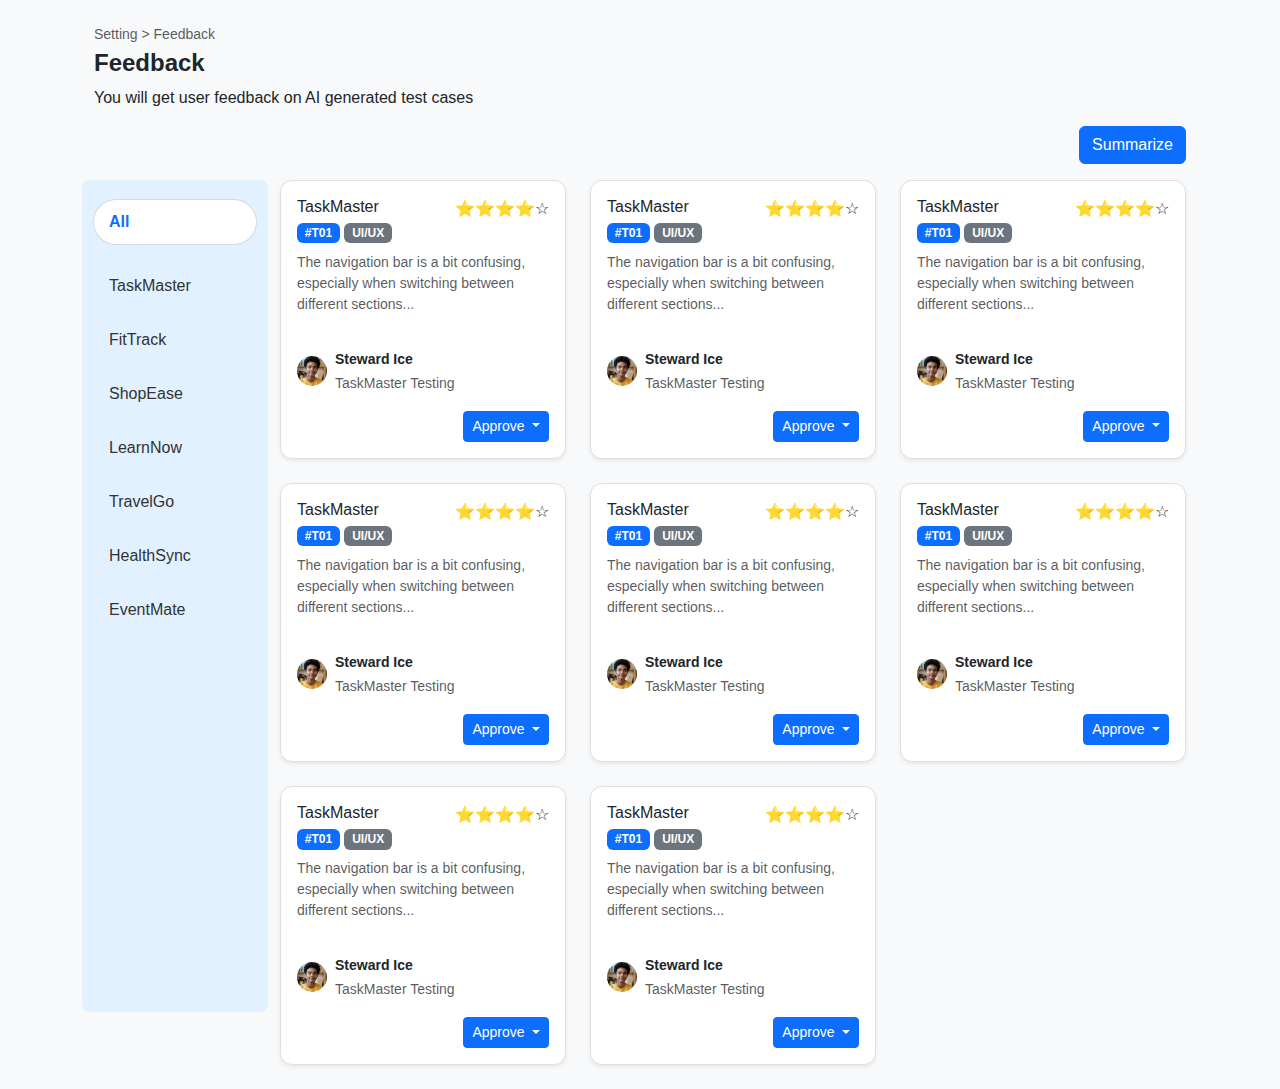
<file: chandru-task/index.html>
<!DOCTYPE html>
<html lang="en">
  <head>
    <meta charset="UTF-8" />
    <title>Feedback UI</title>
    <link
      href="https://cdn.jsdelivr.net/npm/bootstrap@5.3.3/dist/css/bootstrap.min.css"
      rel="stylesheet"
    />
    <link rel="stylesheet" href="style.css" />
  </head>
  <body>
    <div class="container p-4 bg-body-tertiary min-vh-100">
      <p class="text-muted small mb-1">Setting > Feedback</p>
      <h4 class="fw-bold">Feedback</h4>
      <p>You will get user feedback on AI generated test cases</p>
      <div class="d-flex justify-content-end mb-3">
        <button class="btn btn-primary">Summarize</button>
      </div>
      <div class="row">
        <!-- Sidebar -->
        <div class="col-md-2 mb-4 d-flex flex-column">
          <div class="sidebar">
            <div class="all-tab">All</div>
            <ul>
              <li><a href="#">TaskMaster</a></li>
              <li><a href="#">FitTrack</a></li>
              <li><a href="#">ShopEase</a></li>
              <li><a href="#">LearnNow</a></li>
              <li><a href="#">TravelGo</a></li>
              <li><a href="#">HealthSync</a></li>
              <li><a href="#">EventMate</a></li>
            </ul>
          </div>
        </div>

        <!-- Main content -->
        <div class="col-md-10">
          <div class="row g-4">
            <!-- Feedback Card -->
            <div class="col-md-4">
              <div class="card p-3 shadow-sm">
                <div class="d-flex justify-content-between align-items-start">
                  <div>
                    <h6 class="mb-1">TaskMaster</h6>
                    <span class="badge bg-primary">#T01</span>
                    <span class="badge bg-secondary">UI/UX</span>
                  </div>
                  <div>⭐⭐⭐⭐☆</div>
                </div>

                <p class="mt-2 small text-muted">
                  The navigation bar is a bit confusing, especially when
                  switching between different sections...
                </p>

                <div class="d-flex align-items-center gap-2 mt-3">
                  <img
                    src="assets/image/image1.jpg"
                    alt="avatar"
                    class="rounded-circle"
                  />
                  <div>
                    <small><strong>Steward Ice</strong></small
                    ><br />
                    <small class="text-muted">TaskMaster Testing</small>
                  </div>
                </div>

                <div class="d-flex justify-content-between mt-3">
                  <div class="approval-status"></div>
                  <div class="dropdown">
                    <button
                      class="btn btn-primary btn-sm dropdown-toggle approve-btn"
                      data-bs-toggle="dropdown"
                    >
                      Approve
                    </button>
                    <ul class="dropdown-menu">
                      <li>
                        <a
                          class="dropdown-item text-success approve-action"
                          href="#"
                          >Approved</a
                        >
                      </li>
                      <li>
                        <a
                          class="dropdown-item text-danger deny-action"
                          href="#"
                          >Deny</a
                        >
                      </li>
                    </ul>
                  </div>
                </div>
              </div>
            </div>
            <div class="col-md-4">
              <div class="card p-3 shadow-sm">
                <div class="d-flex justify-content-between align-items-start">
                  <div>
                    <h6 class="mb-1">TaskMaster</h6>
                    <span class="badge bg-primary">#T01</span>
                    <span class="badge bg-secondary">UI/UX</span>
                  </div>
                  <div>⭐⭐⭐⭐☆</div>
                </div>

                <p class="mt-2 small text-muted">
                  The navigation bar is a bit confusing, especially when
                  switching between different sections...
                </p>

                <div class="d-flex align-items-center gap-2 mt-3">
                  <img
                    src="assets/image/image1.jpg"
                    alt="avatar"
                    class="rounded-circle"
                  />
                  <div>
                    <small><strong>Steward Ice</strong></small
                    ><br />
                    <small class="text-muted">TaskMaster Testing</small>
                  </div>
                </div>

                <div class="d-flex justify-content-between mt-3">
                  <div class="approval-status"></div>
                  <div class="dropdown">
                    <button
                      class="btn btn-primary btn-sm dropdown-toggle approve-btn"
                      data-bs-toggle="dropdown"
                    >
                      Approve
                    </button>
                    <ul class="dropdown-menu">
                      <li>
                        <a
                          class="dropdown-item text-success approve-action"
                          href="#"
                          >Approved</a
                        >
                      </li>
                      <li>
                        <a
                          class="dropdown-item text-danger deny-action"
                          href="#"
                          >Deny</a
                        >
                      </li>
                    </ul>
                  </div>
                </div>
              </div>
            </div>
            <div class="col-md-4">
              <div class="card p-3 shadow-sm">
                <div class="d-flex justify-content-between align-items-start">
                  <div>
                    <h6 class="mb-1">TaskMaster</h6>
                    <span class="badge bg-primary">#T01</span>
                    <span class="badge bg-secondary">UI/UX</span>
                  </div>
                  <div>⭐⭐⭐⭐☆</div>
                </div>

                <p class="mt-2 small text-muted">
                  The navigation bar is a bit confusing, especially when
                  switching between different sections...
                </p>

                <div class="d-flex align-items-center gap-2 mt-3">
                  <img
                    src="assets/image/image1.jpg"
                    alt="avatar"
                    class="rounded-circle"
                  />
                  <div>
                    <small><strong>Steward Ice</strong></small
                    ><br />
                    <small class="text-muted">TaskMaster Testing</small>
                  </div>
                </div>
                <div class="d-flex justify-content-between mt-3">
                  <div class="approval-status"></div>
                  <div class="dropdown">
                    <button
                      class="btn btn-primary btn-sm dropdown-toggle approve-btn"
                      data-bs-toggle="dropdown"
                    >
                      Approve
                    </button>
                    <ul class="dropdown-menu">
                      <li>
                        <a
                          class="dropdown-item text-success approve-action"
                          href="#"
                          >Approved</a
                        >
                      </li>
                      <li>
                        <a
                          class="dropdown-item text-danger deny-action"
                          href="#"
                          >Deny</a
                        >
                      </li>
                    </ul>
                  </div>
                </div>
              </div>
            </div>
            <div class="col-md-4">
              <div class="card p-3 shadow-sm">
                <div class="d-flex justify-content-between align-items-start">
                  <div>
                    <h6 class="mb-1">TaskMaster</h6>
                    <span class="badge bg-primary">#T01</span>
                    <span class="badge bg-secondary">UI/UX</span>
                  </div>
                  <div>⭐⭐⭐⭐☆</div>
                </div>

                <p class="mt-2 small text-muted">
                  The navigation bar is a bit confusing, especially when
                  switching between different sections...
                </p>

                <div class="d-flex align-items-center gap-2 mt-3">
                  <img
                    src="assets/image/image1.jpg"
                    alt="avatar"
                    class="rounded-circle"
                  />
                  <div>
                    <small><strong>Steward Ice</strong></small
                    ><br />
                    <small class="text-muted">TaskMaster Testing</small>
                  </div>
                </div>

                <div class="d-flex justify-content-between mt-3">
                  <div class="approval-status"></div>
                  <div class="dropdown">
                    <button
                      class="btn btn-primary btn-sm dropdown-toggle approve-btn"
                      data-bs-toggle="dropdown"
                    >
                      Approve
                    </button>
                    <ul class="dropdown-menu">
                      <li>
                        <a
                          class="dropdown-item text-success approve-action"
                          href="#"
                          >Approved</a
                        >
                      </li>
                      <li>
                        <a
                          class="dropdown-item text-danger deny-action"
                          href="#"
                          >Deny</a
                        >
                      </li>
                    </ul>
                  </div>
                </div>
              </div>
            </div>
            <div class="col-md-4">
              <div class="card p-3 shadow-sm">
                <div class="d-flex justify-content-between align-items-start">
                  <div>
                    <h6 class="mb-1">TaskMaster</h6>
                    <span class="badge bg-primary">#T01</span>
                    <span class="badge bg-secondary">UI/UX</span>
                  </div>
                  <div>⭐⭐⭐⭐☆</div>
                </div>

                <p class="mt-2 small text-muted">
                  The navigation bar is a bit confusing, especially when
                  switching between different sections...
                </p>

                <div class="d-flex align-items-center gap-2 mt-3">
                  <img
                    src="assets/image/image1.jpg"
                    alt="avatar"
                    class="rounded-circle"
                  />
                  <div>
                    <small><strong>Steward Ice</strong></small
                    ><br />
                    <small class="text-muted">TaskMaster Testing</small>
                  </div>
                </div>

                <div class="d-flex justify-content-between mt-3">
                  <div class="approval-status"></div>
                  <div class="dropdown">
                    <button
                      class="btn btn-primary btn-sm dropdown-toggle approve-btn"
                      data-bs-toggle="dropdown"
                    >
                      Approve
                    </button>
                    <ul class="dropdown-menu">
                      <li>
                        <a
                          class="dropdown-item text-success approve-action"
                          href="#"
                          >Approved</a
                        >
                      </li>
                      <li>
                        <a
                          class="dropdown-item text-danger deny-action"
                          href="#"
                          >Deny</a
                        >
                      </li>
                    </ul>
                  </div>
                </div>
              </div>
            </div>
            <div class="col-md-4">
              <div class="card p-3 shadow-sm">
                <div class="d-flex justify-content-between align-items-start">
                  <div>
                    <h6 class="mb-1">TaskMaster</h6>
                    <span class="badge bg-primary">#T01</span>
                    <span class="badge bg-secondary">UI/UX</span>
                  </div>
                  <div>⭐⭐⭐⭐☆</div>
                </div>

                <p class="mt-2 small text-muted">
                  The navigation bar is a bit confusing, especially when
                  switching between different sections...
                </p>

                <div class="d-flex align-items-center gap-2 mt-3">
                  <img
                    src="assets/image/image1.jpg"
                    alt="avatar"
                    class="rounded-circle"
                  />
                  <div>
                    <small><strong>Steward Ice</strong></small
                    ><br />
                    <small class="text-muted">TaskMaster Testing</small>
                  </div>
                </div>

                <div class="d-flex justify-content-between mt-3">
                  <div class="approval-status"></div>
                  <div class="dropdown">
                    <button
                      class="btn btn-primary btn-sm dropdown-toggle approve-btn"
                      data-bs-toggle="dropdown"
                    >
                      Approve
                    </button>
                    <ul class="dropdown-menu">
                      <li>
                        <a
                          class="dropdown-item text-success approve-action"
                          href="#"
                          >Approved</a
                        >
                      </li>
                      <li>
                        <a
                          class="dropdown-item text-danger deny-action"
                          href="#"
                          >Deny</a
                        >
                      </li>
                    </ul>
                  </div>
                </div>
              </div>
            </div>
            <div class="col-md-4">
              <div class="card p-3 shadow-sm">
                <div class="d-flex justify-content-between align-items-start">
                  <div>
                    <h6 class="mb-1">TaskMaster</h6>
                    <span class="badge bg-primary">#T01</span>
                    <span class="badge bg-secondary">UI/UX</span>
                  </div>
                  <div>⭐⭐⭐⭐☆</div>
                </div>

                <p class="mt-2 small text-muted">
                  The navigation bar is a bit confusing, especially when
                  switching between different sections...
                </p>

                <div class="d-flex align-items-center gap-2 mt-3">
                  <img
                    src="assets/image/image1.jpg"
                    alt="avatar"
                    class="rounded-circle"
                  />
                  <div>
                    <small><strong>Steward Ice</strong></small
                    ><br />
                    <small class="text-muted">TaskMaster Testing</small>
                  </div>
                </div>
                <div class="d-flex justify-content-between mt-3">
                  <div class="approval-status"></div>
                  <div class="dropdown">
                    <button
                      class="btn btn-primary btn-sm dropdown-toggle approve-btn"
                      data-bs-toggle="dropdown"
                    >
                      Approve
                    </button>
                    <ul class="dropdown-menu">
                      <li>
                        <a
                          class="dropdown-item text-success approve-action"
                          href="#"
                          >Approved</a
                        >
                      </li>
                      <li>
                        <a
                          class="dropdown-item text-danger deny-action"
                          href="#"
                          >Deny</a
                        >
                      </li>
                    </ul>
                  </div>
                </div>
              </div>
            </div>
            <div class="col-md-4">
              <div class="card p-3 shadow-sm">
                <div class="d-flex justify-content-between align-items-start">
                  <div>
                    <h6 class="mb-1">TaskMaster</h6>
                    <span class="badge bg-primary">#T01</span>
                    <span class="badge bg-secondary">UI/UX</span>
                  </div>
                  <div>⭐⭐⭐⭐☆</div>
                </div>

                <p class="mt-2 small text-muted">
                  The navigation bar is a bit confusing, especially when
                  switching between different sections...
                </p>

                <div class="d-flex align-items-center gap-2 mt-3">
                  <img
                    src="assets/image/image1.jpg"
                    alt="avatar"
                    class="rounded-circle"
                  />
                  <div>
                    <small><strong>Steward Ice</strong></small
                    ><br />
                    <small class="text-muted">TaskMaster Testing</small>
                  </div>
                </div>
                <div class="d-flex justify-content-between mt-3">
                  <div class="approval-status"></div>
                  <div class="dropdown">
                    <button
                      class="btn btn-primary btn-sm dropdown-toggle approve-btn"
                      data-bs-toggle="dropdown"
                    >
                      Approve
                    </button>
                    <ul class="dropdown-menu">
                      <li>
                        <a
                          class="dropdown-item text-success approve-action"
                          href="#"
                          >Approved</a
                        >
                      </li>
                      <li>
                        <a
                          class="dropdown-item text-danger deny-action"
                          href="#"
                          >Deny</a
                        >
                      </li>
                    </ul>
                  </div>
                </div>
              </div>
            </div>
          </div>
        </div>
      </div>
    </div>

    <script src="https://code.jquery.com/jquery-3.7.0.min.js"></script>
    <script src="https://cdn.jsdelivr.net/npm/bootstrap@5.3.3/dist/js/bootstrap.bundle.min.js"></script>
    <script src="script.js"></script>
  </body>
</html>
</file>
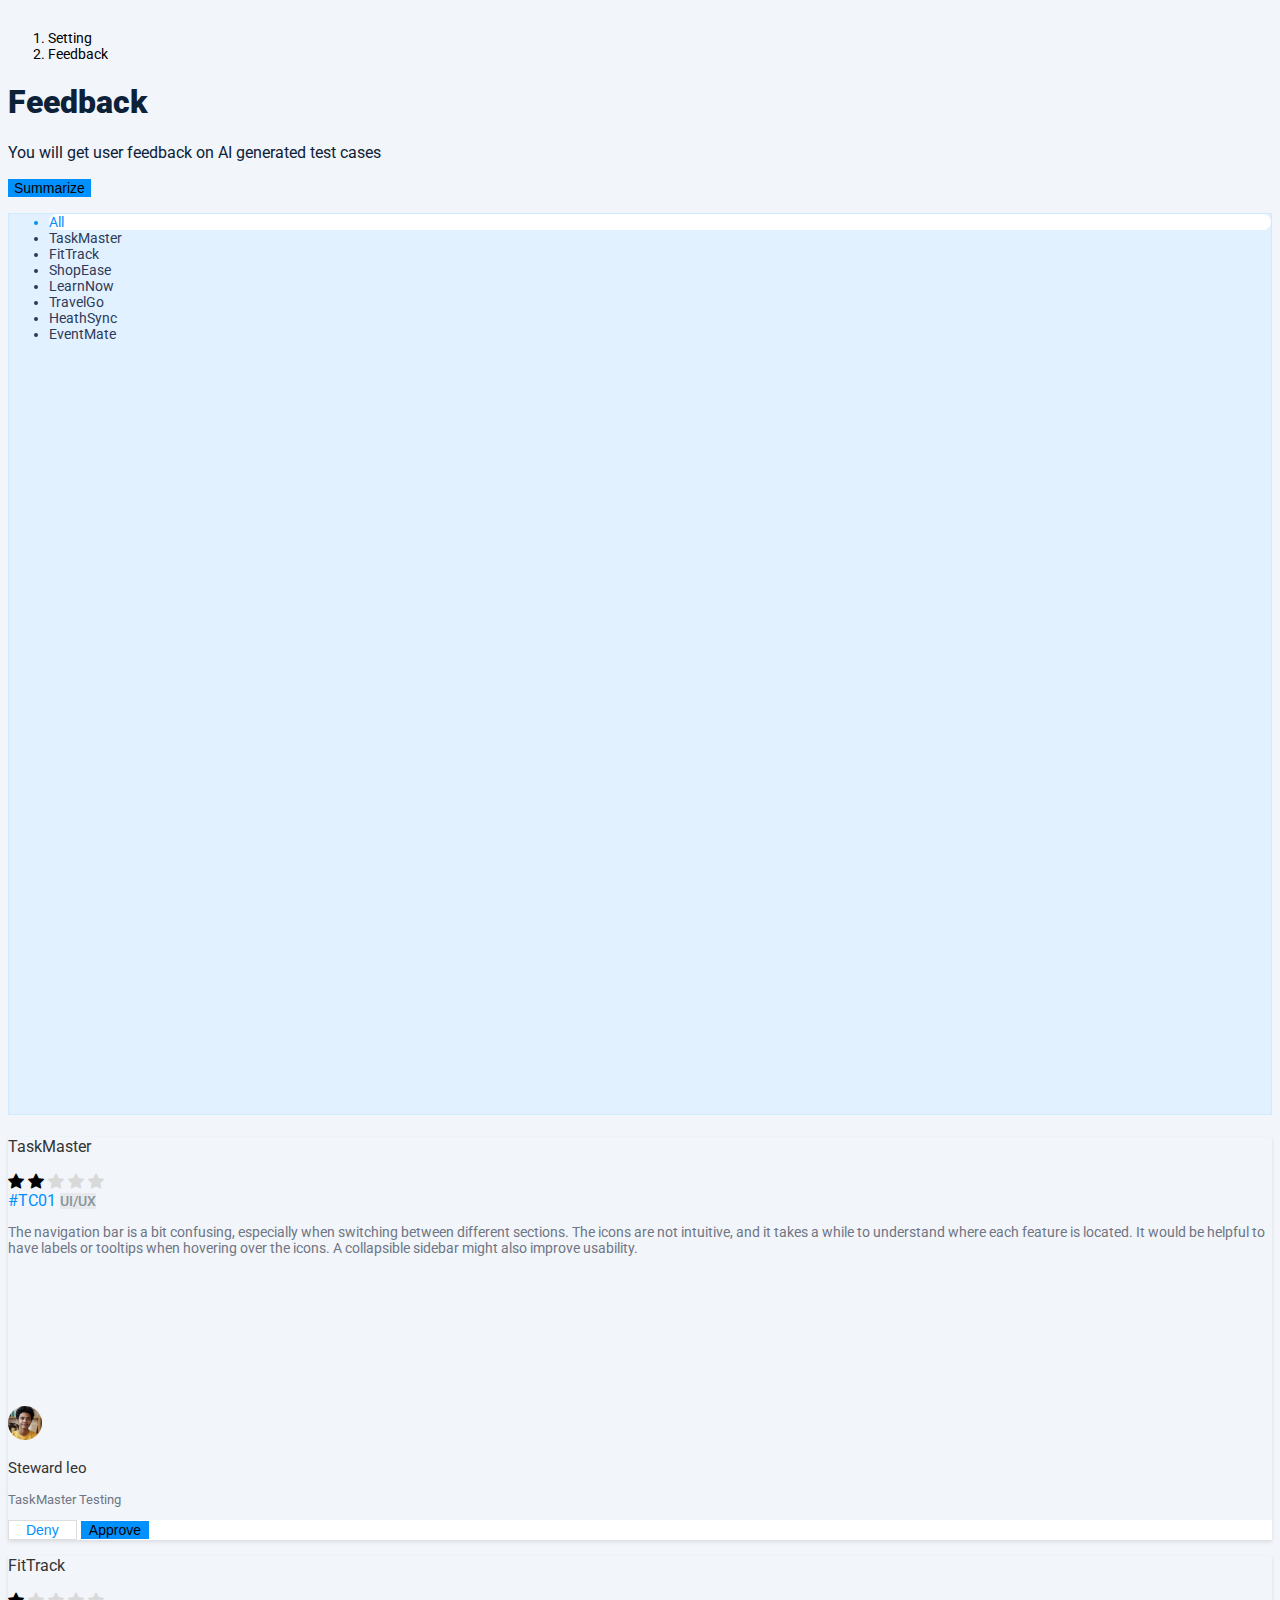
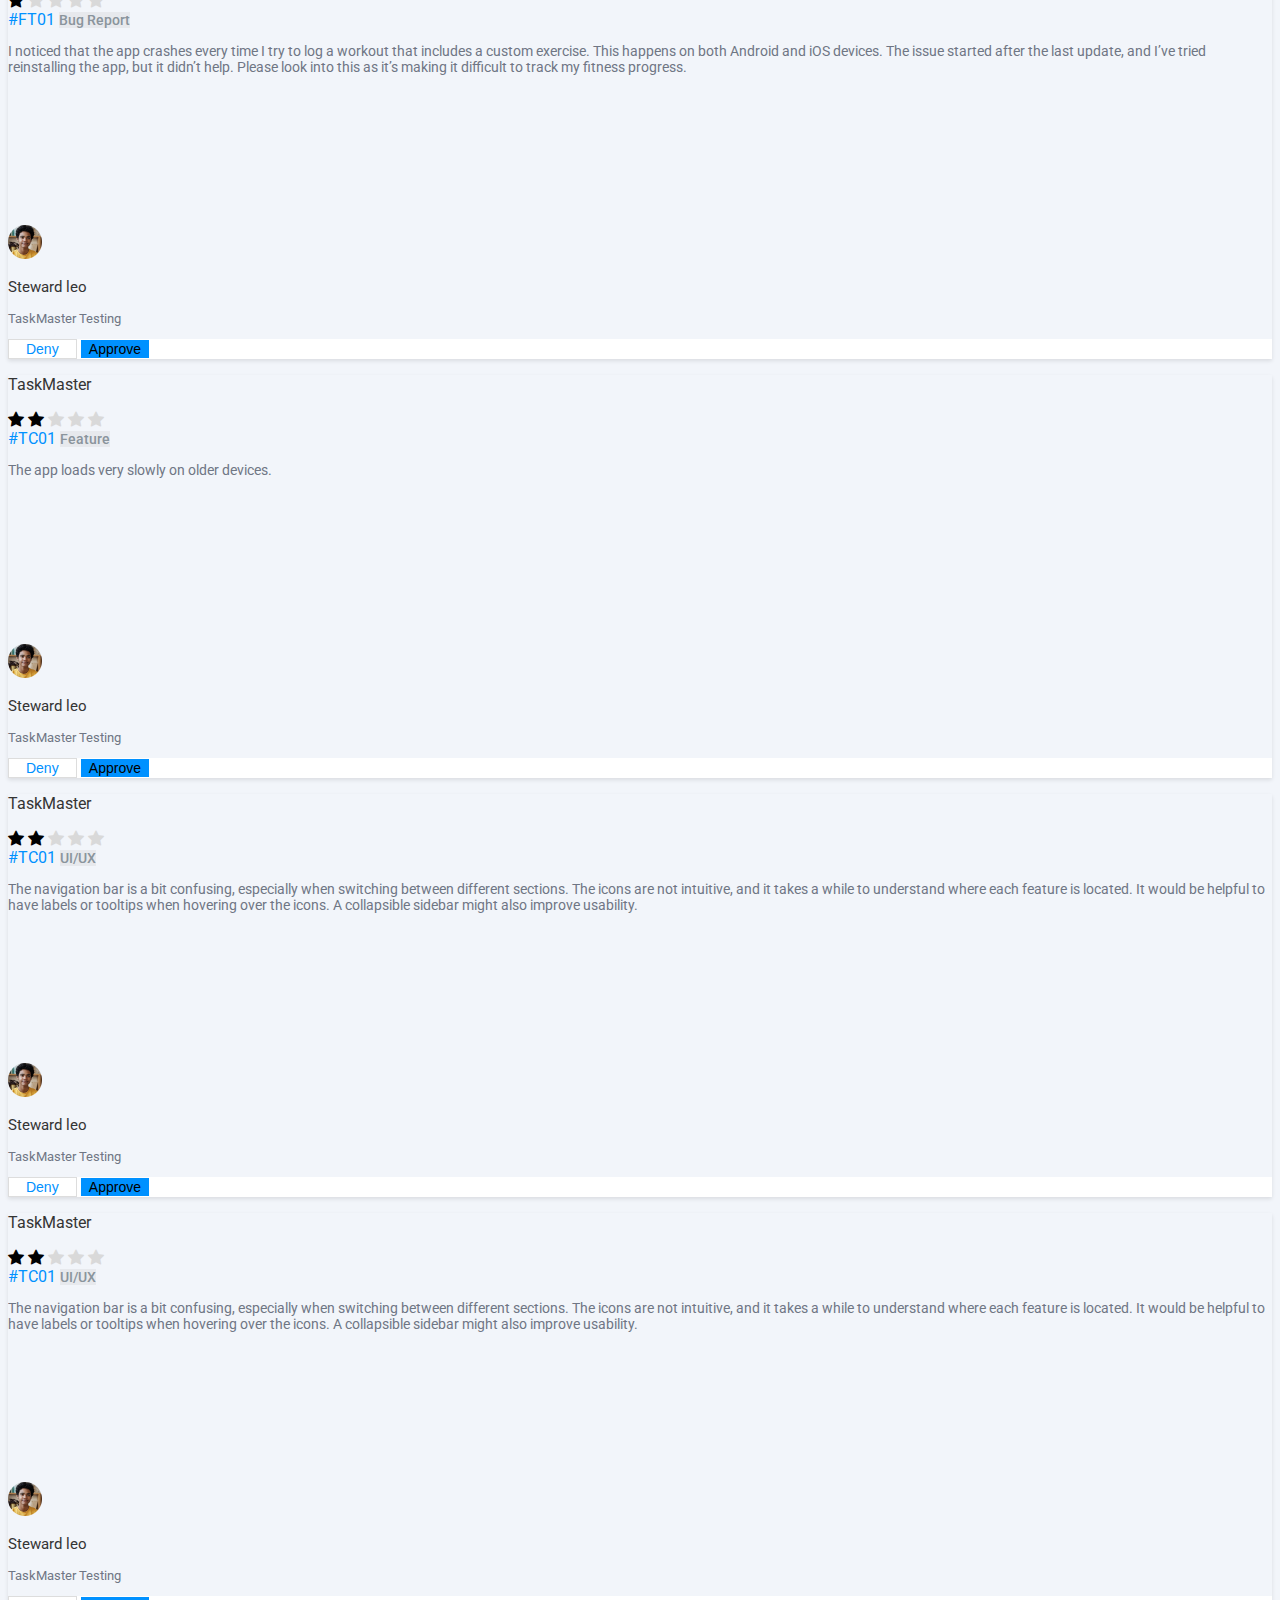
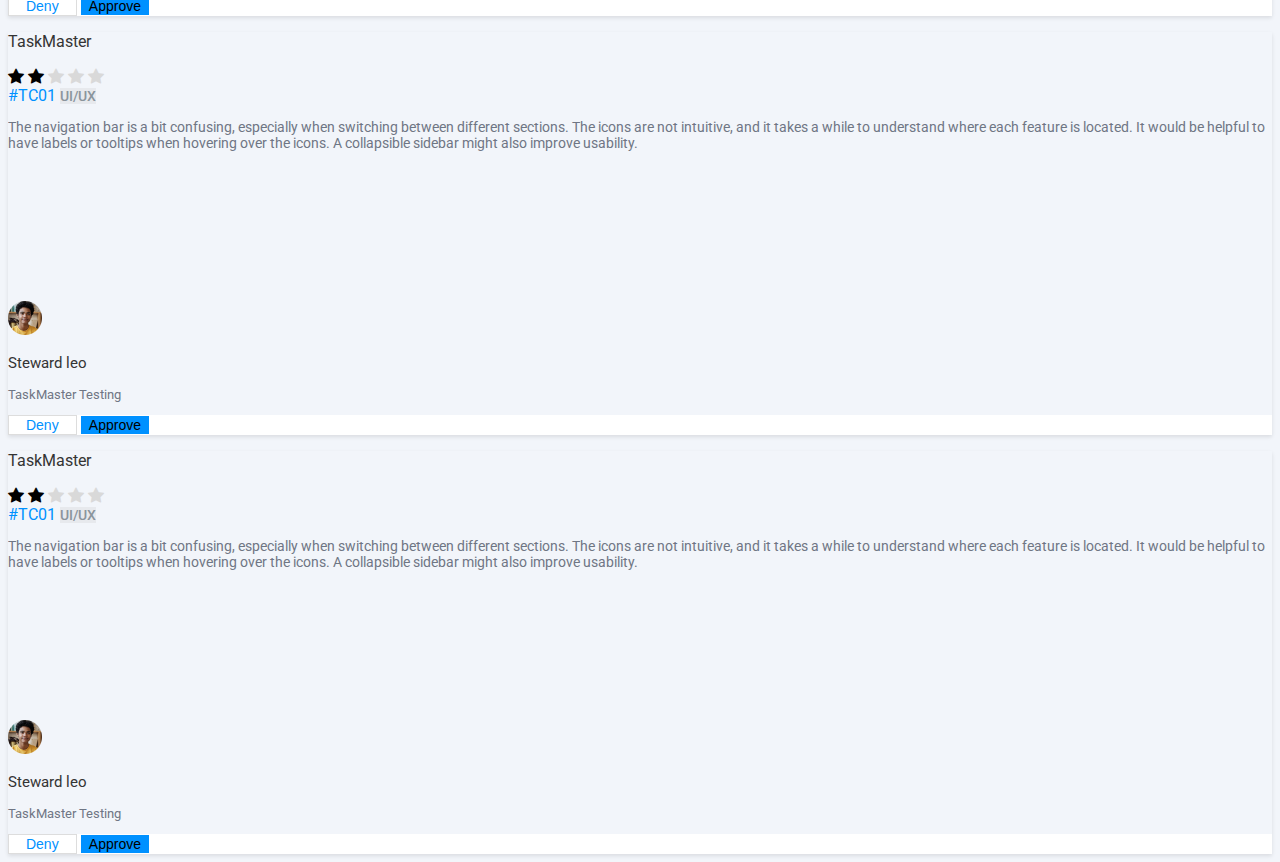
<file: keerthi-task/index.html>
<!DOCTYPE html>
<html lang="en">

<head>
    <meta charset="UTF-8">
    <meta name="viewport" content="width=device-width, initial-scale=1.0">
    <title>Feedback</title>
    <link href="https://cdn.jsdelivr.net/npm/bootstrap@5.3.7/dist/css/bootstrap.min.css" rel="stylesheet"
        integrity="sha384-LN+7fdVzj6u52u30Kp6M/trliBMCMKTyK833zpbD+pXdCLuTusPj697FH4R/5mcr" crossorigin="anonymous">
    <link rel="preconnect" href="https://fonts.googleapis.com">
    <link rel="preconnect" href="https://fonts.gstatic.com" crossorigin>
    <link href="https://fonts.googleapis.com/css2?family=Inter:wght@400;700&family=Roboto:wght@400;700&display=swap"
        rel="stylesheet">
    <link rel="stylesheet" href="https://cdn.jsdelivr.net/npm/bootstrap-icons@1.11.1/font/bootstrap-icons.css">
    <link rel="stylesheet" href="style.css">
</head>

<body>
    <div class="container">
        <nav style="--bs-breadcrumb-divider: '>';" aria-label="breadcrumb" class="mt-3">
            <ol class="breadcrumb">
                <li class="breadcrumb-item custom-font">Setting</li>
                <li class="breadcrumb-item active custom-font" aria-current="page">Feedback</li>
            </ol>
        </nav>
        <h1 class="heading"><strong>Feedback</strong></h1>
        <div class="d-flex align-items-end justify-content-between mb-5">
            <p class="para">You will get user feedback on AI generated test cases</p>
            <button type="button" class="btn btn-primary">Summarize</button>
        </div>
        <div class="row">
            <aside class="col-2 d-none d-sm-block">
                <ul class="list-group px-2 py-3 rounded-3 sidebar">
                    <li class="list-group-item active">All</li>
                    <li class="list-group-item my-1">TaskMaster</li>
                    <li class="list-group-item my-1">FitTrack</li>
                    <li class="list-group-item my-1">ShopEase</li>
                    <li class="list-group-item my-1">LearnNow</li>
                    <li class="list-group-item my-1">TravelGo</li>
                    <li class="list-group-item my-1">HeathSync</li>
                    <li class="list-group-item my-1">EventMate</li>
                </ul>
            </aside>
            <main class="col-sm-10 col-xs-12">
                <div class="row">
                    <div class="col-lg-4 col-md-6 col-sm-6 mb-4">
                        <div class="card">
                            <div class="card-body px-3 py-3">
                                <div class="d-flex justify-content-between align-items-center">
                                    <p class="card-title fs-6 fw-semibold mb-0">TaskMaster</p>
                                    <div class="star-rating readonly">
                                        <i class="bi bi-star-fill text-warning"></i>
                                        <i class="bi bi-star-fill text-warning"></i>
                                        <i class="bi bi-star-fill bi-star-unrated"></i>
                                        <i class="bi bi-star-fill bi-star-unrated"></i>
                                        <i class="bi bi-star-fill bi-star-unrated"></i>
                                    </div>
                                </div>
                                <div class="mb-2">
                                    <a href="#" target="_blank" class="custom-text">#TC01</a>
                                    <span class="badge text-bg-secondary custom-badge mx-2">UI/UX</span>
                                </div>
                                <p class="card-text mt-3">
                                    The navigation bar is a bit confusing, especially when switching between different
                                    sections. The icons are not intuitive, and it takes a while to understand where each
                                    feature is located. It would be helpful to have labels or tooltips when hovering
                                    over the icons. A collapsible sidebar might also improve usability.
                                </p>
                                <div class="d-flex align-items-center mt-3">
                                    <img src="user-image.png" class="img" height="34" alt="User">
                                    <div class="ms-2 user-details">
                                        <p class="name fw-semibold mb-0">Steward leo</p>
                                        <p class="text fw-medium mb-0">TaskMaster Testing</p>
                                    </div>
                                </div>
                            </div>
                            <div class="card-footer">
                                <div class="row align-items-center">
                                    <div class="col-4 pe-0">
                                        <div class="approved" id="approved" style="display:none;">
                                            <p class="my-0 approved-title"><em>Approved by</em></p>
                                            <p class="my-0 approved-name"><strong>Arjun Paniyan</strong></p>
                                        </div>
                                    </div>
                                    <div class="col-8 text-end">
                                        <div class="btn-group cst-btn-group" id="button-2" style="display:none;">
                                            <button type="button" class="btn btn-light dropdown-toggle"
                                                data-bs-toggle="dropdown" aria-expanded="false">
                                                Approved
                                            </button>
                                            <ul class="dropdown-menu">
                                                <li><a class="dropdown-item">Approved</a></li>
                                                <li><a class="dropdown-item">Denied</a></li>
                                            </ul>
                                        </div>
                                    </div>
                                    <div class="col-12 text-end">
                                        <div id="button-1">
                                            <button type="button" class="btn btn-light cust-btn me-2">Deny</button>
                                            <button type="button" class="btn btn-primary cust-btn">Approve</button>
                                        </div>
                                    </div>
                                </div>
                            </div>
                        </div>
                    </div>
                    <div class="col-lg-4 col-md-6 col-sm-6 mb-4">
                        <div class="card">
                            <div class="card-body px-3 py-3">
                                <div class="d-flex justify-content-between align-items-center">
                                    <p class="card-title fs-6 fw-semibold mb-0">FitTrack</p>
                                    <div class="star-rating readonly">
                                        <i class="bi bi-star-fill text-warning"></i>
                                        <i class="bi bi-star-fill bi-star-unrated"></i>
                                        <i class="bi bi-star-fill bi-star-unrated"></i>
                                        <i class="bi bi-star-fill bi-star-unrated"></i>
                                        <i class="bi bi-star-fill bi-star-unrated"></i>
                                    </div>
                                </div>
                                <div class="mb-2">
                                    <a href="#" target="_blank" class="custom-text">#FT01</a>
                                    <span class="badge text-bg-secondary custom-badge mx-2">Bug Report</span>
                                </div>
                                <p class="card-text mt-3">
                                    I noticed that the app crashes every time I try to log a workout that includes a custom exercise. This happens on both Android and iOS devices. The issue started after the last update, and I’ve tried reinstalling the app, but it didn’t help. Please look into this as it’s making it difficult to track my fitness progress.
                                </p>
                                <div class="d-flex align-items-center mt-3">
                                    <img src="user-image.png" class="img" height="34" alt="User">
                                    <div class="ms-2 user-details">
                                        <p class="name fw-semibold mb-0">Steward leo</p>
                                        <p class="text fw-medium mb-0">TaskMaster Testing</p>
                                    </div>
                                </div>
                            </div>
                            <div class="card-footer">
                                <div class="row align-items-center">
                                    <div class="col-4 pe-0">
                                        <div class="approved" id="approved" style="display:none;">
                                            <p class="my-0 approved-title"><em>Approved by</em></p>
                                            <p class="my-0 approved-name"><strong>Arjun Paniyan</strong></p>
                                        </div>
                                    </div>
                                    <div class="col-8 text-end">
                                        <div class="btn-group cst-btn-group" id="button-2" style="display:none;">
                                            <button type="button" class="btn btn-light dropdown-toggle"
                                                data-bs-toggle="dropdown" aria-expanded="false">
                                                Approved
                                            </button>
                                            <ul class="dropdown-menu">
                                                <li><a class="dropdown-item">Approved</a></li>
                                                <li><a class="dropdown-item">Denied</a></li>
                                            </ul>
                                        </div>
                                    </div>
                                    <div class="col-12 text-end">
                                        <div id="button-1">
                                            <button type="button" class="btn btn-light cust-btn me-2">Deny</button>
                                            <button type="button" class="btn btn-primary cust-btn">Approve</button>
                                        </div>
                                    </div>
                                </div>
                            </div>
                        </div>
                    </div>
                    <div class="col-lg-4 col-md-6 col-sm-6 mb-4">
                        <div class="card">
                            <div class="card-body px-3 py-3">
                                <div class="d-flex justify-content-between align-items-center">
                                    <p class="card-title fs-6 fw-semibold mb-0">TaskMaster</p>
                                    <div class="star-rating readonly">
                                        <i class="bi bi-star-fill text-warning"></i>
                                        <i class="bi bi-star-fill text-warning"></i>
                                        <i class="bi bi-star-fill bi-star-unrated"></i>
                                        <i class="bi bi-star-fill bi-star-unrated"></i>
                                        <i class="bi bi-star-fill bi-star-unrated"></i>
                                    </div>
                                </div>
                                <div class="mb-2">
                                    <a href="#" target="_blank" class="custom-text">#TC01</a>
                                    <span class="badge text-bg-secondary custom-badge mx-2">Feature</span>
                                </div>
                                <p class="card-text mt-3">
                                   The app loads very slowly on older devices.
                                </p>
                                <div class="d-flex align-items-center mt-3">
                                    <img src="user-image.png" class="img" height="34" alt="User">
                                    <div class="ms-2 user-details">
                                        <p class="name fw-semibold mb-0">Steward leo</p>
                                        <p class="text fw-medium mb-0">TaskMaster Testing</p>
                                    </div>
                                </div>
                            </div>
                            <div class="card-footer">
                                <div class="row align-items-center">
                                    <div class="col-4 pe-0">
                                        <div class="approved" id="approved" style="display:none;">
                                            <p class="my-0 approved-title"><em>Approved by</em></p>
                                            <p class="my-0 approved-name"><strong>Arjun Paniyan</strong></p>
                                        </div>
                                    </div>
                                    <div class="col-8 text-end">
                                        <div class="btn-group cst-btn-group" id="button-2" style="display:none;">
                                            <button type="button" class="btn btn-light dropdown-toggle"
                                                data-bs-toggle="dropdown" aria-expanded="false">
                                                Approved
                                            </button>
                                            <ul class="dropdown-menu">
                                                <li><a class="dropdown-item">Approved</a></li>
                                                <li><a class="dropdown-item">Denied</a></li>
                                            </ul>
                                        </div>
                                    </div>
                                    <div class="col-12 text-end">
                                        <div id="button-1">
                                            <button type="button" class="btn btn-light cust-btn me-2">Deny</button>
                                            <button type="button" class="btn btn-primary cust-btn">Approve</button>
                                        </div>
                                    </div>
                                </div>
                            </div>
                        </div>
                    </div>
                    <div class="col-lg-4 col-md-6 col-sm-6 mb-4">
                        <div class="card">
                            <div class="card-body px-3 py-3">
                                <div class="d-flex justify-content-between align-items-center">
                                    <p class="card-title fs-6 fw-semibold mb-0">TaskMaster</p>
                                    <div class="star-rating readonly">
                                        <i class="bi bi-star-fill text-warning"></i>
                                        <i class="bi bi-star-fill text-warning"></i>
                                        <i class="bi bi-star-fill bi-star-unrated"></i>
                                        <i class="bi bi-star-fill bi-star-unrated"></i>
                                        <i class="bi bi-star-fill bi-star-unrated"></i>
                                    </div>
                                </div>
                                <div class="mb-2">
                                    <a href="#" target="_blank" class="custom-text">#TC01</a>
                                    <span class="badge text-bg-secondary custom-badge mx-2">UI/UX</span>
                                </div>
                                <p class="card-text mt-3">
                                    The navigation bar is a bit confusing, especially when switching between different
                                    sections. The icons are not intuitive, and it takes a while to understand where each
                                    feature is located. It would be helpful to have labels or tooltips when hovering
                                    over the icons. A collapsible sidebar might also improve usability.
                                </p>
                                <div class="d-flex align-items-center mt-3">
                                    <img src="user-image.png" class="img" height="34" alt="User">
                                    <div class="ms-2 user-details">
                                        <p class="name fw-semibold mb-0">Steward leo</p>
                                        <p class="text fw-medium mb-0">TaskMaster Testing</p>
                                    </div>
                                </div>
                            </div>
                            <div class="card-footer">
                                <div class="row align-items-center">
                                    <div class="col-4 pe-0">
                                        <div class="approved" id="approved" style="display:none;">
                                            <p class="my-0 approved-title"><em>Approved by</em></p>
                                            <p class="my-0 approved-name"><strong>Arjun Paniyan</strong></p>
                                        </div>
                                    </div>
                                    <div class="col-8 text-end">
                                        <div class="btn-group cst-btn-group" id="button-2" style="display:none;">
                                            <button type="button" class="btn btn-light dropdown-toggle"
                                                data-bs-toggle="dropdown" aria-expanded="false">
                                                Approved
                                            </button>
                                            <ul class="dropdown-menu">
                                                <li><a class="dropdown-item">Approved</a></li>
                                                <li><a class="dropdown-item">Denied</a></li>
                                            </ul>
                                        </div>
                                    </div>
                                    <div class="col-12 text-end">
                                        <div id="button-1">
                                            <button type="button" class="btn btn-light cust-btn me-2">Deny</button>
                                            <button type="button" class="btn btn-primary cust-btn">Approve</button>
                                        </div>
                                    </div>
                                </div>
                            </div>
                        </div>
                    </div>
                    <div class="col-lg-4 col-md-6 col-sm-6 mb-4">
                        <div class="card">
                            <div class="card-body px-3 py-3">
                                <div class="d-flex justify-content-between align-items-center">
                                    <p class="card-title fs-6 fw-semibold mb-0">TaskMaster</p>
                                    <div class="star-rating readonly">
                                        <i class="bi bi-star-fill text-warning"></i>
                                        <i class="bi bi-star-fill text-warning"></i>
                                        <i class="bi bi-star-fill bi-star-unrated"></i>
                                        <i class="bi bi-star-fill bi-star-unrated"></i>
                                        <i class="bi bi-star-fill bi-star-unrated"></i>
                                    </div>
                                </div>
                                <div class="mb-2">
                                    <a href="#" target="_blank" class="custom-text">#TC01</a>
                                    <span class="badge text-bg-secondary custom-badge mx-2">UI/UX</span>
                                </div>
                                <p class="card-text mt-3">
                                    The navigation bar is a bit confusing, especially when switching between different
                                    sections. The icons are not intuitive, and it takes a while to understand where each
                                    feature is located. It would be helpful to have labels or tooltips when hovering
                                    over the icons. A collapsible sidebar might also improve usability.
                                </p>
                                <div class="d-flex align-items-center mt-3">
                                    <img src="user-image.png" class="img" height="34" alt="User">
                                    <div class="ms-2 user-details">
                                        <p class="name fw-semibold mb-0">Steward leo</p>
                                        <p class="text fw-medium mb-0">TaskMaster Testing</p>
                                    </div>
                                </div>
                            </div>
                            <div class="card-footer">
                                <div class="row align-items-center">
                                    <div class="col-4 pe-0">
                                        <div class="approved" id="approved" style="display:none;">
                                            <p class="my-0 approved-title"><em>Approved by</em></p>
                                            <p class="my-0 approved-name"><strong>Arjun Paniyan</strong></p>
                                        </div>
                                    </div>
                                    <div class="col-8 text-end">
                                        <div class="btn-group cst-btn-group" id="button-2" style="display:none;">
                                            <button type="button" class="btn btn-light dropdown-toggle"
                                                data-bs-toggle="dropdown" aria-expanded="false">
                                                Approved
                                            </button>
                                            <ul class="dropdown-menu">
                                                <li><a class="dropdown-item">Approved</a></li>
                                                <li><a class="dropdown-item">Denied</a></li>
                                            </ul>
                                        </div>
                                    </div>
                                    <div class="col-12 text-end">
                                        <div id="button-1">
                                            <button type="button" class="btn btn-light cust-btn me-2">Deny</button>
                                            <button type="button" class="btn btn-primary cust-btn">Approve</button>
                                        </div>
                                    </div>
                                </div>
                            </div>
                        </div>
                    </div>
                    <div class="col-lg-4 col-md-6 col-sm-6 mb-4">
                        <div class="card">
                            <div class="card-body px-3 py-3">
                                <div class="d-flex justify-content-between align-items-center">
                                    <p class="card-title fs-6 fw-semibold mb-0">TaskMaster</p>
                                    <div class="star-rating readonly">
                                        <i class="bi bi-star-fill text-warning"></i>
                                        <i class="bi bi-star-fill text-warning"></i>
                                        <i class="bi bi-star-fill bi-star-unrated"></i>
                                        <i class="bi bi-star-fill bi-star-unrated"></i>
                                        <i class="bi bi-star-fill bi-star-unrated"></i>
                                    </div>
                                </div>
                                <div class="mb-2">
                                    <a href="#" target="_blank" class="custom-text">#TC01</a>
                                    <span class="badge text-bg-secondary custom-badge mx-2">UI/UX</span>
                                </div>
                                <p class="card-text mt-3">
                                    The navigation bar is a bit confusing, especially when switching between different
                                    sections. The icons are not intuitive, and it takes a while to understand where each
                                    feature is located. It would be helpful to have labels or tooltips when hovering
                                    over the icons. A collapsible sidebar might also improve usability.
                                </p>
                                <div class="d-flex align-items-center mt-3">
                                    <img src="user-image.png" class="img" height="34" alt="User">
                                    <div class="ms-2 user-details">
                                        <p class="name fw-semibold mb-0">Steward leo</p>
                                        <p class="text fw-medium mb-0">TaskMaster Testing</p>
                                    </div>
                                </div>
                            </div>
                            <div class="card-footer">
                                <div class="row align-items-center">
                                    <div class="col-4 pe-0">
                                        <div class="approved" id="approved" style="display:none;">
                                            <p class="my-0 approved-title"><em>Approved by</em></p>
                                            <p class="my-0 approved-name"><strong>Arjun Paniyan</strong></p>
                                        </div>
                                    </div>
                                    <div class="col-8 text-end">
                                        <div class="btn-group cst-btn-group" id="button-2" style="display:none;">
                                            <button type="button" class="btn btn-light dropdown-toggle"
                                                data-bs-toggle="dropdown" aria-expanded="false">
                                                Approved
                                            </button>
                                            <ul class="dropdown-menu">
                                                <li><a class="dropdown-item">Approved</a></li>
                                                <li><a class="dropdown-item">Denied</a></li>
                                            </ul>
                                        </div>
                                    </div>
                                    <div class="col-12 text-end">
                                        <div id="button-1">
                                            <button type="button" class="btn btn-light cust-btn me-2">Deny</button>
                                            <button type="button" class="btn btn-primary cust-btn">Approve</button>
                                        </div>
                                    </div>
                                </div>
                            </div>
                        </div>
                    </div>
                    <div class="col-lg-4 col-md-6 col-sm-6 mb-4">
                        <div class="card">
                            <div class="card-body px-3 py-3">
                                <div class="d-flex justify-content-between align-items-center">
                                    <p class="card-title fs-6 fw-semibold mb-0">TaskMaster</p>
                                    <div class="star-rating readonly">
                                        <i class="bi bi-star-fill text-warning"></i>
                                        <i class="bi bi-star-fill text-warning"></i>
                                        <i class="bi bi-star-fill bi-star-unrated"></i>
                                        <i class="bi bi-star-fill bi-star-unrated"></i>
                                        <i class="bi bi-star-fill bi-star-unrated"></i>
                                    </div>
                                </div>
                                <div class="mb-2">
                                    <a href="#" target="_blank" class="custom-text">#TC01</a>
                                    <span class="badge text-bg-secondary custom-badge mx-2">UI/UX</span>
                                </div>
                                <p class="card-text mt-3">
                                    The navigation bar is a bit confusing, especially when switching between different
                                    sections. The icons are not intuitive, and it takes a while to understand where each
                                    feature is located. It would be helpful to have labels or tooltips when hovering
                                    over the icons. A collapsible sidebar might also improve usability.
                                </p>
                                <div class="d-flex align-items-center mt-3">
                                    <img src="user-image.png" class="img" height="34" alt="User">
                                    <div class="ms-2 user-details">
                                        <p class="name fw-semibold mb-0">Steward leo</p>
                                        <p class="text fw-medium mb-0">TaskMaster Testing</p>
                                    </div>
                                </div>
                            </div>
                            <div class="card-footer">
                                <div class="row align-items-center">
                                    <div class="col-4 pe-0">
                                        <div class="approved" id="approved" style="display:none;">
                                            <p class="my-0 approved-title"><em>Approved by</em></p>
                                            <p class="my-0 approved-name"><strong>Arjun Paniyan</strong></p>
                                        </div>
                                    </div>
                                    <div class="col-8 text-end">
                                        <div class="btn-group cst-btn-group" id="button-2" style="display:none;">
                                            <button type="button" class="btn btn-light dropdown-toggle"
                                                data-bs-toggle="dropdown" aria-expanded="false">
                                                Approved
                                            </button>
                                            <ul class="dropdown-menu">
                                                <li><a class="dropdown-item">Approved</a></li>
                                                <li><a class="dropdown-item">Denied</a></li>
                                            </ul>
                                        </div>
                                    </div>
                                    <div class="col-12 text-end">
                                        <div id="button-1">
                                            <button type="button" class="btn btn-light cust-btn me-2">Deny</button>
                                            <button type="button" class="btn btn-primary cust-btn">Approve</button>
                                        </div>
                                    </div>
                                </div>
                            </div>
                        </div>
                    </div>
                </div>
            </main>
        </div>
    </div>
    <script>
        document.addEventListener('DOMContentLoaded', () => {
            document.querySelectorAll('.card').forEach(card => {
                const button1 = card.querySelector('#button-1');
                const button2 = card.querySelector('#button-2');
                const dropdownMenu = button2.querySelector('.dropdown-menu');
                const approvedText = card.querySelector('#approved');
                const btnLight = button2.querySelector('.btn-light');

                const updateApproval = value => {
                    approvedText.style.display = 'block';
                    approvedText.querySelector('.approved-title').textContent = value === 'Approved' ? 'Approved by' : 'Denied by';
                    button1.style.display = 'none';
                    button2.style.display = 'inline-block';
                    btnLight.innerHTML = `<i class="bi ${value === 'Approved' ? 'bi-check-circle' : 'bi-x-circle'}"></i> ${value}`;
                    btnLight.style.color = value === 'Approved' ? '#1AAB4D' : '#EF4151';
                };

                button1.querySelectorAll('.cust-btn').forEach((btn, idx) => {
                    btn.addEventListener('click', () => updateApproval(idx === 1 ? 'Approved' : 'Denied'));
                });

                dropdownMenu.addEventListener('click', e => {
                    if (e.target.classList.contains('dropdown-item')) {
                        updateApproval(e.target.textContent.trim());
                    }
                });
            });
        });
    </script>
    <script src="https://cdn.jsdelivr.net/npm/bootstrap@5.3.7/dist/js/bootstrap.bundle.min.js"
        integrity="sha384-ndDqU0Gzau9qJ1lfW4pNLlhNTkCfHzAVBReH9diLvGRem5+R9g2FzA8ZGN954O5Q"
        crossorigin="anonymous"></script>
</body>

</html>
</file>
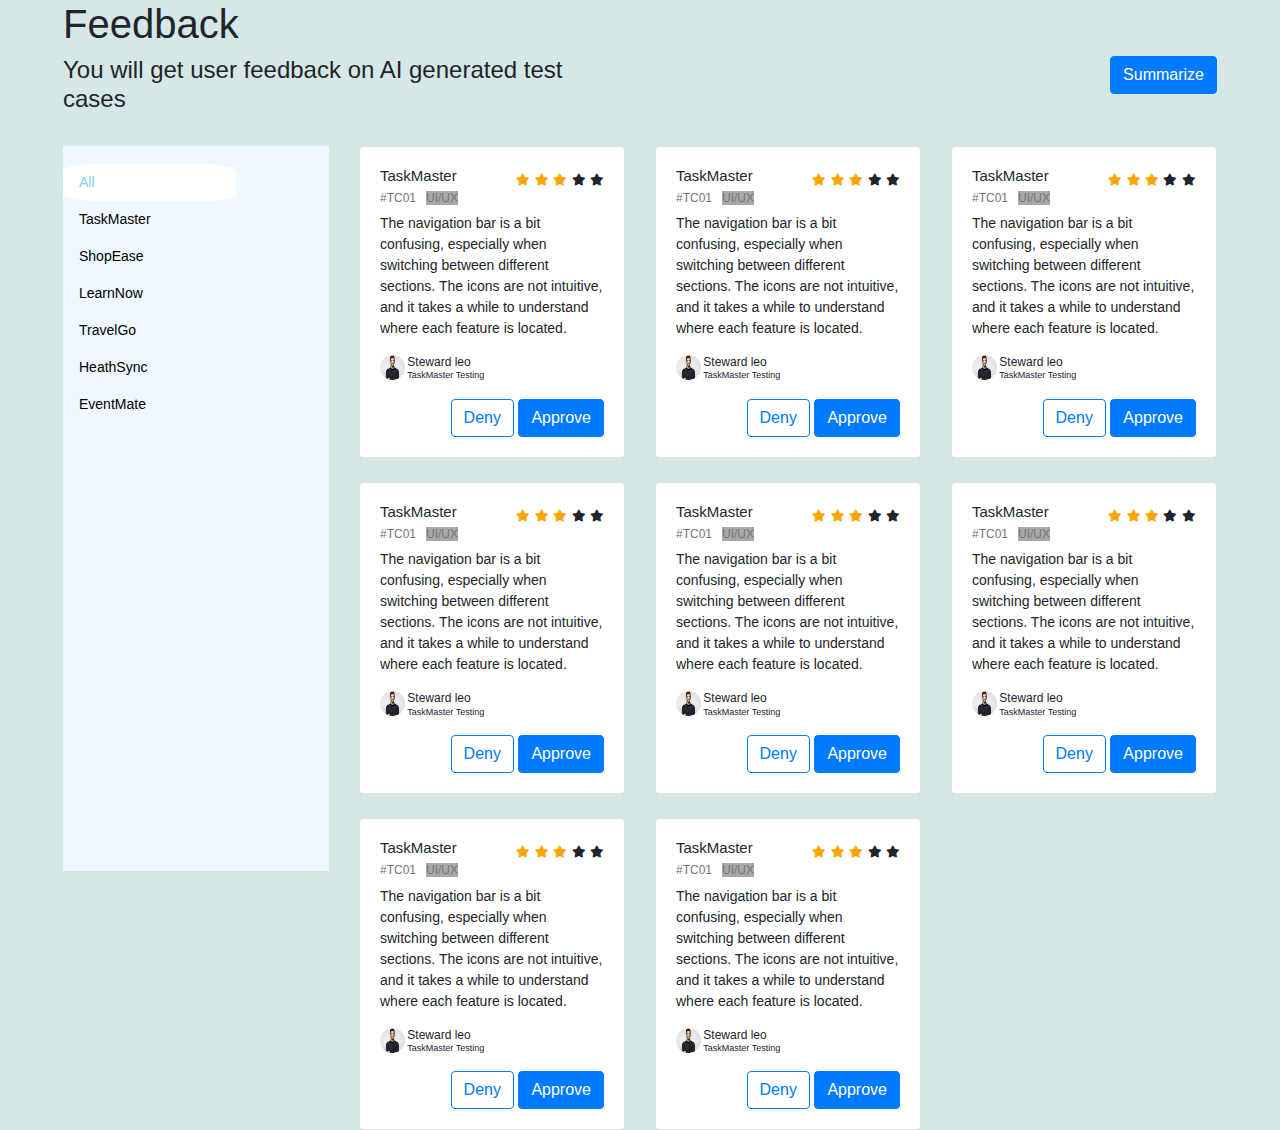
<file: shreyash-task/index.html>
<!doctype html>
<html lang="en">
  <head>
    <!-- Required meta tags -->
    <meta charset="utf-8">
    <meta name="viewport" content="width=device-width, initial-scale=1, shrink-to-fit=no">

    <!-- Bootstrap CSS -->
    <link rel="stylesheet" href="https://cdn.jsdelivr.net/npm/bootstrap@4.0.0/dist/css/bootstrap.min.css" integrity="sha384-Gn5384xqQ1aoWXA+058RXPxPg6fy4IWvTNh0E263XmFcJlSAwiGgFAW/dAiS6JXm" crossorigin="anonymous">
    <!-- Font Awesome CDN (latest 6.x version) -->
<link rel="stylesheet" href="https://cdnjs.cloudflare.com/ajax/libs/font-awesome/6.5.0/css/all.min.css">

    <title>Hello, world!</title>

    <link rel="stylesheet" href="styles.css" />

  </head>
  <body>
    <div class="ml-5 mr-5">
    <section>
        <div class="container-fluid">
            <h1>Feedback</h1>
            
            <div class="row">
                <div class="col-lg-6 col-sm-12">
                    <h4>You will get user feedback on AI generated test cases</h4>
                </div>
                <div class="col-lg-6 col-sm-12 text-right">
                    <button type="button" class="btn btn-primary">Summarize</button>
                </div>
            </div>

            
            
            
        </div>
    </section>
<br>
    <section>
        <div class="container-fluid">
            <div class="row">
                <div class="col-lg-3">
                    <div class="nav flex-column nav-pills mobile-menu-height" id="v-pills-tab" role="tablist" aria-orientation="vertical" style="padding-top: 18px; background-color: aliceblue;">
                        <a class="nav-link active" id="v-pills-home-tab" data-toggle="pill" href="#v-pills-home" role="tab" aria-controls="v-pills-home" aria-selected="true" style="color: skyblue; background-color: white; width: 65%; border-radius: 20%; font-size: 14px;">All</a>
                        <a class="nav-link" id="v-pills-profile-tab" data-toggle="pill" href="#v-pills-profile" role="tab" aria-controls="v-pills-profile" aria-selected="false" style="color: black; font-size: 14px;">TaskMaster</a>
                        <a class="nav-link" id="v-pills-messages-tab" data-toggle="pill" href="#v-pills-messages" role="tab" aria-controls="v-pills-messages" aria-selected="false" style="color: black; font-size: 14px;">ShopEase</a>
                        <a class="nav-link" id="v-pills-settings-tab" data-toggle="pill" href="#v-pills-settings" role="tab" aria-controls="v-pills-settings" aria-selected="false" style="color: black; font-size: 14px;">LearnNow</a>
                        <a class="nav-link" id="v-pills-settings-tab" data-toggle="pill" href="#v-pills-settings" role="tab" aria-controls="v-pills-settings" aria-selected="false" style="color: black; font-size: 14px;">TravelGo</a>
                        <a class="nav-link" id="v-pills-settings-tab" data-toggle="pill" href="#v-pills-settings" role="tab" aria-controls="v-pills-settings" aria-selected="false" style="color: black; font-size: 14px;">HeathSync</a>
                        <a class="nav-link" id="v-pills-settings-tab" data-toggle="pill" href="#v-pills-settings" role="tab" aria-controls="v-pills-settings" aria-selected="false" style="color: black; font-size: 14px;">EventMate</a>
                        <a class="nav-link" id="v-pills-settings-tab" data-toggle="pill" href="#v-pills-settings" role="tab" aria-controls="v-pills-settings" aria-selected="false" style="color: black; font-size: 14px;"></a>
                        <a class="nav-link" id="v-pills-settings-tab" data-toggle="pill" href="#v-pills-settings" role="tab" aria-controls="v-pills-settings" aria-selected="false" style="color: black; font-size: 14px;"></a>
                        <a class="nav-link" id="v-pills-settings-tab" data-toggle="pill" href="#v-pills-settings" role="tab" aria-controls="v-pills-settings" aria-selected="false" style="color: black; font-size: 14px;"></a>
                        <a class="nav-link" id="v-pills-settings-tab" data-toggle="pill" href="#v-pills-settings" role="tab" aria-controls="v-pills-settings" aria-selected="false" style="color: black; font-size: 14px;"></a>
                        <a class="nav-link" id="v-pills-settings-tab" data-toggle="pill" href="#v-pills-settings" role="tab" aria-controls="v-pills-settings" aria-selected="false" style="color: black; font-size: 14px;"></a>
                        <a class="nav-link" id="v-pills-settings-tab" data-toggle="pill" href="#v-pills-settings" role="tab" aria-controls="v-pills-settings" aria-selected="false" style="color: black; font-size: 14px;"></a>
                        <a class="nav-link" id="v-pills-settings-tab" data-toggle="pill" href="#v-pills-settings" role="tab" aria-controls="v-pills-settings" aria-selected="false" style="color: black; font-size: 14px;"></a>
                        <a class="nav-link" id="v-pills-settings-tab" data-toggle="pill" href="#v-pills-settings" role="tab" aria-controls="v-pills-settings" aria-selected="false" style="color: black; font-size: 14px;"></a>
                        <a class="nav-link" id="v-pills-settings-tab" data-toggle="pill" href="#v-pills-settings" role="tab" aria-controls="v-pills-settings" aria-selected="false" style="color: black; font-size: 14px;"></a>
                        <a class="nav-link" id="v-pills-settings-tab" data-toggle="pill" href="#v-pills-settings" role="tab" aria-controls="v-pills-settings" aria-selected="false" style="color: black; font-size: 14px;"></a>
                        <a class="nav-link" id="v-pills-settings-tab" data-toggle="pill" href="#v-pills-settings" role="tab" aria-controls="v-pills-settings" aria-selected="false" style="color: black; font-size: 14px;"></a>
                        <a class="nav-link" id="v-pills-settings-tab" data-toggle="pill" href="#v-pills-settings" role="tab" aria-controls="v-pills-settings" aria-selected="false" style="color: black; font-size: 14px;"></a>
                        <a class="nav-link" id="v-pills-settings-tab" data-toggle="pill" href="#v-pills-settings" role="tab" aria-controls="v-pills-settings" aria-selected="false" style="color: black; font-size: 14px;"></a>
                        <a class="nav-link" id="v-pills-settings-tab" data-toggle="pill" href="#v-pills-settings" role="tab" aria-controls="v-pills-settings" aria-selected="false" style="color: black; font-size: 14px;"></a>
                        <a class="nav-link" id="v-pills-settings-tab" data-toggle="pill" href="#v-pills-settings" role="tab" aria-controls="v-pills-settings" aria-selected="false" style="color: black; font-size: 14px;"></a>
                        <a class="nav-link" id="v-pills-settings-tab" data-toggle="pill" href="#v-pills-settings" role="tab" aria-controls="v-pills-settings" aria-selected="false" style="color: black; font-size: 14px;"></a>
                        <a class="nav-link" id="v-pills-settings-tab" data-toggle="pill" href="#v-pills-settings" role="tab" aria-controls="v-pills-settings" aria-selected="false" style="color: black; font-size: 14px;"></a>
                        <a class="nav-link" id="v-pills-settings-tab" data-toggle="pill" href="#v-pills-settings" role="tab" aria-controls="v-pills-settings" aria-selected="false" style="color: black; font-size: 14px;"></a>
                        <a class="nav-link" id="v-pills-settings-tab" data-toggle="pill" href="#v-pills-settings" role="tab" aria-controls="v-pills-settings" aria-selected="false" style="color: black; font-size: 14px;"></a>
                        <a class="nav-link" id="v-pills-settings-tab" data-toggle="pill" href="#v-pills-settings" role="tab" aria-controls="v-pills-settings" aria-selected="false" style="color: black; font-size: 14px;"></a>
                        <a class="nav-link" id="v-pills-settings-tab" data-toggle="pill" href="#v-pills-settings" role="tab" aria-controls="v-pills-settings" aria-selected="false" style="color: black; font-size: 14px;"></a>
                        <a class="nav-link" id="v-pills-settings-tab" data-toggle="pill" href="#v-pills-settings" role="tab" aria-controls="v-pills-settings" aria-selected="false" style="color: black; font-size: 14px;"></a>
                        <a class="nav-link" id="v-pills-settings-tab" data-toggle="pill" href="#v-pills-settings" role="tab" aria-controls="v-pills-settings" aria-selected="false" style="color: black; font-size: 14px;"></a>
                        <a class="nav-link" id="v-pills-settings-tab" data-toggle="pill" href="#v-pills-settings" role="tab" aria-controls="v-pills-settings" aria-selected="false" style="color: black; font-size: 14px;"></a>
                        <a class="nav-link" id="v-pills-settings-tab" data-toggle="pill" href="#v-pills-settings" role="tab" aria-controls="v-pills-settings" aria-selected="false" style="color: black; font-size: 14px;"></a>
                        <a class="nav-link" id="v-pills-settings-tab" data-toggle="pill" href="#v-pills-settings" role="tab" aria-controls="v-pills-settings" aria-selected="false" style="color: black; font-size: 14px;"></a>
                        <a class="nav-link" id="v-pills-settings-tab" data-toggle="pill" href="#v-pills-settings" role="tab" aria-controls="v-pills-settings" aria-selected="false" style="color: black; font-size: 14px;"></a>
                        <a class="nav-link" id="v-pills-settings-tab" data-toggle="pill" href="#v-pills-settings" role="tab" aria-controls="v-pills-settings" aria-selected="false" style="color: black; font-size: 14px;"></a>
                      </div>
                </div>
                <div class="col-lg-9">
                    <div class="row">
                        <div class="col-lg-4 col-sm-12">
                            <div class="card" style="">
                                <div class="card-body">
                                    <div class="row">
                                    <div class="col-lg-6 col-sm-12">
                                        <h5 class="card-title" style="font-size: 15px;">TaskMaster</h5>
                                    </div>
                                    <div class="col-lg-6 col-sm-12 text-right">
                                        <span class="fa fa-star checked" style="font-size: 12px;"></span>
                                        <span class="fa fa-star checked" style="font-size: 12px;"></span>
                                        <span class="fa fa-star checked" style="font-size: 12px;"></span>
                                        <span class="fa fa-star" style="font-size: 12px;"></span>
                                        <span class="fa fa-star" style="font-size: 12px;"></span>
                                    </div>
                                </div>
                                  
                                  <h6 class="card-subtitle mb-2 text-muted" style="font-size: 12px;">#TC01 &nbsp;&nbsp;<span style="background-color: darkgray;">UI/UX</span></h6>
                                  <p class="card-text" style="font-size: 14px;">The navigation bar is a bit confusing, especially when switching between different 
                                    sections. The icons are not intuitive, and it takes a while to understand where each feature is located. 
                                    </p>
        
                                    <div class="row">
                                        <div class="col-lg-2 col-sm-12">
                                            <img src="person.jpg" class="rounded float-left" alt="person" style="width:25px;height:25px; border-radius: 50% !important;">
                                        </div>
                                        <div class="col-lg-10 col-sm-12 pl-0">
                                            <h4 style="font-size: 12px;" class="mb-0">Steward leo</h4>
                                      <p style="font-size: 9px;">TaskMaster Testing</p>
                                        </div>
                                        </div>
        
                                <div class="row">
                                    <div class="col-lg-12 col-sm-12 text-right">
                                        <button type="button" class="btn btn-outline-primary">Deny</button>
                                  <button type="button" class="btn btn-primary">Approve</button>
                                    </div>
                                  
                                </div>
                                </div>
                              </div>
                        </div>

                        <div class="col-lg-4 col-sm-12">
                            <div class="card" style="">
                                <div class="card-body">
                                    <div class="row">
                                    <div class="col-lg-6 col-sm-12">
                                        <h5 class="card-title" style="font-size: 15px;">TaskMaster</h5>
                                    </div>
                                    <div class="col-lg-6 col-sm-12 text-right">
                                        <span class="fa fa-star checked" style="font-size: 12px;"></span>
                                        <span class="fa fa-star checked" style="font-size: 12px;"></span>
                                        <span class="fa fa-star checked" style="font-size: 12px;"></span>
                                        <span class="fa fa-star" style="font-size: 12px;"></span>
                                        <span class="fa fa-star" style="font-size: 12px;"></span>
                                    </div>
                                </div>
                                  
                                  <h6 class="card-subtitle mb-2 text-muted" style="font-size: 12px;">#TC01 &nbsp;&nbsp;<span style="background-color: darkgray;">UI/UX</span></h6>
                                  <p class="card-text" style="font-size: 14px;">The navigation bar is a bit confusing, especially when switching between different 
                                    sections. The icons are not intuitive, and it takes a while to understand where each feature is located. 
                                    </p>
        
                                    <div class="row">
                                        <div class="col-lg-2 col-sm-12">
                                            <img src="person.jpg" class="rounded float-left" alt="person" style="width:25px;height:25px; border-radius: 50% !important;">
                                        </div>
                                        <div class="col-lg-10 col-sm-12 pl-0">
                                            <h4 style="font-size: 12px;" class="mb-0">Steward leo</h4>
                                      <p style="font-size: 9px;">TaskMaster Testing</p>
                                        </div>
                                        </div>
        
                                <div class="row">
                                    <div class="col-lg-12 col-sm-12 text-right">
                                        <button type="button" class="btn btn-outline-primary">Deny</button>
                                  <button type="button" class="btn btn-primary">Approve</button>
                                    </div>
                                  
                                </div>
                                </div>
                              </div>
                        </div>

                        <div class="col-lg-4 col-sm-12">
                            <div class="card" style="">
                                <div class="card-body">
                                    <div class="row">
                                    <div class="col-lg-6 col-sm-12">
                                        <h5 class="card-title" style="font-size: 15px;">TaskMaster</h5>
                                    </div>
                                    <div class="col-lg-6 col-sm-12 text-right">
                                        <span class="fa fa-star checked" style="font-size: 12px;"></span>
                                        <span class="fa fa-star checked" style="font-size: 12px;"></span>
                                        <span class="fa fa-star checked" style="font-size: 12px;"></span>
                                        <span class="fa fa-star" style="font-size: 12px;"></span>
                                        <span class="fa fa-star" style="font-size: 12px;"></span>
                                    </div>
                                </div>
                                  
                                  <h6 class="card-subtitle mb-2 text-muted" style="font-size: 12px;">#TC01 &nbsp;&nbsp;<span style="background-color: darkgray;">UI/UX</span></h6>
                                  <p class="card-text" style="font-size: 14px;">The navigation bar is a bit confusing, especially when switching between different 
                                    sections. The icons are not intuitive, and it takes a while to understand where each feature is located. 
                                    </p>
        
                                    <div class="row">
                                        <div class="col-lg-2 col-sm-12">
                                            <img src="person.jpg" class="rounded float-left" alt="person" style="width:25px;height:25px; border-radius: 50% !important;">
                                        </div>
                                        <div class="col-lg-10 col-sm-12 pl-0">
                                            <h4 style="font-size: 12px;" class="mb-0">Steward leo</h4>
                                      <p style="font-size: 9px;">TaskMaster Testing</p>
                                        </div>
                                        </div>
        
                                <div class="row">
                                    <div class="col-lg-12 col-sm-12 text-right">
                                        <button type="button" class="btn btn-outline-primary">Deny</button>
                                  <button type="button" class="btn btn-primary">Approve</button>
                                    </div>
                                  
                                </div>
                                </div>
                              </div>
                        </div>
                        
                        
                    </div>
<br>
                    <div class="row">
                        <div class="col-lg-4 col-sm-12">
                            <div class="card" style="">
                                <div class="card-body">
                                    <div class="row">
                                    <div class="col-lg-6 col-sm-12">
                                        <h5 class="card-title" style="font-size: 15px;">TaskMaster</h5>
                                    </div>
                                    <div class="col-lg-6 col-sm-12 text-right">
                                        <span class="fa fa-star checked" style="font-size: 12px;"></span>
                                        <span class="fa fa-star checked" style="font-size: 12px;"></span>
                                        <span class="fa fa-star checked" style="font-size: 12px;"></span>
                                        <span class="fa fa-star" style="font-size: 12px;"></span>
                                        <span class="fa fa-star" style="font-size: 12px;"></span>
                                    </div>
                                </div>
                                  
                                  <h6 class="card-subtitle mb-2 text-muted" style="font-size: 12px;">#TC01 &nbsp;&nbsp;<span style="background-color: darkgray;">UI/UX</span></h6>
                                  <p class="card-text" style="font-size: 14px;">The navigation bar is a bit confusing, especially when switching between different 
                                    sections. The icons are not intuitive, and it takes a while to understand where each feature is located. 
                                    </p>
        
                                    <div class="row">
                                        <div class="col-lg-2 col-sm-12">
                                            <img src="person.jpg" class="rounded float-left" alt="person" style="width:25px;height:25px; border-radius: 50% !important;">
                                        </div>
                                        <div class="col-lg-10 col-sm-12 pl-0">
                                            <h4 style="font-size: 12px;" class="mb-0">Steward leo</h4>
                                      <p style="font-size: 9px;">TaskMaster Testing</p>
                                        </div>
                                        </div>
        
                                <div class="row">
                                    <div class="col-lg-12 col-sm-12 text-right">
                                        <button type="button" class="btn btn-outline-primary">Deny</button>
                                  <button type="button" class="btn btn-primary">Approve</button>
                                    </div>
                                  
                                </div>
                                </div>
                              </div>
                        </div>

                        <div class="col-lg-4 col-sm-12">
                            <div class="card" style="">
                                <div class="card-body">
                                    <div class="row">
                                    <div class="col-lg-6 col-sm-12">
                                        <h5 class="card-title" style="font-size: 15px;">TaskMaster</h5>
                                    </div>
                                    <div class="col-lg-6 col-sm-12 text-right">
                                        <span class="fa fa-star checked" style="font-size: 12px;"></span>
                                        <span class="fa fa-star checked" style="font-size: 12px;"></span>
                                        <span class="fa fa-star checked" style="font-size: 12px;"></span>
                                        <span class="fa fa-star" style="font-size: 12px;"></span>
                                        <span class="fa fa-star" style="font-size: 12px;"></span>
                                    </div>
                                </div>
                                  
                                  <h6 class="card-subtitle mb-2 text-muted" style="font-size: 12px;">#TC01 &nbsp;&nbsp;<span style="background-color: darkgray;">UI/UX</span></h6>
                                  <p class="card-text" style="font-size: 14px;">The navigation bar is a bit confusing, especially when switching between different 
                                    sections. The icons are not intuitive, and it takes a while to understand where each feature is located. 
                                    </p>
        
                                    <div class="row">
                                        <div class="col-lg-2 col-sm-12">
                                            <img src="person.jpg" class="rounded float-left" alt="person" style="width:25px;height:25px; border-radius: 50% !important;">
                                        </div>
                                        <div class="col-lg-10 col-sm-12 pl-0">
                                            <h4 style="font-size: 12px;" class="mb-0">Steward leo</h4>
                                      <p style="font-size: 9px;">TaskMaster Testing</p>
                                        </div>
                                        </div>
        
                                <div class="row">
                                    <div class="col-lg-12 col-sm-12 text-right">
                                        <button type="button" class="btn btn-outline-primary">Deny</button>
                                  <button type="button" class="btn btn-primary">Approve</button>
                                    </div>
                                  
                                </div>
                                </div>
                              </div>
                        </div>

                        <div class="col-lg-4 col-sm-12">
                            <div class="card" style="">
                                <div class="card-body">
                                    <div class="row">
                                    <div class="col-lg-6 col-sm-12">
                                        <h5 class="card-title" style="font-size: 15px;">TaskMaster</h5>
                                    </div>
                                    <div class="col-lg-6 col-sm-12 text-right">
                                        <span class="fa fa-star checked" style="font-size: 12px;"></span>
                                        <span class="fa fa-star checked" style="font-size: 12px;"></span>
                                        <span class="fa fa-star checked" style="font-size: 12px;"></span>
                                        <span class="fa fa-star" style="font-size: 12px;"></span>
                                        <span class="fa fa-star" style="font-size: 12px;"></span>
                                    </div>
                                </div>
                                  
                                  <h6 class="card-subtitle mb-2 text-muted" style="font-size: 12px;">#TC01 &nbsp;&nbsp;<span style="background-color: darkgray;">UI/UX</span></h6>
                                  <p class="card-text" style="font-size: 14px;">The navigation bar is a bit confusing, especially when switching between different 
                                    sections. The icons are not intuitive, and it takes a while to understand where each feature is located. 
                                    </p>
        
                                    <div class="row">
                                        <div class="col-lg-2 col-sm-12">
                                            <img src="person.jpg" class="rounded float-left" alt="person" style="width:25px;height:25px; border-radius: 50% !important;">
                                        </div>
                                        <div class="col-lg-10 col-sm-12 pl-0">
                                            <h4 style="font-size: 12px;" class="mb-0">Steward leo</h4>
                                      <p style="font-size: 9px;">TaskMaster Testing</p>
                                        </div>
                                        </div>
        
                                <div class="row">
                                    <div class="col-lg-12 col-sm-12 text-right">
                                        <button type="button" class="btn btn-outline-primary">Deny</button>
                                  <button type="button" class="btn btn-primary">Approve</button>
                                    </div>
                                  
                                </div>
                                </div>
                              </div>
                        </div>
                        
                        
                    </div>

                    <br>
                    <div class="row">
                        <div class="col-lg-4 col-sm-12">
                            <div class="card" style="">
                                <div class="card-body">
                                    <div class="row">
                                    <div class="col-lg-6 col-sm-12">
                                        <h5 class="card-title" style="font-size: 15px;">TaskMaster</h5>
                                    </div>
                                    <div class="col-lg-6 col-sm-12 text-right">
                                        <span class="fa fa-star checked" style="font-size: 12px;"></span>
                                        <span class="fa fa-star checked" style="font-size: 12px;"></span>
                                        <span class="fa fa-star checked" style="font-size: 12px;"></span>
                                        <span class="fa fa-star" style="font-size: 12px;"></span>
                                        <span class="fa fa-star" style="font-size: 12px;"></span>
                                    </div>
                                </div>
                                  
                                  <h6 class="card-subtitle mb-2 text-muted" style="font-size: 12px;">#TC01 &nbsp;&nbsp;<span style="background-color: darkgray;">UI/UX</span></h6>
                                  <p class="card-text" style="font-size: 14px;">The navigation bar is a bit confusing, especially when switching between different 
                                    sections. The icons are not intuitive, and it takes a while to understand where each feature is located. 
                                    </p>
        
                                    <div class="row">
                                        <div class="col-lg-2 col-sm-12">
                                            <img src="person.jpg" class="rounded float-left" alt="person" style="width:25px;height:25px; border-radius: 50% !important;">
                                        </div>
                                        <div class="col-lg-10 col-sm-12 pl-0">
                                            <h4 style="font-size: 12px;" class="mb-0">Steward leo</h4>
                                      <p style="font-size: 9px;">TaskMaster Testing</p>
                                        </div>
                                        </div>
        
                                <div class="row">
                                    <div class="col-lg-12 col-sm-12 text-right">
                                        <button type="button" class="btn btn-outline-primary">Deny</button>
                                  <button type="button" class="btn btn-primary">Approve</button>
                                    </div>
                                  
                                </div>
                                </div>
                              </div>
                        </div>

                        <div class="col-lg-4 col-sm-12">
                            <div class="card" style="">
                                <div class="card-body">
                                    <div class="row">
                                    <div class="col-lg-6 col-sm-12">
                                        <h5 class="card-title" style="font-size: 15px;">TaskMaster</h5>
                                    </div>
                                    <div class="col-lg-6 col-sm-12 text-right">
                                        <span class="fa fa-star checked" style="font-size: 12px;"></span>
                                        <span class="fa fa-star checked" style="font-size: 12px;"></span>
                                        <span class="fa fa-star checked" style="font-size: 12px;"></span>
                                        <span class="fa fa-star" style="font-size: 12px;"></span>
                                        <span class="fa fa-star" style="font-size: 12px;"></span>
                                    </div>
                                </div>
                                  
                                  <h6 class="card-subtitle mb-2 text-muted" style="font-size: 12px;">#TC01 &nbsp;&nbsp;<span style="background-color: darkgray;">UI/UX</span></h6>
                                  <p class="card-text" style="font-size: 14px;">The navigation bar is a bit confusing, especially when switching between different 
                                    sections. The icons are not intuitive, and it takes a while to understand where each feature is located. 
                                    </p>
        
                                    <div class="row">
                                        <div class="col-lg-2 col-sm-12">
                                            <img src="person.jpg" class="rounded float-left" alt="person" style="width:25px;height:25px; border-radius: 50% !important;">
                                        </div>
                                        <div class="col-lg-10 col-sm-12 pl-0">
                                            <h4 style="font-size: 12px;" class="mb-0">Steward leo</h4>
                                      <p style="font-size: 9px;">TaskMaster Testing</p>
                                        </div>
                                        </div>
        
                                <div class="row">
                                    <div class="col-lg-12 col-sm-12 text-right">
                                        <button type="button" class="btn btn-outline-primary">Deny</button>
                                  <button type="button" class="btn btn-primary">Approve</button>
                                    </div>
                                  
                                </div>
                                </div>
                              </div>
                        </div>

                        <div class="col-lg-4 col-sm-12">
                            
                        </div>
                        
                        
                    </div>
                    
                </div>
                
                
                        </div>
                      </div>
                      
                

    </section>

    </div>

    <!-- Optional JavaScript -->
    <!-- jQuery first, then Popper.js, then Bootstrap JS -->
    <script src="https://code.jquery.com/jquery-3.2.1.slim.min.js" integrity="sha384-KJ3o2DKtIkvYIK3UENzmM7KCkRr/rE9/Qpg6aAZGJwFDMVNA/GpGFF93hXpG5KkN" crossorigin="anonymous"></script>
    <script src="https://cdn.jsdelivr.net/npm/popper.js@1.12.9/dist/umd/popper.min.js" integrity="sha384-ApNbgh9B+Y1QKtv3Rn7W3mgPxhU9K/ScQsAP7hUibX39j7fakFPskvXusvfa0b4Q" crossorigin="anonymous"></script>
    <script src="https://cdn.jsdelivr.net/npm/bootstrap@4.0.0/dist/js/bootstrap.min.js" integrity="sha384-JZR6Spejh4U02d8jOt6vLEHfe/JQGiRRSQQxSfFWpi1MquVdAyjUar5+76PVCmYl" crossorigin="anonymous"></script>
  </body>
</html>
</file>
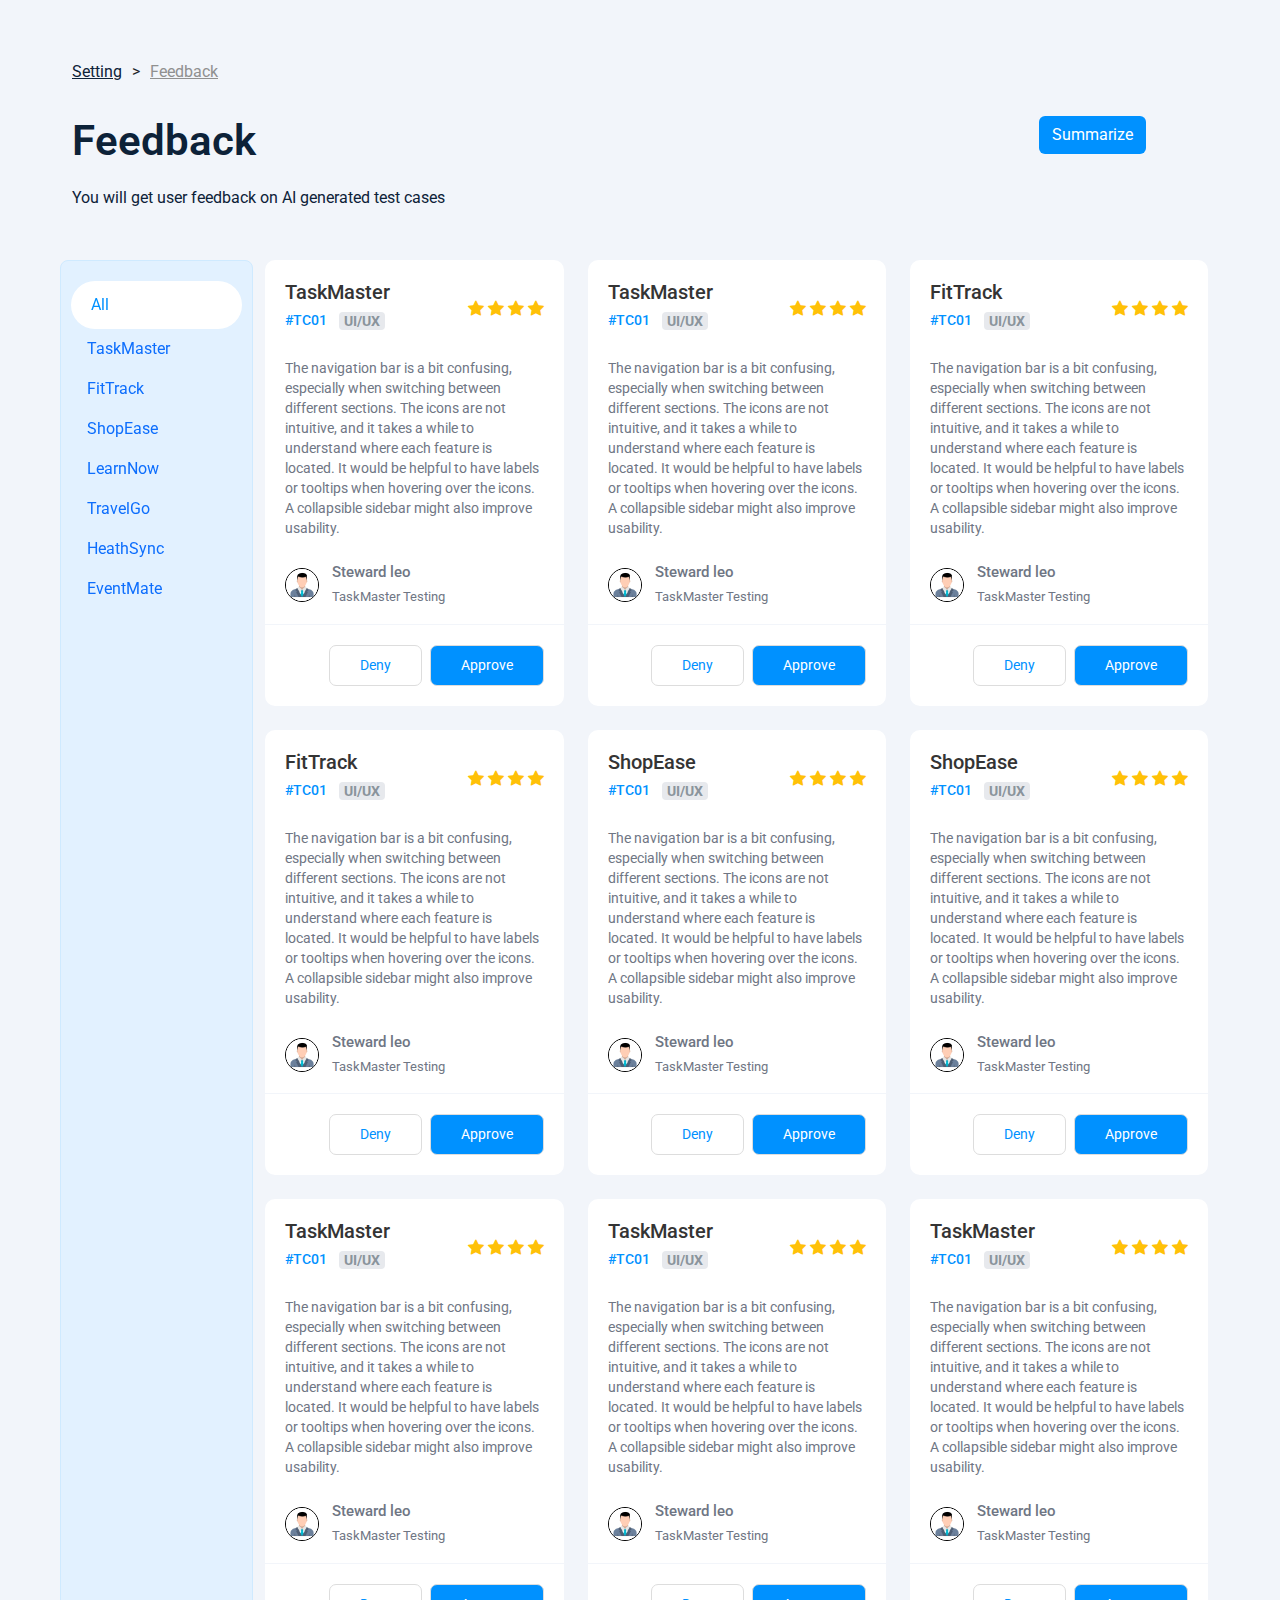
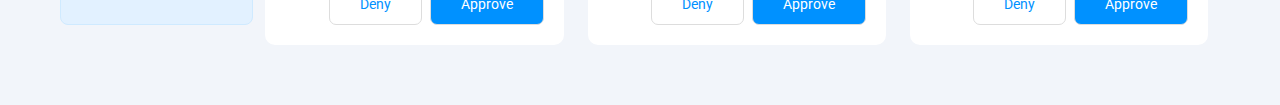
<file: supriya-task/index.html>
<!DOCTYPE html>
<html lang="en">
<head>
  <meta charset="UTF-8" />
  <meta name="viewport" content="width=device-width, initial-scale=1.0"/>
  <title>Feedback Panel</title>
  <link href="https://cdn.jsdelivr.net/npm/bootstrap@5.3.3/dist/css/bootstrap.min.css" rel="stylesheet">
  <link rel="stylesheet" href="https://cdn.jsdelivr.net/npm/bootstrap-icons@1.10.5/font/bootstrap-icons.css">
  <script src="https://cdn.jsdelivr.net/npm/bootstrap@5.3.3/dist/js/bootstrap.bundle.min.js"></script>

  <link rel="preconnect" href="https://fonts.googleapis.com">
  <link rel="preconnect" href="https://fonts.gstatic.com" crossorigin>
  <link href="https://fonts.googleapis.com/css2?family=Roboto:ital,wght@0,100..900;1,100..900&display=swap" rel="stylesheet">
  <script src="assets/script.js"></script>
  <link rel="stylesheet" href="assets/style.css"> 

</head>
<body class="feedback-info">
  <section>
    <div class="container-fluid">
     <nav aria-label="breadcrumb" class="breadcrumb">
      <ul>
        <li><a href="/">Setting</a></li>
        <li> &gt; </li>
        <li><a href="/feedback" class="current">Feedback</a></li>
        
      </ul>
    </nav>
    <div class="row">
      <div class="top-title col-lg-10">
        <h1>Feedback</h1>
        <p class="content">You will get user feedback on AI generated test cases</p>
      </div>

      <div class="col-lg-2">
        <button type="button" class="btn summarize">Summarize</button>
      </div>
    </div>
    <div class="row info">
      <!-- Left Sidebar Tabs -->
      <div class="col-md-2 left-tab">
        <div class="nav flex-column nav-pills" id="v-pills-tab" role="tablist" aria-orientation="vertical">
          <button class="nav-link active" id="tab1-tab" data-bs-toggle="pill" data-bs-target="#tab1" type="button">All</button>
          <button class="nav-link" id="tab2-tab" data-bs-toggle="pill" data-bs-target="#tab2" type="button">TaskMaster</button>
          <button class="nav-link" id="tab3-tab" data-bs-toggle="pill" data-bs-target="#tab3" type="button">FitTrack</button>
          <button class="nav-link" id="tab4-tab" data-bs-toggle="pill" data-bs-target="#tab4" type="button">ShopEase</button>
          <button class="nav-link" id="tab5-tab" data-bs-toggle="pill" data-bs-target="#tab5" type="button">LearnNow</button>
          <button class="nav-link" id="tab6-tab" data-bs-toggle="pill" data-bs-target="#tab6" type="button">TravelGo</button>
          <button class="nav-link" id="tab7-tab" data-bs-toggle="pill" data-bs-target="#tab7" type="button">HeathSync</button>
          <button class="nav-link" id="tab8-tab" data-bs-toggle="pill" data-bs-target="#tab8" type="button">EventMate</button>
          
        </div>
      </div>

      <!-- Right Tab Content -->
      <div class="col-md-10">
        <div class="tab-content" id="v-pills-tabContent">
          <!-- Tab 1 -->
          <div class="tab-pane fade show active" id="tab1" role="tabpanel">
            <!-------1st row-------->
            
            <div class="row row-cols-1 row-cols-md-2 row-cols-lg-3 g-4">
             
             <!-- Card 1 -->
             <div class="col">
              <div class="card">
                <div class="d-flex justify-content-between align-items-center card-cont">
                  <div class="title">
                    <h5 class="mb-6">TaskMaster</h5>
                    <h6>#TC01 <span class="badge">UI/UX</span></h6>
                  </div>
                  <div class="text-warning">
                    <i class="bi bi-star-fill"></i>
                    <i class="bi bi-star-fill"></i>
                    <i class="bi bi-star-fill"></i>
                    <i class="bi bi-star-fill"></i>
                  </div>
                </div>
                <p>The navigation bar is a bit confusing, especially when switching between different sections. The icons are not intuitive, and it takes a while to understand where each feature is located. It would be helpful to have labels or tooltips when hovering over the icons. A collapsible sidebar might also improve usability.</p>
                <div class="d-flex align-items-center user-data">
                  <img src="assets/image/user.jpg" class="user" alt="user">
                  <div class="data">
                    <h6>Steward leo</h6>
                    <span> TaskMaster Testing </span>
                  </div>
                </div>
                <div class="d-flex justify-content-between align-items-center footer-data">
                  <div class="approval-status d-flex align-items-center flex-grow-1"></div>
                  <div class="approval-buttons d-flex align-items-center gap-2">
                    <button class="btn btn-sm btn-outline-danger deny" onclick="handleDeny(this)">Deny</button>
                    <div class="approval-area position-relative">
                      <button class="btn btn-sm approve">Approve</button>
                      <div class="dropdown-actions">
                        <button onclick="handleApprove(this)">Approved</button>
                        <button onclick="handleDeny(this)">Deny</button>
                      </div>
                    </div>
                  </div>
                </div>
              </div>
            </div>

            <!-- Card 2 -->
            <div class="col">
              <div class="card">
                <div class="d-flex justify-content-between align-items-center card-cont">
                  <div class="title">
                    <h5 class="mb-6">TaskMaster</h5>
                    <h6>#TC01 <span class="badge">UI/UX</span></h6>
                  </div>
                  <div class="text-warning">
                    <i class="bi bi-star-fill"></i>
                    <i class="bi bi-star-fill"></i>
                    <i class="bi bi-star-fill"></i>
                    <i class="bi bi-star-fill"></i>
                  </div>
                </div>
                <p>The navigation bar is a bit confusing, especially when switching between different sections. The icons are not intuitive, and it takes a while to understand where each feature is located. It would be helpful to have labels or tooltips when hovering over the icons. A collapsible sidebar might also improve usability.</p>
                <div class="d-flex align-items-center user-data">
                  <img src="assets/image/user.jpg" class="user" alt="user">
                  <div class="data">
                    <h6>Steward leo</h6>
                    <span> TaskMaster Testing </span>
                  </div>
                </div>
                <div class="d-flex justify-content-between align-items-center footer-data">
                  <div class="approval-status d-flex align-items-center flex-grow-1"></div>
                  <div class="approval-buttons d-flex align-items-center gap-2">
                    <button class="btn btn-sm btn-outline-danger deny" onclick="handleDeny(this)">Deny</button>
                    <div class="approval-area position-relative">
                      <button class="btn btn-sm approve">Approve</button>
                      <div class="dropdown-actions">
                        <button onclick="handleApprove(this)">Approved</button>
                        <button onclick="handleDeny(this)">Deny</button>
                      </div>
                    </div>
                  </div>
                </div>
              </div>
            </div>

            <!-- Card 3 -->
            <div class="col">
              <div class="card">
                <div class="d-flex justify-content-between align-items-center card-cont">
                  <div class="title">
                    <h5 class="mb-6">FitTrack</h5>
                    <h6>#TC01 <span class="badge">UI/UX</span></h6>
                  </div>
                  <div class="text-warning">
                    <i class="bi bi-star-fill"></i>
                    <i class="bi bi-star-fill"></i>
                    <i class="bi bi-star-fill"></i>
                    <i class="bi bi-star-fill"></i>
                  </div>
                </div>
                <p>The navigation bar is a bit confusing, especially when switching between different sections. The icons are not intuitive, and it takes a while to understand where each feature is located. It would be helpful to have labels or tooltips when hovering over the icons. A collapsible sidebar might also improve usability.</p>
                <div class="d-flex align-items-center user-data">
                  <img src="assets/image/user.jpg" class="user" alt="user">
                  <div class="data">
                    <h6>Steward leo</h6>
                    <span> TaskMaster Testing </span>
                  </div>
                </div>
                <div class="d-flex justify-content-between align-items-center footer-data">
                  <div class="approval-status d-flex align-items-center flex-grow-1"></div>
                  <div class="approval-buttons d-flex align-items-center gap-2">
                    <button class="btn btn-sm btn-outline-danger deny" onclick="handleDeny(this)">Deny</button>
                    <div class="approval-area position-relative">
                      <button class="btn btn-sm approve">Approve</button>
                      <div class="dropdown-actions">
                        <button onclick="handleApprove(this)">Approved</button>
                        <button onclick="handleDeny(this)">Deny</button>
                      </div>
                    </div>
                  </div>
                </div>
              </div>
            </div>
            
            <!-- Card 4 -->
            <div class="col">
              <div class="card">
                <div class="d-flex justify-content-between align-items-center card-cont">
                  <div class="title">
                    <h5 class="mb-6">FitTrack</h5>
                    <h6>#TC01 <span class="badge">UI/UX</span></h6>
                  </div>
                  <div class="text-warning">
                    <i class="bi bi-star-fill"></i>
                    <i class="bi bi-star-fill"></i>
                    <i class="bi bi-star-fill"></i>
                    <i class="bi bi-star-fill"></i>
                  </div>
                </div>
                <p>The navigation bar is a bit confusing, especially when switching between different sections. The icons are not intuitive, and it takes a while to understand where each feature is located. It would be helpful to have labels or tooltips when hovering over the icons. A collapsible sidebar might also improve usability.</p>
                <div class="d-flex align-items-center user-data">
                  <img src="assets/image/user.jpg" class="user" alt="user">
                  <div class="data">
                    <h6>Steward leo</h6>
                    <span> TaskMaster Testing </span>
                  </div>
                </div>
                <div class="d-flex justify-content-between align-items-center footer-data">
                  <div class="approval-status d-flex align-items-center flex-grow-1"></div>
                  <div class="approval-buttons d-flex align-items-center gap-2">
                    <button class="btn btn-sm btn-outline-danger deny" onclick="handleDeny(this)">Deny</button>
                    <div class="approval-area position-relative">
                      <button class="btn btn-sm approve">Approve</button>
                      <div class="dropdown-actions">
                        <button onclick="handleApprove(this)">Approved</button>
                        <button onclick="handleDeny(this)">Deny</button>
                      </div>
                    </div>
                  </div>
                </div>
              </div>
            </div>

            <!-- Card 5 -->
            <div class="col">
              <div class="card">
                <div class="d-flex justify-content-between align-items-center card-cont">
                  <div class="title">
                    <h5 class="mb-6">ShopEase</h5>
                    <h6>#TC01 <span class="badge">UI/UX</span></h6>
                  </div>
                  <div class="text-warning">
                    <i class="bi bi-star-fill"></i>
                    <i class="bi bi-star-fill"></i>
                    <i class="bi bi-star-fill"></i>
                    <i class="bi bi-star-fill"></i>
                  </div>
                </div>
                <p>The navigation bar is a bit confusing, especially when switching between different sections. The icons are not intuitive, and it takes a while to understand where each feature is located. It would be helpful to have labels or tooltips when hovering over the icons. A collapsible sidebar might also improve usability.</p>
                <div class="d-flex align-items-center user-data">
                  <img src="assets/image/user.jpg" class="user" alt="user">
                  <div class="data">
                    <h6>Steward leo</h6>
                    <span> TaskMaster Testing </span>
                  </div>
                </div>
                <div class="d-flex justify-content-between align-items-center footer-data">
                  <div class="approval-status d-flex align-items-center flex-grow-1"></div>
                  <div class="approval-buttons d-flex align-items-center gap-2">
                    <button class="btn btn-sm btn-outline-danger deny" onclick="handleDeny(this)">Deny</button>
                    <div class="approval-area position-relative">
                      <button class="btn btn-sm approve">Approve</button>
                      <div class="dropdown-actions">
                        <button onclick="handleApprove(this)">Approved</button>
                        <button onclick="handleDeny(this)">Deny</button>
                      </div>
                    </div>
                  </div>
                </div>
              </div>
            </div>

            <!-- Card 6 -->
            <div class="col">
              <div class="card">
                <div class="d-flex justify-content-between align-items-center card-cont">
                  <div class="title">
                    <h5 class="mb-6">ShopEase</h5>
                    <h6>#TC01 <span class="badge">UI/UX</span></h6>
                  </div>
                  <div class="text-warning">
                    <i class="bi bi-star-fill"></i>
                    <i class="bi bi-star-fill"></i>
                    <i class="bi bi-star-fill"></i>
                    <i class="bi bi-star-fill"></i>
                  </div>
                </div>
                <p>The navigation bar is a bit confusing, especially when switching between different sections. The icons are not intuitive, and it takes a while to understand where each feature is located. It would be helpful to have labels or tooltips when hovering over the icons. A collapsible sidebar might also improve usability.</p>
                <div class="d-flex align-items-center user-data">
                  <img src="assets/image/user.jpg" class="user" alt="user">
                  <div class="data">
                    <h6>Steward leo</h6>
                    <span> TaskMaster Testing </span>
                  </div>
                </div>
                <div class="d-flex justify-content-between align-items-center footer-data">
                  <div class="approval-status d-flex align-items-center flex-grow-1"></div>
                  <div class="approval-buttons d-flex align-items-center gap-2">
                    <button class="btn btn-sm btn-outline-danger deny" onclick="handleDeny(this)">Deny</button>
                    <div class="approval-area position-relative">
                      <button class="btn btn-sm approve">Approve</button>
                      <div class="dropdown-actions">
                        <button onclick="handleApprove(this)">Approved</button>
                        <button onclick="handleDeny(this)">Deny</button>
                      </div>
                    </div>
                  </div>
                </div>
              </div>
            </div>

            <!-- Card 7 -->
            <div class="col">
              <div class="card">
                <div class="d-flex justify-content-between align-items-center card-cont">
                  <div class="title">
                    <h5 class="mb-6">TaskMaster</h5>
                    <h6>#TC01 <span class="badge">UI/UX</span></h6>
                  </div>
                  <div class="text-warning">
                    <i class="bi bi-star-fill"></i>
                    <i class="bi bi-star-fill"></i>
                    <i class="bi bi-star-fill"></i>
                    <i class="bi bi-star-fill"></i>
                  </div>
                </div>
                <p>The navigation bar is a bit confusing, especially when switching between different sections. The icons are not intuitive, and it takes a while to understand where each feature is located. It would be helpful to have labels or tooltips when hovering over the icons. A collapsible sidebar might also improve usability.</p>
                <div class="d-flex align-items-center user-data">
                  <img src="assets/image/user.jpg" class="user" alt="user">
                  <div class="data">
                    <h6>Steward leo</h6>
                    <span> TaskMaster Testing </span>
                  </div>
                </div>
                <div class="d-flex justify-content-between align-items-center footer-data">
                  <div class="approval-status d-flex align-items-center flex-grow-1"></div>
                  <div class="approval-buttons d-flex align-items-center gap-2">
                    <button class="btn btn-sm btn-outline-danger deny" onclick="handleDeny(this)">Deny</button>
                    <div class="approval-area position-relative">
                      <button class="btn btn-sm approve">Approve</button>
                      <div class="dropdown-actions">
                        <button onclick="handleApprove(this)">Approved</button>
                        <button onclick="handleDeny(this)">Deny</button>
                      </div>
                    </div>
                  </div>
                </div>
              </div>
            </div>
            <!-- Card 8 -->
            <div class="col">
              <div class="card">
                <div class="d-flex justify-content-between align-items-center card-cont">
                  <div class="title">
                    <h5 class="mb-6">TaskMaster</h5>
                    <h6>#TC01 <span class="badge">UI/UX</span></h6>
                  </div>
                  <div class="text-warning">
                    <i class="bi bi-star-fill"></i>
                    <i class="bi bi-star-fill"></i>
                    <i class="bi bi-star-fill"></i>
                    <i class="bi bi-star-fill"></i>
                  </div>
                </div>
                <p>The navigation bar is a bit confusing, especially when switching between different sections. The icons are not intuitive, and it takes a while to understand where each feature is located. It would be helpful to have labels or tooltips when hovering over the icons. A collapsible sidebar might also improve usability.</p>
                <div class="d-flex align-items-center user-data">
                  <img src="assets/image/user.jpg" class="user" alt="user">
                  <div class="data">
                    <h6>Steward leo</h6>
                    <span> TaskMaster Testing </span>
                  </div>
                </div>
                <div class="d-flex justify-content-between align-items-center footer-data">
                  <div class="approval-status d-flex align-items-center flex-grow-1"></div>
                  <div class="approval-buttons d-flex align-items-center gap-2">
                    <button class="btn btn-sm btn-outline-danger deny" onclick="handleDeny(this)">Deny</button>
                    <div class="approval-area position-relative">
                      <button class="btn btn-sm approve">Approve</button>
                      <div class="dropdown-actions">
                        <button onclick="handleApprove(this)">Approved</button>
                        <button onclick="handleDeny(this)">Deny</button>
                      </div>
                    </div>
                  </div>
                </div>
              </div>
            </div>
            <!-- Card 9 -->
            <div class="col">
              <div class="card">
                <div class="d-flex justify-content-between align-items-center card-cont">
                  <div class="title">
                    <h5 class="mb-6">TaskMaster</h5>
                    <h6>#TC01 <span class="badge">UI/UX</span></h6>
                  </div>
                  <div class="text-warning">
                    <i class="bi bi-star-fill"></i>
                    <i class="bi bi-star-fill"></i>
                    <i class="bi bi-star-fill"></i>
                    <i class="bi bi-star-fill"></i>
                  </div>
                </div>
                <p>The navigation bar is a bit confusing, especially when switching between different sections. The icons are not intuitive, and it takes a while to understand where each feature is located. It would be helpful to have labels or tooltips when hovering over the icons. A collapsible sidebar might also improve usability.</p>
                <div class="d-flex align-items-center user-data">
                  <img src="assets/image/user.jpg" class="user" alt="user">
                  <div class="data">
                    <h6>Steward leo</h6>
                    <span> TaskMaster Testing </span>
                  </div>
                </div>
                <div class="d-flex justify-content-between align-items-center footer-data">
                  <div class="approval-status d-flex align-items-center flex-grow-1"></div>
                  <div class="approval-buttons d-flex align-items-center gap-2">
                    <button class="btn btn-sm btn-outline-danger deny" onclick="handleDeny(this)">Deny</button>
                    <div class="approval-area position-relative">
                      <button class="btn btn-sm approve">Approve</button>
                      <div class="dropdown-actions">
                        <button onclick="handleApprove(this)">Approved</button>
                        <button onclick="handleDeny(this)">Deny</button>
                      </div>
                    </div>
                  </div>
                </div>
              </div>
            </div>

          </div>

        </div>

        
        <!-- Tab 2 -->
        <div class="tab-pane fade" id="tab2" role="tabpanel">
          <!-------2nd row-------->
          
          <div class="row row-cols-1 row-cols-md-2 row-cols-lg-3 g-4">
           
           <!-- Card 1 -->
           <div class="col">
            <div class="card">
              <div class="d-flex justify-content-between align-items-center card-cont">
                <div class="title">
                  <h5 class="mb-6">TaskMaster</h5>
                  <h6>#TC01 <span class="badge">UI/UX</span></h6>
                </div>
                <div class="text-warning">
                  <i class="bi bi-star-fill"></i>
                  <i class="bi bi-star-fill"></i>
                  <i class="bi bi-star-fill"></i>
                  <i class="bi bi-star-fill"></i>
                </div>
              </div>
              <p>The navigation bar is a bit confusing, especially when switching between different sections. The icons are not intuitive, and it takes a while to understand where each feature is located. It would be helpful to have labels or tooltips when hovering over the icons. A collapsible sidebar might also improve usability.</p>
              <div class="d-flex align-items-center user-data">
                <img src="assets/image/user.jpg" class="user" alt="user">
                <div class="data">
                  <h6>Steward leo</h6>
                  <span> TaskMaster Testing </span>
                </div>
              </div>
              <div class="d-flex justify-content-between align-items-center footer-data">
                <div class="approval-status d-flex align-items-center flex-grow-1"></div>
                <div class="approval-buttons d-flex align-items-center gap-2">
                  <button class="btn btn-sm btn-outline-danger deny" onclick="handleDeny(this)">Deny</button>
                  <div class="approval-area position-relative">
                    <button class="btn btn-sm approve">Approve</button>
                    <div class="dropdown-actions">
                      <button onclick="handleApprove(this)">Approved</button>
                      <button onclick="handleDeny(this)">Deny</button>
                    </div>
                  </div>
                </div>
              </div>
            </div>
          </div>

          <!-- Card 2 -->
          <div class="col">
            <div class="card">
              <div class="d-flex justify-content-between align-items-center card-cont">
                <div class="title">
                  <h5 class="mb-6">TaskMaster</h5>
                  <h6>#TC01 <span class="badge">UI/UX</span></h6>
                </div>
                <div class="text-warning">
                  <i class="bi bi-star-fill"></i>
                  <i class="bi bi-star-fill"></i>
                  <i class="bi bi-star-fill"></i>
                  <i class="bi bi-star-fill"></i>
                </div>
              </div>
              <p>The navigation bar is a bit confusing, especially when switching between different sections. The icons are not intuitive, and it takes a while to understand where each feature is located. It would be helpful to have labels or tooltips when hovering over the icons. A collapsible sidebar might also improve usability.</p>
              <div class="d-flex align-items-center user-data">
                <img src="assets/image/user.jpg" class="user" alt="user">
                <div class="data">
                  <h6>Steward leo</h6>
                  <span> TaskMaster Testing </span>
                </div>
              </div>
              <div class="d-flex justify-content-between align-items-center footer-data">
                <div class="approval-status d-flex align-items-center flex-grow-1"></div>
                <div class="approval-buttons d-flex align-items-center gap-2">
                  <button class="btn btn-sm btn-outline-danger deny" onclick="handleDeny(this)">Deny</button>
                  <div class="approval-area position-relative">
                    <button class="btn btn-sm approve">Approve</button>
                    <div class="dropdown-actions">
                      <button onclick="handleApprove(this)">Approved</button>
                      <button onclick="handleDeny(this)">Deny</button>
                    </div>
                  </div>
                </div>
              </div>
            </div>
          </div>

          <!-- Card 3 -->
          <div class="col">
            <div class="card">
              <div class="d-flex justify-content-between align-items-center card-cont">
                <div class="title">
                  <h5 class="mb-6">TaskMaster</h5>
                  <h6>#TC01 <span class="badge">UI/UX</span></h6>
                </div>
                <div class="text-warning">
                  <i class="bi bi-star-fill"></i>
                  <i class="bi bi-star-fill"></i>
                  <i class="bi bi-star-fill"></i>
                  <i class="bi bi-star-fill"></i>
                </div>
              </div>
              <p>The navigation bar is a bit confusing, especially when switching between different sections. The icons are not intuitive, and it takes a while to understand where each feature is located. It would be helpful to have labels or tooltips when hovering over the icons. A collapsible sidebar might also improve usability.</p>
              <div class="d-flex align-items-center user-data">
                <img src="assets/image/user.jpg" class="user" alt="user">
                <div class="data">
                  <h6>Steward leo</h6>
                  <span> TaskMaster Testing </span>
                </div>
              </div>
              <div class="d-flex justify-content-between align-items-center footer-data">
                <div class="approval-status d-flex align-items-center flex-grow-1"></div>
                <div class="approval-buttons d-flex align-items-center gap-2">
                  <button class="btn btn-sm btn-outline-danger deny" onclick="handleDeny(this)">Deny</button>
                  <div class="approval-area position-relative">
                    <button class="btn btn-sm approve">Approve</button>
                    <div class="dropdown-actions">
                      <button onclick="handleApprove(this)">Approved</button>
                      <button onclick="handleDeny(this)">Deny</button>
                    </div>
                  </div>
                </div>
              </div>
            </div>
          </div>
          
        </div>

      </div>

      <!-- Tab 3 -->
      <div class="tab-pane fade" id="tab3" role="tabpanel">
        <!-------3rd row-------->
        
        <div class="row row-cols-1 row-cols-md-2 row-cols-lg-3 g-4">
         
         <!-- Card 1 -->
         <div class="col">
          <div class="card">
            <div class="d-flex justify-content-between align-items-center card-cont">
              <div class="title">
                <h5 class="mb-6">FitTrack</h5>
                <h6>#TC01 <span class="badge">UI/UX</span></h6>
              </div>
              <div class="text-warning">
                <i class="bi bi-star-fill"></i>
                <i class="bi bi-star-fill"></i>
                <i class="bi bi-star-fill"></i>
                <i class="bi bi-star-fill"></i>
              </div>
            </div>
            <p>The navigation bar is a bit confusing, especially when switching between different sections. The icons are not intuitive, and it takes a while to understand where each feature is located. It would be helpful to have labels or tooltips when hovering over the icons. A collapsible sidebar might also improve usability.</p>
            <div class="d-flex align-items-center user-data">
              <img src="assets/image/user.jpg" class="user" alt="user">
              <div class="data">
                <h6>Steward leo</h6>
                <span> TaskMaster Testing </span>
              </div>
            </div>
            <div class="d-flex justify-content-between align-items-center footer-data">
              <div class="approval-status d-flex align-items-center flex-grow-1"></div>
              <div class="approval-buttons d-flex align-items-center gap-2">
                <button class="btn btn-sm btn-outline-danger deny" onclick="handleDeny(this)">Deny</button>
                <div class="approval-area position-relative">
                  <button class="btn btn-sm approve">Approve</button>
                  <div class="dropdown-actions">
                    <button onclick="handleApprove(this)">Approved</button>
                    <button onclick="handleDeny(this)">Deny</button>
                  </div>
                </div>
              </div>
            </div>
          </div>
        </div>

        <!-- Card 2 -->
        <div class="col">
          <div class="card">
            <div class="d-flex justify-content-between align-items-center card-cont">
              <div class="title">
                <h5 class="mb-6">FitTrack</h5>
                <h6>#TC01 <span class="badge">UI/UX</span></h6>
              </div>
              <div class="text-warning">
                <i class="bi bi-star-fill"></i>
                <i class="bi bi-star-fill"></i>
                <i class="bi bi-star-fill"></i>
                <i class="bi bi-star-fill"></i>
              </div>
            </div>
            <p>The navigation bar is a bit confusing, especially when switching between different sections. The icons are not intuitive, and it takes a while to understand where each feature is located. It would be helpful to have labels or tooltips when hovering over the icons. A collapsible sidebar might also improve usability.</p>
            <div class="d-flex align-items-center user-data">
              <img src="assets/image/user.jpg" class="user" alt="user">
              <div class="data">
                <h6>Steward leo</h6>
                <span> TaskMaster Testing </span>
              </div>
            </div>
            <div class="d-flex justify-content-between align-items-center footer-data">
              <div class="approval-status d-flex align-items-center flex-grow-1"></div>
              <div class="approval-buttons d-flex align-items-center gap-2">
                <button class="btn btn-sm btn-outline-danger deny" onclick="handleDeny(this)">Deny</button>
                <div class="approval-area position-relative">
                  <button class="btn btn-sm approve">Approve</button>
                  <div class="dropdown-actions">
                    <button onclick="handleApprove(this)">Approved</button>
                    <button onclick="handleDeny(this)">Deny</button>
                  </div>
                </div>
              </div>
            </div>
          </div>
        </div>

        <!-- Card 3 -->
        <div class="col">
          <div class="card">
            <div class="d-flex justify-content-between align-items-center card-cont">
              <div class="title">
                <h5 class="mb-6">FitTrack</h5>
                <h6>#TC01 <span class="badge">UI/UX</span></h6>
              </div>
              <div class="text-warning">
                <i class="bi bi-star-fill"></i>
                <i class="bi bi-star-fill"></i>
                <i class="bi bi-star-fill"></i>
                <i class="bi bi-star-fill"></i>
              </div>
            </div>
            <p>The navigation bar is a bit confusing, especially when switching between different sections. The icons are not intuitive, and it takes a while to understand where each feature is located. It would be helpful to have labels or tooltips when hovering over the icons. A collapsible sidebar might also improve usability.</p>
            <div class="d-flex align-items-center user-data">
              <img src="assets/image/user.jpg" class="user" alt="user">
              <div class="data">
                <h6>Steward leo</h6>
                <span> TaskMaster Testing </span>
              </div>
            </div>
            <div class="d-flex justify-content-between align-items-center footer-data">
              <div class="approval-status d-flex align-items-center flex-grow-1"></div>
              <div class="approval-buttons d-flex align-items-center gap-2">
                <button class="btn btn-sm btn-outline-danger deny" onclick="handleDeny(this)">Deny</button>
                <div class="approval-area position-relative">
                  <button class="btn btn-sm approve">Approve</button>
                  <div class="dropdown-actions">
                    <button onclick="handleApprove(this)">Approved</button>
                    <button onclick="handleDeny(this)">Deny</button>
                  </div>
                </div>
              </div>
            </div>
          </div>
        </div>
        
        <!-- Card 4 -->
        <div class="col">
          <div class="card">
            <div class="d-flex justify-content-between align-items-center card-cont">
              <div class="title">
                <h5 class="mb-6">FitTrack</h5>
                <h6>#TC01 <span class="badge">UI/UX</span></h6>
              </div>
              <div class="text-warning">
                <i class="bi bi-star-fill"></i>
                <i class="bi bi-star-fill"></i>
                <i class="bi bi-star-fill"></i>
                <i class="bi bi-star-fill"></i>
              </div>
            </div>
            <p>The navigation bar is a bit confusing, especially when switching between different sections. The icons are not intuitive, and it takes a while to understand where each feature is located. It would be helpful to have labels or tooltips when hovering over the icons. A collapsible sidebar might also improve usability.</p>
            <div class="d-flex align-items-center user-data">
              <img src="assets/image/user.jpg" class="user" alt="user">
              <div class="data">
                <h6>Steward leo</h6>
                <span> TaskMaster Testing </span>
              </div>
            </div>
            <div class="d-flex justify-content-between align-items-center footer-data">
              <div class="approval-status d-flex align-items-center flex-grow-1"></div>
              <div class="approval-buttons d-flex align-items-center gap-2">
                <button class="btn btn-sm btn-outline-danger deny" onclick="handleDeny(this)">Deny</button>
                <div class="approval-area position-relative">
                  <button class="btn btn-sm approve">Approve</button>
                  <div class="dropdown-actions">
                    <button onclick="handleApprove(this)">Approved</button>
                    <button onclick="handleDeny(this)">Deny</button>
                  </div>
                </div>
              </div>
            </div>
          </div>
        </div>

        <!-- Card 6 -->
        <div class="col">
          <div class="card">
            <div class="d-flex justify-content-between align-items-center card-cont">
              <div class="title">
                <h5 class="mb-6">FitTrack</h5>
                <h6>#TC01 <span class="badge">UI/UX</span></h6>
              </div>
              <div class="text-warning">
                <i class="bi bi-star-fill"></i>
                <i class="bi bi-star-fill"></i>
                <i class="bi bi-star-fill"></i>
                <i class="bi bi-star-fill"></i>
              </div>
            </div>
            <p>The navigation bar is a bit confusing, especially when switching between different sections. The icons are not intuitive, and it takes a while to understand where each feature is located. It would be helpful to have labels or tooltips when hovering over the icons. A collapsible sidebar might also improve usability.</p>
            <div class="d-flex align-items-center user-data">
              <img src="assets/image/user.jpg" class="user" alt="user">
              <div class="data">
                <h6>Steward leo</h6>
                <span> TaskMaster Testing </span>
              </div>
            </div>
            <div class="d-flex justify-content-between align-items-center footer-data">
              <div class="approval-status d-flex align-items-center flex-grow-1"></div>
              <div class="approval-buttons d-flex align-items-center gap-2">
                <button class="btn btn-sm btn-outline-danger deny" onclick="handleDeny(this)">Deny</button>
                <div class="approval-area position-relative">
                  <button class="btn btn-sm approve">Approve</button>
                  <div class="dropdown-actions">
                    <button onclick="handleApprove(this)">Approved</button>
                    <button onclick="handleDeny(this)">Deny</button>
                  </div>
                </div>
              </div>
            </div>
          </div>
        </div>

        
      </div>

    </div>


    <!-- Tab 4 -->
    <div class="tab-pane fade" id="tab4" role="tabpanel">
      <!-------4nd row-------->
      
      <div class="row row-cols-1 row-cols-md-2 row-cols-lg-3 g-4">
       
       <!-- Card 1 -->
       <div class="col">
        <div class="card">
          <div class="d-flex justify-content-between align-items-center card-cont">
            <div class="title">
              <h5 class="mb-6">ShopEase</h5>
              <h6>#TC01 <span class="badge">UI/UX</span></h6>
            </div>
            <div class="text-warning">
              <i class="bi bi-star-fill"></i>
              <i class="bi bi-star-fill"></i>
              <i class="bi bi-star-fill"></i>
              <i class="bi bi-star-fill"></i>
            </div>
          </div>
          <p>The navigation bar is a bit confusing, especially when switching between different sections. The icons are not intuitive, and it takes a while to understand where each feature is located. It would be helpful to have labels or tooltips when hovering over the icons. A collapsible sidebar might also improve usability.</p>
          <div class="d-flex align-items-center user-data">
            <img src="assets/image/user.jpg" class="user" alt="user">
            <div class="data">
              <h6>Steward leo</h6>
              <span> TaskMaster Testing </span>
            </div>
          </div>
          <div class="d-flex justify-content-between align-items-center footer-data">
            <div class="approval-status d-flex align-items-center flex-grow-1"></div>
            <div class="approval-buttons d-flex align-items-center gap-2">
              <button class="btn btn-sm btn-outline-danger deny" onclick="handleDeny(this)">Deny</button>
              <div class="approval-area position-relative">
                <button class="btn btn-sm approve">Approve</button>
                <div class="dropdown-actions">
                  <button onclick="handleApprove(this)">Approved</button>
                  <button onclick="handleDeny(this)">Deny</button>
                </div>
              </div>
            </div>
          </div>
        </div>
      </div>
      
    </div>

  </div>


  <!-- Tab 5 -->
  <div class="tab-pane fade" id="tab5" role="tabpanel">
    <!-------5th row-------->
    
    <div class="row row-cols-1 row-cols-md-2 row-cols-lg-3 g-4">
     
     <!-- Card 1 -->
     <div class="col">
      <div class="card">
        <div class="d-flex justify-content-between align-items-center card-cont">
          <div class="title">
            <h5 class="mb-6">LearnNow</h5>
            <h6>#TC01 <span class="badge">UI/UX</span></h6>
          </div>
          <div class="text-warning">
            <i class="bi bi-star-fill"></i>
            <i class="bi bi-star-fill"></i>
            <i class="bi bi-star-fill"></i>
            <i class="bi bi-star-fill"></i>
          </div>
        </div>
        <p>The navigation bar is a bit confusing, especially when switching between different sections. The icons are not intuitive, and it takes a while to understand where each feature is located. It would be helpful to have labels or tooltips when hovering over the icons. A collapsible sidebar might also improve usability.</p>
        <div class="d-flex align-items-center user-data">
          <img src="assets/image/user.jpg" class="user" alt="user">
          <div class="data">
            <h6>Steward leo</h6>
            <span> TaskMaster Testing </span>
          </div>
        </div>
        <div class="d-flex justify-content-between align-items-center footer-data">
          <div class="approval-status d-flex align-items-center flex-grow-1"></div>
          <div class="approval-buttons d-flex align-items-center gap-2">
            <button class="btn btn-sm btn-outline-danger deny" onclick="handleDeny(this)">Deny</button>
            <div class="approval-area position-relative">
              <button class="btn btn-sm approve">Approve</button>
              <div class="dropdown-actions">
                <button onclick="handleApprove(this)">Approved</button>
                <button onclick="handleDeny(this)">Deny</button>
              </div>
            </div>
          </div>
        </div>
      </div>
    </div>

    <!-- Card 2 -->
    <div class="col">
      <div class="card">
        <div class="d-flex justify-content-between align-items-center card-cont">
          <div class="title">
            <h5 class="mb-6">LearnNow</h5>
            <h6>#TC01 <span class="badge">UI/UX</span></h6>
          </div>
          <div class="text-warning">
            <i class="bi bi-star-fill"></i>
            <i class="bi bi-star-fill"></i>
            <i class="bi bi-star-fill"></i>
            <i class="bi bi-star-fill"></i>
          </div>
        </div>
        <p>The navigation bar is a bit confusing, especially when switching between different sections. The icons are not intuitive, and it takes a while to understand where each feature is located. It would be helpful to have labels or tooltips when hovering over the icons. A collapsible sidebar might also improve usability.</p>
        <div class="d-flex align-items-center user-data">
          <img src="assets/image/user.jpg" class="user" alt="user">
          <div class="data">
            <h6>Steward leo</h6>
            <span> TaskMaster Testing </span>
          </div>
        </div>
        <div class="d-flex justify-content-between align-items-center footer-data">
          <div class="approval-status d-flex align-items-center flex-grow-1"></div>
          <div class="approval-buttons d-flex align-items-center gap-2">
            <button class="btn btn-sm btn-outline-danger deny" onclick="handleDeny(this)">Deny</button>
            <div class="approval-area position-relative">
              <button class="btn btn-sm approve">Approve</button>
              <div class="dropdown-actions">
                <button onclick="handleApprove(this)">Approved</button>
                <button onclick="handleDeny(this)">Deny</button>
              </div>
            </div>
          </div>
        </div>
      </div>
    </div>

    
  </div>

</div>


<!-- Tab 6 -->
<div class="tab-pane fade" id="tab6" role="tabpanel">
  <!-------6th row-------->
  
  <div class="row row-cols-1 row-cols-md-2 row-cols-lg-3 g-4">
   
   <!-- Card 1 -->
   <div class="col">
    <div class="card">
      <div class="d-flex justify-content-between align-items-center card-cont">
        <div class="title">
          <h5 class="mb-6">TravelGo</h5>
          <h6>#TC01 <span class="badge">UI/UX</span></h6>
        </div>
        <div class="text-warning">
          <i class="bi bi-star-fill"></i>
          <i class="bi bi-star-fill"></i>
          <i class="bi bi-star-fill"></i>
          <i class="bi bi-star-fill"></i>
        </div>
      </div>
      <p>The navigation bar is a bit confusing, especially when switching between different sections. The icons are not intuitive, and it takes a while to understand where each feature is located. It would be helpful to have labels or tooltips when hovering over the icons. A collapsible sidebar might also improve usability.</p>
      <div class="d-flex align-items-center user-data">
        <img src="assets/image/user.jpg" class="user" alt="user">
        <div class="data">
          <h6>Steward leo</h6>
          <span> TaskMaster Testing </span>
        </div>
      </div>
      <div class="d-flex justify-content-between align-items-center footer-data">
        <div class="approval-status d-flex align-items-center flex-grow-1"></div>
        <div class="approval-buttons d-flex align-items-center gap-2">
          <button class="btn btn-sm btn-outline-danger deny" onclick="handleDeny(this)">Deny</button>
          <div class="approval-area position-relative">
            <button class="btn btn-sm approve">Approve</button>
            <div class="dropdown-actions">
              <button onclick="handleApprove(this)">Approved</button>
              <button onclick="handleDeny(this)">Deny</button>
            </div>
          </div>
        </div>
      </div>
    </div>
  </div>

  <!-- Card 2 -->
  <div class="col">
    <div class="card">
      <div class="d-flex justify-content-between align-items-center card-cont">
        <div class="title">
          <h5 class="mb-6">TravelGo</h5>
          <h6>#TC01 <span class="badge">UI/UX</span></h6>
        </div>
        <div class="text-warning">
          <i class="bi bi-star-fill"></i>
          <i class="bi bi-star-fill"></i>
          <i class="bi bi-star-fill"></i>
          <i class="bi bi-star-fill"></i>
        </div>
      </div>
      <p>The navigation bar is a bit confusing, especially when switching between different sections. The icons are not intuitive, and it takes a while to understand where each feature is located. It would be helpful to have labels or tooltips when hovering over the icons. A collapsible sidebar might also improve usability.</p>
      <div class="d-flex align-items-center user-data">
        <img src="assets/image/user.jpg" class="user" alt="user">
        <div class="data">
          <h6>Steward leo</h6>
          <span> TaskMaster Testing </span>
        </div>
      </div>
      <div class="d-flex justify-content-between align-items-center footer-data">
        <div class="approval-status d-flex align-items-center flex-grow-1"></div>
        <div class="approval-buttons d-flex align-items-center gap-2">
          <button class="btn btn-sm btn-outline-danger deny" onclick="handleDeny(this)">Deny</button>
          <div class="approval-area position-relative">
            <button class="btn btn-sm approve">Approve</button>
            <div class="dropdown-actions">
              <button onclick="handleApprove(this)">Approved</button>
              <button onclick="handleDeny(this)">Deny</button>
            </div>
          </div>
        </div>
      </div>
    </div>
  </div>

  <!-- Card 3 -->
  <div class="col">
    <div class="card">
      <div class="d-flex justify-content-between align-items-center card-cont">
        <div class="title">
          <h5 class="mb-6">TravelGo</h5>
          <h6>#TC01 <span class="badge">UI/UX</span></h6>
        </div>
        <div class="text-warning">
          <i class="bi bi-star-fill"></i>
          <i class="bi bi-star-fill"></i>
          <i class="bi bi-star-fill"></i>
          <i class="bi bi-star-fill"></i>
        </div>
      </div>
      <p>The navigation bar is a bit confusing, especially when switching between different sections. The icons are not intuitive, and it takes a while to understand where each feature is located. It would be helpful to have labels or tooltips when hovering over the icons. A collapsible sidebar might also improve usability.</p>
      <div class="d-flex align-items-center user-data">
        <img src="assets/image/user.jpg" class="user" alt="user">
        <div class="data">
          <h6>Steward leo</h6>
          <span> TaskMaster Testing </span>
        </div>
      </div>
      <div class="d-flex justify-content-between align-items-center footer-data">
        <div class="approval-status d-flex align-items-center flex-grow-1"></div>
        <div class="approval-buttons d-flex align-items-center gap-2">
          <button class="btn btn-sm btn-outline-danger deny" onclick="handleDeny(this)">Deny</button>
          <div class="approval-area position-relative">
            <button class="btn btn-sm approve">Approve</button>
            <div class="dropdown-actions">
              <button onclick="handleApprove(this)">Approved</button>
              <button onclick="handleDeny(this)">Deny</button>
            </div>
          </div>
        </div>
      </div>
    </div>
  </div>
  
  <!-- Card 4 -->
  <div class="col">
    <div class="card">
      <div class="d-flex justify-content-between align-items-center card-cont">
        <div class="title">
          <h5 class="mb-6">TravelGo</h5>
          <h6>#TC01 <span class="badge">UI/UX</span></h6>
        </div>
        <div class="text-warning">
          <i class="bi bi-star-fill"></i>
          <i class="bi bi-star-fill"></i>
          <i class="bi bi-star-fill"></i>
          <i class="bi bi-star-fill"></i>
        </div>
      </div>
      <p>The navigation bar is a bit confusing, especially when switching between different sections. The icons are not intuitive, and it takes a while to understand where each feature is located. It would be helpful to have labels or tooltips when hovering over the icons. A collapsible sidebar might also improve usability.</p>
      <div class="d-flex align-items-center user-data">
        <img src="assets/image/user.jpg" class="user" alt="user">
        <div class="data">
          <h6>Steward leo</h6>
          <span> TaskMaster Testing </span>
        </div>
      </div>
      <div class="d-flex justify-content-between align-items-center footer-data">
        <div class="approval-status d-flex align-items-center flex-grow-1"></div>
        <div class="approval-buttons d-flex align-items-center gap-2">
          <button class="btn btn-sm btn-outline-danger deny" onclick="handleDeny(this)">Deny</button>
          <div class="approval-area position-relative">
            <button class="btn btn-sm approve">Approve</button>
            <div class="dropdown-actions">
              <button onclick="handleApprove(this)">Approved</button>
              <button onclick="handleDeny(this)">Deny</button>
            </div>
          </div>
        </div>
      </div>
    </div>
  </div>

  <!-- Card 6 -->
  <div class="col">
    <div class="card">
      <div class="d-flex justify-content-between align-items-center card-cont">
        <div class="title">
          <h5 class="mb-6">TravelGo</h5>
          <h6>#TC01 <span class="badge">UI/UX</span></h6>
        </div>
        <div class="text-warning">
          <i class="bi bi-star-fill"></i>
          <i class="bi bi-star-fill"></i>
          <i class="bi bi-star-fill"></i>
          <i class="bi bi-star-fill"></i>
        </div>
      </div>
      <p>The navigation bar is a bit confusing, especially when switching between different sections. The icons are not intuitive, and it takes a while to understand where each feature is located. It would be helpful to have labels or tooltips when hovering over the icons. A collapsible sidebar might also improve usability.</p>
      <div class="d-flex align-items-center user-data">
        <img src="assets/image/user.jpg" class="user" alt="user">
        <div class="data">
          <h6>Steward leo</h6>
          <span> TaskMaster Testing </span>
        </div>
      </div>
      <div class="d-flex justify-content-between align-items-center footer-data">
        <div class="approval-status d-flex align-items-center flex-grow-1"></div>
        <div class="approval-buttons d-flex align-items-center gap-2">
          <button class="btn btn-sm btn-outline-danger deny" onclick="handleDeny(this)">Deny</button>
          <div class="approval-area position-relative">
            <button class="btn btn-sm approve">Approve</button>
            <div class="dropdown-actions">
              <button onclick="handleApprove(this)">Approved</button>
              <button onclick="handleDeny(this)">Deny</button>
            </div>
          </div>
        </div>
      </div>
    </div>
  </div>

  
</div>

</div>

<!-- Tab 7 -->
<div class="tab-pane fade" id="tab7" role="tabpanel">
  <!-------7th row-------->
  
  <div class="row row-cols-1 row-cols-md-2 row-cols-lg-3 g-4">
   
   <!-- Card 1 -->
   <div class="col">
    <div class="card">
      <div class="d-flex justify-content-between align-items-center card-cont">
        <div class="title">
          <h5 class="mb-6">HeathSync</h5>
          <h6>#TC01 <span class="badge">UI/UX</span></h6>
        </div>
        <div class="text-warning">
          <i class="bi bi-star-fill"></i>
          <i class="bi bi-star-fill"></i>
          <i class="bi bi-star-fill"></i>
          <i class="bi bi-star-fill"></i>
        </div>
      </div>
      <p>The navigation bar is a bit confusing, especially when switching between different sections. The icons are not intuitive, and it takes a while to understand where each feature is located. It would be helpful to have labels or tooltips when hovering over the icons. A collapsible sidebar might also improve usability.</p>
      <div class="d-flex align-items-center user-data">
        <img src="assets/image/user.jpg" class="user" alt="user">
        <div class="data">
          <h6>Steward leo</h6>
          <span> TaskMaster Testing </span>
        </div>
      </div>
      <div class="d-flex justify-content-between align-items-center footer-data">
        <div class="approval-status d-flex align-items-center flex-grow-1"></div>
        <div class="approval-buttons d-flex align-items-center gap-2">
          <button class="btn btn-sm btn-outline-danger deny" onclick="handleDeny(this)">Deny</button>
          <div class="approval-area position-relative">
            <button class="btn btn-sm approve">Approve</button>
            <div class="dropdown-actions">
              <button onclick="handleApprove(this)">Approved</button>
              <button onclick="handleDeny(this)">Deny</button>
            </div>
          </div>
        </div>
      </div>
    </div>
  </div>

  <!-- Card 2 -->
  <div class="col">
    <div class="card">
      <div class="d-flex justify-content-between align-items-center card-cont">
        <div class="title">
          <h5 class="mb-6">HeathSync</h5>
          <h6>#TC01 <span class="badge">UI/UX</span></h6>
        </div>
        <div class="text-warning">
          <i class="bi bi-star-fill"></i>
          <i class="bi bi-star-fill"></i>
          <i class="bi bi-star-fill"></i>
          <i class="bi bi-star-fill"></i>
        </div>
      </div>
      <p>The navigation bar is a bit confusing, especially when switching between different sections. The icons are not intuitive, and it takes a while to understand where each feature is located. It would be helpful to have labels or tooltips when hovering over the icons. A collapsible sidebar might also improve usability.</p>
      <div class="d-flex align-items-center user-data">
        <img src="assets/image/user.jpg" class="user" alt="user">
        <div class="data">
          <h6>Steward leo</h6>
          <span> TaskMaster Testing </span>
        </div>
      </div>
      <div class="d-flex justify-content-between align-items-center footer-data">
        <div class="approval-status d-flex align-items-center flex-grow-1"></div>
        <div class="approval-buttons d-flex align-items-center gap-2">
          <button class="btn btn-sm btn-outline-danger deny" onclick="handleDeny(this)">Deny</button>
          <div class="approval-area position-relative">
            <button class="btn btn-sm approve">Approve</button>
            <div class="dropdown-actions">
              <button onclick="handleApprove(this)">Approved</button>
              <button onclick="handleDeny(this)">Deny</button>
            </div>
          </div>
        </div>
      </div>
    </div>
  </div>

  <!-- Card 3 -->
  <div class="col">
    <div class="card">
      <div class="d-flex justify-content-between align-items-center card-cont">
        <div class="title">
          <h5 class="mb-6">HeathSync</h5>
          <h6>#TC01 <span class="badge">UI/UX</span></h6>
        </div>
        <div class="text-warning">
          <i class="bi bi-star-fill"></i>
          <i class="bi bi-star-fill"></i>
          <i class="bi bi-star-fill"></i>
          <i class="bi bi-star-fill"></i>
        </div>
      </div>
      <p>The navigation bar is a bit confusing, especially when switching between different sections. The icons are not intuitive, and it takes a while to understand where each feature is located. It would be helpful to have labels or tooltips when hovering over the icons. A collapsible sidebar might also improve usability.</p>
      <div class="d-flex align-items-center user-data">
        <img src="assets/image/user.jpg" class="user" alt="user">
        <div class="data">
          <h6>Steward leo</h6>
          <span> TaskMaster Testing </span>
        </div>
      </div>
      <div class="d-flex justify-content-between align-items-center footer-data">
        <div class="approval-status d-flex align-items-center flex-grow-1"></div>
        <div class="approval-buttons d-flex align-items-center gap-2">
          <button class="btn btn-sm btn-outline-danger deny" onclick="handleDeny(this)">Deny</button>
          <div class="approval-area position-relative">
            <button class="btn btn-sm approve">Approve</button>
            <div class="dropdown-actions">
              <button onclick="handleApprove(this)">Approved</button>
              <button onclick="handleDeny(this)">Deny</button>
            </div>
          </div>
        </div>
      </div>
    </div>
  </div>
  
  <!-- Card 4 -->
  <div class="col">
    <div class="card">
      <div class="d-flex justify-content-between align-items-center card-cont">
        <div class="title">
          <h5 class="mb-6">HeathSync</h5>
          <h6>#TC01 <span class="badge">UI/UX</span></h6>
        </div>
        <div class="text-warning">
          <i class="bi bi-star-fill"></i>
          <i class="bi bi-star-fill"></i>
          <i class="bi bi-star-fill"></i>
          <i class="bi bi-star-fill"></i>
        </div>
      </div>
      <p>The navigation bar is a bit confusing, especially when switching between different sections. The icons are not intuitive, and it takes a while to understand where each feature is located. It would be helpful to have labels or tooltips when hovering over the icons. A collapsible sidebar might also improve usability.</p>
      <div class="d-flex align-items-center user-data">
        <img src="assets/image/user.jpg" class="user" alt="user">
        <div class="data">
          <h6>Steward leo</h6>
          <span> TaskMaster Testing </span>
        </div>
      </div>
      <div class="d-flex justify-content-between align-items-center footer-data">
        <div class="approval-status d-flex align-items-center flex-grow-1"></div>
        <div class="approval-buttons d-flex align-items-center gap-2">
          <button class="btn btn-sm btn-outline-danger deny" onclick="handleDeny(this)">Deny</button>
          <div class="approval-area position-relative">
            <button class="btn btn-sm approve">Approve</button>
            <div class="dropdown-actions">
              <button onclick="handleApprove(this)">Approved</button>
              <button onclick="handleDeny(this)">Deny</button>
            </div>
          </div>
        </div>
      </div>
    </div>
  </div>

  <!-- Card 6 -->
  <div class="col">
    <div class="card">
      <div class="d-flex justify-content-between align-items-center card-cont">
        <div class="title">
          <h5 class="mb-6">HeathSync</h5>
          <h6>#TC01 <span class="badge">UI/UX</span></h6>
        </div>
        <div class="text-warning">
          <i class="bi bi-star-fill"></i>
          <i class="bi bi-star-fill"></i>
          <i class="bi bi-star-fill"></i>
          <i class="bi bi-star-fill"></i>
        </div>
      </div>
      <p>The navigation bar is a bit confusing, especially when switching between different sections. The icons are not intuitive, and it takes a while to understand where each feature is located. It would be helpful to have labels or tooltips when hovering over the icons. A collapsible sidebar might also improve usability.</p>
      <div class="d-flex align-items-center user-data">
        <img src="assets/image/user.jpg" class="user" alt="user">
        <div class="data">
          <h6>Steward leo</h6>
          <span> TaskMaster Testing </span>
        </div>
      </div>
      <div class="d-flex justify-content-between align-items-center footer-data">
        <div class="approval-status d-flex align-items-center flex-grow-1"></div>
        <div class="approval-buttons d-flex align-items-center gap-2">
          <button class="btn btn-sm btn-outline-danger deny" onclick="handleDeny(this)">Deny</button>
          <div class="approval-area position-relative">
            <button class="btn btn-sm approve">Approve</button>
            <div class="dropdown-actions">
              <button onclick="handleApprove(this)">Approved</button>
              <button onclick="handleDeny(this)">Deny</button>
            </div>
          </div>
        </div>
      </div>
    </div>
  </div>

  
</div>

</div>
<!-- Tab 8 -->
<div class="tab-pane fade" id="tab8" role="tabpanel">
  <!-------8th row-------->
  
  <div class="row row-cols-1 row-cols-md-2 row-cols-lg-3 g-4">
   
   <!-- Card 1 -->
   <div class="col">
    <div class="card">
      <div class="d-flex justify-content-between align-items-center card-cont">
        <div class="title">
          <h5 class="mb-6">EventMate</h5>
          <h6>#TC01 <span class="badge">UI/UX</span></h6>
        </div>
        <div class="text-warning">
          <i class="bi bi-star-fill"></i>
          <i class="bi bi-star-fill"></i>
          <i class="bi bi-star-fill"></i>
          <i class="bi bi-star-fill"></i>
        </div>
      </div>
      <p>The navigation bar is a bit confusing, especially when switching between different sections. The icons are not intuitive, and it takes a while to understand where each feature is located. It would be helpful to have labels or tooltips when hovering over the icons. A collapsible sidebar might also improve usability.</p>
      <div class="d-flex align-items-center user-data">
        <img src="assets/image/user.jpg" class="user" alt="user">
        <div class="data">
          <h6>Steward leo</h6>
          <span> TaskMaster Testing </span>
        </div>
      </div>
      <div class="d-flex justify-content-between align-items-center footer-data">
        <div class="approval-status d-flex align-items-center flex-grow-1"></div>
        <div class="approval-buttons d-flex align-items-center gap-2">
          <button class="btn btn-sm btn-outline-danger deny" onclick="handleDeny(this)">Deny</button>
          <div class="approval-area position-relative">
            <button class="btn btn-sm approve">Approve</button>
            <div class="dropdown-actions">
              <button onclick="handleApprove(this)">Approved</button>
              <button onclick="handleDeny(this)">Deny</button>
            </div>
          </div>
        </div>
      </div>
    </div>
  </div>

  <!-- Card 2 -->
  <div class="col">
    <div class="card">
      <div class="d-flex justify-content-between align-items-center card-cont">
        <div class="title">
          <h5 class="mb-6">EventMate</h5>
          <h6>#TC01 <span class="badge">UI/UX</span></h6>
        </div>
        <div class="text-warning">
          <i class="bi bi-star-fill"></i>
          <i class="bi bi-star-fill"></i>
          <i class="bi bi-star-fill"></i>
          <i class="bi bi-star-fill"></i>
        </div>
      </div>
      <p>The navigation bar is a bit confusing, especially when switching between different sections. The icons are not intuitive, and it takes a while to understand where each feature is located. It would be helpful to have labels or tooltips when hovering over the icons. A collapsible sidebar might also improve usability.</p>
      <div class="d-flex align-items-center user-data">
        <img src="assets/image/user.jpg" class="user" alt="user">
        <div class="data">
          <h6>Steward leo</h6>
          <span> TaskMaster Testing </span>
        </div>
      </div>
      <div class="d-flex justify-content-between align-items-center footer-data">
        <div class="approval-status d-flex align-items-center flex-grow-1"></div>
        <div class="approval-buttons d-flex align-items-center gap-2">
          <button class="btn btn-sm btn-outline-danger deny" onclick="handleDeny(this)">Deny</button>
          <div class="approval-area position-relative">
            <button class="btn btn-sm approve">Approve</button>
            <div class="dropdown-actions">
              <button onclick="handleApprove(this)">Approved</button>
              <button onclick="handleDeny(this)">Deny</button>
            </div>
          </div>
        </div>
      </div>
    </div>
  </div>

  <!-- Card 3 -->
  <div class="col">
    <div class="card">
      <div class="d-flex justify-content-between align-items-center card-cont">
        <div class="title">
          <h5 class="mb-6">EventMate</h5>
          <h6>#TC01 <span class="badge">UI/UX</span></h6>
        </div>
        <div class="text-warning">
          <i class="bi bi-star-fill"></i>
          <i class="bi bi-star-fill"></i>
          <i class="bi bi-star-fill"></i>
          <i class="bi bi-star-fill"></i>
        </div>
      </div>
      <p>The navigation bar is a bit confusing, especially when switching between different sections. The icons are not intuitive, and it takes a while to understand where each feature is located. It would be helpful to have labels or tooltips when hovering over the icons. A collapsible sidebar might also improve usability.</p>
      <div class="d-flex align-items-center user-data">
        <img src="assets/image/user.jpg" class="user" alt="user">
        <div class="data">
          <h6>Steward leo</h6>
          <span> TaskMaster Testing </span>
        </div>
      </div>
      <div class="d-flex justify-content-between align-items-center footer-data">
        <div class="approval-status d-flex align-items-center flex-grow-1"></div>
        <div class="approval-buttons d-flex align-items-center gap-2">
          <button class="btn btn-sm btn-outline-danger deny" onclick="handleDeny(this)">Deny</button>
          <div class="approval-area position-relative">
            <button class="btn btn-sm approve">Approve</button>
            <div class="dropdown-actions">
              <button onclick="handleApprove(this)">Approved</button>
              <button onclick="handleDeny(this)">Deny</button>
            </div>
          </div>
        </div>
      </div>
    </div>
  </div>
  
  <!-- Card 4 -->
  <div class="col">
    <div class="card">
      <div class="d-flex justify-content-between align-items-center card-cont">
        <div class="title">
          <h5 class="mb-6">EventMate</h5>
          <h6>#TC01 <span class="badge">UI/UX</span></h6>
        </div>
        <div class="text-warning">
          <i class="bi bi-star-fill"></i>
          <i class="bi bi-star-fill"></i>
          <i class="bi bi-star-fill"></i>
          <i class="bi bi-star-fill"></i>
        </div>
      </div>
      <p>The navigation bar is a bit confusing, especially when switching between different sections. The icons are not intuitive, and it takes a while to understand where each feature is located. It would be helpful to have labels or tooltips when hovering over the icons. A collapsible sidebar might also improve usability.</p>
      <div class="d-flex align-items-center user-data">
        <img src="assets/image/user.jpg" class="user" alt="user">
        <div class="data">
          <h6>Steward leo</h6>
          <span> TaskMaster Testing </span>
        </div>
      </div>
      <div class="d-flex justify-content-between align-items-center footer-data">
        <div class="approval-status d-flex align-items-center flex-grow-1"></div>
        <div class="approval-buttons d-flex align-items-center gap-2">
          <button class="btn btn-sm btn-outline-danger deny" onclick="handleDeny(this)">Deny</button>
          <div class="approval-area position-relative">
            <button class="btn btn-sm approve">Approve</button>
            <div class="dropdown-actions">
              <button onclick="handleApprove(this)">Approved</button>
              <button onclick="handleDeny(this)">Deny</button>
            </div>
          </div>
        </div>
      </div>
    </div>
  </div>

  <!-- Card 6 -->
  <div class="col">
    <div class="card">
      <div class="d-flex justify-content-between align-items-center card-cont">
        <div class="title">
          <h5 class="mb-6">EventMate</h5>
          <h6>#TC01 <span class="badge">UI/UX</span></h6>
        </div>
        <div class="text-warning">
          <i class="bi bi-star-fill"></i>
          <i class="bi bi-star-fill"></i>
          <i class="bi bi-star-fill"></i>
          <i class="bi bi-star-fill"></i>
        </div>
      </div>
      <p>The navigation bar is a bit confusing, especially when switching between different sections. The icons are not intuitive, and it takes a while to understand where each feature is located. It would be helpful to have labels or tooltips when hovering over the icons. A collapsible sidebar might also improve usability.</p>
      <div class="d-flex align-items-center user-data">
        <img src="assets/image/user.jpg" class="user" alt="user">
        <div class="data">
          <h6>Steward leo</h6>
          <span> TaskMaster Testing </span>
        </div>
      </div>
      <div class="d-flex justify-content-between align-items-center footer-data">
        <div class="approval-status d-flex align-items-center flex-grow-1"></div>
        <div class="approval-buttons d-flex align-items-center gap-2">
          <button class="btn btn-sm btn-outline-danger deny" onclick="handleDeny(this)">Deny</button>
          <div class="approval-area position-relative">
            <button class="btn btn-sm approve">Approve</button>
            <div class="dropdown-actions">
              <button onclick="handleApprove(this)">Approved</button>
              <button onclick="handleDeny(this)">Deny</button>
            </div>
          </div>
        </div>
      </div>
    </div>
  </div>

  
</div>

</div>


</div>
</div>



</div>
</div>
</div>
</section>


</body>
</html>
</file>
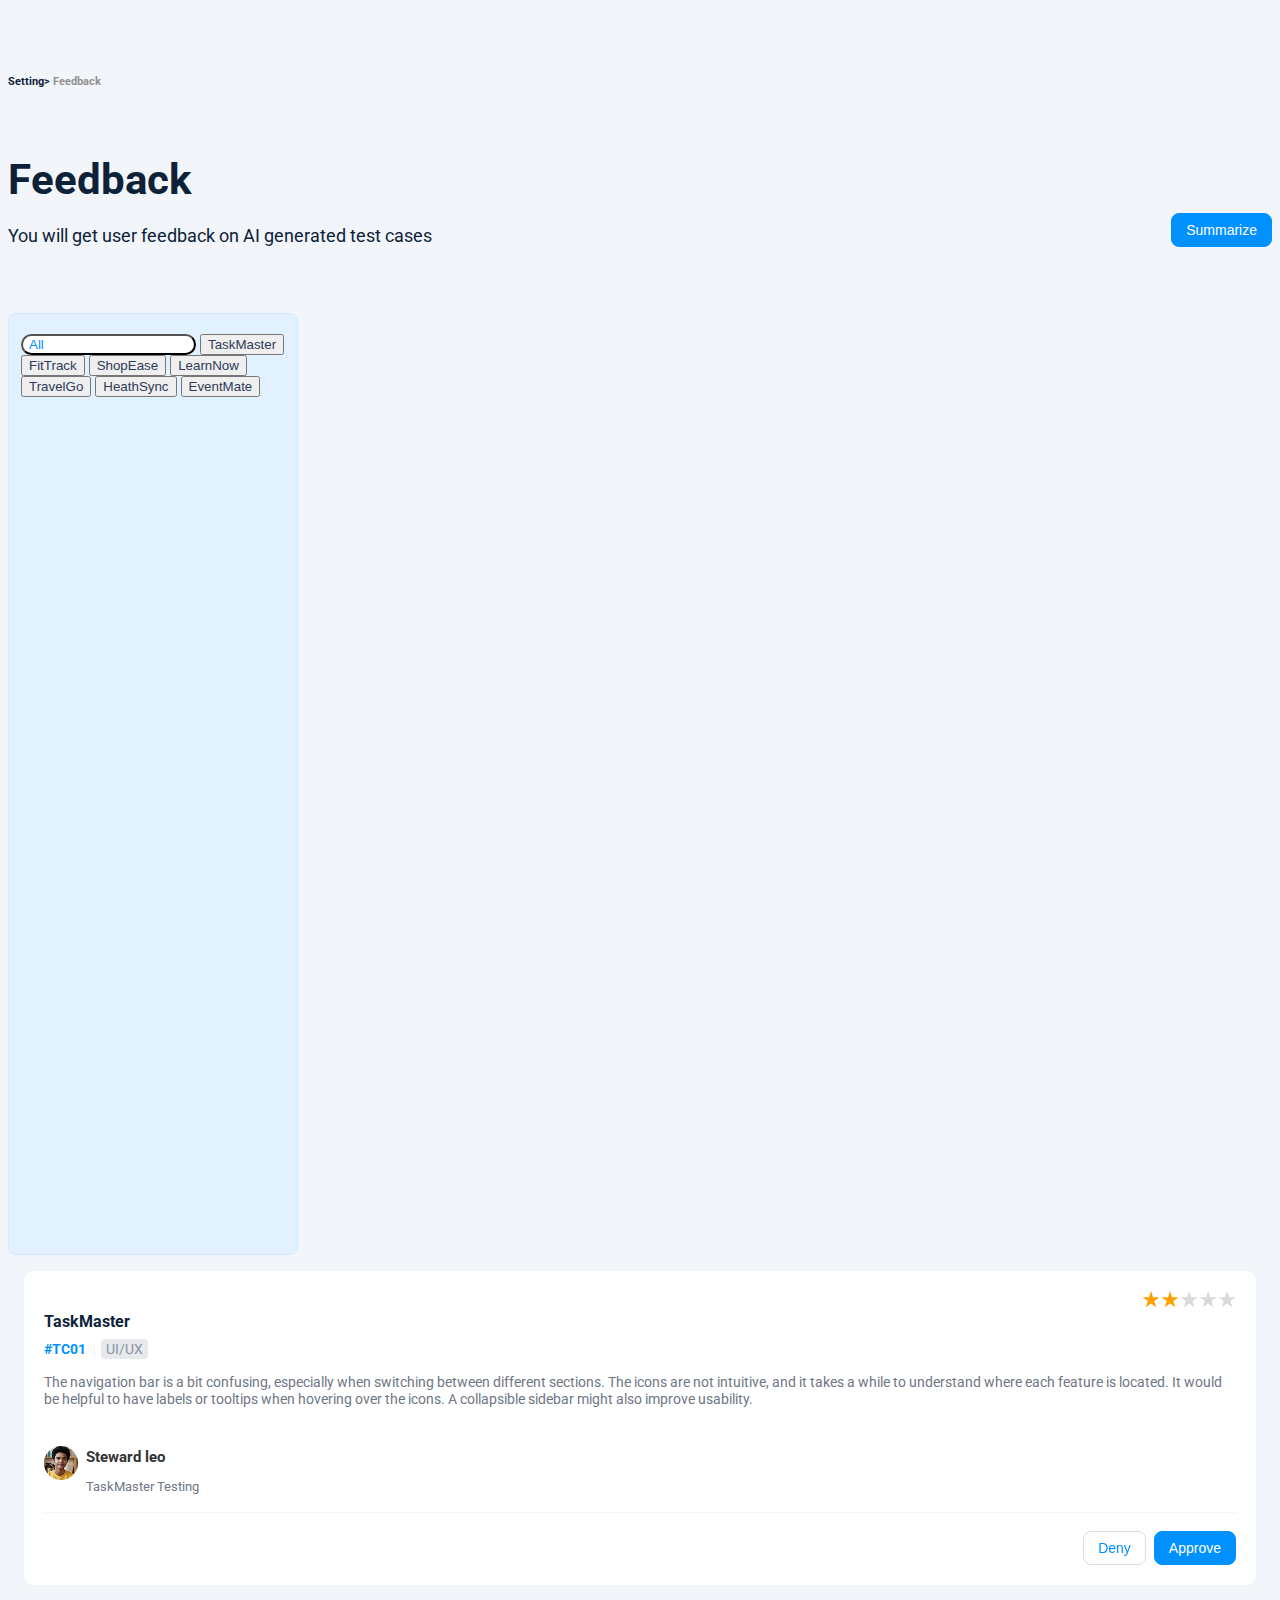
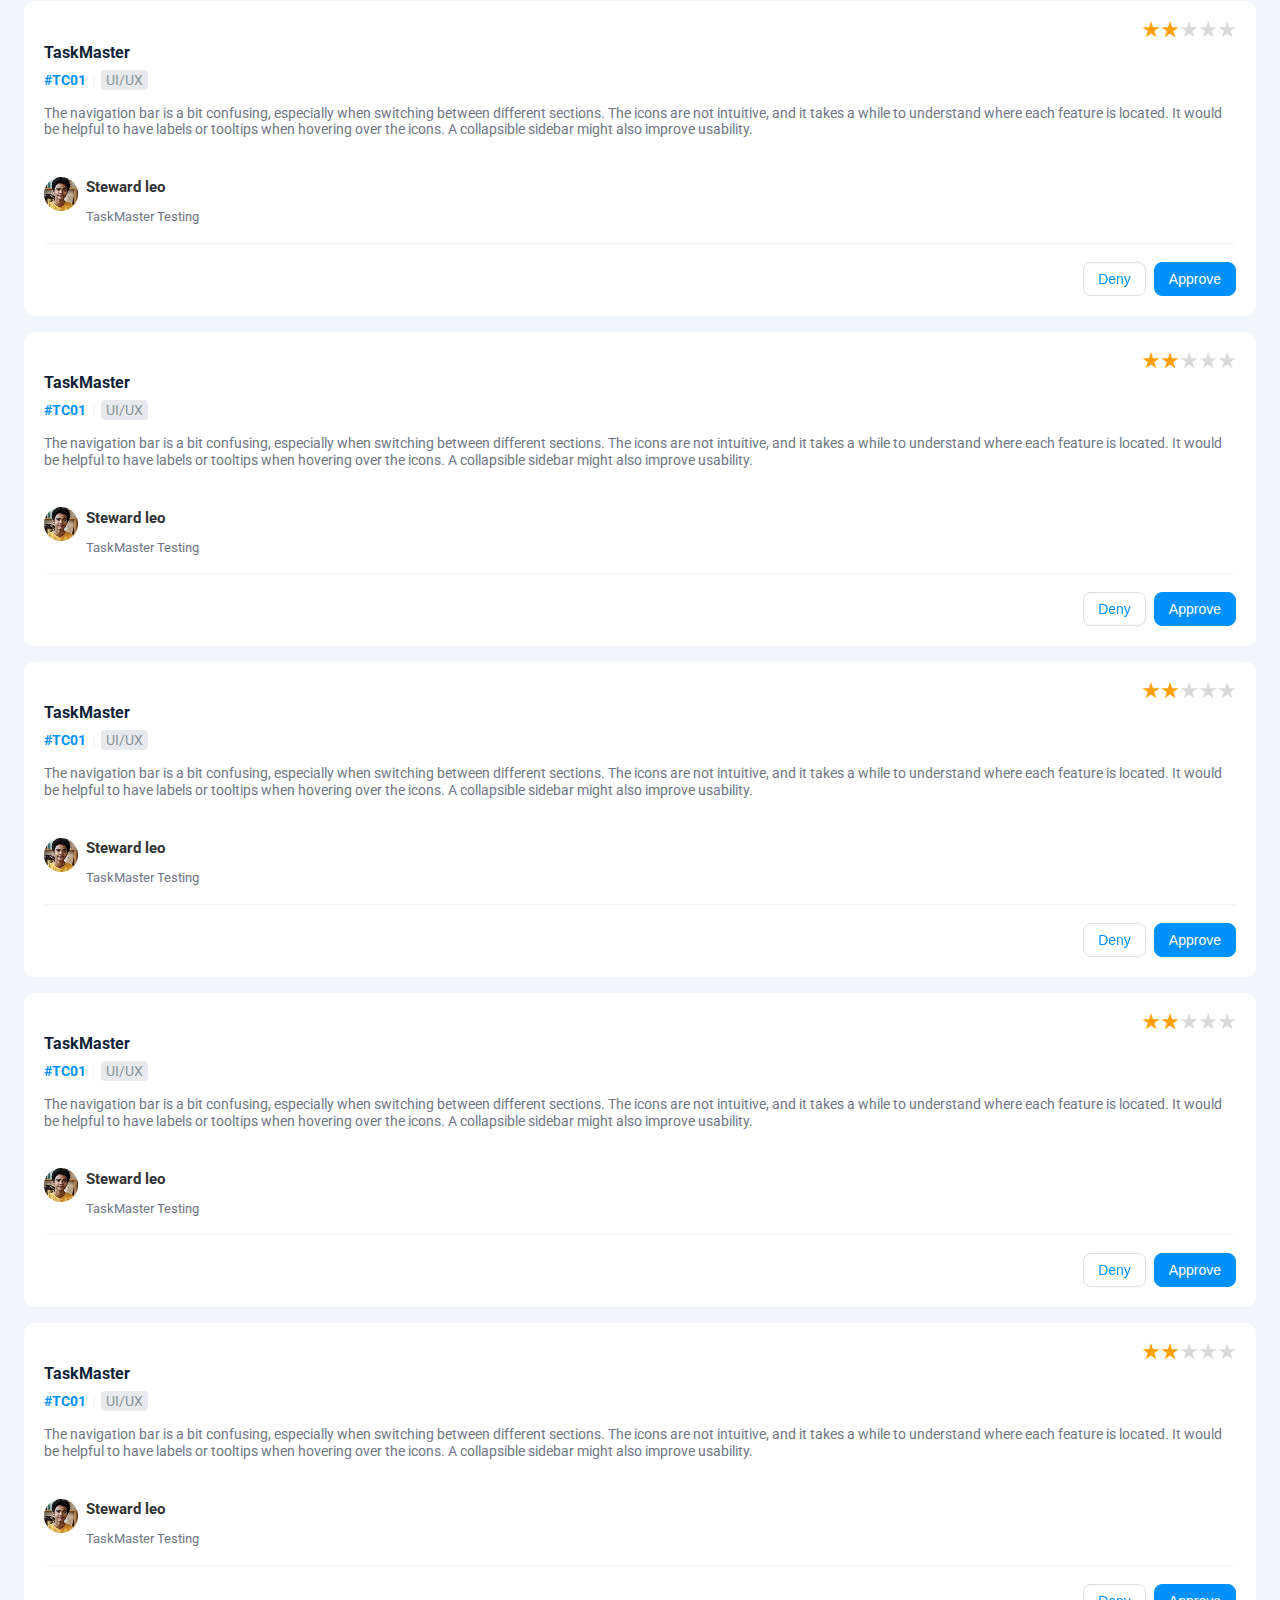
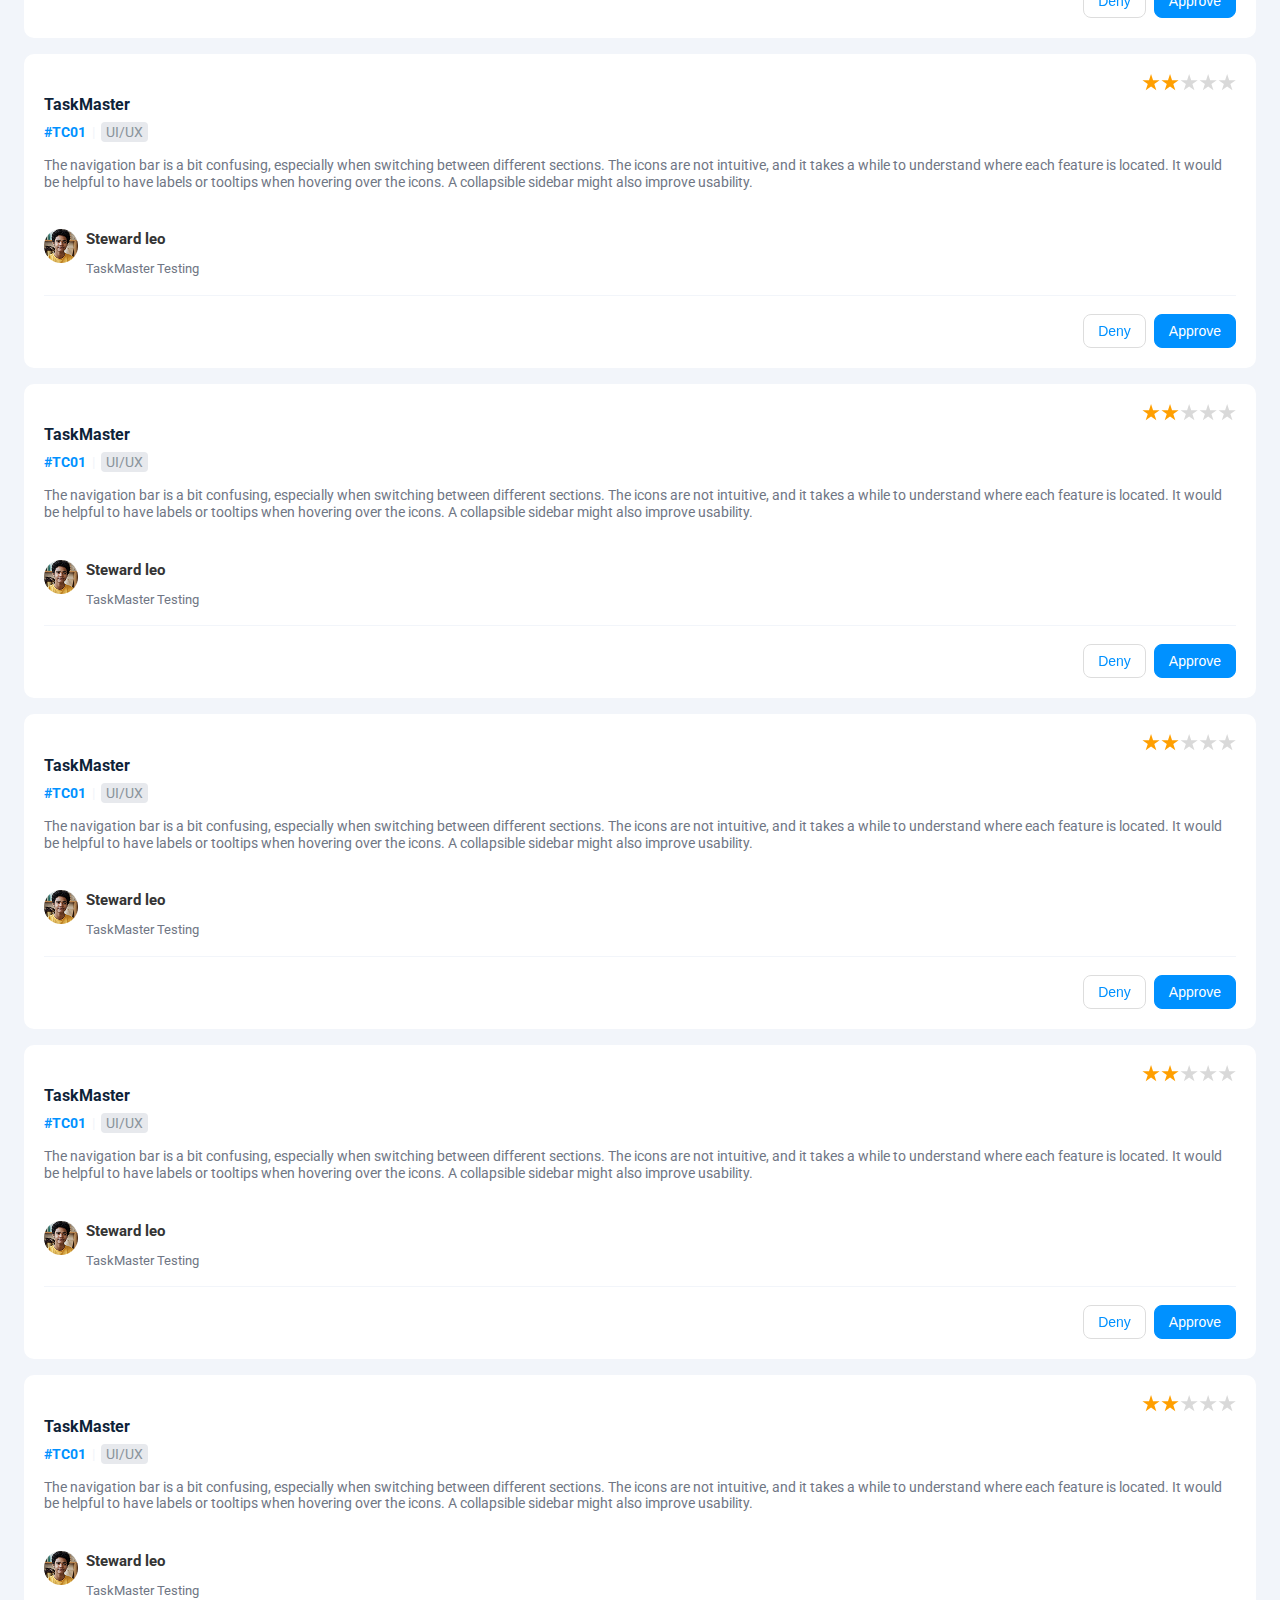
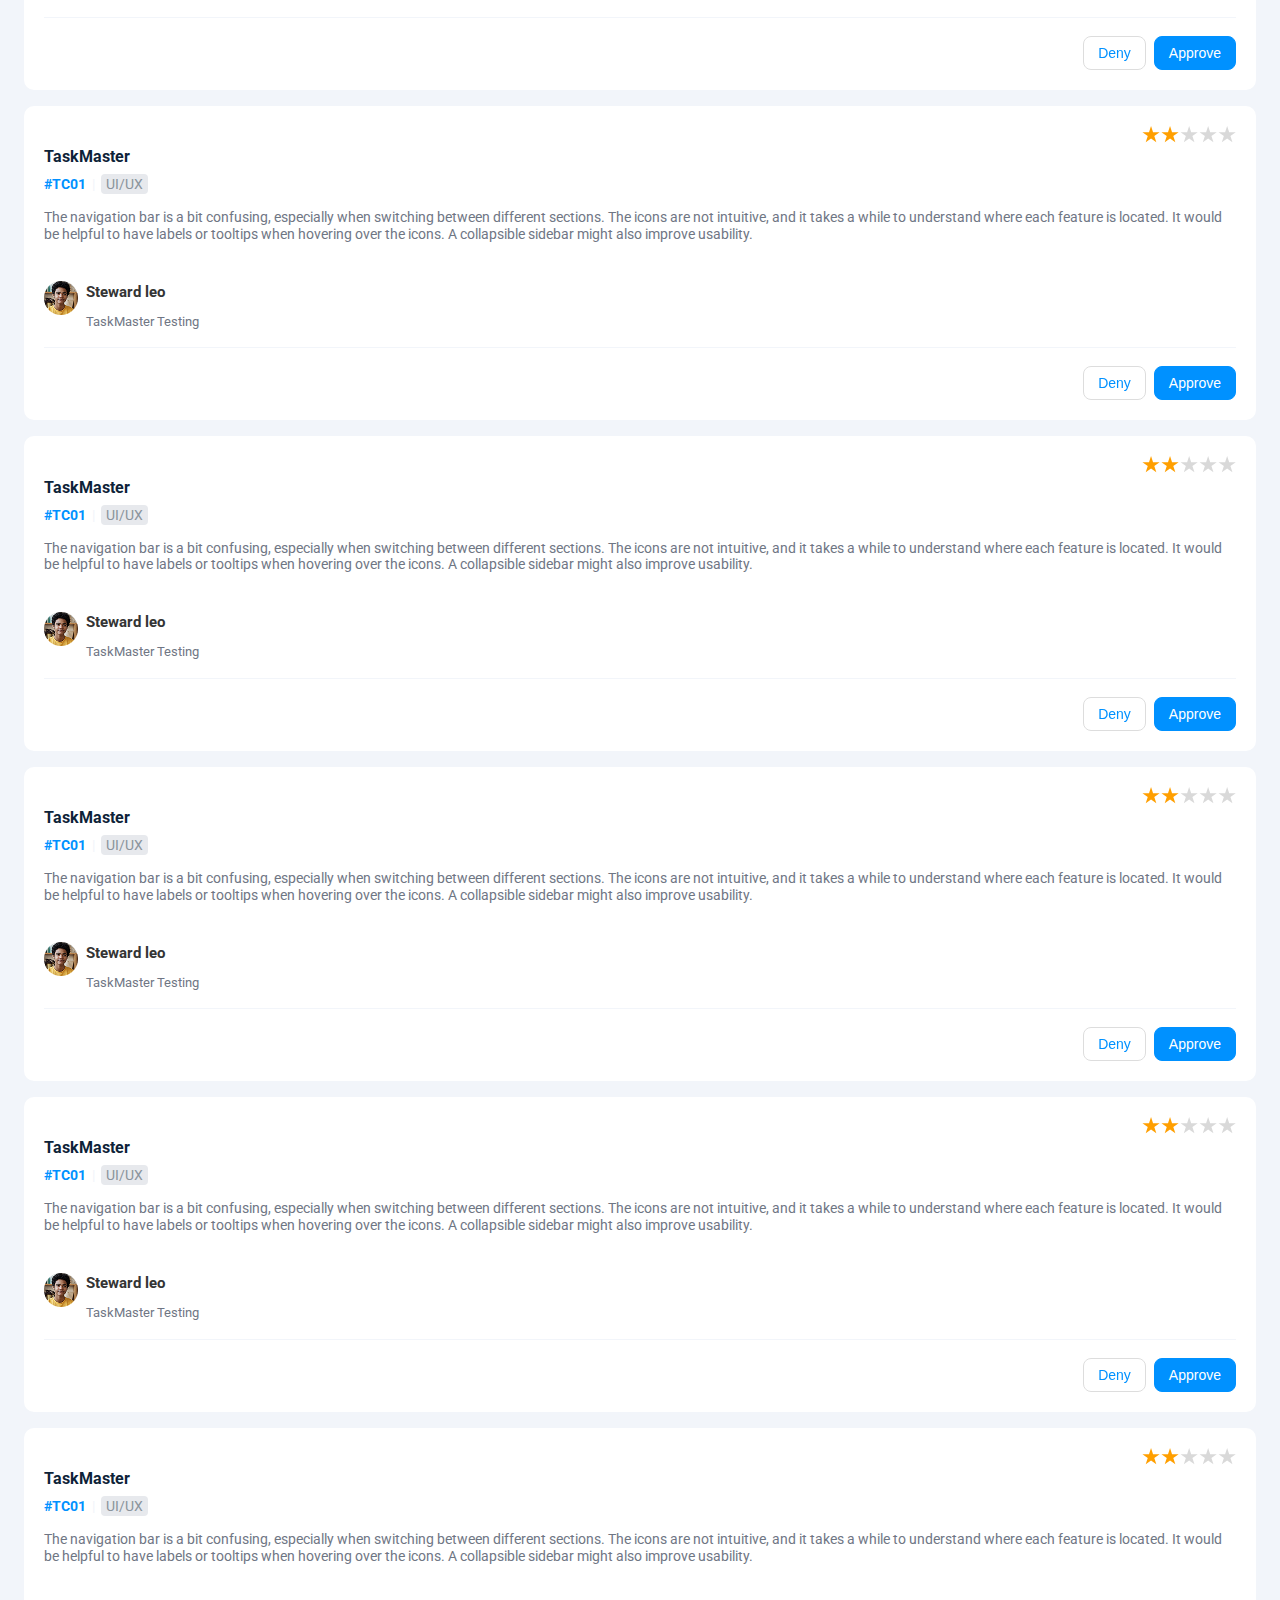
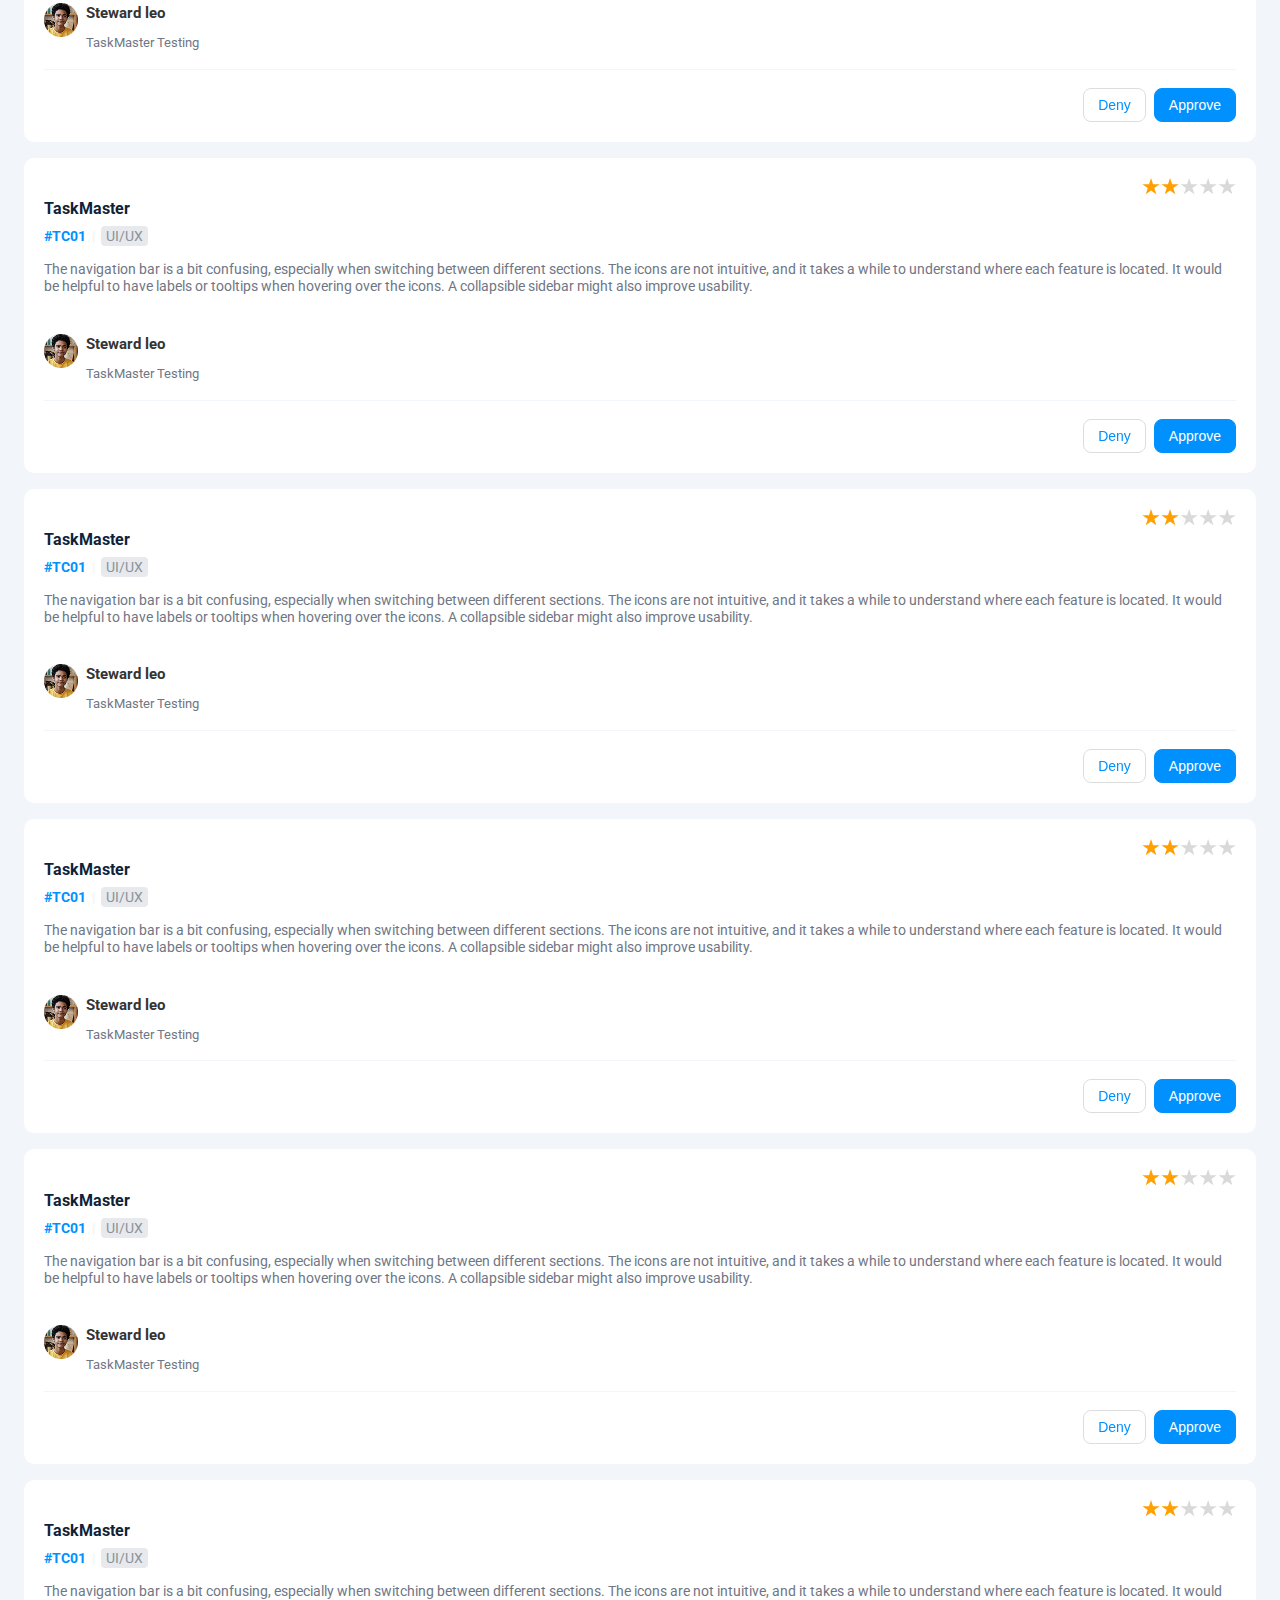
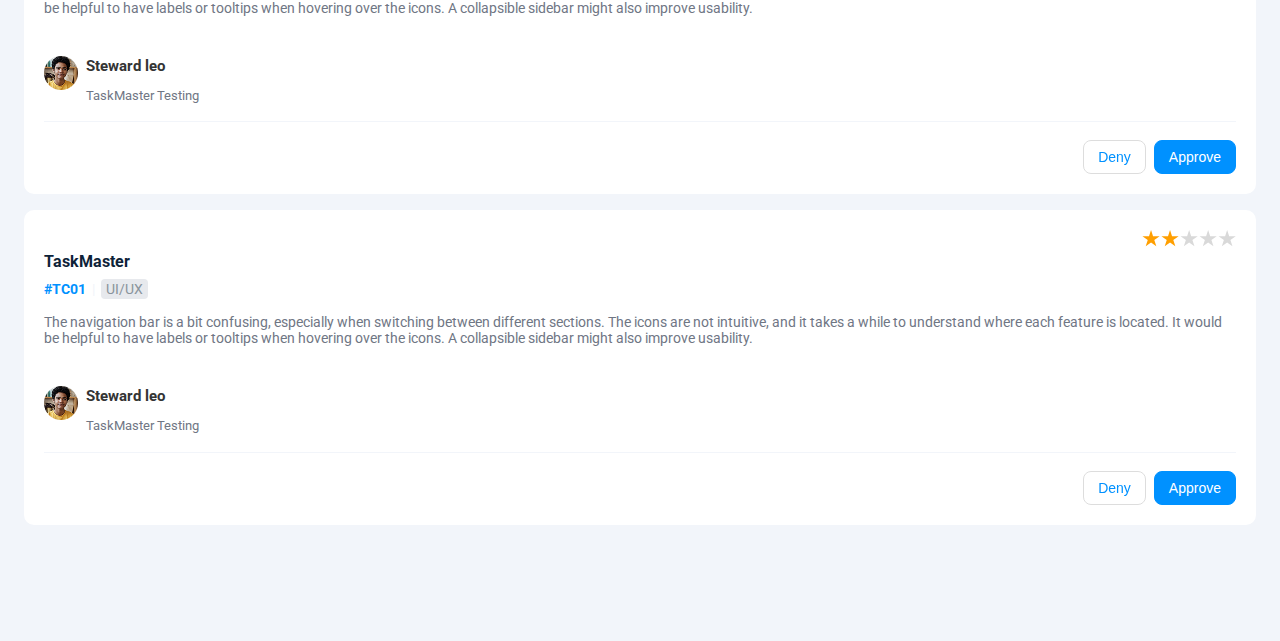
<file: task-1/index.html>
<!DOCTYPE html>
<html lang="en">

<head>
    <meta charset="utf-8" />
    <meta name="viewport" content="width=device-width, initial-scale=1" />
    <title>Task 1 - Yashwanth</title>
    <link href="./assets/css/style.css" rel="stylesheet" />
    <link rel="preconnect" href="https://fonts.googleapis.com" />
    <link rel="preconnect" href="https://fonts.gstatic.com" crossorigin />
    <link href="https://fonts.googleapis.com/css2?family=Roboto:ital,wght@0,100..900;1,100..900&display=swap"
        rel="stylesheet" />
    <link href="https://cdn.jsdelivr.net/npm/bootstrap@5.3.7/dist/css/bootstrap.min.css" rel="stylesheet"
        integrity="sha384-LN+7fdVzj6u52u30Kp6M/trliBMCMKTyK833zpbD+pXdCLuTusPj697FH4R/5mcr" crossorigin="anonymous" />
</head>

<body>
    <section class="feedback-sec">
        <div class="container">
            <div class="feedback-sec-label">
                <h6>Setting> <span class="fade-txt">Feedback</span></h6>
            </div>
            <div class="heading-wrap">
                <div class="feedback-sec-heading">
                    <h2>Feedback</h2>
                    <p>You will get user feedback on AI generated test cases</p>
                </div>
                <div class="btn-001">
                    <button type="button" class="filled-primary">Summarize</button>
                </div>
            </div>
            <div class="tab-wrap">
                <div class="d-flex align-items-start">
                    <div class="nav flex-column nav-pills me-3" id="v-pills-tab" role="tablist"
                        aria-orientation="vertical">
                        <button class="nav-link active" id="v-pills-home-tab" data-bs-toggle="pill"
                            data-bs-target="#v-pills-home" type="button" role="tab" aria-controls="v-pills-home"
                            aria-selected="true">
                            All
                        </button>
                        <button class="nav-link" id="v-pills-profile-tab" data-bs-toggle="pill"
                            data-bs-target="#v-pills-profile" type="button" role="tab" aria-controls="v-pills-profile"
                            aria-selected="false">
                            TaskMaster
                        </button>
                        <button class="nav-link" id="v-pills-messages-tab" data-bs-toggle="pill"
                            data-bs-target="#v-pills-messages" type="button" role="tab" aria-controls="v-pills-messages"
                            aria-selected="false">
                            FitTrack
                        </button>
                        <button class="nav-link" id="v-pills-settings-tab" data-bs-toggle="pill"
                            data-bs-target="#v-pills-settings" type="button" role="tab" aria-controls="v-pills-settings"
                            aria-selected="false">
                            ShopEase
                        </button>
                        <button class="nav-link" id="v-pills-learn-tab" data-bs-toggle="pill"
                            data-bs-target="#v-pills-learn" type="button" role="tab" aria-controls="v-pills-learn"
                            aria-selected="false">
                            LearnNow
                        </button>
                        <button class="nav-link" id="v-pills-travel-tab" data-bs-toggle="pill"
                            data-bs-target="#v-pills-travel" type="button" role="tab" aria-controls="v-pills-travel"
                            aria-selected="false">
                            TravelGo
                        </button>
                        <button class="nav-link" id="v-pills-heath-tab" data-bs-toggle="pill"
                            data-bs-target="#v-pills-heath" type="button" role="tab" aria-controls="v-pills-heath"
                            aria-selected="false">
                            HeathSync
                        </button>
                        <button class="nav-link" id="v-pills-event-tab" data-bs-toggle="pill"
                            data-bs-target="#v-pills-event" type="button" role="tab" aria-controls="v-pills-event"
                            aria-selected="false">
                            EventMate
                        </button>
                    </div>
                    <div class="tab-content" id="v-pills-tabContent">
                        <div class="tab-pane fade show active" id="v-pills-home" role="tabpanel"
                            aria-labelledby="v-pills-home-tab">
                            <div class="row">
                                <div class="col-12 col-sm-6 col-md-6 col-lg-4">
                                    <div class="tab-card">
                                        <div class="card-top">
                                            <div class="card-heading">
                                                <h4>TaskMaster</h4>
                                                <div class="card-tags">
                                                    <span class="b-color">#TC01</span>
                                                    <span class="tag-bar">|</span>
                                                    <span class="fade-tag">UI/UX</span>
                                                </div>
                                            </div>
                                            <div class="card-stars">
                                                <img src="./assets/img/Star 46.svg" alt="filled-star" />
                                                <img src="./assets/img/Star 46.svg" alt="filled-star" />
                                                <img src="./assets/img/Star 48.svg" alt="star" />
                                                <img src="./assets/img/Star 48.svg" alt="star" />
                                                <img src="./assets/img/Star 48.svg" alt="star" />
                                            </div>
                                        </div>
                                        <div class="card-middle">
                                            <p>
                                                The navigation bar is a bit confusing, especially when
                                                switching between different sections. The icons are
                                                not intuitive, and it takes a while to understand
                                                where each feature is located. It would be helpful to
                                                have labels or tooltips when hovering over the icons.
                                                A collapsible sidebar might also improve usability.
                                            </p>
                                        </div>
                                        <div class="card-bottom">
                                            <div class="author">
                                                <img src="./assets/img/user.png" alt="" />
                                                <div class="author-details">
                                                    <h3>Steward leo</h3>
                                                    <p>TaskMaster Testing</p>
                                                </div>
                                            </div>
                                        </div>
                                        <div class="divider"></div>
                                        <div class="btn-wrap">
                                            <div class="deny-wrap">
                                                <button id="deny-p" type="button" class="outline-primary deny-p">
                                                    Deny
                                                </button>
                                                <button id="deny-g" class="deny-btn deny-g">
                                                    <img src="./assets/img/Group 1000005657 (1).svg" alt="" style="
                                width: 14px;
                                height: 14px;
                                margin-right: 4px;
                              " />Deny
                                                </button>
                                            </div>
                                            <div class="approved-wrap">
                                                <button id="approved-p" type="button" class="filled-primary approved-p">
                                                    Approve
                                                </button>
                                                <button id="approved-g" class="approved-btn approved-g">
                                                    <img src="./assets/img/Group 1000005657.svg" alt="" style="
                                width: 14px;
                                height: 14px;
                                margin-right: 4px;
                              " />Approved
                                                </button>
                                            </div>
                                        </div>
                                    </div>
                                </div>
                                <div class="col-12 col-sm-6 col-md-6 col-lg-4">
                                    <div class="tab-card">
                                        <div class="card-top">
                                            <div class="card-heading">
                                                <h4>TaskMaster</h4>
                                                <div class="card-tags">
                                                    <span class="b-color">#TC01</span>
                                                    <span class="tag-bar">|</span>
                                                    <span class="fade-tag">UI/UX</span>
                                                </div>
                                            </div>
                                            <div class="card-stars">
                                                <img src="./assets/img/Star 46.svg" alt="filled-star" />
                                                <img src="./assets/img/Star 46.svg" alt="filled-star" />
                                                <img src="./assets/img/Star 48.svg" alt="star" />
                                                <img src="./assets/img/Star 48.svg" alt="star" />
                                                <img src="./assets/img/Star 48.svg" alt="star" />
                                            </div>
                                        </div>
                                        <div class="card-middle">
                                            <p>
                                                The navigation bar is a bit confusing, especially when
                                                switching between different sections. The icons are
                                                not intuitive, and it takes a while to understand
                                                where each feature is located. It would be helpful to
                                                have labels or tooltips when hovering over the icons.
                                                A collapsible sidebar might also improve usability.
                                            </p>
                                        </div>
                                        <div class="card-bottom">
                                            <div class="author">
                                                <img src="./assets/img/user.png" alt="" />
                                                <div class="author-details">
                                                    <h3>Steward leo</h3>
                                                    <p>TaskMaster Testing</p>
                                                </div>
                                            </div>
                                        </div>
                                        <div class="divider"></div>
                                        <div class="btn-wrap">
                                            <div class="deny-wrap">
                                                <button id="deny-p" type="button" class="outline-primary deny-p">
                                                    Deny
                                                </button>
                                                <button id="deny-g" class="deny-btn deny-g">
                                                    <img src="./assets/img/Group 1000005657 (1).svg" alt="" style="
                                width: 14px;
                                height: 14px;
                                margin-right: 4px;
                              " />Deny
                                                </button>
                                            </div>
                                            <div class="approved-wrap">
                                                <button id="approved-p" type="button" class="filled-primary approved-p">
                                                    Approve
                                                </button>
                                                <button id="approved-g" class="approved-btn approved-g">
                                                    <img src="./assets/img/Group 1000005657.svg" alt="" style="
                                width: 14px;
                                height: 14px;
                                margin-right: 4px;
                              " />Approved
                                                </button>
                                            </div>
                                        </div>
                                    </div>
                                </div>
                                <div class="col-12 col-sm-6 col-md-6 col-lg-4">
                                    <div class="tab-card">
                                        <div class="card-top">
                                            <div class="card-heading">
                                                <h4>TaskMaster</h4>
                                                <div class="card-tags">
                                                    <span class="b-color">#TC01</span>
                                                    <span class="tag-bar">|</span>
                                                    <span class="fade-tag">UI/UX</span>
                                                </div>
                                            </div>
                                            <div class="card-stars">
                                                <img src="./assets/img/Star 46.svg" alt="filled-star" />
                                                <img src="./assets/img/Star 46.svg" alt="filled-star" />
                                                <img src="./assets/img/Star 48.svg" alt="star" />
                                                <img src="./assets/img/Star 48.svg" alt="star" />
                                                <img src="./assets/img/Star 48.svg" alt="star" />
                                            </div>
                                        </div>
                                        <div class="card-middle">
                                            <p>
                                                The navigation bar is a bit confusing, especially when
                                                switching between different sections. The icons are
                                                not intuitive, and it takes a while to understand
                                                where each feature is located. It would be helpful to
                                                have labels or tooltips when hovering over the icons.
                                                A collapsible sidebar might also improve usability.
                                            </p>
                                        </div>
                                        <div class="card-bottom">
                                            <div class="author">
                                                <img src="./assets/img/user.png" alt="" />
                                                <div class="author-details">
                                                    <h3>Steward leo</h3>
                                                    <p>TaskMaster Testing</p>
                                                </div>
                                            </div>
                                        </div>
                                        <div class="divider"></div>
                                        <div class="btn-wrap">
                                            <div class="deny-wrap">
                                                <button id="deny-p" type="button" class="outline-primary deny-p">
                                                    Deny
                                                </button>
                                                <button id="deny-g" class="deny-btn deny-g">
                                                    <img src="./assets/img/Group 1000005657 (1).svg" alt="" style="
                                width: 14px;
                                height: 14px;
                                margin-right: 4px;
                              " />Deny
                                                </button>
                                            </div>
                                            <div class="approved-wrap">
                                                <button id="approved-p" type="button" class="filled-primary approved-p">
                                                    Approve
                                                </button>
                                                <button id="approved-g" class="approved-btn approved-g">
                                                    <img src="./assets/img/Group 1000005657.svg" alt="" style="
                                width: 14px;
                                height: 14px;
                                margin-right: 4px;
                              " />Approved
                                                </button>
                                            </div>
                                        </div>
                                    </div>
                                </div>
                                <div class="col-12 col-sm-6 col-md-6 col-lg-4">
                                    <div class="tab-card">
                                        <div class="card-top">
                                            <div class="card-heading">
                                                <h4>TaskMaster</h4>
                                                <div class="card-tags">
                                                    <span class="b-color">#TC01</span>
                                                    <span class="tag-bar">|</span>
                                                    <span class="fade-tag">UI/UX</span>
                                                </div>
                                            </div>
                                            <div class="card-stars">
                                                <img src="./assets/img/Star 46.svg" alt="filled-star" />
                                                <img src="./assets/img/Star 46.svg" alt="filled-star" />
                                                <img src="./assets/img/Star 48.svg" alt="star" />
                                                <img src="./assets/img/Star 48.svg" alt="star" />
                                                <img src="./assets/img/Star 48.svg" alt="star" />
                                            </div>
                                        </div>
                                        <div class="card-middle">
                                            <p>
                                                The navigation bar is a bit confusing, especially when
                                                switching between different sections. The icons are
                                                not intuitive, and it takes a while to understand
                                                where each feature is located. It would be helpful to
                                                have labels or tooltips when hovering over the icons.
                                                A collapsible sidebar might also improve usability.
                                            </p>
                                        </div>
                                        <div class="card-bottom">
                                            <div class="author">
                                                <img src="./assets/img/user.png" alt="" />
                                                <div class="author-details">
                                                    <h3>Steward leo</h3>
                                                    <p>TaskMaster Testing</p>
                                                </div>
                                            </div>
                                        </div>
                                        <div class="divider"></div>
                                        <div class="btn-wrap">
                                            <div class="deny-wrap">
                                                <button id="deny-p" type="button" class="outline-primary deny-p">
                                                    Deny
                                                </button>
                                                <button id="deny-g" class="deny-btn deny-g">
                                                    <img src="./assets/img/Group 1000005657 (1).svg" alt="" style="
                                width: 14px;
                                height: 14px;
                                margin-right: 4px;
                              " />Deny
                                                </button>
                                            </div>
                                            <div class="approved-wrap">
                                                <button id="approved-p" type="button" class="filled-primary approved-p">
                                                    Approve
                                                </button>
                                                <button id="approved-g" class="approved-btn approved-g">
                                                    <img src="./assets/img/Group 1000005657.svg" alt="" style="
                                width: 14px;
                                height: 14px;
                                margin-right: 4px;
                              " />Approved
                                                </button>
                                            </div>
                                        </div>
                                    </div>
                                </div>
                                <div class="col-12 col-sm-6 col-md-6 col-lg-4">
                                    <div class="tab-card">
                                        <div class="card-top">
                                            <div class="card-heading">
                                                <h4>TaskMaster</h4>
                                                <div class="card-tags">
                                                    <span class="b-color">#TC01</span>
                                                    <span class="tag-bar">|</span>
                                                    <span class="fade-tag">UI/UX</span>
                                                </div>
                                            </div>
                                            <div class="card-stars">
                                                <img src="./assets/img/Star 46.svg" alt="filled-star" />
                                                <img src="./assets/img/Star 46.svg" alt="filled-star" />
                                                <img src="./assets/img/Star 48.svg" alt="star" />
                                                <img src="./assets/img/Star 48.svg" alt="star" />
                                                <img src="./assets/img/Star 48.svg" alt="star" />
                                            </div>
                                        </div>
                                        <div class="card-middle">
                                            <p>
                                                The navigation bar is a bit confusing, especially when
                                                switching between different sections. The icons are
                                                not intuitive, and it takes a while to understand
                                                where each feature is located. It would be helpful to
                                                have labels or tooltips when hovering over the icons.
                                                A collapsible sidebar might also improve usability.
                                            </p>
                                        </div>
                                        <div class="card-bottom">
                                            <div class="author">
                                                <img src="./assets/img/user.png" alt="" />
                                                <div class="author-details">
                                                    <h3>Steward leo</h3>
                                                    <p>TaskMaster Testing</p>
                                                </div>
                                            </div>
                                        </div>
                                        <div class="divider"></div>
                                        <div class="btn-wrap">
                                            <div class="deny-wrap">
                                                <button id="deny-p" type="button" class="outline-primary deny-p">
                                                    Deny
                                                </button>
                                                <button id="deny-g" class="deny-btn deny-g">
                                                    <img src="./assets/img/Group 1000005657 (1).svg" alt="" style="
                                width: 14px;
                                height: 14px;
                                margin-right: 4px;
                              " />Deny
                                                </button>
                                            </div>
                                            <div class="approved-wrap">
                                                <button id="approved-p" type="button" class="filled-primary approved-p">
                                                    Approve
                                                </button>
                                                <button id="approved-g" class="approved-btn approved-g">
                                                    <img src="./assets/img/Group 1000005657.svg" alt="" style="
                                width: 14px;
                                height: 14px;
                                margin-right: 4px;
                              " />Approved
                                                </button>
                                            </div>
                                        </div>
                                    </div>
                                </div>
                                <div class="col-12 col-sm-6 col-md-6 col-lg-4">
                                    <div class="tab-card">
                                        <div class="card-top">
                                            <div class="card-heading">
                                                <h4>TaskMaster</h4>
                                                <div class="card-tags">
                                                    <span class="b-color">#TC01</span>
                                                    <span class="tag-bar">|</span>
                                                    <span class="fade-tag">UI/UX</span>
                                                </div>
                                            </div>
                                            <div class="card-stars">
                                                <img src="./assets/img/Star 46.svg" alt="filled-star" />
                                                <img src="./assets/img/Star 46.svg" alt="filled-star" />
                                                <img src="./assets/img/Star 48.svg" alt="star" />
                                                <img src="./assets/img/Star 48.svg" alt="star" />
                                                <img src="./assets/img/Star 48.svg" alt="star" />
                                            </div>
                                        </div>
                                        <div class="card-middle">
                                            <p>
                                                The navigation bar is a bit confusing, especially when
                                                switching between different sections. The icons are
                                                not intuitive, and it takes a while to understand
                                                where each feature is located. It would be helpful to
                                                have labels or tooltips when hovering over the icons.
                                                A collapsible sidebar might also improve usability.
                                            </p>
                                        </div>
                                        <div class="card-bottom">
                                            <div class="author">
                                                <img src="./assets/img/user.png" alt="" />
                                                <div class="author-details">
                                                    <h3>Steward leo</h3>
                                                    <p>TaskMaster Testing</p>
                                                </div>
                                            </div>
                                        </div>
                                        <div class="divider"></div>
                                        <div class="btn-wrap">
                                            <div class="deny-wrap">
                                                <button id="deny-p" type="button" class="outline-primary deny-p">
                                                    Deny
                                                </button>
                                                <button id="deny-g" class="deny-btn deny-g">
                                                    <img src="./assets/img/Group 1000005657 (1).svg" alt="" style="
                                width: 14px;
                                height: 14px;
                                margin-right: 4px;
                              " />Deny
                                                </button>
                                            </div>
                                            <div class="approved-wrap">
                                                <button id="approved-p" type="button" class="filled-primary approved-p">
                                                    Approve
                                                </button>
                                                <button id="approved-g" class="approved-btn approved-g">
                                                    <img src="./assets/img/Group 1000005657.svg" alt="" style="
                                width: 14px;
                                height: 14px;
                                margin-right: 4px;
                              " />Approved
                                                </button>
                                            </div>
                                        </div>
                                    </div>
                                </div>
                                <div class="col-12 col-sm-6 col-md-6 col-lg-4">
                                    <div class="tab-card">
                                        <div class="card-top">
                                            <div class="card-heading">
                                                <h4>TaskMaster</h4>
                                                <div class="card-tags">
                                                    <span class="b-color">#TC01</span>
                                                    <span class="tag-bar">|</span>
                                                    <span class="fade-tag">UI/UX</span>
                                                </div>
                                            </div>
                                            <div class="card-stars">
                                                <img src="./assets/img/Star 46.svg" alt="filled-star" />
                                                <img src="./assets/img/Star 46.svg" alt="filled-star" />
                                                <img src="./assets/img/Star 48.svg" alt="star" />
                                                <img src="./assets/img/Star 48.svg" alt="star" />
                                                <img src="./assets/img/Star 48.svg" alt="star" />
                                            </div>
                                        </div>
                                        <div class="card-middle">
                                            <p>
                                                The navigation bar is a bit confusing, especially when
                                                switching between different sections. The icons are
                                                not intuitive, and it takes a while to understand
                                                where each feature is located. It would be helpful to
                                                have labels or tooltips when hovering over the icons.
                                                A collapsible sidebar might also improve usability.
                                            </p>
                                        </div>
                                        <div class="card-bottom">
                                            <div class="author">
                                                <img src="./assets/img/user.png" alt="" />
                                                <div class="author-details">
                                                    <h3>Steward leo</h3>
                                                    <p>TaskMaster Testing</p>
                                                </div>
                                            </div>
                                        </div>
                                        <div class="divider"></div>
                                        <div class="btn-wrap">
                                            <div class="deny-wrap">
                                                <button id="deny-p" type="button" class="outline-primary deny-p">
                                                    Deny
                                                </button>
                                                <button id="deny-g" class="deny-btn deny-g">
                                                    <img src="./assets/img/Group 1000005657 (1).svg" alt="" style="
                                width: 14px;
                                height: 14px;
                                margin-right: 4px;
                              " />Deny
                                                </button>
                                            </div>
                                            <div class="approved-wrap">
                                                <button id="approved-p" type="button" class="filled-primary approved-p">
                                                    Approve
                                                </button>
                                                <button id="approved-g" class="approved-btn approved-g">
                                                    <img src="./assets/img/Group 1000005657.svg" alt="" style="
                                width: 14px;
                                height: 14px;
                                margin-right: 4px;
                              " />Approved
                                                </button>
                                            </div>
                                        </div>
                                    </div>
                                </div>
                                <div class="col-12 col-sm-6 col-md-6 col-lg-4">
                                    <div class="tab-card">
                                        <div class="card-top">
                                            <div class="card-heading">
                                                <h4>TaskMaster</h4>
                                                <div class="card-tags">
                                                    <span class="b-color">#TC01</span>
                                                    <span class="tag-bar">|</span>
                                                    <span class="fade-tag">UI/UX</span>
                                                </div>
                                            </div>
                                            <div class="card-stars">
                                                <img src="./assets/img/Star 46.svg" alt="filled-star" />
                                                <img src="./assets/img/Star 46.svg" alt="filled-star" />
                                                <img src="./assets/img/Star 48.svg" alt="star" />
                                                <img src="./assets/img/Star 48.svg" alt="star" />
                                                <img src="./assets/img/Star 48.svg" alt="star" />
                                            </div>
                                        </div>
                                        <div class="card-middle">
                                            <p>
                                                The navigation bar is a bit confusing, especially when
                                                switching between different sections. The icons are
                                                not intuitive, and it takes a while to understand
                                                where each feature is located. It would be helpful to
                                                have labels or tooltips when hovering over the icons.
                                                A collapsible sidebar might also improve usability.
                                            </p>
                                        </div>
                                        <div class="card-bottom">
                                            <div class="author">
                                                <img src="./assets/img/user.png" alt="" />
                                                <div class="author-details">
                                                    <h3>Steward leo</h3>
                                                    <p>TaskMaster Testing</p>
                                                </div>
                                            </div>
                                        </div>
                                        <div class="divider"></div>
                                        <div class="btn-wrap">
                                            <div class="deny-wrap">
                                                <button id="deny-p" type="button" class="outline-primary deny-p">
                                                    Deny
                                                </button>
                                                <button id="deny-g" class="deny-btn deny-g">
                                                    <img src="./assets/img/Group 1000005657 (1).svg" alt="" style="
                                width: 14px;
                                height: 14px;
                                margin-right: 4px;
                              " />Deny
                                                </button>
                                            </div>
                                            <div class="approved-wrap">
                                                <button id="approved-p" type="button" class="filled-primary approved-p">
                                                    Approve
                                                </button>
                                                <button id="approved-g" class="approved-btn approved-g">
                                                    <img src="./assets/img/Group 1000005657.svg" alt="" style="
                                width: 14px;
                                height: 14px;
                                margin-right: 4px;
                              " />Approved
                                                </button>
                                            </div>
                                        </div>
                                    </div>
                                </div>
                            </div>
                        </div>
                        <div class="tab-pane fade" id="v-pills-profile" role="tabpanel"
                            aria-labelledby="v-pills-profile-tab">
                            <div class="row">
                                <div class="col-12 col-sm-6 col-md-6 col-lg-4">
                                    <div class="tab-card">
                                        <div class="card-top">
                                            <div class="card-heading">
                                                <h4>TaskMaster</h4>
                                                <div class="card-tags">
                                                    <span class="b-color">#TC01</span>
                                                    <span class="tag-bar">|</span>
                                                    <span class="fade-tag">UI/UX</span>
                                                </div>
                                            </div>
                                            <div class="card-stars">
                                                <img src="./assets/img/Star 46.svg" alt="filled-star" />
                                                <img src="./assets/img/Star 46.svg" alt="filled-star" />
                                                <img src="./assets/img/Star 48.svg" alt="star" />
                                                <img src="./assets/img/Star 48.svg" alt="star" />
                                                <img src="./assets/img/Star 48.svg" alt="star" />
                                            </div>
                                        </div>
                                        <div class="card-middle">
                                            <p>
                                                The navigation bar is a bit confusing, especially when
                                                switching between different sections. The icons are
                                                not intuitive, and it takes a while to understand
                                                where each feature is located. It would be helpful to
                                                have labels or tooltips when hovering over the icons.
                                                A collapsible sidebar might also improve usability.
                                            </p>
                                        </div>
                                        <div class="card-bottom">
                                            <div class="author">
                                                <img src="./assets/img/user.png" alt="" />
                                                <div class="author-details">
                                                    <h3>Steward leo</h3>
                                                    <p>TaskMaster Testing</p>
                                                </div>
                                            </div>
                                        </div>
                                        <div class="divider"></div>
                                        <div class="btn-wrap">
                                            <div class="deny-wrap">
                                                <button id="deny-p" type="button" class="outline-primary deny-p">
                                                    Deny
                                                </button>
                                                <button id="deny-g" class="deny-btn deny-g">
                                                    <img src="./assets/img/Group 1000005657 (1).svg" alt="" style="
                                width: 14px;
                                height: 14px;
                                margin-right: 4px;
                              " />Deny
                                                </button>
                                            </div>
                                            <div class="approved-wrap">
                                                <button id="approved-p" type="button" class="filled-primary approved-p">
                                                    Approve
                                                </button>
                                                <button id="approved-g" class="approved-btn approved-g">
                                                    <img src="./assets/img/Group 1000005657.svg" alt="" style="
                                width: 14px;
                                height: 14px;
                                margin-right: 4px;
                              " />Approved
                                                </button>
                                            </div>
                                        </div>
                                    </div>
                                </div>
                                <div class="col-12 col-sm-6 col-md-6 col-lg-4">
                                    <div class="tab-card">
                                        <div class="card-top">
                                            <div class="card-heading">
                                                <h4>TaskMaster</h4>
                                                <div class="card-tags">
                                                    <span class="b-color">#TC01</span>
                                                    <span class="tag-bar">|</span>
                                                    <span class="fade-tag">UI/UX</span>
                                                </div>
                                            </div>
                                            <div class="card-stars">
                                                <img src="./assets/img/Star 46.svg" alt="filled-star" />
                                                <img src="./assets/img/Star 46.svg" alt="filled-star" />
                                                <img src="./assets/img/Star 48.svg" alt="star" />
                                                <img src="./assets/img/Star 48.svg" alt="star" />
                                                <img src="./assets/img/Star 48.svg" alt="star" />
                                            </div>
                                        </div>
                                        <div class="card-middle">
                                            <p>
                                                The navigation bar is a bit confusing, especially when
                                                switching between different sections. The icons are
                                                not intuitive, and it takes a while to understand
                                                where each feature is located. It would be helpful to
                                                have labels or tooltips when hovering over the icons.
                                                A collapsible sidebar might also improve usability.
                                            </p>
                                        </div>
                                        <div class="card-bottom">
                                            <div class="author">
                                                <img src="./assets/img/user.png" alt="" />
                                                <div class="author-details">
                                                    <h3>Steward leo</h3>
                                                    <p>TaskMaster Testing</p>
                                                </div>
                                            </div>
                                        </div>
                                        <div class="divider"></div>
                                        <div class="btn-wrap">
                                            <div class="deny-wrap">
                                                <button id="deny-p" type="button" class="outline-primary deny-p">
                                                    Deny
                                                </button>
                                                <button id="deny-g" class="deny-btn deny-g">
                                                    <img src="./assets/img/Group 1000005657 (1).svg" alt="" style="
                                width: 14px;
                                height: 14px;
                                margin-right: 4px;
                              " />Deny
                                                </button>
                                            </div>
                                            <div class="approved-wrap">
                                                <button id="approved-p" type="button" class="filled-primary approved-p">
                                                    Approve
                                                </button>
                                                <button id="approved-g" class="approved-btn approved-g">
                                                    <img src="./assets/img/Group 1000005657.svg" alt="" style="
                                width: 14px;
                                height: 14px;
                                margin-right: 4px;
                              " />Approved
                                                </button>
                                            </div>
                                        </div>
                                    </div>
                                </div>
                            </div>
                        </div>
                        <div class="tab-pane fade" id="v-pills-messages" role="tabpanel"
                            aria-labelledby="v-pills-messages-tab">
                            <div class="row">
                                <div class="col-12 col-sm-6 col-md-6 col-lg-4">
                                    <div class="tab-card">
                                        <div class="card-top">
                                            <div class="card-heading">
                                                <h4>TaskMaster</h4>
                                                <div class="card-tags">
                                                    <span class="b-color">#TC01</span>
                                                    <span class="tag-bar">|</span>
                                                    <span class="fade-tag">UI/UX</span>
                                                </div>
                                            </div>
                                            <div class="card-stars">
                                                <img src="./assets/img/Star 46.svg" alt="filled-star" />
                                                <img src="./assets/img/Star 46.svg" alt="filled-star" />
                                                <img src="./assets/img/Star 48.svg" alt="star" />
                                                <img src="./assets/img/Star 48.svg" alt="star" />
                                                <img src="./assets/img/Star 48.svg" alt="star" />
                                            </div>
                                        </div>
                                        <div class="card-middle">
                                            <p>
                                                The navigation bar is a bit confusing, especially when
                                                switching between different sections. The icons are
                                                not intuitive, and it takes a while to understand
                                                where each feature is located. It would be helpful to
                                                have labels or tooltips when hovering over the icons.
                                                A collapsible sidebar might also improve usability.
                                            </p>
                                        </div>
                                        <div class="card-bottom">
                                            <div class="author">
                                                <img src="./assets/img/user.png" alt="" />
                                                <div class="author-details">
                                                    <h3>Steward leo</h3>
                                                    <p>TaskMaster Testing</p>
                                                </div>
                                            </div>
                                        </div>
                                        <div class="divider"></div>
                                        <div class="btn-wrap">
                                            <div class="deny-wrap">
                                                <button id="deny-p" type="button" class="outline-primary deny-p">
                                                    Deny
                                                </button>
                                                <button id="deny-g" class="deny-btn deny-g">
                                                    <img src="./assets/img/Group 1000005657 (1).svg" alt="" style="
                                width: 14px;
                                height: 14px;
                                margin-right: 4px;
                              " />Deny
                                                </button>
                                            </div>
                                            <div class="approved-wrap">
                                                <button id="approved-p" type="button" class="filled-primary approved-p">
                                                    Approve
                                                </button>
                                                <button id="approved-g" class="approved-btn approved-g">
                                                    <img src="./assets/img/Group 1000005657.svg" alt="" style="
                                width: 14px;
                                height: 14px;
                                margin-right: 4px;
                              " />Approved
                                                </button>
                                            </div>
                                        </div>
                                    </div>
                                </div>
                                <div class="col-12 col-sm-6 col-md-6 col-lg-4">
                                    <div class="tab-card">
                                        <div class="card-top">
                                            <div class="card-heading">
                                                <h4>TaskMaster</h4>
                                                <div class="card-tags">
                                                    <span class="b-color">#TC01</span>
                                                    <span class="tag-bar">|</span>
                                                    <span class="fade-tag">UI/UX</span>
                                                </div>
                                            </div>
                                            <div class="card-stars">
                                                <img src="./assets/img/Star 46.svg" alt="filled-star" />
                                                <img src="./assets/img/Star 46.svg" alt="filled-star" />
                                                <img src="./assets/img/Star 48.svg" alt="star" />
                                                <img src="./assets/img/Star 48.svg" alt="star" />
                                                <img src="./assets/img/Star 48.svg" alt="star" />
                                            </div>
                                        </div>
                                        <div class="card-middle">
                                            <p>
                                                The navigation bar is a bit confusing, especially when
                                                switching between different sections. The icons are
                                                not intuitive, and it takes a while to understand
                                                where each feature is located. It would be helpful to
                                                have labels or tooltips when hovering over the icons.
                                                A collapsible sidebar might also improve usability.
                                            </p>
                                        </div>
                                        <div class="card-bottom">
                                            <div class="author">
                                                <img src="./assets/img/user.png" alt="" />
                                                <div class="author-details">
                                                    <h3>Steward leo</h3>
                                                    <p>TaskMaster Testing</p>
                                                </div>
                                            </div>
                                        </div>
                                        <div class="divider"></div>
                                        <div class="btn-wrap">
                                            <div class="deny-wrap">
                                                <button id="deny-p" type="button" class="outline-primary deny-p">
                                                    Deny
                                                </button>
                                                <button id="deny-g" class="deny-btn deny-g">
                                                    <img src="./assets/img/Group 1000005657 (1).svg" alt="" style="
                                width: 14px;
                                height: 14px;
                                margin-right: 4px;
                              " />Deny
                                                </button>
                                            </div>
                                            <div class="approved-wrap">
                                                <button id="approved-p" type="button" class="filled-primary approved-p">
                                                    Approve
                                                </button>
                                                <button id="approved-g" class="approved-btn approved-g">
                                                    <img src="./assets/img/Group 1000005657.svg" alt="" style="
                                width: 14px;
                                height: 14px;
                                margin-right: 4px;
                              " />Approved
                                                </button>
                                            </div>
                                        </div>
                                    </div>
                                </div>
                            </div>
                        </div>
                        <div class="tab-pane fade" id="v-pills-settings" role="tabpanel"
                            aria-labelledby="v-pills-settings-tab">
                            <div class="row">
                                <div class="col-12 col-sm-6 col-md-6 col-lg-4">
                                    <div class="tab-card">
                                        <div class="card-top">
                                            <div class="card-heading">
                                                <h4>TaskMaster</h4>
                                                <div class="card-tags">
                                                    <span class="b-color">#TC01</span>
                                                    <span class="tag-bar">|</span>
                                                    <span class="fade-tag">UI/UX</span>
                                                </div>
                                            </div>
                                            <div class="card-stars">
                                                <img src="./assets/img/Star 46.svg" alt="filled-star" />
                                                <img src="./assets/img/Star 46.svg" alt="filled-star" />
                                                <img src="./assets/img/Star 48.svg" alt="star" />
                                                <img src="./assets/img/Star 48.svg" alt="star" />
                                                <img src="./assets/img/Star 48.svg" alt="star" />
                                            </div>
                                        </div>
                                        <div class="card-middle">
                                            <p>
                                                The navigation bar is a bit confusing, especially when
                                                switching between different sections. The icons are
                                                not intuitive, and it takes a while to understand
                                                where each feature is located. It would be helpful to
                                                have labels or tooltips when hovering over the icons.
                                                A collapsible sidebar might also improve usability.
                                            </p>
                                        </div>
                                        <div class="card-bottom">
                                            <div class="author">
                                                <img src="./assets/img/user.png" alt="" />
                                                <div class="author-details">
                                                    <h3>Steward leo</h3>
                                                    <p>TaskMaster Testing</p>
                                                </div>
                                            </div>
                                        </div>
                                        <div class="divider"></div>
                                        <div class="btn-wrap">
                                            <div class="deny-wrap">
                                                <button id="deny-p" type="button" class="outline-primary deny-p">
                                                    Deny
                                                </button>
                                                <button id="deny-g" class="deny-btn deny-g">
                                                    <img src="./assets/img/Group 1000005657 (1).svg" alt="" style="
                                width: 14px;
                                height: 14px;
                                margin-right: 4px;
                              " />Deny
                                                </button>
                                            </div>
                                            <div class="approved-wrap">
                                                <button id="approved-p" type="button" class="filled-primary approved-p">
                                                    Approve
                                                </button>
                                                <button id="approved-g" class="approved-btn approved-g">
                                                    <img src="./assets/img/Group 1000005657.svg" alt="" style="
                                width: 14px;
                                height: 14px;
                                margin-right: 4px;
                              " />Approved
                                                </button>
                                            </div>
                                        </div>
                                    </div>
                                </div>
                                <div class="col-12 col-sm-6 col-md-6 col-lg-4">
                                    <div class="tab-card">
                                        <div class="card-top">
                                            <div class="card-heading">
                                                <h4>TaskMaster</h4>
                                                <div class="card-tags">
                                                    <span class="b-color">#TC01</span>
                                                    <span class="tag-bar">|</span>
                                                    <span class="fade-tag">UI/UX</span>
                                                </div>
                                            </div>
                                            <div class="card-stars">
                                                <img src="./assets/img/Star 46.svg" alt="filled-star" />
                                                <img src="./assets/img/Star 46.svg" alt="filled-star" />
                                                <img src="./assets/img/Star 48.svg" alt="star" />
                                                <img src="./assets/img/Star 48.svg" alt="star" />
                                                <img src="./assets/img/Star 48.svg" alt="star" />
                                            </div>
                                        </div>
                                        <div class="card-middle">
                                            <p>
                                                The navigation bar is a bit confusing, especially when
                                                switching between different sections. The icons are
                                                not intuitive, and it takes a while to understand
                                                where each feature is located. It would be helpful to
                                                have labels or tooltips when hovering over the icons.
                                                A collapsible sidebar might also improve usability.
                                            </p>
                                        </div>
                                        <div class="card-bottom">
                                            <div class="author">
                                                <img src="./assets/img/user.png" alt="" />
                                                <div class="author-details">
                                                    <h3>Steward leo</h3>
                                                    <p>TaskMaster Testing</p>
                                                </div>
                                            </div>
                                        </div>
                                        <div class="divider"></div>
                                        <div class="btn-wrap">
                                            <div class="deny-wrap">
                                                <button id="deny-p" type="button" class="outline-primary deny-p">
                                                    Deny
                                                </button>
                                                <button id="deny-g" class="deny-btn deny-g">
                                                    <img src="./assets/img/Group 1000005657 (1).svg" alt="" style="
                                width: 14px;
                                height: 14px;
                                margin-right: 4px;
                              " />Deny
                                                </button>
                                            </div>
                                            <div class="approved-wrap">
                                                <button id="approved-p" type="button" class="filled-primary approved-p">
                                                    Approve
                                                </button>
                                                <button id="approved-g" class="approved-btn approved-g">
                                                    <img src="./assets/img/Group 1000005657.svg" alt="" style="
                                width: 14px;
                                height: 14px;
                                margin-right: 4px;
                              " />Approved
                                                </button>
                                            </div>
                                        </div>
                                    </div>
                                </div>
                            </div>
                        </div>
                        <div class="tab-pane fade" id="v-pills-learn" role="tabpanel"
                            aria-labelledby="v-pills-learn-tab">
                            <div class="row">
                                <div class="col-12 col-sm-6 col-md-6 col-lg-4">
                                    <div class="tab-card">
                                        <div class="card-top">
                                            <div class="card-heading">
                                                <h4>TaskMaster</h4>
                                                <div class="card-tags">
                                                    <span class="b-color">#TC01</span>
                                                    <span class="tag-bar">|</span>
                                                    <span class="fade-tag">UI/UX</span>
                                                </div>
                                            </div>
                                            <div class="card-stars">
                                                <img src="./assets/img/Star 46.svg" alt="filled-star" />
                                                <img src="./assets/img/Star 46.svg" alt="filled-star" />
                                                <img src="./assets/img/Star 48.svg" alt="star" />
                                                <img src="./assets/img/Star 48.svg" alt="star" />
                                                <img src="./assets/img/Star 48.svg" alt="star" />
                                            </div>
                                        </div>
                                        <div class="card-middle">
                                            <p>
                                                The navigation bar is a bit confusing, especially when
                                                switching between different sections. The icons are
                                                not intuitive, and it takes a while to understand
                                                where each feature is located. It would be helpful to
                                                have labels or tooltips when hovering over the icons.
                                                A collapsible sidebar might also improve usability.
                                            </p>
                                        </div>
                                        <div class="card-bottom">
                                            <div class="author">
                                                <img src="./assets/img/user.png" alt="" />
                                                <div class="author-details">
                                                    <h3>Steward leo</h3>
                                                    <p>TaskMaster Testing</p>
                                                </div>
                                            </div>
                                        </div>
                                        <div class="divider"></div>
                                        <div class="btn-wrap">
                                            <div class="deny-wrap">
                                                <button id="deny-p" type="button" class="outline-primary deny-p">
                                                    Deny
                                                </button>
                                                <button id="deny-g" class="deny-btn deny-g">
                                                    <img src="./assets/img/Group 1000005657 (1).svg" alt="" style="
                                width: 14px;
                                height: 14px;
                                margin-right: 4px;
                              " />Deny
                                                </button>
                                            </div>
                                            <div class="approved-wrap">
                                                <button id="approved-p" type="button" class="filled-primary approved-p">
                                                    Approve
                                                </button>
                                                <button id="approved-g" class="approved-btn approved-g">
                                                    <img src="./assets/img/Group 1000005657.svg" alt="" style="
                                width: 14px;
                                height: 14px;
                                margin-right: 4px;
                              " />Approved
                                                </button>
                                            </div>
                                        </div>
                                    </div>
                                </div>
                                <div class="col-12 col-sm-6 col-md-6 col-lg-4">
                                    <div class="tab-card">
                                        <div class="card-top">
                                            <div class="card-heading">
                                                <h4>TaskMaster</h4>
                                                <div class="card-tags">
                                                    <span class="b-color">#TC01</span>
                                                    <span class="tag-bar">|</span>
                                                    <span class="fade-tag">UI/UX</span>
                                                </div>
                                            </div>
                                            <div class="card-stars">
                                                <img src="./assets/img/Star 46.svg" alt="filled-star" />
                                                <img src="./assets/img/Star 46.svg" alt="filled-star" />
                                                <img src="./assets/img/Star 48.svg" alt="star" />
                                                <img src="./assets/img/Star 48.svg" alt="star" />
                                                <img src="./assets/img/Star 48.svg" alt="star" />
                                            </div>
                                        </div>
                                        <div class="card-middle">
                                            <p>
                                                The navigation bar is a bit confusing, especially when
                                                switching between different sections. The icons are
                                                not intuitive, and it takes a while to understand
                                                where each feature is located. It would be helpful to
                                                have labels or tooltips when hovering over the icons.
                                                A collapsible sidebar might also improve usability.
                                            </p>
                                        </div>
                                        <div class="card-bottom">
                                            <div class="author">
                                                <img src="./assets/img/user.png" alt="" />
                                                <div class="author-details">
                                                    <h3>Steward leo</h3>
                                                    <p>TaskMaster Testing</p>
                                                </div>
                                            </div>
                                        </div>
                                        <div class="divider"></div>
                                        <div class="btn-wrap">
                                            <div class="deny-wrap">
                                                <button id="deny-p" type="button" class="outline-primary deny-p">
                                                    Deny
                                                </button>
                                                <button id="deny-g" class="deny-btn deny-g">
                                                    <img src="./assets/img/Group 1000005657 (1).svg" alt="" style="
                                width: 14px;
                                height: 14px;
                                margin-right: 4px;
                              " />Deny
                                                </button>
                                            </div>
                                            <div class="approved-wrap">
                                                <button id="approved-p" type="button" class="filled-primary approved-p">
                                                    Approve
                                                </button>
                                                <button id="approved-g" class="approved-btn approved-g">
                                                    <img src="./assets/img/Group 1000005657.svg" alt="" style="
                                width: 14px;
                                height: 14px;
                                margin-right: 4px;
                              " />Approved
                                                </button>
                                            </div>
                                        </div>
                                    </div>
                                </div>
                            </div>
                        </div>
                        <div class="tab-pane fade" id="v-pills-travel" role="tabpanel"
                            aria-labelledby="v-pills-travel-tab">
                            <div class="row">
                                <div class="col-12 col-sm-6 col-md-6 col-lg-4">
                                    <div class="tab-card">
                                        <div class="card-top">
                                            <div class="card-heading">
                                                <h4>TaskMaster</h4>
                                                <div class="card-tags">
                                                    <span class="b-color">#TC01</span>
                                                    <span class="tag-bar">|</span>
                                                    <span class="fade-tag">UI/UX</span>
                                                </div>
                                            </div>
                                            <div class="card-stars">
                                                <img src="./assets/img/Star 46.svg" alt="filled-star" />
                                                <img src="./assets/img/Star 46.svg" alt="filled-star" />
                                                <img src="./assets/img/Star 48.svg" alt="star" />
                                                <img src="./assets/img/Star 48.svg" alt="star" />
                                                <img src="./assets/img/Star 48.svg" alt="star" />
                                            </div>
                                        </div>
                                        <div class="card-middle">
                                            <p>
                                                The navigation bar is a bit confusing, especially when
                                                switching between different sections. The icons are
                                                not intuitive, and it takes a while to understand
                                                where each feature is located. It would be helpful to
                                                have labels or tooltips when hovering over the icons.
                                                A collapsible sidebar might also improve usability.
                                            </p>
                                        </div>
                                        <div class="card-bottom">
                                            <div class="author">
                                                <img src="./assets/img/user.png" alt="" />
                                                <div class="author-details">
                                                    <h3>Steward leo</h3>
                                                    <p>TaskMaster Testing</p>
                                                </div>
                                            </div>
                                        </div>
                                        <div class="divider"></div>
                                        <div class="btn-wrap">
                                            <div class="deny-wrap">
                                                <button id="deny-p" type="button" class="outline-primary deny-p">
                                                    Deny
                                                </button>
                                                <button id="deny-g" class="deny-btn deny-g">
                                                    <img src="./assets/img/Group 1000005657 (1).svg" alt="" style="
                                width: 14px;
                                height: 14px;
                                margin-right: 4px;
                              " />Deny
                                                </button>
                                            </div>
                                            <div class="approved-wrap">
                                                <button id="approved-p" type="button" class="filled-primary approved-p">
                                                    Approve
                                                </button>
                                                <button id="approved-g" class="approved-btn approved-g">
                                                    <img src="./assets/img/Group 1000005657.svg" alt="" style="
                                width: 14px;
                                height: 14px;
                                margin-right: 4px;
                              " />Approved
                                                </button>
                                            </div>
                                        </div>
                                    </div>
                                </div>
                                <div class="col-12 col-sm-6 col-md-6 col-lg-4">
                                    <div class="tab-card">
                                        <div class="card-top">
                                            <div class="card-heading">
                                                <h4>TaskMaster</h4>
                                                <div class="card-tags">
                                                    <span class="b-color">#TC01</span>
                                                    <span class="tag-bar">|</span>
                                                    <span class="fade-tag">UI/UX</span>
                                                </div>
                                            </div>
                                            <div class="card-stars">
                                                <img src="./assets/img/Star 46.svg" alt="filled-star" />
                                                <img src="./assets/img/Star 46.svg" alt="filled-star" />
                                                <img src="./assets/img/Star 48.svg" alt="star" />
                                                <img src="./assets/img/Star 48.svg" alt="star" />
                                                <img src="./assets/img/Star 48.svg" alt="star" />
                                            </div>
                                        </div>
                                        <div class="card-middle">
                                            <p>
                                                The navigation bar is a bit confusing, especially when
                                                switching between different sections. The icons are
                                                not intuitive, and it takes a while to understand
                                                where each feature is located. It would be helpful to
                                                have labels or tooltips when hovering over the icons.
                                                A collapsible sidebar might also improve usability.
                                            </p>
                                        </div>
                                        <div class="card-bottom">
                                            <div class="author">
                                                <img src="./assets/img/user.png" alt="" />
                                                <div class="author-details">
                                                    <h3>Steward leo</h3>
                                                    <p>TaskMaster Testing</p>
                                                </div>
                                            </div>
                                        </div>
                                        <div class="divider"></div>
                                        <div class="btn-wrap">
                                            <div class="deny-wrap">
                                                <button id="deny-p" type="button" class="outline-primary deny-p">
                                                    Deny
                                                </button>
                                                <button id="deny-g" class="deny-btn deny-g">
                                                    <img src="./assets/img/Group 1000005657 (1).svg" alt="" style="
                                width: 14px;
                                height: 14px;
                                margin-right: 4px;
                              " />Deny
                                                </button>
                                            </div>
                                            <div class="approved-wrap">
                                                <button id="approved-p" type="button" class="filled-primary approved-p">
                                                    Approve
                                                </button>
                                                <button id="approved-g" class="approved-btn approved-g">
                                                    <img src="./assets/img/Group 1000005657.svg" alt="" style="
                                width: 14px;
                                height: 14px;
                                margin-right: 4px;
                              " />Approved
                                                </button>
                                            </div>
                                        </div>
                                    </div>
                                </div>
                            </div>
                        </div>
                        <div class="tab-pane fade" id="v-pills-heath" role="tabpanel"
                            aria-labelledby="v-pills-heath-tab">
                            <div class="row">
                                <div class="col-12 col-sm-6 col-md-6 col-lg-4">
                                    <div class="tab-card">
                                        <div class="card-top">
                                            <div class="card-heading">
                                                <h4>TaskMaster</h4>
                                                <div class="card-tags">
                                                    <span class="b-color">#TC01</span>
                                                    <span class="tag-bar">|</span>
                                                    <span class="fade-tag">UI/UX</span>
                                                </div>
                                            </div>
                                            <div class="card-stars">
                                                <img src="./assets/img/Star 46.svg" alt="filled-star" />
                                                <img src="./assets/img/Star 46.svg" alt="filled-star" />
                                                <img src="./assets/img/Star 48.svg" alt="star" />
                                                <img src="./assets/img/Star 48.svg" alt="star" />
                                                <img src="./assets/img/Star 48.svg" alt="star" />
                                            </div>
                                        </div>
                                        <div class="card-middle">
                                            <p>
                                                The navigation bar is a bit confusing, especially when
                                                switching between different sections. The icons are
                                                not intuitive, and it takes a while to understand
                                                where each feature is located. It would be helpful to
                                                have labels or tooltips when hovering over the icons.
                                                A collapsible sidebar might also improve usability.
                                            </p>
                                        </div>
                                        <div class="card-bottom">
                                            <div class="author">
                                                <img src="./assets/img/user.png" alt="" />
                                                <div class="author-details">
                                                    <h3>Steward leo</h3>
                                                    <p>TaskMaster Testing</p>
                                                </div>
                                            </div>
                                        </div>
                                        <div class="divider"></div>
                                        <div class="btn-wrap">
                                            <div class="deny-wrap">
                                                <button id="deny-p" type="button" class="outline-primary deny-p">
                                                    Deny
                                                </button>
                                                <button id="deny-g" class="deny-btn deny-g">
                                                    <img src="./assets/img/Group 1000005657 (1).svg" alt="" style="
                                width: 14px;
                                height: 14px;
                                margin-right: 4px;
                              " />Deny
                                                </button>
                                            </div>
                                            <div class="approved-wrap">
                                                <button id="approved-p" type="button" class="filled-primary approved-p">
                                                    Approve
                                                </button>
                                                <button id="approved-g" class="approved-btn approved-g">
                                                    <img src="./assets/img/Group 1000005657.svg" alt="" style="
                                width: 14px;
                                height: 14px;
                                margin-right: 4px;
                              " />Approved
                                                </button>
                                            </div>
                                        </div>
                                    </div>
                                </div>
                                <div class="col-12 col-sm-6 col-md-6 col-lg-4">
                                    <div class="tab-card">
                                        <div class="card-top">
                                            <div class="card-heading">
                                                <h4>TaskMaster</h4>
                                                <div class="card-tags">
                                                    <span class="b-color">#TC01</span>
                                                    <span class="tag-bar">|</span>
                                                    <span class="fade-tag">UI/UX</span>
                                                </div>
                                            </div>
                                            <div class="card-stars">
                                                <img src="./assets/img/Star 46.svg" alt="filled-star" />
                                                <img src="./assets/img/Star 46.svg" alt="filled-star" />
                                                <img src="./assets/img/Star 48.svg" alt="star" />
                                                <img src="./assets/img/Star 48.svg" alt="star" />
                                                <img src="./assets/img/Star 48.svg" alt="star" />
                                            </div>
                                        </div>
                                        <div class="card-middle">
                                            <p>
                                                The navigation bar is a bit confusing, especially when
                                                switching between different sections. The icons are
                                                not intuitive, and it takes a while to understand
                                                where each feature is located. It would be helpful to
                                                have labels or tooltips when hovering over the icons.
                                                A collapsible sidebar might also improve usability.
                                            </p>
                                        </div>
                                        <div class="card-bottom">
                                            <div class="author">
                                                <img src="./assets/img/user.png" alt="" />
                                                <div class="author-details">
                                                    <h3>Steward leo</h3>
                                                    <p>TaskMaster Testing</p>
                                                </div>
                                            </div>
                                        </div>
                                        <div class="divider"></div>
                                        <div class="btn-wrap">
                                            <div class="deny-wrap">
                                                <button id="deny-p" type="button" class="outline-primary deny-p">
                                                    Deny
                                                </button>
                                                <button id="deny-g" class="deny-btn deny-g">
                                                    <img src="./assets/img/Group 1000005657 (1).svg" alt="" style="
                                width: 14px;
                                height: 14px;
                                margin-right: 4px;
                              " />Deny
                                                </button>
                                            </div>
                                            <div class="approved-wrap">
                                                <button id="approved-p" type="button" class="filled-primary approved-p">
                                                    Approve
                                                </button>
                                                <button id="approved-g" class="approved-btn approved-g">
                                                    <img src="./assets/img/Group 1000005657.svg" alt="" style="
                                width: 14px;
                                height: 14px;
                                margin-right: 4px;
                              " />Approved
                                                </button>
                                            </div>
                                        </div>
                                    </div>
                                </div>
                            </div>
                        </div>
                        <div class="tab-pane fade" id="v-pills-event" role="tabpanel"
                            aria-labelledby="v-pills-event-tab">
                            <div class="row">
                                <div class="col-12 col-sm-6 col-md-6 col-lg-4">
                                    <div class="tab-card">
                                        <div class="card-top">
                                            <div class="card-heading">
                                                <h4>TaskMaster</h4>
                                                <div class="card-tags">
                                                    <span class="b-color">#TC01</span>
                                                    <span class="tag-bar">|</span>
                                                    <span class="fade-tag">UI/UX</span>
                                                </div>
                                            </div>
                                            <div class="card-stars">
                                                <img src="./assets/img/Star 46.svg" alt="filled-star" />
                                                <img src="./assets/img/Star 46.svg" alt="filled-star" />
                                                <img src="./assets/img/Star 48.svg" alt="star" />
                                                <img src="./assets/img/Star 48.svg" alt="star" />
                                                <img src="./assets/img/Star 48.svg" alt="star" />
                                            </div>
                                        </div>
                                        <div class="card-middle">
                                            <p>
                                                The navigation bar is a bit confusing, especially when
                                                switching between different sections. The icons are
                                                not intuitive, and it takes a while to understand
                                                where each feature is located. It would be helpful to
                                                have labels or tooltips when hovering over the icons.
                                                A collapsible sidebar might also improve usability.
                                            </p>
                                        </div>
                                        <div class="card-bottom">
                                            <div class="author">
                                                <img src="./assets/img/user.png" alt="" />
                                                <div class="author-details">
                                                    <h3>Steward leo</h3>
                                                    <p>TaskMaster Testing</p>
                                                </div>
                                            </div>
                                        </div>
                                        <div class="divider"></div>
                                        <div class="btn-wrap">
                                            <div class="deny-wrap">
                                                <button id="deny-p" type="button" class="outline-primary deny-p">
                                                    Deny
                                                </button>
                                                <button id="deny-g" class="deny-btn deny-g">
                                                    <img src="./assets/img/Group 1000005657 (1).svg" alt="" style="
                                width: 14px;
                                height: 14px;
                                margin-right: 4px;
                              " />Deny
                                                </button>
                                            </div>
                                            <div class="approved-wrap">
                                                <button id="approved-p" type="button" class="filled-primary approved-p">
                                                    Approve
                                                </button>
                                                <button id="approved-g" class="approved-btn approved-g">
                                                    <img src="./assets/img/Group 1000005657.svg" alt="" style="
                                width: 14px;
                                height: 14px;
                                margin-right: 4px;
                              " />Approved
                                                </button>
                                            </div>
                                        </div>
                                    </div>
                                </div>
                                <div class="col-12 col-sm-6 col-md-6 col-lg-4">
                                    <div class="tab-card">
                                        <div class="card-top">
                                            <div class="card-heading">
                                                <h4>TaskMaster</h4>
                                                <div class="card-tags">
                                                    <span class="b-color">#TC01</span>
                                                    <span class="tag-bar">|</span>
                                                    <span class="fade-tag">UI/UX</span>
                                                </div>
                                            </div>
                                            <div class="card-stars">
                                                <img src="./assets/img/Star 46.svg" alt="filled-star" />
                                                <img src="./assets/img/Star 46.svg" alt="filled-star" />
                                                <img src="./assets/img/Star 48.svg" alt="star" />
                                                <img src="./assets/img/Star 48.svg" alt="star" />
                                                <img src="./assets/img/Star 48.svg" alt="star" />
                                            </div>
                                        </div>
                                        <div class="card-middle">
                                            <p>
                                                The navigation bar is a bit confusing, especially when
                                                switching between different sections. The icons are
                                                not intuitive, and it takes a while to understand
                                                where each feature is located. It would be helpful to
                                                have labels or tooltips when hovering over the icons.
                                                A collapsible sidebar might also improve usability.
                                            </p>
                                        </div>
                                        <div class="card-bottom">
                                            <div class="author">
                                                <img src="./assets/img/user.png" alt="" />
                                                <div class="author-details">
                                                    <h3>Steward leo</h3>
                                                    <p>TaskMaster Testing</p>
                                                </div>
                                            </div>
                                        </div>
                                        <div class="divider"></div>
                                        <div class="btn-wrap">
                                            <div class="deny-wrap">
                                                <button id="deny-p" type="button" class="outline-primary deny-p">
                                                    Deny
                                                </button>
                                                <button id="deny-g" class="deny-btn deny-g">
                                                    <img src="./assets/img/Group 1000005657 (1).svg" alt="" style="
                                width: 14px;
                                height: 14px;
                                margin-right: 4px;
                              " />Deny
                                                </button>
                                            </div>
                                            <div class="approved-wrap">
                                                <button id="approved-p" type="button" class="filled-primary approved-p">
                                                    Approve
                                                </button>
                                                <button id="approved-g" class="approved-btn approved-g">
                                                    <img src="./assets/img/Group 1000005657.svg" alt="" style="
                                width: 14px;
                                height: 14px;
                                margin-right: 4px;
                              " />Approved
                                                </button>
                                            </div>
                                        </div>
                                    </div>
                                </div>
                            </div>
                        </div>
                    </div>
                </div>
            </div>
        </div>
    </section>

    <script src="https://cdn.jsdelivr.net/npm/bootstrap@5.3.7/dist/js/bootstrap.bundle.min.js"
        integrity="sha384-ndDqU0Gzau9qJ1lfW4pNLlhNTkCfHzAVBReH9diLvGRem5+R9g2FzA8ZGN954O5Q"
        crossorigin="anonymous"></script>
    <script src="https://cdnjs.cloudflare.com/ajax/libs/jquery/3.7.1/jquery.min.js"
        integrity="sha512-v2CJ7UaYy4JwqLDIrZUI/4hqeoQieOmAZNXBeQyjo21dadnwR+8ZaIJVT8EE2iyI61OV8e6M8PP2/4hpQINQ/g=="
        crossorigin="anonymous" referrerpolicy="no-referrer"></script>
    <script>
        $(".approved-p").click(function () {
            var card = $(this).closest(".tab-card");
            card.find(".approved-p").hide();
            card.find(".deny-p").hide();
            card.find(".approved-g").show();
        });

        $(".deny-p").click(function () {
            var card = $(this).closest(".tab-card");
            card.find(".deny-p").hide();
            card.find(".approved-p").hide();
            card.find(".deny-g").show();
        });
    </script>
</body>

</html>
</file>
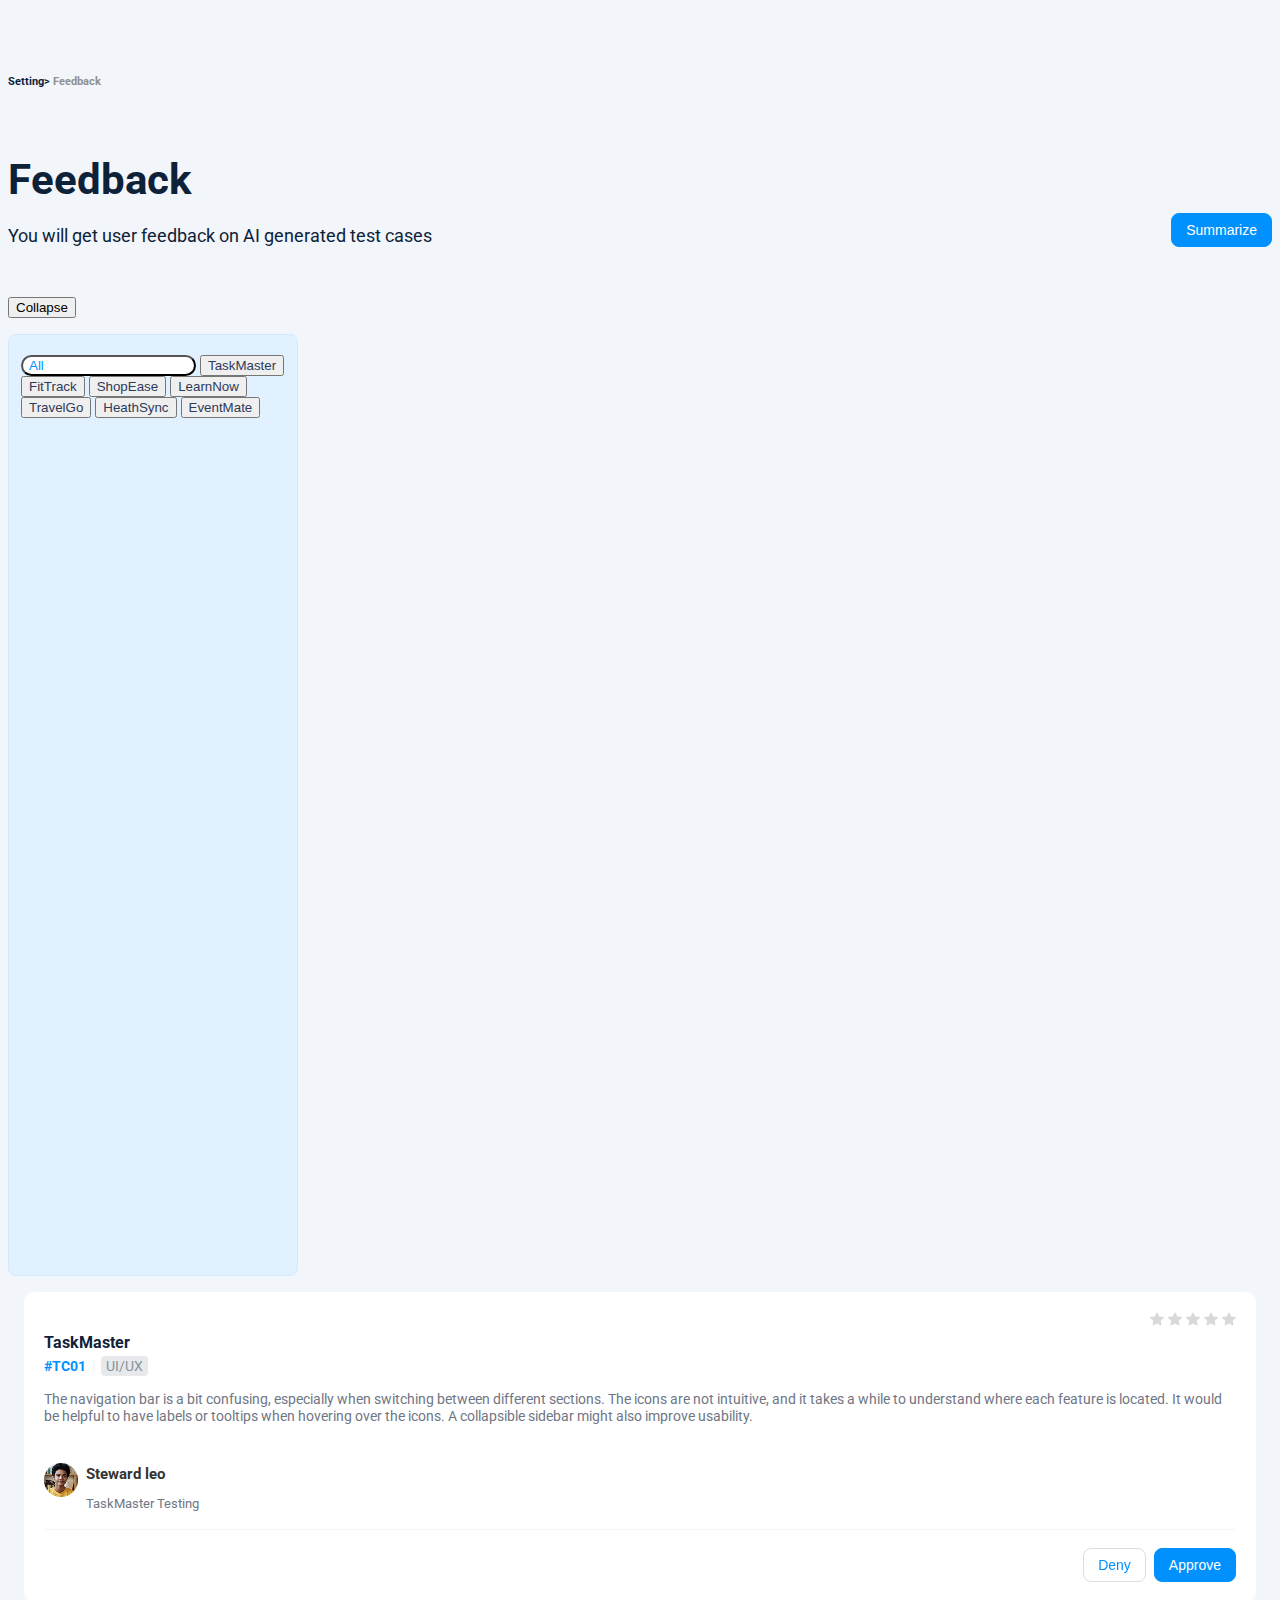
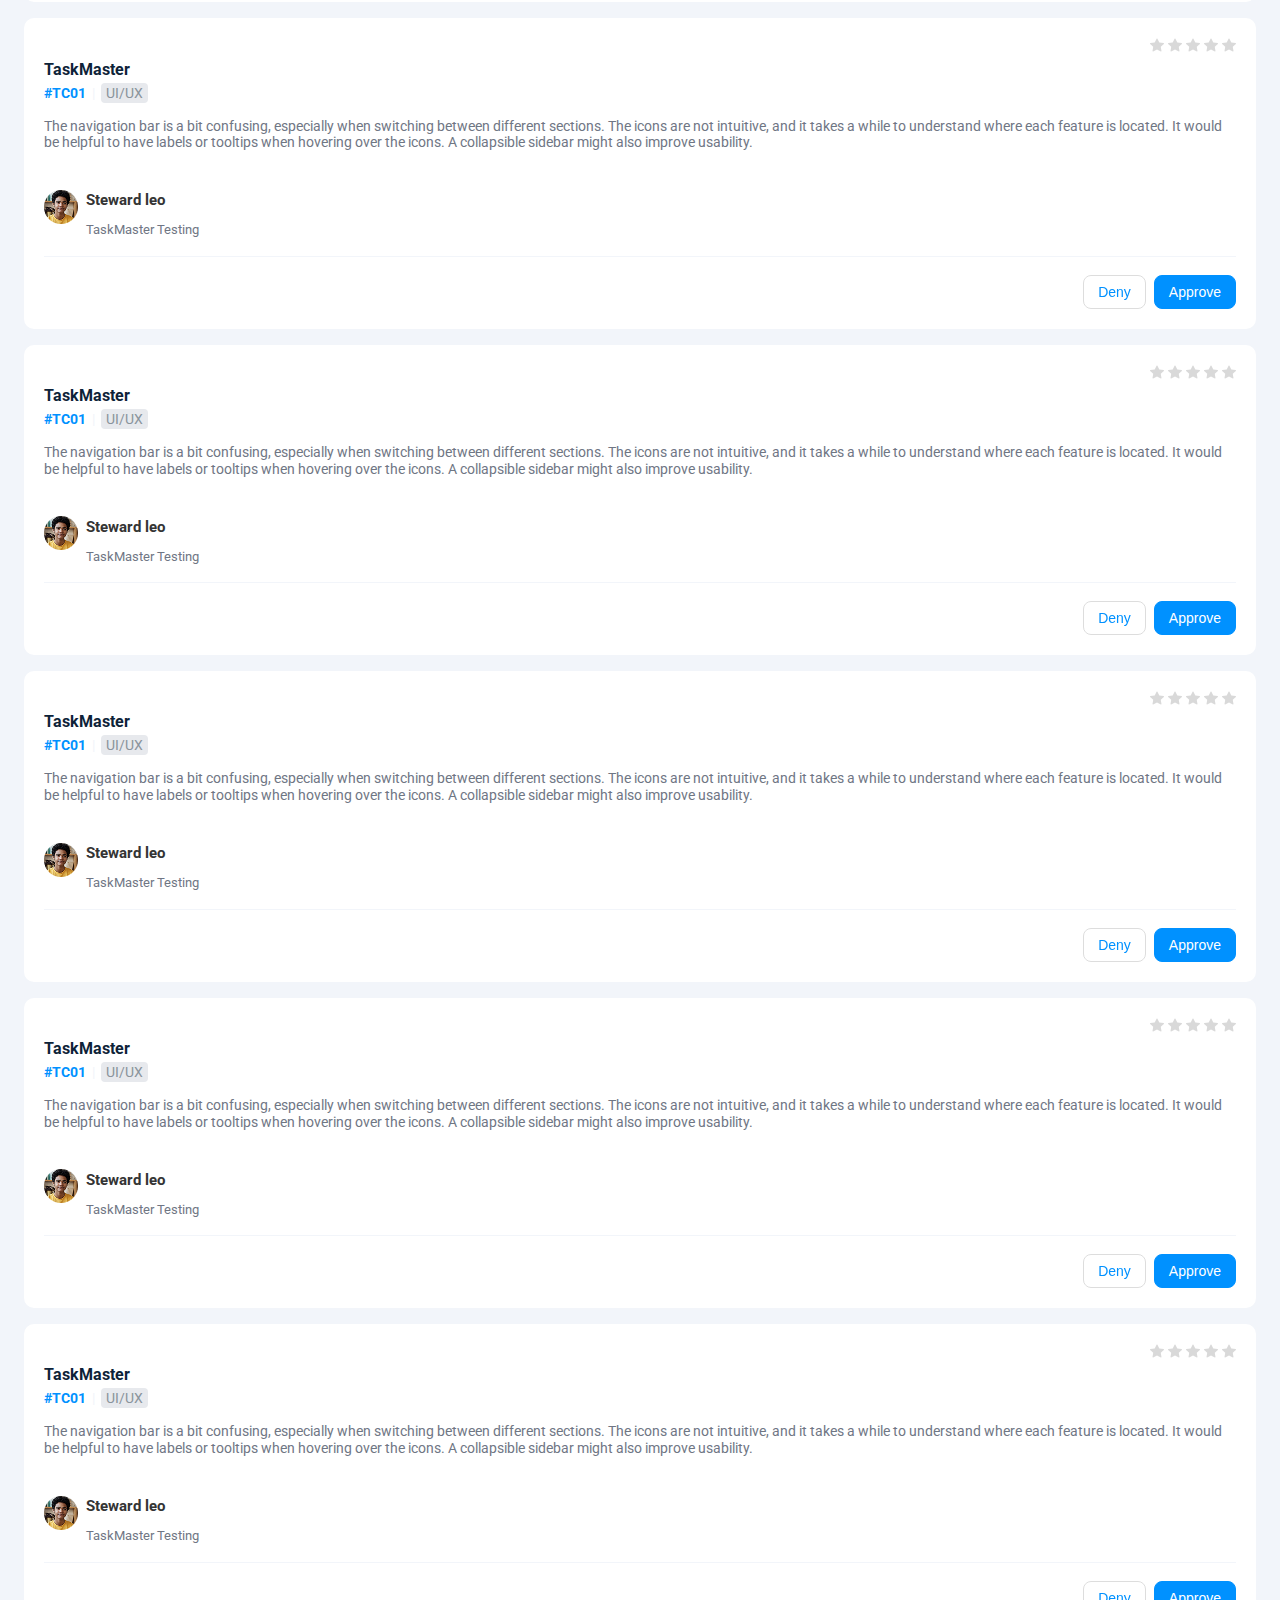
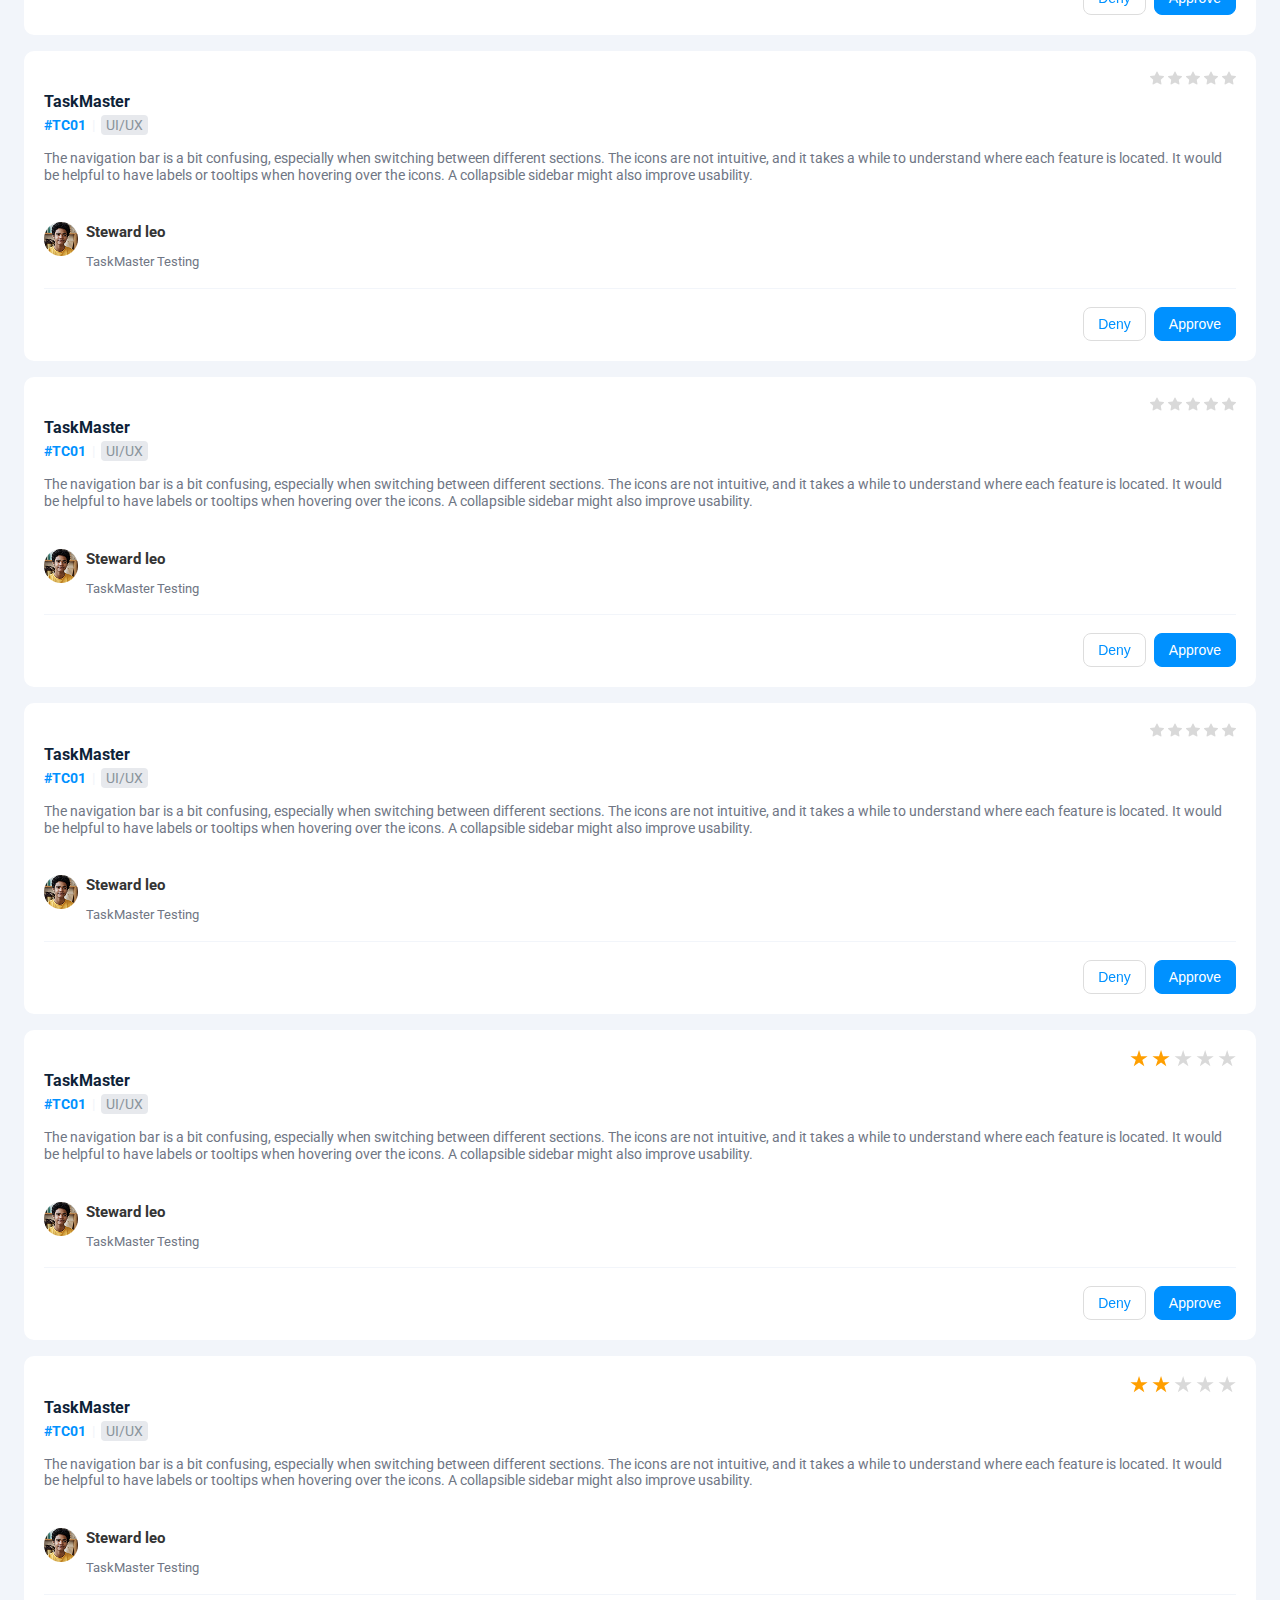
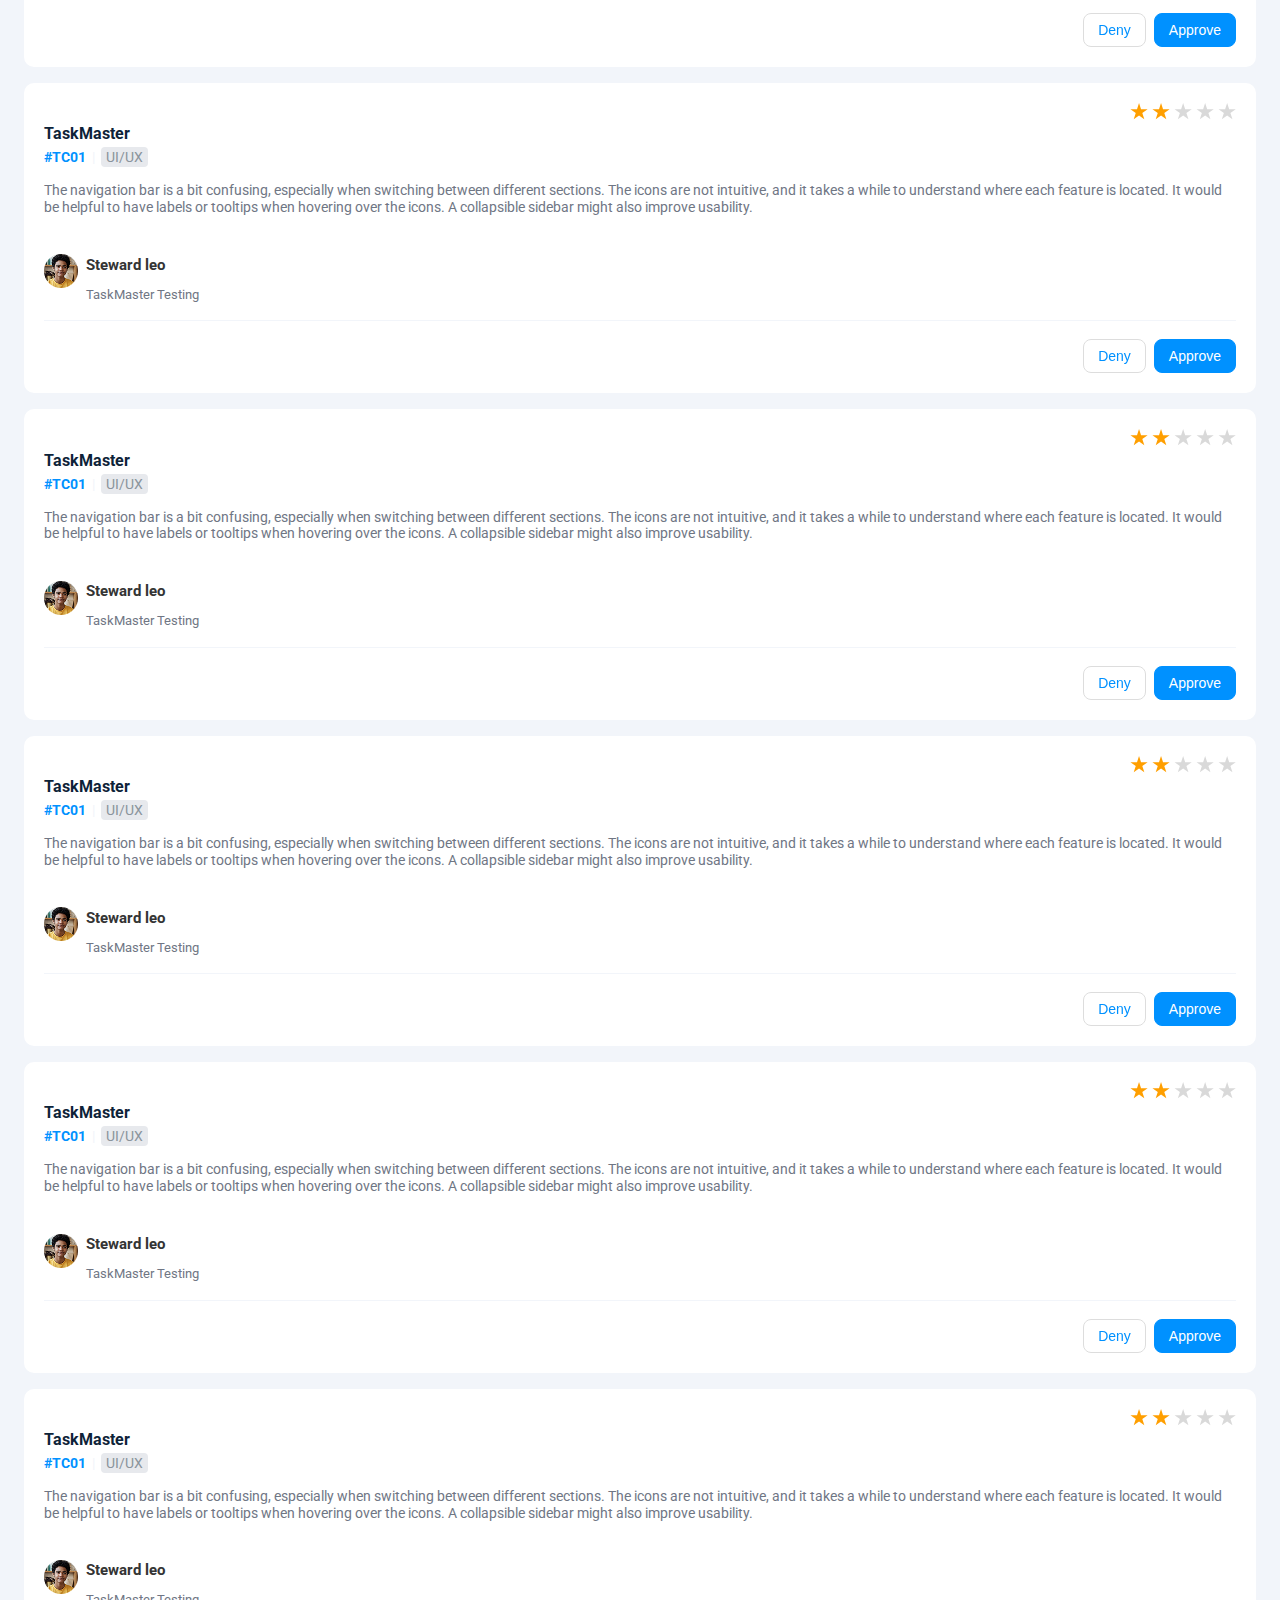
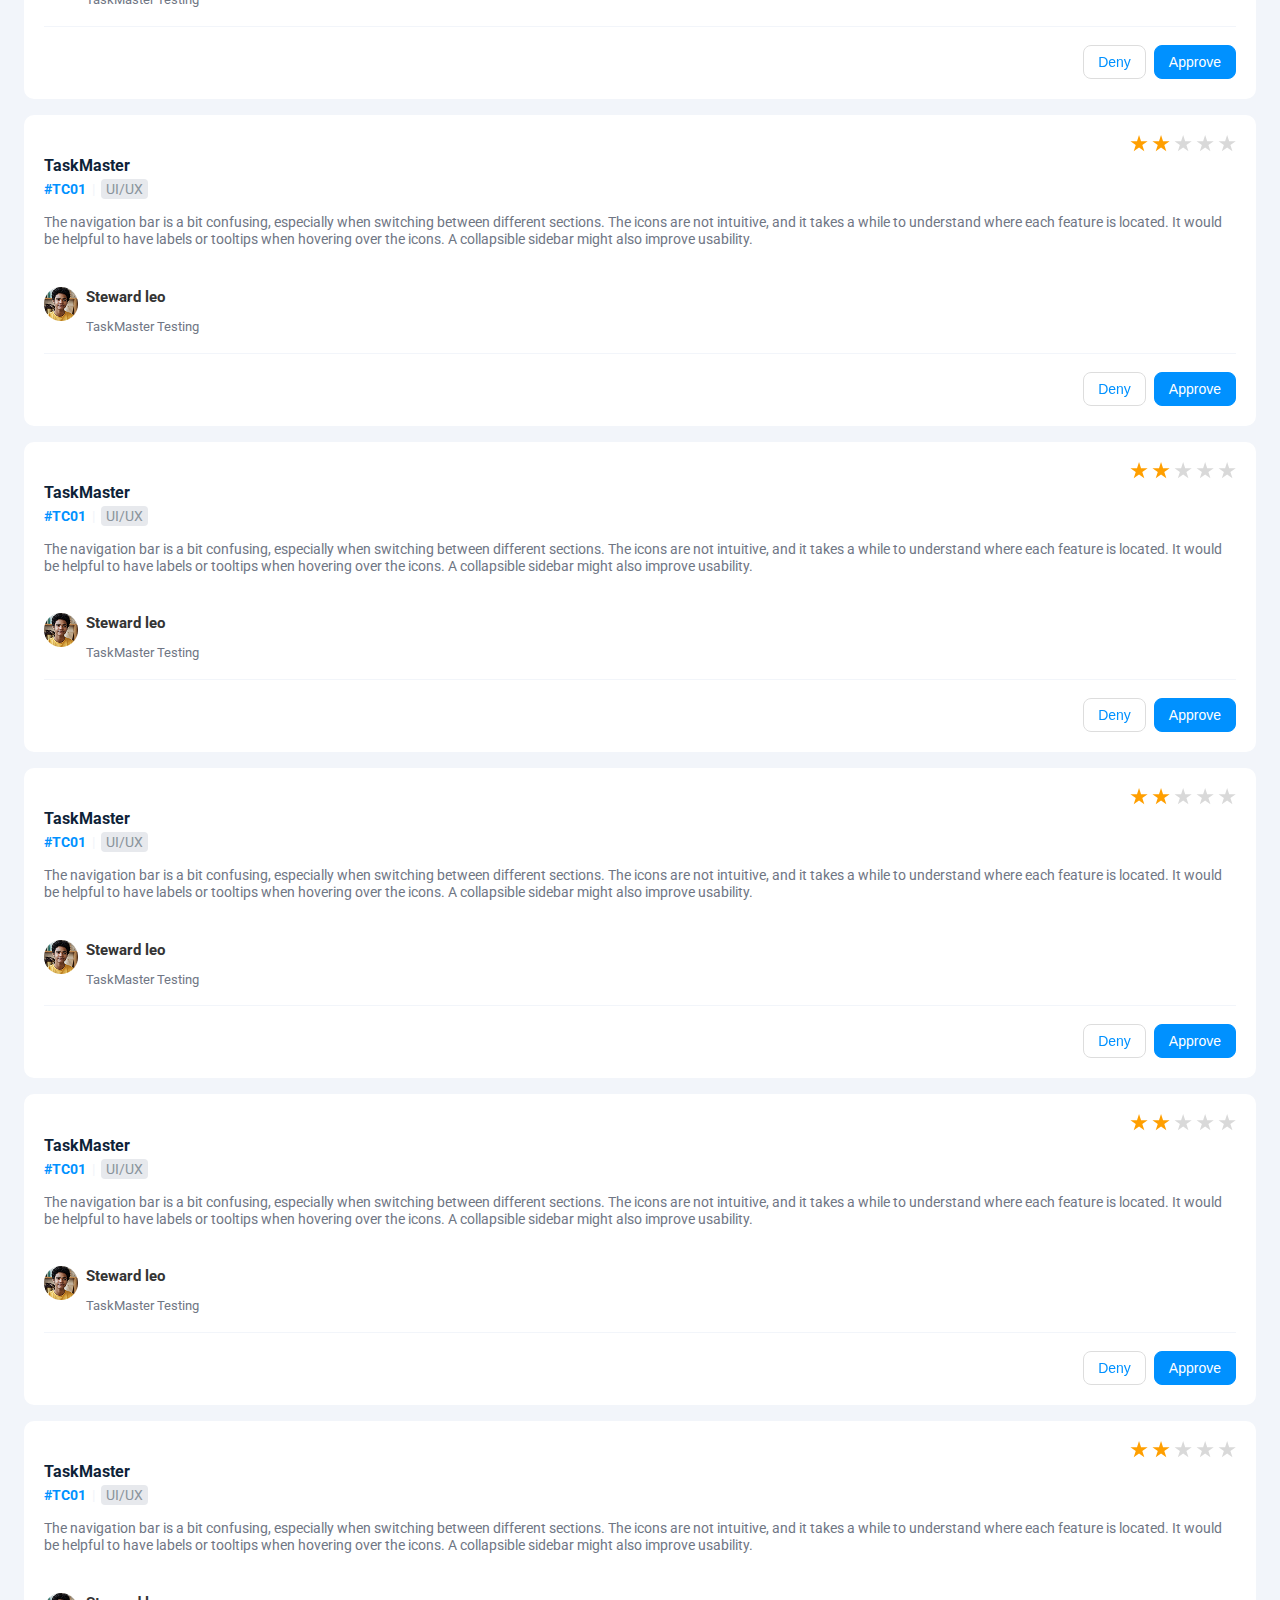
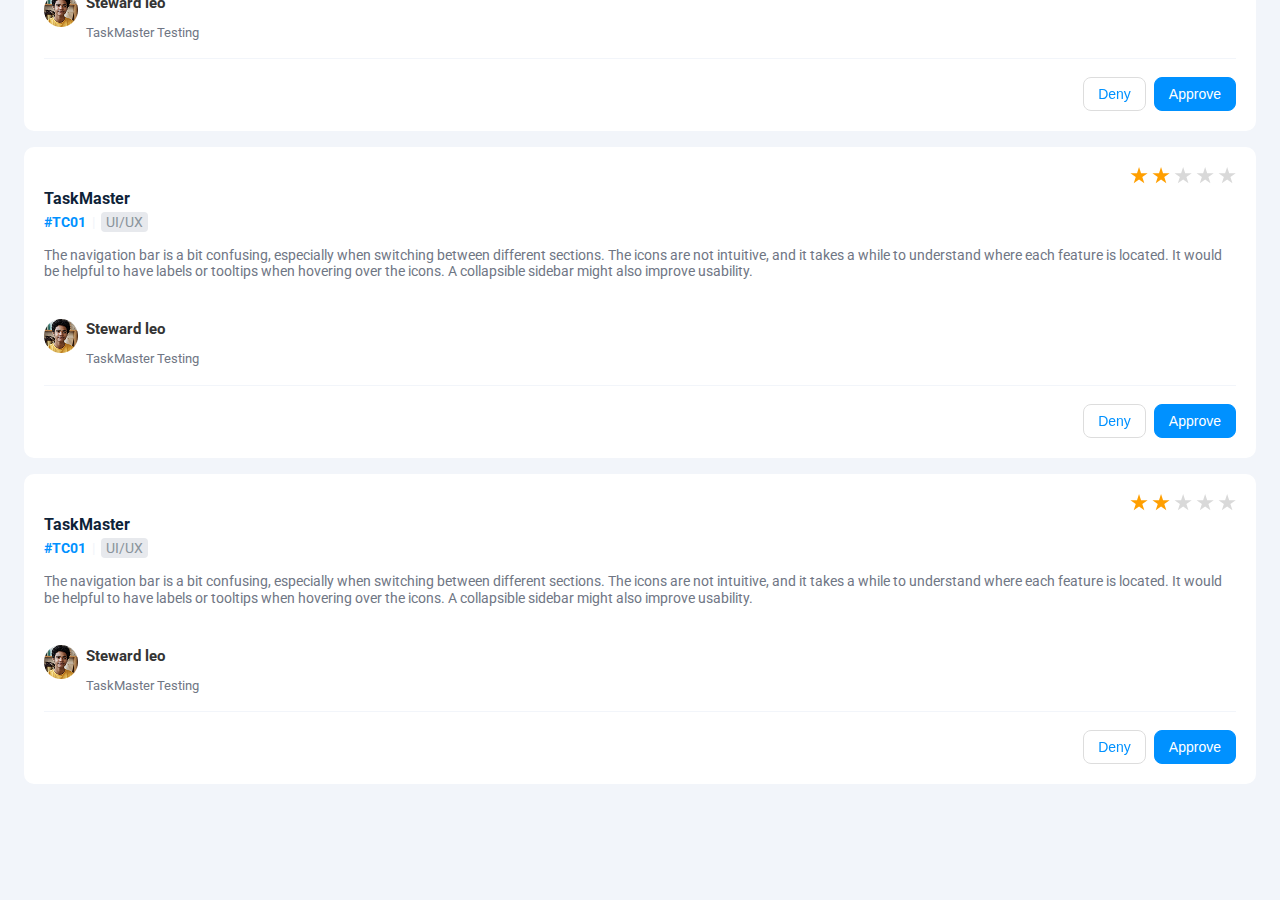
<file: task-2/index.html>
<!DOCTYPE html>
<html lang="en">
  <head>
    <meta charset="utf-8" />
    <meta name="viewport" content="width=device-width, initial-scale=1" />
    <title>cloudnix</title>
    <link href="./assets/css/style.css" rel="stylesheet" />
    <link rel="preconnect" href="https://fonts.googleapis.com" />
    <link rel="preconnect" href="https://fonts.gstatic.com" crossorigin />
    <link
      href="https://fonts.googleapis.com/css2?family=Roboto:ital,wght@0,100..900;1,100..900&display=swap"
      rel="stylesheet"
    />
    <link
      href="https://cdn.jsdelivr.net/npm/bootstrap@5.3.7/dist/css/bootstrap.min.css"
      rel="stylesheet"
      integrity="sha384-LN+7fdVzj6u52u30Kp6M/trliBMCMKTyK833zpbD+pXdCLuTusPj697FH4R/5mcr"
      crossorigin="anonymous"
    />
  </head>

  <body>
    <section class="feedback-sec">
      <div class="container">
        <div class="feedback-sec-label">
          <h6>Setting> <span class="fade-txt">Feedback</span></h6>
        </div>
        <div class="heading-wrap">
          <div class="feedback-sec-heading">
            <h2>Feedback</h2>
            <p>You will get user feedback on AI generated test cases</p>
          </div>
          <div class="btn-001">
            <div class="summarized-box">
              <a href=""><span>x</span></a>
              <p>
                Lorem ipsum dolor, sit amet consectetur adipisicing elit.
                Assumenda vitae, quae sint cumque perspiciatis explicabo
                temporibus.
              </p>
            </div>
            <button type="button" class="filled-primary">Summarize</button>
          </div>
        </div>
        <div class="tab-wrap">
          <!-- Toggle Button -->
          <button
            id="toggle-tab-direction"
            class="btn btn-outline-primary mb-3"
          >
            Collapse
          </button>
          <div id="tab-container" class="d-flex flex-row gap-2">
            <div
              class="nav flex-column nav-pills me-3"
              id="v-pills-tab"
              role="tablist"
              aria-orientation="vertical"
            >
              <button
                class="nav-link active"
                id="v-pills-home-tab"
                data-bs-toggle="pill"
                data-bs-target="#v-pills-home"
                type="button"
                role="tab"
                aria-controls="v-pills-home"
                aria-selected="true"
              >
                All
              </button>
              <button
                class="nav-link"
                id="v-pills-profile-tab"
                data-bs-toggle="pill"
                data-bs-target="#v-pills-profile"
                type="button"
                role="tab"
                aria-controls="v-pills-profile"
                aria-selected="false"
              >
                TaskMaster
              </button>
              <button
                class="nav-link"
                id="v-pills-messages-tab"
                data-bs-toggle="pill"
                data-bs-target="#v-pills-messages"
                type="button"
                role="tab"
                aria-controls="v-pills-messages"
                aria-selected="false"
              >
                FitTrack
              </button>
              <button
                class="nav-link"
                id="v-pills-settings-tab"
                data-bs-toggle="pill"
                data-bs-target="#v-pills-settings"
                type="button"
                role="tab"
                aria-controls="v-pills-settings"
                aria-selected="false"
              >
                ShopEase
              </button>
              <button
                class="nav-link"
                id="v-pills-learn-tab"
                data-bs-toggle="pill"
                data-bs-target="#v-pills-learn"
                type="button"
                role="tab"
                aria-controls="v-pills-learn"
                aria-selected="false"
              >
                LearnNow
              </button>
              <button
                class="nav-link"
                id="v-pills-travel-tab"
                data-bs-toggle="pill"
                data-bs-target="#v-pills-travel"
                type="button"
                role="tab"
                aria-controls="v-pills-travel"
                aria-selected="false"
              >
                TravelGo
              </button>
              <button
                class="nav-link"
                id="v-pills-heath-tab"
                data-bs-toggle="pill"
                data-bs-target="#v-pills-heath"
                type="button"
                role="tab"
                aria-controls="v-pills-heath"
                aria-selected="false"
              >
                HeathSync
              </button>
              <button
                class="nav-link"
                id="v-pills-event-tab"
                data-bs-toggle="pill"
                data-bs-target="#v-pills-event"
                type="button"
                role="tab"
                aria-controls="v-pills-event"
                aria-selected="false"
              >
                EventMate
              </button>
            </div>
            <div class="tab-content" id="v-pills-tabContent">
              <div
                class="tab-pane fade show active"
                id="v-pills-home"
                role="tabpanel"
                aria-labelledby="v-pills-home-tab"
              >
                <div class="row">
                  <div class="col-12 col-sm-6 col-md-6 col-lg-4">
                    <div class="tab-card">
                      <div class="card-top">
                        <div class="card-heading">
                          <h4>TaskMaster</h4>
                          <div class="card-tags">
                            <span class="b-color">#TC01</span>
                            <span class="tag-bar">|</span>
                            <span class="fade-tag">UI/UX</span>
                          </div>
                        </div>

                        <div class="card-stars">
                          <!-- Repeat stars with data-index -->
                          <svg
                            class="star"
                            data-index="1"
                            xmlns="http://www.w3.org/2000/svg"
                            width="14"
                            height="14"
                            fill="#d9d9d9"
                            viewBox="0 0 16 16"
                          >
                            <path
                              d="M3.612 15.443c-.386.198-.824-.149-.746-.592l.83-4.73L.173 6.765c-.329-.314-.158-.888.283-.95l4.898-.696L7.538.792c.197-.39.73-.39.927 0l2.184 4.327 4.898.696c.441.062.612.636.282.95l-3.522 3.356.83 4.73c.078.443-.36.79-.746.592L8 13.187l-4.389 2.256z"
                            />
                          </svg>
                          <svg
                            class="star"
                            data-index="2"
                            xmlns="http://www.w3.org/2000/svg"
                            width="14"
                            height="14"
                            fill="#d9d9d9"
                            viewBox="0 0 16 16"
                          >
                            <path
                              d="M3.612 15.443c-.386.198-.824-.149-.746-.592l.83-4.73L.173 6.765c-.329-.314-.158-.888.283-.95l4.898-.696L7.538.792c.197-.39.73-.39.927 0l2.184 4.327 4.898.696c.441.062.612.636.282.95l-3.522 3.356.83 4.73c.078.443-.36.79-.746.592L8 13.187l-4.389 2.256z"
                            />
                          </svg>
                          <svg
                            class="star"
                            data-index="3"
                            xmlns="http://www.w3.org/2000/svg"
                            width="14"
                            height="14"
                            fill="#d9d9d9"
                            viewBox="0 0 16 16"
                          >
                            <path
                              d="M3.612 15.443c-.386.198-.824-.149-.746-.592l.83-4.73L.173 6.765c-.329-.314-.158-.888.283-.95l4.898-.696L7.538.792c.197-.39.73-.39.927 0l2.184 4.327 4.898.696c.441.062.612.636.282.95l-3.522 3.356.83 4.73c.078.443-.36.79-.746.592L8 13.187l-4.389 2.256z"
                            />
                          </svg>
                          <svg
                            class="star"
                            data-index="4"
                            xmlns="http://www.w3.org/2000/svg"
                            width="14"
                            height="14"
                            fill="#d9d9d9"
                            viewBox="0 0 16 16"
                          >
                            <path
                              d="M3.612 15.443c-.386.198-.824-.149-.746-.592l.83-4.73L.173 6.765c-.329-.314-.158-.888.283-.95l4.898-.696L7.538.792c.197-.39.73-.39.927 0l2.184 4.327 4.898.696c.441.062.612.636.282.95l-3.522 3.356.83 4.73c.078.443-.36.79-.746.592L8 13.187l-4.389 2.256z"
                            />
                          </svg>
                          <svg
                            class="star"
                            data-index="5"
                            xmlns="http://www.w3.org/2000/svg"
                            width="14"
                            height="14"
                            fill="#d9d9d9"
                            viewBox="0 0 16 16"
                          >
                            <path
                              d="M3.612 15.443c-.386.198-.824-.149-.746-.592l.83-4.73L.173 6.765c-.329-.314-.158-.888.283-.95l4.898-.696L7.538.792c.197-.39.73-.39.927 0l2.184 4.327 4.898.696c.441.062.612.636.282.95l-3.522 3.356.83 4.73c.078.443-.36.79-.746.592L8 13.187l-4.389 2.256z"
                            />
                          </svg>
                        </div>
                      </div>
                      <div class="card-middle">
                        <p>
                          The navigation bar is a bit confusing, especially when
                          switching between different sections. The icons are
                          not intuitive, and it takes a while to understand
                          where each feature is located. It would be helpful to
                          have labels or tooltips when hovering over the icons.
                          A collapsible sidebar might also improve usability.
                        </p>
                      </div>
                      <div class="card-bottom">
                        <div class="author">
                          <img src="./assets/img/user.png" alt="" />
                          <div class="author-details">
                            <h3>Steward leo</h3>
                            <p>TaskMaster Testing</p>
                          </div>
                        </div>
                      </div>
                      <div class="divider"></div>
                      <div class="btn-wrap">
                        <div class="deny-wrap">
                          <button
                            id="deny-p"
                            type="button"
                            class="outline-primary deny-p"
                          >
                            Deny
                          </button>
                          <button id="deny-g" class="deny-btn deny-g">
                            <img
                              src="./assets/img/Group 1000005657 (1).svg"
                              alt=""
                              style="
                                width: 14px;
                                height: 14px;
                                margin-right: 4px;
                              "
                            />Deny
                          </button>
                        </div>
                        <div class="approved-wrap">
                          <button
                            id="approved-p"
                            type="button"
                            class="filled-primary approved-p"
                          >
                            Approve
                          </button>
                          <button
                            id="approved-g"
                            class="approved-btn approved-g"
                          >
                            <img
                              src="./assets/img/Group 1000005657.svg"
                              alt=""
                              style="
                                width: 14px;
                                height: 14px;
                                margin-right: 4px;
                              "
                            />Approved
                          </button>
                        </div>
                      </div>
                    </div>
                  </div>
                  <div class="col-12 col-sm-6 col-md-6 col-lg-4">
                    <div class="tab-card">
                      <div class="card-top">
                        <div class="card-heading">
                          <h4>TaskMaster</h4>
                          <div class="card-tags">
                            <span class="b-color">#TC01</span>
                            <span class="tag-bar">|</span>
                            <span class="fade-tag">UI/UX</span>
                          </div>
                        </div>

                        <div class="card-stars">
                          <!-- Repeat stars with data-index -->
                          <svg
                            class="star"
                            data-index="1"
                            xmlns="http://www.w3.org/2000/svg"
                            width="14"
                            height="14"
                            fill="#d9d9d9"
                            viewBox="0 0 16 16"
                          >
                            <path
                              d="M3.612 15.443c-.386.198-.824-.149-.746-.592l.83-4.73L.173 6.765c-.329-.314-.158-.888.283-.95l4.898-.696L7.538.792c.197-.39.73-.39.927 0l2.184 4.327 4.898.696c.441.062.612.636.282.95l-3.522 3.356.83 4.73c.078.443-.36.79-.746.592L8 13.187l-4.389 2.256z"
                            />
                          </svg>
                          <svg
                            class="star"
                            data-index="2"
                            xmlns="http://www.w3.org/2000/svg"
                            width="14"
                            height="14"
                            fill="#d9d9d9"
                            viewBox="0 0 16 16"
                          >
                            <path
                              d="M3.612 15.443c-.386.198-.824-.149-.746-.592l.83-4.73L.173 6.765c-.329-.314-.158-.888.283-.95l4.898-.696L7.538.792c.197-.39.73-.39.927 0l2.184 4.327 4.898.696c.441.062.612.636.282.95l-3.522 3.356.83 4.73c.078.443-.36.79-.746.592L8 13.187l-4.389 2.256z"
                            />
                          </svg>
                          <svg
                            class="star"
                            data-index="3"
                            xmlns="http://www.w3.org/2000/svg"
                            width="14"
                            height="14"
                            fill="#d9d9d9"
                            viewBox="0 0 16 16"
                          >
                            <path
                              d="M3.612 15.443c-.386.198-.824-.149-.746-.592l.83-4.73L.173 6.765c-.329-.314-.158-.888.283-.95l4.898-.696L7.538.792c.197-.39.73-.39.927 0l2.184 4.327 4.898.696c.441.062.612.636.282.95l-3.522 3.356.83 4.73c.078.443-.36.79-.746.592L8 13.187l-4.389 2.256z"
                            />
                          </svg>
                          <svg
                            class="star"
                            data-index="4"
                            xmlns="http://www.w3.org/2000/svg"
                            width="14"
                            height="14"
                            fill="#d9d9d9"
                            viewBox="0 0 16 16"
                          >
                            <path
                              d="M3.612 15.443c-.386.198-.824-.149-.746-.592l.83-4.73L.173 6.765c-.329-.314-.158-.888.283-.95l4.898-.696L7.538.792c.197-.39.73-.39.927 0l2.184 4.327 4.898.696c.441.062.612.636.282.95l-3.522 3.356.83 4.73c.078.443-.36.79-.746.592L8 13.187l-4.389 2.256z"
                            />
                          </svg>
                          <svg
                            class="star"
                            data-index="5"
                            xmlns="http://www.w3.org/2000/svg"
                            width="14"
                            height="14"
                            fill="#d9d9d9"
                            viewBox="0 0 16 16"
                          >
                            <path
                              d="M3.612 15.443c-.386.198-.824-.149-.746-.592l.83-4.73L.173 6.765c-.329-.314-.158-.888.283-.95l4.898-.696L7.538.792c.197-.39.73-.39.927 0l2.184 4.327 4.898.696c.441.062.612.636.282.95l-3.522 3.356.83 4.73c.078.443-.36.79-.746.592L8 13.187l-4.389 2.256z"
                            />
                          </svg>
                        </div>
                      </div>
                      <div class="card-middle">
                        <p>
                          The navigation bar is a bit confusing, especially when
                          switching between different sections. The icons are
                          not intuitive, and it takes a while to understand
                          where each feature is located. It would be helpful to
                          have labels or tooltips when hovering over the icons.
                          A collapsible sidebar might also improve usability.
                        </p>
                      </div>
                      <div class="card-bottom">
                        <div class="author">
                          <img src="./assets/img/user.png" alt="" />
                          <div class="author-details">
                            <h3>Steward leo</h3>
                            <p>TaskMaster Testing</p>
                          </div>
                        </div>
                      </div>
                      <div class="divider"></div>
                      <div class="btn-wrap">
                        <div class="deny-wrap">
                          <button
                            id="deny-p"
                            type="button"
                            class="outline-primary deny-p"
                          >
                            Deny
                          </button>
                          <button id="deny-g" class="deny-btn deny-g">
                            <img
                              src="./assets/img/Group 1000005657 (1).svg"
                              alt=""
                              style="
                                width: 14px;
                                height: 14px;
                                margin-right: 4px;
                              "
                            />Deny
                          </button>
                        </div>
                        <div class="approved-wrap">
                          <button
                            id="approved-p"
                            type="button"
                            class="filled-primary approved-p"
                          >
                            Approve
                          </button>
                          <button
                            id="approved-g"
                            class="approved-btn approved-g"
                          >
                            <img
                              src="./assets/img/Group 1000005657.svg"
                              alt=""
                              style="
                                width: 14px;
                                height: 14px;
                                margin-right: 4px;
                              "
                            />Approved
                          </button>
                        </div>
                      </div>
                    </div>
                  </div>
                  <div class="col-12 col-sm-6 col-md-6 col-lg-4">
                    <div class="tab-card">
                      <div class="card-top">
                        <div class="card-heading">
                          <h4>TaskMaster</h4>
                          <div class="card-tags">
                            <span class="b-color">#TC01</span>
                            <span class="tag-bar">|</span>
                            <span class="fade-tag">UI/UX</span>
                          </div>
                        </div>

                        <div class="card-stars">
                          <!-- Repeat stars with data-index -->
                          <svg
                            class="star"
                            data-index="1"
                            xmlns="http://www.w3.org/2000/svg"
                            width="14"
                            height="14"
                            fill="#d9d9d9"
                            viewBox="0 0 16 16"
                          >
                            <path
                              d="M3.612 15.443c-.386.198-.824-.149-.746-.592l.83-4.73L.173 6.765c-.329-.314-.158-.888.283-.95l4.898-.696L7.538.792c.197-.39.73-.39.927 0l2.184 4.327 4.898.696c.441.062.612.636.282.95l-3.522 3.356.83 4.73c.078.443-.36.79-.746.592L8 13.187l-4.389 2.256z"
                            />
                          </svg>
                          <svg
                            class="star"
                            data-index="2"
                            xmlns="http://www.w3.org/2000/svg"
                            width="14"
                            height="14"
                            fill="#d9d9d9"
                            viewBox="0 0 16 16"
                          >
                            <path
                              d="M3.612 15.443c-.386.198-.824-.149-.746-.592l.83-4.73L.173 6.765c-.329-.314-.158-.888.283-.95l4.898-.696L7.538.792c.197-.39.73-.39.927 0l2.184 4.327 4.898.696c.441.062.612.636.282.95l-3.522 3.356.83 4.73c.078.443-.36.79-.746.592L8 13.187l-4.389 2.256z"
                            />
                          </svg>
                          <svg
                            class="star"
                            data-index="3"
                            xmlns="http://www.w3.org/2000/svg"
                            width="14"
                            height="14"
                            fill="#d9d9d9"
                            viewBox="0 0 16 16"
                          >
                            <path
                              d="M3.612 15.443c-.386.198-.824-.149-.746-.592l.83-4.73L.173 6.765c-.329-.314-.158-.888.283-.95l4.898-.696L7.538.792c.197-.39.73-.39.927 0l2.184 4.327 4.898.696c.441.062.612.636.282.95l-3.522 3.356.83 4.73c.078.443-.36.79-.746.592L8 13.187l-4.389 2.256z"
                            />
                          </svg>
                          <svg
                            class="star"
                            data-index="4"
                            xmlns="http://www.w3.org/2000/svg"
                            width="14"
                            height="14"
                            fill="#d9d9d9"
                            viewBox="0 0 16 16"
                          >
                            <path
                              d="M3.612 15.443c-.386.198-.824-.149-.746-.592l.83-4.73L.173 6.765c-.329-.314-.158-.888.283-.95l4.898-.696L7.538.792c.197-.39.73-.39.927 0l2.184 4.327 4.898.696c.441.062.612.636.282.95l-3.522 3.356.83 4.73c.078.443-.36.79-.746.592L8 13.187l-4.389 2.256z"
                            />
                          </svg>
                          <svg
                            class="star"
                            data-index="5"
                            xmlns="http://www.w3.org/2000/svg"
                            width="14"
                            height="14"
                            fill="#d9d9d9"
                            viewBox="0 0 16 16"
                          >
                            <path
                              d="M3.612 15.443c-.386.198-.824-.149-.746-.592l.83-4.73L.173 6.765c-.329-.314-.158-.888.283-.95l4.898-.696L7.538.792c.197-.39.73-.39.927 0l2.184 4.327 4.898.696c.441.062.612.636.282.95l-3.522 3.356.83 4.73c.078.443-.36.79-.746.592L8 13.187l-4.389 2.256z"
                            />
                          </svg>
                        </div>
                      </div>
                      <div class="card-middle">
                        <p>
                          The navigation bar is a bit confusing, especially when
                          switching between different sections. The icons are
                          not intuitive, and it takes a while to understand
                          where each feature is located. It would be helpful to
                          have labels or tooltips when hovering over the icons.
                          A collapsible sidebar might also improve usability.
                        </p>
                      </div>
                      <div class="card-bottom">
                        <div class="author">
                          <img src="./assets/img/user.png" alt="" />
                          <div class="author-details">
                            <h3>Steward leo</h3>
                            <p>TaskMaster Testing</p>
                          </div>
                        </div>
                      </div>
                      <div class="divider"></div>
                      <div class="btn-wrap">
                        <div class="deny-wrap">
                          <button
                            id="deny-p"
                            type="button"
                            class="outline-primary deny-p"
                          >
                            Deny
                          </button>
                          <button id="deny-g" class="deny-btn deny-g">
                            <img
                              src="./assets/img/Group 1000005657 (1).svg"
                              alt=""
                              style="
                                width: 14px;
                                height: 14px;
                                margin-right: 4px;
                              "
                            />Deny
                          </button>
                        </div>
                        <div class="approved-wrap">
                          <button
                            id="approved-p"
                            type="button"
                            class="filled-primary approved-p"
                          >
                            Approve
                          </button>
                          <button
                            id="approved-g"
                            class="approved-btn approved-g"
                          >
                            <img
                              src="./assets/img/Group 1000005657.svg"
                              alt=""
                              style="
                                width: 14px;
                                height: 14px;
                                margin-right: 4px;
                              "
                            />Approved
                          </button>
                        </div>
                      </div>
                    </div>
                  </div>
                  <div class="col-12 col-sm-6 col-md-6 col-lg-4">
                    <div class="tab-card">
                      <div class="card-top">
                        <div class="card-heading">
                          <h4>TaskMaster</h4>
                          <div class="card-tags">
                            <span class="b-color">#TC01</span>
                            <span class="tag-bar">|</span>
                            <span class="fade-tag">UI/UX</span>
                          </div>
                        </div>

                        <div class="card-stars">
                          <!-- Repeat stars with data-index -->
                          <svg
                            class="star"
                            data-index="1"
                            xmlns="http://www.w3.org/2000/svg"
                            width="14"
                            height="14"
                            fill="#d9d9d9"
                            viewBox="0 0 16 16"
                          >
                            <path
                              d="M3.612 15.443c-.386.198-.824-.149-.746-.592l.83-4.73L.173 6.765c-.329-.314-.158-.888.283-.95l4.898-.696L7.538.792c.197-.39.73-.39.927 0l2.184 4.327 4.898.696c.441.062.612.636.282.95l-3.522 3.356.83 4.73c.078.443-.36.79-.746.592L8 13.187l-4.389 2.256z"
                            />
                          </svg>
                          <svg
                            class="star"
                            data-index="2"
                            xmlns="http://www.w3.org/2000/svg"
                            width="14"
                            height="14"
                            fill="#d9d9d9"
                            viewBox="0 0 16 16"
                          >
                            <path
                              d="M3.612 15.443c-.386.198-.824-.149-.746-.592l.83-4.73L.173 6.765c-.329-.314-.158-.888.283-.95l4.898-.696L7.538.792c.197-.39.73-.39.927 0l2.184 4.327 4.898.696c.441.062.612.636.282.95l-3.522 3.356.83 4.73c.078.443-.36.79-.746.592L8 13.187l-4.389 2.256z"
                            />
                          </svg>
                          <svg
                            class="star"
                            data-index="3"
                            xmlns="http://www.w3.org/2000/svg"
                            width="14"
                            height="14"
                            fill="#d9d9d9"
                            viewBox="0 0 16 16"
                          >
                            <path
                              d="M3.612 15.443c-.386.198-.824-.149-.746-.592l.83-4.73L.173 6.765c-.329-.314-.158-.888.283-.95l4.898-.696L7.538.792c.197-.39.73-.39.927 0l2.184 4.327 4.898.696c.441.062.612.636.282.95l-3.522 3.356.83 4.73c.078.443-.36.79-.746.592L8 13.187l-4.389 2.256z"
                            />
                          </svg>
                          <svg
                            class="star"
                            data-index="4"
                            xmlns="http://www.w3.org/2000/svg"
                            width="14"
                            height="14"
                            fill="#d9d9d9"
                            viewBox="0 0 16 16"
                          >
                            <path
                              d="M3.612 15.443c-.386.198-.824-.149-.746-.592l.83-4.73L.173 6.765c-.329-.314-.158-.888.283-.95l4.898-.696L7.538.792c.197-.39.73-.39.927 0l2.184 4.327 4.898.696c.441.062.612.636.282.95l-3.522 3.356.83 4.73c.078.443-.36.79-.746.592L8 13.187l-4.389 2.256z"
                            />
                          </svg>
                          <svg
                            class="star"
                            data-index="5"
                            xmlns="http://www.w3.org/2000/svg"
                            width="14"
                            height="14"
                            fill="#d9d9d9"
                            viewBox="0 0 16 16"
                          >
                            <path
                              d="M3.612 15.443c-.386.198-.824-.149-.746-.592l.83-4.73L.173 6.765c-.329-.314-.158-.888.283-.95l4.898-.696L7.538.792c.197-.39.73-.39.927 0l2.184 4.327 4.898.696c.441.062.612.636.282.95l-3.522 3.356.83 4.73c.078.443-.36.79-.746.592L8 13.187l-4.389 2.256z"
                            />
                          </svg>
                        </div>
                      </div>
                      <div class="card-middle">
                        <p>
                          The navigation bar is a bit confusing, especially when
                          switching between different sections. The icons are
                          not intuitive, and it takes a while to understand
                          where each feature is located. It would be helpful to
                          have labels or tooltips when hovering over the icons.
                          A collapsible sidebar might also improve usability.
                        </p>
                      </div>
                      <div class="card-bottom">
                        <div class="author">
                          <img src="./assets/img/user.png" alt="" />
                          <div class="author-details">
                            <h3>Steward leo</h3>
                            <p>TaskMaster Testing</p>
                          </div>
                        </div>
                      </div>
                      <div class="divider"></div>
                      <div class="btn-wrap">
                        <div class="deny-wrap">
                          <button
                            id="deny-p"
                            type="button"
                            class="outline-primary deny-p"
                          >
                            Deny
                          </button>
                          <button id="deny-g" class="deny-btn deny-g">
                            <img
                              src="./assets/img/Group 1000005657 (1).svg"
                              alt=""
                              style="
                                width: 14px;
                                height: 14px;
                                margin-right: 4px;
                              "
                            />Deny
                          </button>
                        </div>
                        <div class="approved-wrap">
                          <button
                            id="approved-p"
                            type="button"
                            class="filled-primary approved-p"
                          >
                            Approve
                          </button>
                          <button
                            id="approved-g"
                            class="approved-btn approved-g"
                          >
                            <img
                              src="./assets/img/Group 1000005657.svg"
                              alt=""
                              style="
                                width: 14px;
                                height: 14px;
                                margin-right: 4px;
                              "
                            />Approved
                          </button>
                        </div>
                      </div>
                    </div>
                  </div>
                  <div class="col-12 col-sm-6 col-md-6 col-lg-4">
                    <div class="tab-card">
                      <div class="card-top">
                        <div class="card-heading">
                          <h4>TaskMaster</h4>
                          <div class="card-tags">
                            <span class="b-color">#TC01</span>
                            <span class="tag-bar">|</span>
                            <span class="fade-tag">UI/UX</span>
                          </div>
                        </div>

                        <div class="card-stars">
                          <!-- Repeat stars with data-index -->
                          <svg
                            class="star"
                            data-index="1"
                            xmlns="http://www.w3.org/2000/svg"
                            width="14"
                            height="14"
                            fill="#d9d9d9"
                            viewBox="0 0 16 16"
                          >
                            <path
                              d="M3.612 15.443c-.386.198-.824-.149-.746-.592l.83-4.73L.173 6.765c-.329-.314-.158-.888.283-.95l4.898-.696L7.538.792c.197-.39.73-.39.927 0l2.184 4.327 4.898.696c.441.062.612.636.282.95l-3.522 3.356.83 4.73c.078.443-.36.79-.746.592L8 13.187l-4.389 2.256z"
                            />
                          </svg>
                          <svg
                            class="star"
                            data-index="2"
                            xmlns="http://www.w3.org/2000/svg"
                            width="14"
                            height="14"
                            fill="#d9d9d9"
                            viewBox="0 0 16 16"
                          >
                            <path
                              d="M3.612 15.443c-.386.198-.824-.149-.746-.592l.83-4.73L.173 6.765c-.329-.314-.158-.888.283-.95l4.898-.696L7.538.792c.197-.39.73-.39.927 0l2.184 4.327 4.898.696c.441.062.612.636.282.95l-3.522 3.356.83 4.73c.078.443-.36.79-.746.592L8 13.187l-4.389 2.256z"
                            />
                          </svg>
                          <svg
                            class="star"
                            data-index="3"
                            xmlns="http://www.w3.org/2000/svg"
                            width="14"
                            height="14"
                            fill="#d9d9d9"
                            viewBox="0 0 16 16"
                          >
                            <path
                              d="M3.612 15.443c-.386.198-.824-.149-.746-.592l.83-4.73L.173 6.765c-.329-.314-.158-.888.283-.95l4.898-.696L7.538.792c.197-.39.73-.39.927 0l2.184 4.327 4.898.696c.441.062.612.636.282.95l-3.522 3.356.83 4.73c.078.443-.36.79-.746.592L8 13.187l-4.389 2.256z"
                            />
                          </svg>
                          <svg
                            class="star"
                            data-index="4"
                            xmlns="http://www.w3.org/2000/svg"
                            width="14"
                            height="14"
                            fill="#d9d9d9"
                            viewBox="0 0 16 16"
                          >
                            <path
                              d="M3.612 15.443c-.386.198-.824-.149-.746-.592l.83-4.73L.173 6.765c-.329-.314-.158-.888.283-.95l4.898-.696L7.538.792c.197-.39.73-.39.927 0l2.184 4.327 4.898.696c.441.062.612.636.282.95l-3.522 3.356.83 4.73c.078.443-.36.79-.746.592L8 13.187l-4.389 2.256z"
                            />
                          </svg>
                          <svg
                            class="star"
                            data-index="5"
                            xmlns="http://www.w3.org/2000/svg"
                            width="14"
                            height="14"
                            fill="#d9d9d9"
                            viewBox="0 0 16 16"
                          >
                            <path
                              d="M3.612 15.443c-.386.198-.824-.149-.746-.592l.83-4.73L.173 6.765c-.329-.314-.158-.888.283-.95l4.898-.696L7.538.792c.197-.39.73-.39.927 0l2.184 4.327 4.898.696c.441.062.612.636.282.95l-3.522 3.356.83 4.73c.078.443-.36.79-.746.592L8 13.187l-4.389 2.256z"
                            />
                          </svg>
                        </div>
                      </div>
                      <div class="card-middle">
                        <p>
                          The navigation bar is a bit confusing, especially when
                          switching between different sections. The icons are
                          not intuitive, and it takes a while to understand
                          where each feature is located. It would be helpful to
                          have labels or tooltips when hovering over the icons.
                          A collapsible sidebar might also improve usability.
                        </p>
                      </div>
                      <div class="card-bottom">
                        <div class="author">
                          <img src="./assets/img/user.png" alt="" />
                          <div class="author-details">
                            <h3>Steward leo</h3>
                            <p>TaskMaster Testing</p>
                          </div>
                        </div>
                      </div>
                      <div class="divider"></div>
                      <div class="btn-wrap">
                        <div class="deny-wrap">
                          <button
                            id="deny-p"
                            type="button"
                            class="outline-primary deny-p"
                          >
                            Deny
                          </button>
                          <button id="deny-g" class="deny-btn deny-g">
                            <img
                              src="./assets/img/Group 1000005657 (1).svg"
                              alt=""
                              style="
                                width: 14px;
                                height: 14px;
                                margin-right: 4px;
                              "
                            />Deny
                          </button>
                        </div>
                        <div class="approved-wrap">
                          <button
                            id="approved-p"
                            type="button"
                            class="filled-primary approved-p"
                          >
                            Approve
                          </button>
                          <button
                            id="approved-g"
                            class="approved-btn approved-g"
                          >
                            <img
                              src="./assets/img/Group 1000005657.svg"
                              alt=""
                              style="
                                width: 14px;
                                height: 14px;
                                margin-right: 4px;
                              "
                            />Approved
                          </button>
                        </div>
                      </div>
                    </div>
                  </div>
                  <div class="col-12 col-sm-6 col-md-6 col-lg-4">
                    <div class="tab-card">
                      <div class="card-top">
                        <div class="card-heading">
                          <h4>TaskMaster</h4>
                          <div class="card-tags">
                            <span class="b-color">#TC01</span>
                            <span class="tag-bar">|</span>
                            <span class="fade-tag">UI/UX</span>
                          </div>
                        </div>

                        <div class="card-stars">
                          <!-- Repeat stars with data-index -->
                          <svg
                            class="star"
                            data-index="1"
                            xmlns="http://www.w3.org/2000/svg"
                            width="14"
                            height="14"
                            fill="#d9d9d9"
                            viewBox="0 0 16 16"
                          >
                            <path
                              d="M3.612 15.443c-.386.198-.824-.149-.746-.592l.83-4.73L.173 6.765c-.329-.314-.158-.888.283-.95l4.898-.696L7.538.792c.197-.39.73-.39.927 0l2.184 4.327 4.898.696c.441.062.612.636.282.95l-3.522 3.356.83 4.73c.078.443-.36.79-.746.592L8 13.187l-4.389 2.256z"
                            />
                          </svg>
                          <svg
                            class="star"
                            data-index="2"
                            xmlns="http://www.w3.org/2000/svg"
                            width="14"
                            height="14"
                            fill="#d9d9d9"
                            viewBox="0 0 16 16"
                          >
                            <path
                              d="M3.612 15.443c-.386.198-.824-.149-.746-.592l.83-4.73L.173 6.765c-.329-.314-.158-.888.283-.95l4.898-.696L7.538.792c.197-.39.73-.39.927 0l2.184 4.327 4.898.696c.441.062.612.636.282.95l-3.522 3.356.83 4.73c.078.443-.36.79-.746.592L8 13.187l-4.389 2.256z"
                            />
                          </svg>
                          <svg
                            class="star"
                            data-index="3"
                            xmlns="http://www.w3.org/2000/svg"
                            width="14"
                            height="14"
                            fill="#d9d9d9"
                            viewBox="0 0 16 16"
                          >
                            <path
                              d="M3.612 15.443c-.386.198-.824-.149-.746-.592l.83-4.73L.173 6.765c-.329-.314-.158-.888.283-.95l4.898-.696L7.538.792c.197-.39.73-.39.927 0l2.184 4.327 4.898.696c.441.062.612.636.282.95l-3.522 3.356.83 4.73c.078.443-.36.79-.746.592L8 13.187l-4.389 2.256z"
                            />
                          </svg>
                          <svg
                            class="star"
                            data-index="4"
                            xmlns="http://www.w3.org/2000/svg"
                            width="14"
                            height="14"
                            fill="#d9d9d9"
                            viewBox="0 0 16 16"
                          >
                            <path
                              d="M3.612 15.443c-.386.198-.824-.149-.746-.592l.83-4.73L.173 6.765c-.329-.314-.158-.888.283-.95l4.898-.696L7.538.792c.197-.39.73-.39.927 0l2.184 4.327 4.898.696c.441.062.612.636.282.95l-3.522 3.356.83 4.73c.078.443-.36.79-.746.592L8 13.187l-4.389 2.256z"
                            />
                          </svg>
                          <svg
                            class="star"
                            data-index="5"
                            xmlns="http://www.w3.org/2000/svg"
                            width="14"
                            height="14"
                            fill="#d9d9d9"
                            viewBox="0 0 16 16"
                          >
                            <path
                              d="M3.612 15.443c-.386.198-.824-.149-.746-.592l.83-4.73L.173 6.765c-.329-.314-.158-.888.283-.95l4.898-.696L7.538.792c.197-.39.73-.39.927 0l2.184 4.327 4.898.696c.441.062.612.636.282.95l-3.522 3.356.83 4.73c.078.443-.36.79-.746.592L8 13.187l-4.389 2.256z"
                            />
                          </svg>
                        </div>
                      </div>
                      <div class="card-middle">
                        <p>
                          The navigation bar is a bit confusing, especially when
                          switching between different sections. The icons are
                          not intuitive, and it takes a while to understand
                          where each feature is located. It would be helpful to
                          have labels or tooltips when hovering over the icons.
                          A collapsible sidebar might also improve usability.
                        </p>
                      </div>
                      <div class="card-bottom">
                        <div class="author">
                          <img src="./assets/img/user.png" alt="" />
                          <div class="author-details">
                            <h3>Steward leo</h3>
                            <p>TaskMaster Testing</p>
                          </div>
                        </div>
                      </div>
                      <div class="divider"></div>
                      <div class="btn-wrap">
                        <div class="deny-wrap">
                          <button
                            id="deny-p"
                            type="button"
                            class="outline-primary deny-p"
                          >
                            Deny
                          </button>
                          <button id="deny-g" class="deny-btn deny-g">
                            <img
                              src="./assets/img/Group 1000005657 (1).svg"
                              alt=""
                              style="
                                width: 14px;
                                height: 14px;
                                margin-right: 4px;
                              "
                            />Deny
                          </button>
                        </div>
                        <div class="approved-wrap">
                          <button
                            id="approved-p"
                            type="button"
                            class="filled-primary approved-p"
                          >
                            Approve
                          </button>
                          <button
                            id="approved-g"
                            class="approved-btn approved-g"
                          >
                            <img
                              src="./assets/img/Group 1000005657.svg"
                              alt=""
                              style="
                                width: 14px;
                                height: 14px;
                                margin-right: 4px;
                              "
                            />Approved
                          </button>
                        </div>
                      </div>
                    </div>
                  </div>
                  <div class="col-12 col-sm-6 col-md-6 col-lg-4">
                    <div class="tab-card">
                      <div class="card-top">
                        <div class="card-heading">
                          <h4>TaskMaster</h4>
                          <div class="card-tags">
                            <span class="b-color">#TC01</span>
                            <span class="tag-bar">|</span>
                            <span class="fade-tag">UI/UX</span>
                          </div>
                        </div>

                        <div class="card-stars">
                          <!-- Repeat stars with data-index -->
                          <svg
                            class="star"
                            data-index="1"
                            xmlns="http://www.w3.org/2000/svg"
                            width="14"
                            height="14"
                            fill="#d9d9d9"
                            viewBox="0 0 16 16"
                          >
                            <path
                              d="M3.612 15.443c-.386.198-.824-.149-.746-.592l.83-4.73L.173 6.765c-.329-.314-.158-.888.283-.95l4.898-.696L7.538.792c.197-.39.73-.39.927 0l2.184 4.327 4.898.696c.441.062.612.636.282.95l-3.522 3.356.83 4.73c.078.443-.36.79-.746.592L8 13.187l-4.389 2.256z"
                            />
                          </svg>
                          <svg
                            class="star"
                            data-index="2"
                            xmlns="http://www.w3.org/2000/svg"
                            width="14"
                            height="14"
                            fill="#d9d9d9"
                            viewBox="0 0 16 16"
                          >
                            <path
                              d="M3.612 15.443c-.386.198-.824-.149-.746-.592l.83-4.73L.173 6.765c-.329-.314-.158-.888.283-.95l4.898-.696L7.538.792c.197-.39.73-.39.927 0l2.184 4.327 4.898.696c.441.062.612.636.282.95l-3.522 3.356.83 4.73c.078.443-.36.79-.746.592L8 13.187l-4.389 2.256z"
                            />
                          </svg>
                          <svg
                            class="star"
                            data-index="3"
                            xmlns="http://www.w3.org/2000/svg"
                            width="14"
                            height="14"
                            fill="#d9d9d9"
                            viewBox="0 0 16 16"
                          >
                            <path
                              d="M3.612 15.443c-.386.198-.824-.149-.746-.592l.83-4.73L.173 6.765c-.329-.314-.158-.888.283-.95l4.898-.696L7.538.792c.197-.39.73-.39.927 0l2.184 4.327 4.898.696c.441.062.612.636.282.95l-3.522 3.356.83 4.73c.078.443-.36.79-.746.592L8 13.187l-4.389 2.256z"
                            />
                          </svg>
                          <svg
                            class="star"
                            data-index="4"
                            xmlns="http://www.w3.org/2000/svg"
                            width="14"
                            height="14"
                            fill="#d9d9d9"
                            viewBox="0 0 16 16"
                          >
                            <path
                              d="M3.612 15.443c-.386.198-.824-.149-.746-.592l.83-4.73L.173 6.765c-.329-.314-.158-.888.283-.95l4.898-.696L7.538.792c.197-.39.73-.39.927 0l2.184 4.327 4.898.696c.441.062.612.636.282.95l-3.522 3.356.83 4.73c.078.443-.36.79-.746.592L8 13.187l-4.389 2.256z"
                            />
                          </svg>
                          <svg
                            class="star"
                            data-index="5"
                            xmlns="http://www.w3.org/2000/svg"
                            width="14"
                            height="14"
                            fill="#d9d9d9"
                            viewBox="0 0 16 16"
                          >
                            <path
                              d="M3.612 15.443c-.386.198-.824-.149-.746-.592l.83-4.73L.173 6.765c-.329-.314-.158-.888.283-.95l4.898-.696L7.538.792c.197-.39.73-.39.927 0l2.184 4.327 4.898.696c.441.062.612.636.282.95l-3.522 3.356.83 4.73c.078.443-.36.79-.746.592L8 13.187l-4.389 2.256z"
                            />
                          </svg>
                        </div>
                      </div>
                      <div class="card-middle">
                        <p>
                          The navigation bar is a bit confusing, especially when
                          switching between different sections. The icons are
                          not intuitive, and it takes a while to understand
                          where each feature is located. It would be helpful to
                          have labels or tooltips when hovering over the icons.
                          A collapsible sidebar might also improve usability.
                        </p>
                      </div>
                      <div class="card-bottom">
                        <div class="author">
                          <img src="./assets/img/user.png" alt="" />
                          <div class="author-details">
                            <h3>Steward leo</h3>
                            <p>TaskMaster Testing</p>
                          </div>
                        </div>
                      </div>
                      <div class="divider"></div>
                      <div class="btn-wrap">
                        <div class="deny-wrap">
                          <button
                            id="deny-p"
                            type="button"
                            class="outline-primary deny-p"
                          >
                            Deny
                          </button>
                          <button id="deny-g" class="deny-btn deny-g">
                            <img
                              src="./assets/img/Group 1000005657 (1).svg"
                              alt=""
                              style="
                                width: 14px;
                                height: 14px;
                                margin-right: 4px;
                              "
                            />Deny
                          </button>
                        </div>
                        <div class="approved-wrap">
                          <button
                            id="approved-p"
                            type="button"
                            class="filled-primary approved-p"
                          >
                            Approve
                          </button>
                          <button
                            id="approved-g"
                            class="approved-btn approved-g"
                          >
                            <img
                              src="./assets/img/Group 1000005657.svg"
                              alt=""
                              style="
                                width: 14px;
                                height: 14px;
                                margin-right: 4px;
                              "
                            />Approved
                          </button>
                        </div>
                      </div>
                    </div>
                  </div>
                  <div class="col-12 col-sm-6 col-md-6 col-lg-4">
                    <div class="tab-card">
                      <div class="card-top">
                        <div class="card-heading">
                          <h4>TaskMaster</h4>
                          <div class="card-tags">
                            <span class="b-color">#TC01</span>
                            <span class="tag-bar">|</span>
                            <span class="fade-tag">UI/UX</span>
                          </div>
                        </div>

                        <div class="card-stars">
                          <!-- Repeat stars with data-index -->
                          <svg
                            class="star"
                            data-index="1"
                            xmlns="http://www.w3.org/2000/svg"
                            width="14"
                            height="14"
                            fill="#d9d9d9"
                            viewBox="0 0 16 16"
                          >
                            <path
                              d="M3.612 15.443c-.386.198-.824-.149-.746-.592l.83-4.73L.173 6.765c-.329-.314-.158-.888.283-.95l4.898-.696L7.538.792c.197-.39.73-.39.927 0l2.184 4.327 4.898.696c.441.062.612.636.282.95l-3.522 3.356.83 4.73c.078.443-.36.79-.746.592L8 13.187l-4.389 2.256z"
                            />
                          </svg>
                          <svg
                            class="star"
                            data-index="2"
                            xmlns="http://www.w3.org/2000/svg"
                            width="14"
                            height="14"
                            fill="#d9d9d9"
                            viewBox="0 0 16 16"
                          >
                            <path
                              d="M3.612 15.443c-.386.198-.824-.149-.746-.592l.83-4.73L.173 6.765c-.329-.314-.158-.888.283-.95l4.898-.696L7.538.792c.197-.39.73-.39.927 0l2.184 4.327 4.898.696c.441.062.612.636.282.95l-3.522 3.356.83 4.73c.078.443-.36.79-.746.592L8 13.187l-4.389 2.256z"
                            />
                          </svg>
                          <svg
                            class="star"
                            data-index="3"
                            xmlns="http://www.w3.org/2000/svg"
                            width="14"
                            height="14"
                            fill="#d9d9d9"
                            viewBox="0 0 16 16"
                          >
                            <path
                              d="M3.612 15.443c-.386.198-.824-.149-.746-.592l.83-4.73L.173 6.765c-.329-.314-.158-.888.283-.95l4.898-.696L7.538.792c.197-.39.73-.39.927 0l2.184 4.327 4.898.696c.441.062.612.636.282.95l-3.522 3.356.83 4.73c.078.443-.36.79-.746.592L8 13.187l-4.389 2.256z"
                            />
                          </svg>
                          <svg
                            class="star"
                            data-index="4"
                            xmlns="http://www.w3.org/2000/svg"
                            width="14"
                            height="14"
                            fill="#d9d9d9"
                            viewBox="0 0 16 16"
                          >
                            <path
                              d="M3.612 15.443c-.386.198-.824-.149-.746-.592l.83-4.73L.173 6.765c-.329-.314-.158-.888.283-.95l4.898-.696L7.538.792c.197-.39.73-.39.927 0l2.184 4.327 4.898.696c.441.062.612.636.282.95l-3.522 3.356.83 4.73c.078.443-.36.79-.746.592L8 13.187l-4.389 2.256z"
                            />
                          </svg>
                          <svg
                            class="star"
                            data-index="5"
                            xmlns="http://www.w3.org/2000/svg"
                            width="14"
                            height="14"
                            fill="#d9d9d9"
                            viewBox="0 0 16 16"
                          >
                            <path
                              d="M3.612 15.443c-.386.198-.824-.149-.746-.592l.83-4.73L.173 6.765c-.329-.314-.158-.888.283-.95l4.898-.696L7.538.792c.197-.39.73-.39.927 0l2.184 4.327 4.898.696c.441.062.612.636.282.95l-3.522 3.356.83 4.73c.078.443-.36.79-.746.592L8 13.187l-4.389 2.256z"
                            />
                          </svg>
                        </div>
                      </div>
                      <div class="card-middle">
                        <p>
                          The navigation bar is a bit confusing, especially when
                          switching between different sections. The icons are
                          not intuitive, and it takes a while to understand
                          where each feature is located. It would be helpful to
                          have labels or tooltips when hovering over the icons.
                          A collapsible sidebar might also improve usability.
                        </p>
                      </div>
                      <div class="card-bottom">
                        <div class="author">
                          <img src="./assets/img/user.png" alt="" />
                          <div class="author-details">
                            <h3>Steward leo</h3>
                            <p>TaskMaster Testing</p>
                          </div>
                        </div>
                      </div>
                      <div class="divider"></div>
                      <div class="btn-wrap">
                        <div class="deny-wrap">
                          <button
                            id="deny-p"
                            type="button"
                            class="outline-primary deny-p"
                          >
                            Deny
                          </button>
                          <button id="deny-g" class="deny-btn deny-g">
                            <img
                              src="./assets/img/Group 1000005657 (1).svg"
                              alt=""
                              style="
                                width: 14px;
                                height: 14px;
                                margin-right: 4px;
                              "
                            />Deny
                          </button>
                        </div>
                        <div class="approved-wrap">
                          <button
                            id="approved-p"
                            type="button"
                            class="filled-primary approved-p"
                          >
                            Approve
                          </button>
                          <button
                            id="approved-g"
                            class="approved-btn approved-g"
                          >
                            <img
                              src="./assets/img/Group 1000005657.svg"
                              alt=""
                              style="
                                width: 14px;
                                height: 14px;
                                margin-right: 4px;
                              "
                            />Approved
                          </button>
                        </div>
                      </div>
                    </div>
                  </div>
                  <div class="col-12 col-sm-6 col-md-6 col-lg-4">
                    <div class="tab-card">
                      <div class="card-top">
                        <div class="card-heading">
                          <h4>TaskMaster</h4>
                          <div class="card-tags">
                            <span class="b-color">#TC01</span>
                            <span class="tag-bar">|</span>
                            <span class="fade-tag">UI/UX</span>
                          </div>
                        </div>

                        <div class="card-stars">
                          <!-- Repeat stars with data-index -->
                          <svg
                            class="star"
                            data-index="1"
                            xmlns="http://www.w3.org/2000/svg"
                            width="14"
                            height="14"
                            fill="#d9d9d9"
                            viewBox="0 0 16 16"
                          >
                            <path
                              d="M3.612 15.443c-.386.198-.824-.149-.746-.592l.83-4.73L.173 6.765c-.329-.314-.158-.888.283-.95l4.898-.696L7.538.792c.197-.39.73-.39.927 0l2.184 4.327 4.898.696c.441.062.612.636.282.95l-3.522 3.356.83 4.73c.078.443-.36.79-.746.592L8 13.187l-4.389 2.256z"
                            />
                          </svg>
                          <svg
                            class="star"
                            data-index="2"
                            xmlns="http://www.w3.org/2000/svg"
                            width="14"
                            height="14"
                            fill="#d9d9d9"
                            viewBox="0 0 16 16"
                          >
                            <path
                              d="M3.612 15.443c-.386.198-.824-.149-.746-.592l.83-4.73L.173 6.765c-.329-.314-.158-.888.283-.95l4.898-.696L7.538.792c.197-.39.73-.39.927 0l2.184 4.327 4.898.696c.441.062.612.636.282.95l-3.522 3.356.83 4.73c.078.443-.36.79-.746.592L8 13.187l-4.389 2.256z"
                            />
                          </svg>
                          <svg
                            class="star"
                            data-index="3"
                            xmlns="http://www.w3.org/2000/svg"
                            width="14"
                            height="14"
                            fill="#d9d9d9"
                            viewBox="0 0 16 16"
                          >
                            <path
                              d="M3.612 15.443c-.386.198-.824-.149-.746-.592l.83-4.73L.173 6.765c-.329-.314-.158-.888.283-.95l4.898-.696L7.538.792c.197-.39.73-.39.927 0l2.184 4.327 4.898.696c.441.062.612.636.282.95l-3.522 3.356.83 4.73c.078.443-.36.79-.746.592L8 13.187l-4.389 2.256z"
                            />
                          </svg>
                          <svg
                            class="star"
                            data-index="4"
                            xmlns="http://www.w3.org/2000/svg"
                            width="14"
                            height="14"
                            fill="#d9d9d9"
                            viewBox="0 0 16 16"
                          >
                            <path
                              d="M3.612 15.443c-.386.198-.824-.149-.746-.592l.83-4.73L.173 6.765c-.329-.314-.158-.888.283-.95l4.898-.696L7.538.792c.197-.39.73-.39.927 0l2.184 4.327 4.898.696c.441.062.612.636.282.95l-3.522 3.356.83 4.73c.078.443-.36.79-.746.592L8 13.187l-4.389 2.256z"
                            />
                          </svg>
                          <svg
                            class="star"
                            data-index="5"
                            xmlns="http://www.w3.org/2000/svg"
                            width="14"
                            height="14"
                            fill="#d9d9d9"
                            viewBox="0 0 16 16"
                          >
                            <path
                              d="M3.612 15.443c-.386.198-.824-.149-.746-.592l.83-4.73L.173 6.765c-.329-.314-.158-.888.283-.95l4.898-.696L7.538.792c.197-.39.73-.39.927 0l2.184 4.327 4.898.696c.441.062.612.636.282.95l-3.522 3.356.83 4.73c.078.443-.36.79-.746.592L8 13.187l-4.389 2.256z"
                            />
                          </svg>
                        </div>
                      </div>
                      <div class="card-middle">
                        <p>
                          The navigation bar is a bit confusing, especially when
                          switching between different sections. The icons are
                          not intuitive, and it takes a while to understand
                          where each feature is located. It would be helpful to
                          have labels or tooltips when hovering over the icons.
                          A collapsible sidebar might also improve usability.
                        </p>
                      </div>
                      <div class="card-bottom">
                        <div class="author">
                          <img src="./assets/img/user.png" alt="" />
                          <div class="author-details">
                            <h3>Steward leo</h3>
                            <p>TaskMaster Testing</p>
                          </div>
                        </div>
                      </div>
                      <div class="divider"></div>
                      <div class="btn-wrap">
                        <div class="deny-wrap">
                          <button
                            id="deny-p"
                            type="button"
                            class="outline-primary deny-p"
                          >
                            Deny
                          </button>
                          <button id="deny-g" class="deny-btn deny-g">
                            <img
                              src="./assets/img/Group 1000005657 (1).svg"
                              alt=""
                              style="
                                width: 14px;
                                height: 14px;
                                margin-right: 4px;
                              "
                            />Deny
                          </button>
                        </div>
                        <div class="approved-wrap">
                          <button
                            id="approved-p"
                            type="button"
                            class="filled-primary approved-p"
                          >
                            Approve
                          </button>
                          <button
                            id="approved-g"
                            class="approved-btn approved-g"
                          >
                            <img
                              src="./assets/img/Group 1000005657.svg"
                              alt=""
                              style="
                                width: 14px;
                                height: 14px;
                                margin-right: 4px;
                              "
                            />Approved
                          </button>
                        </div>
                      </div>
                    </div>
                  </div>
                </div>
              </div>
              <div
                class="tab-pane fade"
                id="v-pills-profile"
                role="tabpanel"
                aria-labelledby="v-pills-profile-tab"
              >
                <div class="row">
                  <div class="col-12 col-sm-6 col-md-6 col-lg-4">
                    <div class="tab-card">
                      <div class="card-top">
                        <div class="card-heading">
                          <h4>TaskMaster</h4>
                          <div class="card-tags">
                            <span class="b-color">#TC01</span>
                            <span class="tag-bar">|</span>
                            <span class="fade-tag">UI/UX</span>
                          </div>
                        </div>
                        <div class="card-stars">
                          <img
                            src="./assets/img/Star 46.svg"
                            alt="filled-star"
                          />
                          <img
                            src="./assets/img/Star 46.svg"
                            alt="filled-star"
                          />
                          <img src="./assets/img/Star 48.svg" alt="star" />
                          <img src="./assets/img/Star 48.svg" alt="star" />
                          <img src="./assets/img/Star 48.svg" alt="star" />
                        </div>
                      </div>
                      <div class="card-middle">
                        <p>
                          The navigation bar is a bit confusing, especially when
                          switching between different sections. The icons are
                          not intuitive, and it takes a while to understand
                          where each feature is located. It would be helpful to
                          have labels or tooltips when hovering over the icons.
                          A collapsible sidebar might also improve usability.
                        </p>
                      </div>
                      <div class="card-bottom">
                        <div class="author">
                          <img src="./assets/img/user.png" alt="" />
                          <div class="author-details">
                            <h3>Steward leo</h3>
                            <p>TaskMaster Testing</p>
                          </div>
                        </div>
                      </div>
                      <div class="divider"></div>
                      <div class="btn-wrap">
                        <div class="deny-wrap">
                          <button
                            id="deny-p"
                            type="button"
                            class="outline-primary deny-p"
                          >
                            Deny
                          </button>
                          <button id="deny-g" class="deny-btn deny-g">
                            <img
                              src="./assets/img/Group 1000005657 (1).svg"
                              alt=""
                              style="
                                width: 14px;
                                height: 14px;
                                margin-right: 4px;
                              "
                            />Deny
                          </button>
                        </div>
                        <div class="approved-wrap">
                          <button
                            id="approved-p"
                            type="button"
                            class="filled-primary approved-p"
                          >
                            Approve
                          </button>
                          <button
                            id="approved-g"
                            class="approved-btn approved-g"
                          >
                            <img
                              src="./assets/img/Group 1000005657.svg"
                              alt=""
                              style="
                                width: 14px;
                                height: 14px;
                                margin-right: 4px;
                              "
                            />Approved
                          </button>
                        </div>
                      </div>
                    </div>
                  </div>
                  <div class="col-12 col-sm-6 col-md-6 col-lg-4">
                    <div class="tab-card">
                      <div class="card-top">
                        <div class="card-heading">
                          <h4>TaskMaster</h4>
                          <div class="card-tags">
                            <span class="b-color">#TC01</span>
                            <span class="tag-bar">|</span>
                            <span class="fade-tag">UI/UX</span>
                          </div>
                        </div>
                        <div class="card-stars">
                          <img
                            src="./assets/img/Star 46.svg"
                            alt="filled-star"
                          />
                          <img
                            src="./assets/img/Star 46.svg"
                            alt="filled-star"
                          />
                          <img src="./assets/img/Star 48.svg" alt="star" />
                          <img src="./assets/img/Star 48.svg" alt="star" />
                          <img src="./assets/img/Star 48.svg" alt="star" />
                        </div>
                      </div>
                      <div class="card-middle">
                        <p>
                          The navigation bar is a bit confusing, especially when
                          switching between different sections. The icons are
                          not intuitive, and it takes a while to understand
                          where each feature is located. It would be helpful to
                          have labels or tooltips when hovering over the icons.
                          A collapsible sidebar might also improve usability.
                        </p>
                      </div>
                      <div class="card-bottom">
                        <div class="author">
                          <img src="./assets/img/user.png" alt="" />
                          <div class="author-details">
                            <h3>Steward leo</h3>
                            <p>TaskMaster Testing</p>
                          </div>
                        </div>
                      </div>
                      <div class="divider"></div>
                      <div class="btn-wrap">
                        <div class="deny-wrap">
                          <button
                            id="deny-p"
                            type="button"
                            class="outline-primary deny-p"
                          >
                            Deny
                          </button>
                          <button id="deny-g" class="deny-btn deny-g">
                            <img
                              src="./assets/img/Group 1000005657 (1).svg"
                              alt=""
                              style="
                                width: 14px;
                                height: 14px;
                                margin-right: 4px;
                              "
                            />Deny
                          </button>
                        </div>
                        <div class="approved-wrap">
                          <button
                            id="approved-p"
                            type="button"
                            class="filled-primary approved-p"
                          >
                            Approve
                          </button>
                          <button
                            id="approved-g"
                            class="approved-btn approved-g"
                          >
                            <img
                              src="./assets/img/Group 1000005657.svg"
                              alt=""
                              style="
                                width: 14px;
                                height: 14px;
                                margin-right: 4px;
                              "
                            />Approved
                          </button>
                        </div>
                      </div>
                    </div>
                  </div>
                </div>
              </div>
              <div
                class="tab-pane fade"
                id="v-pills-messages"
                role="tabpanel"
                aria-labelledby="v-pills-messages-tab"
              >
                <div class="row">
                  <div class="col-12 col-sm-6 col-md-6 col-lg-4">
                    <div class="tab-card">
                      <div class="card-top">
                        <div class="card-heading">
                          <h4>TaskMaster</h4>
                          <div class="card-tags">
                            <span class="b-color">#TC01</span>
                            <span class="tag-bar">|</span>
                            <span class="fade-tag">UI/UX</span>
                          </div>
                        </div>
                        <div class="card-stars">
                          <img
                            src="./assets/img/Star 46.svg"
                            alt="filled-star"
                          />
                          <img
                            src="./assets/img/Star 46.svg"
                            alt="filled-star"
                          />
                          <img src="./assets/img/Star 48.svg" alt="star" />
                          <img src="./assets/img/Star 48.svg" alt="star" />
                          <img src="./assets/img/Star 48.svg" alt="star" />
                        </div>
                      </div>
                      <div class="card-middle">
                        <p>
                          The navigation bar is a bit confusing, especially when
                          switching between different sections. The icons are
                          not intuitive, and it takes a while to understand
                          where each feature is located. It would be helpful to
                          have labels or tooltips when hovering over the icons.
                          A collapsible sidebar might also improve usability.
                        </p>
                      </div>
                      <div class="card-bottom">
                        <div class="author">
                          <img src="./assets/img/user.png" alt="" />
                          <div class="author-details">
                            <h3>Steward leo</h3>
                            <p>TaskMaster Testing</p>
                          </div>
                        </div>
                      </div>
                      <div class="divider"></div>
                      <div class="btn-wrap">
                        <div class="deny-wrap">
                          <button
                            id="deny-p"
                            type="button"
                            class="outline-primary deny-p"
                          >
                            Deny
                          </button>
                          <button id="deny-g" class="deny-btn deny-g">
                            <img
                              src="./assets/img/Group 1000005657 (1).svg"
                              alt=""
                              style="
                                width: 14px;
                                height: 14px;
                                margin-right: 4px;
                              "
                            />Deny
                          </button>
                        </div>
                        <div class="approved-wrap">
                          <button
                            id="approved-p"
                            type="button"
                            class="filled-primary approved-p"
                          >
                            Approve
                          </button>
                          <button
                            id="approved-g"
                            class="approved-btn approved-g"
                          >
                            <img
                              src="./assets/img/Group 1000005657.svg"
                              alt=""
                              style="
                                width: 14px;
                                height: 14px;
                                margin-right: 4px;
                              "
                            />Approved
                          </button>
                        </div>
                      </div>
                    </div>
                  </div>
                  <div class="col-12 col-sm-6 col-md-6 col-lg-4">
                    <div class="tab-card">
                      <div class="card-top">
                        <div class="card-heading">
                          <h4>TaskMaster</h4>
                          <div class="card-tags">
                            <span class="b-color">#TC01</span>
                            <span class="tag-bar">|</span>
                            <span class="fade-tag">UI/UX</span>
                          </div>
                        </div>
                        <div class="card-stars">
                          <img
                            src="./assets/img/Star 46.svg"
                            alt="filled-star"
                          />
                          <img
                            src="./assets/img/Star 46.svg"
                            alt="filled-star"
                          />
                          <img src="./assets/img/Star 48.svg" alt="star" />
                          <img src="./assets/img/Star 48.svg" alt="star" />
                          <img src="./assets/img/Star 48.svg" alt="star" />
                        </div>
                      </div>
                      <div class="card-middle">
                        <p>
                          The navigation bar is a bit confusing, especially when
                          switching between different sections. The icons are
                          not intuitive, and it takes a while to understand
                          where each feature is located. It would be helpful to
                          have labels or tooltips when hovering over the icons.
                          A collapsible sidebar might also improve usability.
                        </p>
                      </div>
                      <div class="card-bottom">
                        <div class="author">
                          <img src="./assets/img/user.png" alt="" />
                          <div class="author-details">
                            <h3>Steward leo</h3>
                            <p>TaskMaster Testing</p>
                          </div>
                        </div>
                      </div>
                      <div class="divider"></div>
                      <div class="btn-wrap">
                        <div class="deny-wrap">
                          <button
                            id="deny-p"
                            type="button"
                            class="outline-primary deny-p"
                          >
                            Deny
                          </button>
                          <button id="deny-g" class="deny-btn deny-g">
                            <img
                              src="./assets/img/Group 1000005657 (1).svg"
                              alt=""
                              style="
                                width: 14px;
                                height: 14px;
                                margin-right: 4px;
                              "
                            />Deny
                          </button>
                        </div>
                        <div class="approved-wrap">
                          <button
                            id="approved-p"
                            type="button"
                            class="filled-primary approved-p"
                          >
                            Approve
                          </button>
                          <button
                            id="approved-g"
                            class="approved-btn approved-g"
                          >
                            <img
                              src="./assets/img/Group 1000005657.svg"
                              alt=""
                              style="
                                width: 14px;
                                height: 14px;
                                margin-right: 4px;
                              "
                            />Approved
                          </button>
                        </div>
                      </div>
                    </div>
                  </div>
                </div>
              </div>
              <div
                class="tab-pane fade"
                id="v-pills-settings"
                role="tabpanel"
                aria-labelledby="v-pills-settings-tab"
              >
                <div class="row">
                  <div class="col-12 col-sm-6 col-md-6 col-lg-4">
                    <div class="tab-card">
                      <div class="card-top">
                        <div class="card-heading">
                          <h4>TaskMaster</h4>
                          <div class="card-tags">
                            <span class="b-color">#TC01</span>
                            <span class="tag-bar">|</span>
                            <span class="fade-tag">UI/UX</span>
                          </div>
                        </div>
                        <div class="card-stars">
                          <img
                            src="./assets/img/Star 46.svg"
                            alt="filled-star"
                          />
                          <img
                            src="./assets/img/Star 46.svg"
                            alt="filled-star"
                          />
                          <img src="./assets/img/Star 48.svg" alt="star" />
                          <img src="./assets/img/Star 48.svg" alt="star" />
                          <img src="./assets/img/Star 48.svg" alt="star" />
                        </div>
                      </div>
                      <div class="card-middle">
                        <p>
                          The navigation bar is a bit confusing, especially when
                          switching between different sections. The icons are
                          not intuitive, and it takes a while to understand
                          where each feature is located. It would be helpful to
                          have labels or tooltips when hovering over the icons.
                          A collapsible sidebar might also improve usability.
                        </p>
                      </div>
                      <div class="card-bottom">
                        <div class="author">
                          <img src="./assets/img/user.png" alt="" />
                          <div class="author-details">
                            <h3>Steward leo</h3>
                            <p>TaskMaster Testing</p>
                          </div>
                        </div>
                      </div>
                      <div class="divider"></div>
                      <div class="btn-wrap">
                        <div class="deny-wrap">
                          <button
                            id="deny-p"
                            type="button"
                            class="outline-primary deny-p"
                          >
                            Deny
                          </button>
                          <button id="deny-g" class="deny-btn deny-g">
                            <img
                              src="./assets/img/Group 1000005657 (1).svg"
                              alt=""
                              style="
                                width: 14px;
                                height: 14px;
                                margin-right: 4px;
                              "
                            />Deny
                          </button>
                        </div>
                        <div class="approved-wrap">
                          <button
                            id="approved-p"
                            type="button"
                            class="filled-primary approved-p"
                          >
                            Approve
                          </button>
                          <button
                            id="approved-g"
                            class="approved-btn approved-g"
                          >
                            <img
                              src="./assets/img/Group 1000005657.svg"
                              alt=""
                              style="
                                width: 14px;
                                height: 14px;
                                margin-right: 4px;
                              "
                            />Approved
                          </button>
                        </div>
                      </div>
                    </div>
                  </div>
                  <div class="col-12 col-sm-6 col-md-6 col-lg-4">
                    <div class="tab-card">
                      <div class="card-top">
                        <div class="card-heading">
                          <h4>TaskMaster</h4>
                          <div class="card-tags">
                            <span class="b-color">#TC01</span>
                            <span class="tag-bar">|</span>
                            <span class="fade-tag">UI/UX</span>
                          </div>
                        </div>
                        <div class="card-stars">
                          <img
                            src="./assets/img/Star 46.svg"
                            alt="filled-star"
                          />
                          <img
                            src="./assets/img/Star 46.svg"
                            alt="filled-star"
                          />
                          <img src="./assets/img/Star 48.svg" alt="star" />
                          <img src="./assets/img/Star 48.svg" alt="star" />
                          <img src="./assets/img/Star 48.svg" alt="star" />
                        </div>
                      </div>
                      <div class="card-middle">
                        <p>
                          The navigation bar is a bit confusing, especially when
                          switching between different sections. The icons are
                          not intuitive, and it takes a while to understand
                          where each feature is located. It would be helpful to
                          have labels or tooltips when hovering over the icons.
                          A collapsible sidebar might also improve usability.
                        </p>
                      </div>
                      <div class="card-bottom">
                        <div class="author">
                          <img src="./assets/img/user.png" alt="" />
                          <div class="author-details">
                            <h3>Steward leo</h3>
                            <p>TaskMaster Testing</p>
                          </div>
                        </div>
                      </div>
                      <div class="divider"></div>
                      <div class="btn-wrap">
                        <div class="deny-wrap">
                          <button
                            id="deny-p"
                            type="button"
                            class="outline-primary deny-p"
                          >
                            Deny
                          </button>
                          <button id="deny-g" class="deny-btn deny-g">
                            <img
                              src="./assets/img/Group 1000005657 (1).svg"
                              alt=""
                              style="
                                width: 14px;
                                height: 14px;
                                margin-right: 4px;
                              "
                            />Deny
                          </button>
                        </div>
                        <div class="approved-wrap">
                          <button
                            id="approved-p"
                            type="button"
                            class="filled-primary approved-p"
                          >
                            Approve
                          </button>
                          <button
                            id="approved-g"
                            class="approved-btn approved-g"
                          >
                            <img
                              src="./assets/img/Group 1000005657.svg"
                              alt=""
                              style="
                                width: 14px;
                                height: 14px;
                                margin-right: 4px;
                              "
                            />Approved
                          </button>
                        </div>
                      </div>
                    </div>
                  </div>
                </div>
              </div>
              <div
                class="tab-pane fade"
                id="v-pills-learn"
                role="tabpanel"
                aria-labelledby="v-pills-learn-tab"
              >
                <div class="row">
                  <div class="col-12 col-sm-6 col-md-6 col-lg-4">
                    <div class="tab-card">
                      <div class="card-top">
                        <div class="card-heading">
                          <h4>TaskMaster</h4>
                          <div class="card-tags">
                            <span class="b-color">#TC01</span>
                            <span class="tag-bar">|</span>
                            <span class="fade-tag">UI/UX</span>
                          </div>
                        </div>
                        <div class="card-stars">
                          <img
                            src="./assets/img/Star 46.svg"
                            alt="filled-star"
                          />
                          <img
                            src="./assets/img/Star 46.svg"
                            alt="filled-star"
                          />
                          <img src="./assets/img/Star 48.svg" alt="star" />
                          <img src="./assets/img/Star 48.svg" alt="star" />
                          <img src="./assets/img/Star 48.svg" alt="star" />
                        </div>
                      </div>
                      <div class="card-middle">
                        <p>
                          The navigation bar is a bit confusing, especially when
                          switching between different sections. The icons are
                          not intuitive, and it takes a while to understand
                          where each feature is located. It would be helpful to
                          have labels or tooltips when hovering over the icons.
                          A collapsible sidebar might also improve usability.
                        </p>
                      </div>
                      <div class="card-bottom">
                        <div class="author">
                          <img src="./assets/img/user.png" alt="" />
                          <div class="author-details">
                            <h3>Steward leo</h3>
                            <p>TaskMaster Testing</p>
                          </div>
                        </div>
                      </div>
                      <div class="divider"></div>
                      <div class="btn-wrap">
                        <div class="deny-wrap">
                          <button
                            id="deny-p"
                            type="button"
                            class="outline-primary deny-p"
                          >
                            Deny
                          </button>
                          <button id="deny-g" class="deny-btn deny-g">
                            <img
                              src="./assets/img/Group 1000005657 (1).svg"
                              alt=""
                              style="
                                width: 14px;
                                height: 14px;
                                margin-right: 4px;
                              "
                            />Deny
                          </button>
                        </div>
                        <div class="approved-wrap">
                          <button
                            id="approved-p"
                            type="button"
                            class="filled-primary approved-p"
                          >
                            Approve
                          </button>
                          <button
                            id="approved-g"
                            class="approved-btn approved-g"
                          >
                            <img
                              src="./assets/img/Group 1000005657.svg"
                              alt=""
                              style="
                                width: 14px;
                                height: 14px;
                                margin-right: 4px;
                              "
                            />Approved
                          </button>
                        </div>
                      </div>
                    </div>
                  </div>
                  <div class="col-12 col-sm-6 col-md-6 col-lg-4">
                    <div class="tab-card">
                      <div class="card-top">
                        <div class="card-heading">
                          <h4>TaskMaster</h4>
                          <div class="card-tags">
                            <span class="b-color">#TC01</span>
                            <span class="tag-bar">|</span>
                            <span class="fade-tag">UI/UX</span>
                          </div>
                        </div>
                        <div class="card-stars">
                          <img
                            src="./assets/img/Star 46.svg"
                            alt="filled-star"
                          />
                          <img
                            src="./assets/img/Star 46.svg"
                            alt="filled-star"
                          />
                          <img src="./assets/img/Star 48.svg" alt="star" />
                          <img src="./assets/img/Star 48.svg" alt="star" />
                          <img src="./assets/img/Star 48.svg" alt="star" />
                        </div>
                      </div>
                      <div class="card-middle">
                        <p>
                          The navigation bar is a bit confusing, especially when
                          switching between different sections. The icons are
                          not intuitive, and it takes a while to understand
                          where each feature is located. It would be helpful to
                          have labels or tooltips when hovering over the icons.
                          A collapsible sidebar might also improve usability.
                        </p>
                      </div>
                      <div class="card-bottom">
                        <div class="author">
                          <img src="./assets/img/user.png" alt="" />
                          <div class="author-details">
                            <h3>Steward leo</h3>
                            <p>TaskMaster Testing</p>
                          </div>
                        </div>
                      </div>
                      <div class="divider"></div>
                      <div class="btn-wrap">
                        <div class="deny-wrap">
                          <button
                            id="deny-p"
                            type="button"
                            class="outline-primary deny-p"
                          >
                            Deny
                          </button>
                          <button id="deny-g" class="deny-btn deny-g">
                            <img
                              src="./assets/img/Group 1000005657 (1).svg"
                              alt=""
                              style="
                                width: 14px;
                                height: 14px;
                                margin-right: 4px;
                              "
                            />Deny
                          </button>
                        </div>
                        <div class="approved-wrap">
                          <button
                            id="approved-p"
                            type="button"
                            class="filled-primary approved-p"
                          >
                            Approve
                          </button>
                          <button
                            id="approved-g"
                            class="approved-btn approved-g"
                          >
                            <img
                              src="./assets/img/Group 1000005657.svg"
                              alt=""
                              style="
                                width: 14px;
                                height: 14px;
                                margin-right: 4px;
                              "
                            />Approved
                          </button>
                        </div>
                      </div>
                    </div>
                  </div>
                </div>
              </div>
              <div
                class="tab-pane fade"
                id="v-pills-travel"
                role="tabpanel"
                aria-labelledby="v-pills-travel-tab"
              >
                <div class="row">
                  <div class="col-12 col-sm-6 col-md-6 col-lg-4">
                    <div class="tab-card">
                      <div class="card-top">
                        <div class="card-heading">
                          <h4>TaskMaster</h4>
                          <div class="card-tags">
                            <span class="b-color">#TC01</span>
                            <span class="tag-bar">|</span>
                            <span class="fade-tag">UI/UX</span>
                          </div>
                        </div>
                        <div class="card-stars">
                          <img
                            src="./assets/img/Star 46.svg"
                            alt="filled-star"
                          />
                          <img
                            src="./assets/img/Star 46.svg"
                            alt="filled-star"
                          />
                          <img src="./assets/img/Star 48.svg" alt="star" />
                          <img src="./assets/img/Star 48.svg" alt="star" />
                          <img src="./assets/img/Star 48.svg" alt="star" />
                        </div>
                      </div>
                      <div class="card-middle">
                        <p>
                          The navigation bar is a bit confusing, especially when
                          switching between different sections. The icons are
                          not intuitive, and it takes a while to understand
                          where each feature is located. It would be helpful to
                          have labels or tooltips when hovering over the icons.
                          A collapsible sidebar might also improve usability.
                        </p>
                      </div>
                      <div class="card-bottom">
                        <div class="author">
                          <img src="./assets/img/user.png" alt="" />
                          <div class="author-details">
                            <h3>Steward leo</h3>
                            <p>TaskMaster Testing</p>
                          </div>
                        </div>
                      </div>
                      <div class="divider"></div>
                      <div class="btn-wrap">
                        <div class="deny-wrap">
                          <button
                            id="deny-p"
                            type="button"
                            class="outline-primary deny-p"
                          >
                            Deny
                          </button>
                          <button id="deny-g" class="deny-btn deny-g">
                            <img
                              src="./assets/img/Group 1000005657 (1).svg"
                              alt=""
                              style="
                                width: 14px;
                                height: 14px;
                                margin-right: 4px;
                              "
                            />Deny
                          </button>
                        </div>
                        <div class="approved-wrap">
                          <button
                            id="approved-p"
                            type="button"
                            class="filled-primary approved-p"
                          >
                            Approve
                          </button>
                          <button
                            id="approved-g"
                            class="approved-btn approved-g"
                          >
                            <img
                              src="./assets/img/Group 1000005657.svg"
                              alt=""
                              style="
                                width: 14px;
                                height: 14px;
                                margin-right: 4px;
                              "
                            />Approved
                          </button>
                        </div>
                      </div>
                    </div>
                  </div>
                  <div class="col-12 col-sm-6 col-md-6 col-lg-4">
                    <div class="tab-card">
                      <div class="card-top">
                        <div class="card-heading">
                          <h4>TaskMaster</h4>
                          <div class="card-tags">
                            <span class="b-color">#TC01</span>
                            <span class="tag-bar">|</span>
                            <span class="fade-tag">UI/UX</span>
                          </div>
                        </div>
                        <div class="card-stars">
                          <img
                            src="./assets/img/Star 46.svg"
                            alt="filled-star"
                          />
                          <img
                            src="./assets/img/Star 46.svg"
                            alt="filled-star"
                          />
                          <img src="./assets/img/Star 48.svg" alt="star" />
                          <img src="./assets/img/Star 48.svg" alt="star" />
                          <img src="./assets/img/Star 48.svg" alt="star" />
                        </div>
                      </div>
                      <div class="card-middle">
                        <p>
                          The navigation bar is a bit confusing, especially when
                          switching between different sections. The icons are
                          not intuitive, and it takes a while to understand
                          where each feature is located. It would be helpful to
                          have labels or tooltips when hovering over the icons.
                          A collapsible sidebar might also improve usability.
                        </p>
                      </div>
                      <div class="card-bottom">
                        <div class="author">
                          <img src="./assets/img/user.png" alt="" />
                          <div class="author-details">
                            <h3>Steward leo</h3>
                            <p>TaskMaster Testing</p>
                          </div>
                        </div>
                      </div>
                      <div class="divider"></div>
                      <div class="btn-wrap">
                        <div class="deny-wrap">
                          <button
                            id="deny-p"
                            type="button"
                            class="outline-primary deny-p"
                          >
                            Deny
                          </button>
                          <button id="deny-g" class="deny-btn deny-g">
                            <img
                              src="./assets/img/Group 1000005657 (1).svg"
                              alt=""
                              style="
                                width: 14px;
                                height: 14px;
                                margin-right: 4px;
                              "
                            />Deny
                          </button>
                        </div>
                        <div class="approved-wrap">
                          <button
                            id="approved-p"
                            type="button"
                            class="filled-primary approved-p"
                          >
                            Approve
                          </button>
                          <button
                            id="approved-g"
                            class="approved-btn approved-g"
                          >
                            <img
                              src="./assets/img/Group 1000005657.svg"
                              alt=""
                              style="
                                width: 14px;
                                height: 14px;
                                margin-right: 4px;
                              "
                            />Approved
                          </button>
                        </div>
                      </div>
                    </div>
                  </div>
                </div>
              </div>
              <div
                class="tab-pane fade"
                id="v-pills-heath"
                role="tabpanel"
                aria-labelledby="v-pills-heath-tab"
              >
                <div class="row">
                  <div class="col-12 col-sm-6 col-md-6 col-lg-4">
                    <div class="tab-card">
                      <div class="card-top">
                        <div class="card-heading">
                          <h4>TaskMaster</h4>
                          <div class="card-tags">
                            <span class="b-color">#TC01</span>
                            <span class="tag-bar">|</span>
                            <span class="fade-tag">UI/UX</span>
                          </div>
                        </div>
                        <div class="card-stars">
                          <img
                            src="./assets/img/Star 46.svg"
                            alt="filled-star"
                          />
                          <img
                            src="./assets/img/Star 46.svg"
                            alt="filled-star"
                          />
                          <img src="./assets/img/Star 48.svg" alt="star" />
                          <img src="./assets/img/Star 48.svg" alt="star" />
                          <img src="./assets/img/Star 48.svg" alt="star" />
                        </div>
                      </div>
                      <div class="card-middle">
                        <p>
                          The navigation bar is a bit confusing, especially when
                          switching between different sections. The icons are
                          not intuitive, and it takes a while to understand
                          where each feature is located. It would be helpful to
                          have labels or tooltips when hovering over the icons.
                          A collapsible sidebar might also improve usability.
                        </p>
                      </div>
                      <div class="card-bottom">
                        <div class="author">
                          <img src="./assets/img/user.png" alt="" />
                          <div class="author-details">
                            <h3>Steward leo</h3>
                            <p>TaskMaster Testing</p>
                          </div>
                        </div>
                      </div>
                      <div class="divider"></div>
                      <div class="btn-wrap">
                        <div class="deny-wrap">
                          <button
                            id="deny-p"
                            type="button"
                            class="outline-primary deny-p"
                          >
                            Deny
                          </button>
                          <button id="deny-g" class="deny-btn deny-g">
                            <img
                              src="./assets/img/Group 1000005657 (1).svg"
                              alt=""
                              style="
                                width: 14px;
                                height: 14px;
                                margin-right: 4px;
                              "
                            />Deny
                          </button>
                        </div>
                        <div class="approved-wrap">
                          <button
                            id="approved-p"
                            type="button"
                            class="filled-primary approved-p"
                          >
                            Approve
                          </button>
                          <button
                            id="approved-g"
                            class="approved-btn approved-g"
                          >
                            <img
                              src="./assets/img/Group 1000005657.svg"
                              alt=""
                              style="
                                width: 14px;
                                height: 14px;
                                margin-right: 4px;
                              "
                            />Approved
                          </button>
                        </div>
                      </div>
                    </div>
                  </div>
                  <div class="col-12 col-sm-6 col-md-6 col-lg-4">
                    <div class="tab-card">
                      <div class="card-top">
                        <div class="card-heading">
                          <h4>TaskMaster</h4>
                          <div class="card-tags">
                            <span class="b-color">#TC01</span>
                            <span class="tag-bar">|</span>
                            <span class="fade-tag">UI/UX</span>
                          </div>
                        </div>
                        <div class="card-stars">
                          <img
                            src="./assets/img/Star 46.svg"
                            alt="filled-star"
                          />
                          <img
                            src="./assets/img/Star 46.svg"
                            alt="filled-star"
                          />
                          <img src="./assets/img/Star 48.svg" alt="star" />
                          <img src="./assets/img/Star 48.svg" alt="star" />
                          <img src="./assets/img/Star 48.svg" alt="star" />
                        </div>
                      </div>
                      <div class="card-middle">
                        <p>
                          The navigation bar is a bit confusing, especially when
                          switching between different sections. The icons are
                          not intuitive, and it takes a while to understand
                          where each feature is located. It would be helpful to
                          have labels or tooltips when hovering over the icons.
                          A collapsible sidebar might also improve usability.
                        </p>
                      </div>
                      <div class="card-bottom">
                        <div class="author">
                          <img src="./assets/img/user.png" alt="" />
                          <div class="author-details">
                            <h3>Steward leo</h3>
                            <p>TaskMaster Testing</p>
                          </div>
                        </div>
                      </div>
                      <div class="divider"></div>
                      <div class="btn-wrap">
                        <div class="deny-wrap">
                          <button
                            id="deny-p"
                            type="button"
                            class="outline-primary deny-p"
                          >
                            Deny
                          </button>
                          <button id="deny-g" class="deny-btn deny-g">
                            <img
                              src="./assets/img/Group 1000005657 (1).svg"
                              alt=""
                              style="
                                width: 14px;
                                height: 14px;
                                margin-right: 4px;
                              "
                            />Deny
                          </button>
                        </div>
                        <div class="approved-wrap">
                          <button
                            id="approved-p"
                            type="button"
                            class="filled-primary approved-p"
                          >
                            Approve
                          </button>
                          <button
                            id="approved-g"
                            class="approved-btn approved-g"
                          >
                            <img
                              src="./assets/img/Group 1000005657.svg"
                              alt=""
                              style="
                                width: 14px;
                                height: 14px;
                                margin-right: 4px;
                              "
                            />Approved
                          </button>
                        </div>
                      </div>
                    </div>
                  </div>
                </div>
              </div>
              <div
                class="tab-pane fade"
                id="v-pills-event"
                role="tabpanel"
                aria-labelledby="v-pills-event-tab"
              >
                <div class="row">
                  <div class="col-12 col-sm-6 col-md-6 col-lg-4">
                    <div class="tab-card">
                      <div class="card-top">
                        <div class="card-heading">
                          <h4>TaskMaster</h4>
                          <div class="card-tags">
                            <span class="b-color">#TC01</span>
                            <span class="tag-bar">|</span>
                            <span class="fade-tag">UI/UX</span>
                          </div>
                        </div>
                        <div class="card-stars">
                          <img
                            src="./assets/img/Star 46.svg"
                            alt="filled-star"
                          />
                          <img
                            src="./assets/img/Star 46.svg"
                            alt="filled-star"
                          />
                          <img src="./assets/img/Star 48.svg" alt="star" />
                          <img src="./assets/img/Star 48.svg" alt="star" />
                          <img src="./assets/img/Star 48.svg" alt="star" />
                        </div>
                      </div>
                      <div class="card-middle">
                        <p>
                          The navigation bar is a bit confusing, especially when
                          switching between different sections. The icons are
                          not intuitive, and it takes a while to understand
                          where each feature is located. It would be helpful to
                          have labels or tooltips when hovering over the icons.
                          A collapsible sidebar might also improve usability.
                        </p>
                      </div>
                      <div class="card-bottom">
                        <div class="author">
                          <img src="./assets/img/user.png" alt="" />
                          <div class="author-details">
                            <h3>Steward leo</h3>
                            <p>TaskMaster Testing</p>
                          </div>
                        </div>
                      </div>
                      <div class="divider"></div>
                      <div class="btn-wrap">
                        <div class="deny-wrap">
                          <button
                            id="deny-p"
                            type="button"
                            class="outline-primary deny-p"
                          >
                            Deny
                          </button>
                          <button id="deny-g" class="deny-btn deny-g">
                            <img
                              src="./assets/img/Group 1000005657 (1).svg"
                              alt=""
                              style="
                                width: 14px;
                                height: 14px;
                                margin-right: 4px;
                              "
                            />Deny
                          </button>
                        </div>
                        <div class="approved-wrap">
                          <button
                            id="approved-p"
                            type="button"
                            class="filled-primary approved-p"
                          >
                            Approve
                          </button>
                          <button
                            id="approved-g"
                            class="approved-btn approved-g"
                          >
                            <img
                              src="./assets/img/Group 1000005657.svg"
                              alt=""
                              style="
                                width: 14px;
                                height: 14px;
                                margin-right: 4px;
                              "
                            />Approved
                          </button>
                        </div>
                      </div>
                    </div>
                  </div>
                  <div class="col-12 col-sm-6 col-md-6 col-lg-4">
                    <div class="tab-card">
                      <div class="card-top">
                        <div class="card-heading">
                          <h4>TaskMaster</h4>
                          <div class="card-tags">
                            <span class="b-color">#TC01</span>
                            <span class="tag-bar">|</span>
                            <span class="fade-tag">UI/UX</span>
                          </div>
                        </div>
                        <div class="card-stars">
                          <img
                            src="./assets/img/Star 46.svg"
                            alt="filled-star"
                          />
                          <img
                            src="./assets/img/Star 46.svg"
                            alt="filled-star"
                          />
                          <img src="./assets/img/Star 48.svg" alt="star" />
                          <img src="./assets/img/Star 48.svg" alt="star" />
                          <img src="./assets/img/Star 48.svg" alt="star" />
                        </div>
                      </div>
                      <div class="card-middle">
                        <p>
                          The navigation bar is a bit confusing, especially when
                          switching between different sections. The icons are
                          not intuitive, and it takes a while to understand
                          where each feature is located. It would be helpful to
                          have labels or tooltips when hovering over the icons.
                          A collapsible sidebar might also improve usability.
                        </p>
                      </div>
                      <div class="card-bottom">
                        <div class="author">
                          <img src="./assets/img/user.png" alt="" />
                          <div class="author-details">
                            <h3>Steward leo</h3>
                            <p>TaskMaster Testing</p>
                          </div>
                        </div>
                      </div>
                      <div class="divider"></div>
                      <div class="btn-wrap">
                        <div class="deny-wrap">
                          <button
                            id="deny-p"
                            type="button"
                            class="outline-primary deny-p"
                          >
                            Deny
                          </button>
                          <button id="deny-g" class="deny-btn deny-g">
                            <img
                              src="./assets/img/Group 1000005657 (1).svg"
                              alt=""
                              style="
                                width: 14px;
                                height: 14px;
                                margin-right: 4px;
                              "
                            />Deny
                          </button>
                        </div>
                        <div class="approved-wrap">
                          <button
                            id="approved-p"
                            type="button"
                            class="filled-primary approved-p"
                          >
                            Approve
                          </button>
                          <button
                            id="approved-g"
                            class="approved-btn approved-g"
                          >
                            <img
                              src="./assets/img/Group 1000005657.svg"
                              alt=""
                              style="
                                width: 14px;
                                height: 14px;
                                margin-right: 4px;
                              "
                            />Approved
                          </button>
                        </div>
                      </div>
                    </div>
                  </div>
                </div>
              </div>
            </div>
          </div>
        </div>
      </div>
    </section>

    <script
      src="https://cdn.jsdelivr.net/npm/bootstrap@5.3.7/dist/js/bootstrap.bundle.min.js"
      integrity="sha384-ndDqU0Gzau9qJ1lfW4pNLlhNTkCfHzAVBReH9diLvGRem5+R9g2FzA8ZGN954O5Q"
      crossorigin="anonymous"
    ></script>
    <script
      src="https://cdnjs.cloudflare.com/ajax/libs/jquery/3.7.1/jquery.min.js"
      integrity="sha512-v2CJ7UaYy4JwqLDIrZUI/4hqeoQieOmAZNXBeQyjo21dadnwR+8ZaIJVT8EE2iyI61OV8e6M8PP2/4hpQINQ/g=="
      crossorigin="anonymous"
      referrerpolicy="no-referrer"
    ></script>
    <script>
      $(".approved-p").click(function () {
        var card = $(this).closest(".tab-card");
        card.find(".approved-p").hide();
        card.find(".deny-p").hide();
        card.find(".approved-g").show();
      });

      $(".deny-p").click(function () {
        var card = $(this).closest(".tab-card");
        card.find(".deny-p").hide();
        card.find(".approved-p").hide();
        card.find(".deny-g").show();
      });

      const cards = document.querySelectorAll(".card-stars");

      cards.forEach((card) => {
        const stars = card.querySelectorAll(".star");
        let currentRating = 0;

        function updateStars(rating) {
          stars.forEach((star, index) => {
            if (index < rating) {
              star.setAttribute("fill", "#fbbf24"); // gold
            } else {
              star.setAttribute("fill", "#d9d9d9"); // gray
            }
          });
        }

        stars.forEach((star, index) => {
          star.addEventListener("mouseover", () => {
            updateStars(index + 1);
          });

          star.addEventListener("mouseout", () => {
            updateStars(currentRating);
          });

          star.addEventListener("click", () => {
            currentRating = index + 1;
            updateStars(currentRating);
          });
        });
      });

      const summarizeBtn = document.querySelector(".filled-primary");
      const summarizedBox = document.querySelector(".summarized-box");
      const closeBtn = summarizedBox.querySelector("span");

      // Show the box with slide-in effect
      summarizeBtn.addEventListener("click", () => {
        summarizedBox.classList.add("active"); // Add animation class
        summarizedBox.style.display = "block"; // Make it visible
      });

      // Hide the box with slide-out effect
      closeBtn.addEventListener("click", (e) => {
        e.preventDefault(); // prevent anchor jump
        summarizedBox.classList.remove("active"); // Remove animation class
        // Wait for animation to complete before hiding
        setTimeout(() => {
          summarizedBox.style.display = "none";
        }, 300); // Match the transition duration in CSS
      });

      const toggleButton = document.getElementById("toggle-tab-direction");
      const tabContainer = document.getElementById("tab-container");
      const navTabs = document.querySelector("#v-pills-tab");

      toggleButton.addEventListener("click", () => {
        const isVertical =
          navTabs.getAttribute("aria-orientation") === "vertical";

        if (isVertical) {
          // Switch to horizontal
          navTabs.classList.remove("flex-column");
          navTabs.classList.add("flex-row", "horizontal-tabs");
          navTabs.setAttribute("aria-orientation", "horizontal");

          tabContainer.classList.remove("flex-row");
          tabContainer.classList.add("flex-column");

          toggleButton.textContent = "Expand";
        } else {
          // Switch to vertical
          navTabs.classList.remove("flex-row", "horizontal-tabs");
          navTabs.classList.add("flex-column");
          navTabs.setAttribute("aria-orientation", "vertical");

          tabContainer.classList.remove("flex-column");
          tabContainer.classList.add("flex-row");

          toggleButton.textContent = "Collapse";
        }
      });

      document
        .getElementById("toggle-tab-direction")
        .addEventListener("click", function () {
          document
            .getElementById("tab-container")
            .classList.toggle("cards-collapsed");
        });
    </script>
  </body>
</html>
</file>
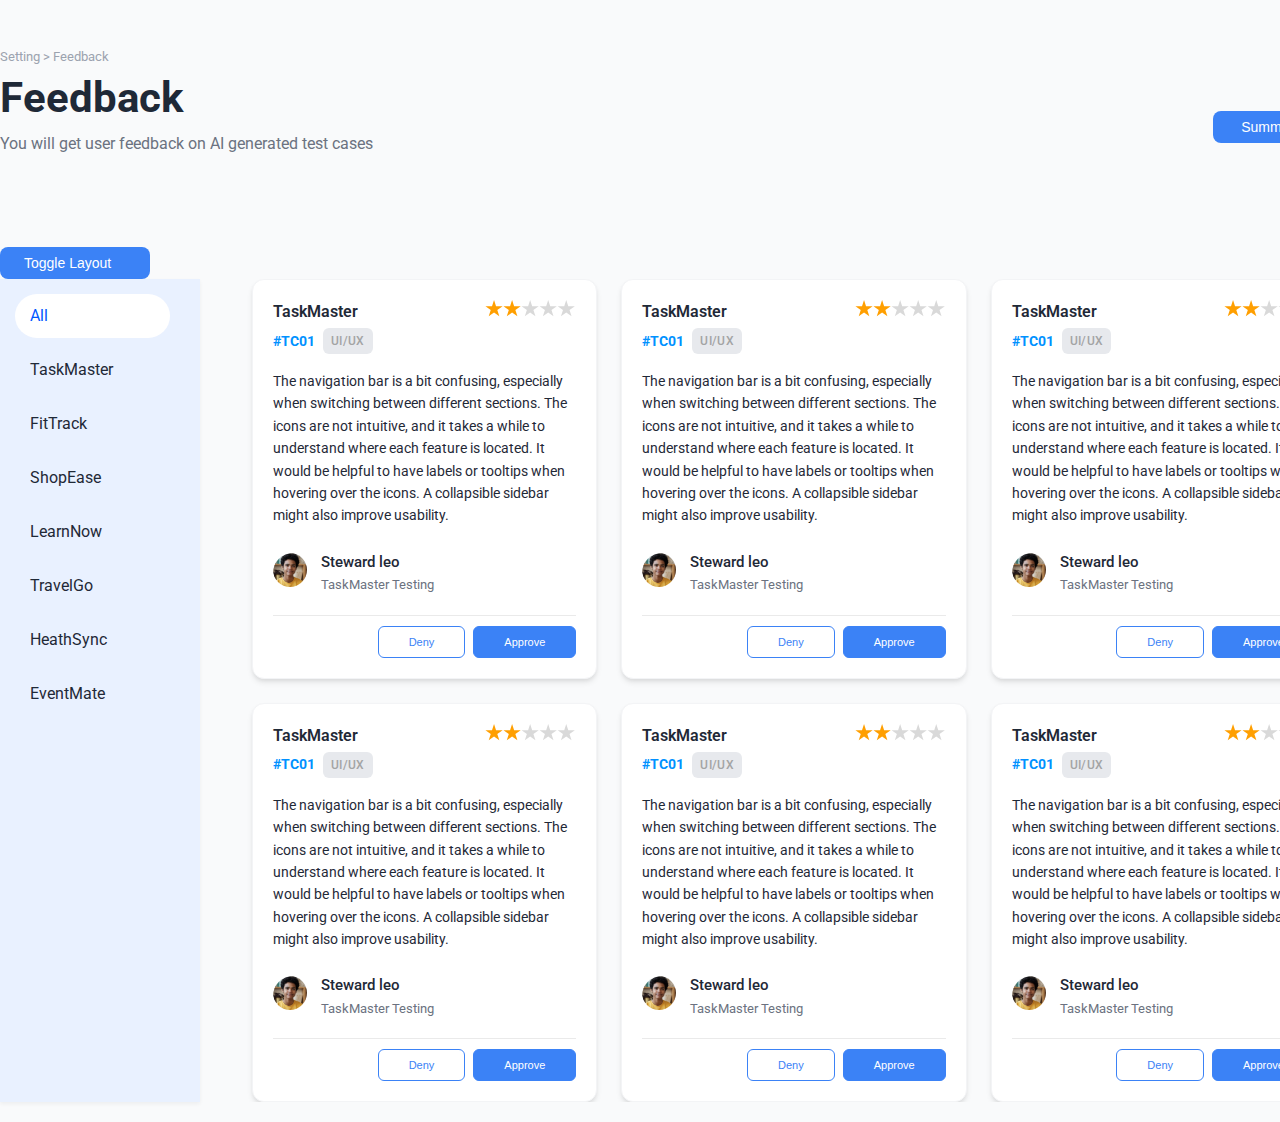
<file: venkatraja-task-2/index.html>
<!DOCTYPE html>
<html lang="en">
<head>
    <meta charset="UTF-8">
    <meta name="viewport" content="width=device-width, initial-scale=1.0">
    <link rel="stylesheet" href="./assets/css/style.css">
    <title>Document</title>
</head>
<body>
    <div class="dashboard">
        <div class="container">

           <!-- Header Section -->
       <header class="dashboard__header">
        <div class="header__section">
            <div class="header__breadcrumb">
                <span class="breadcrumb__text">Setting > Feedback</span>
            </div>
            <div class="header__content">
                <h1 class="header__title">Feedback</h1>
                <p class="header__subtitle">You will get user feedback on AI generated test cases</p>
            </div>
        </div>
         <button class="header__summarize-btn">
                <i class="fas fa-chart-bar"></i>
                Summarize
            </button>
        
       </header>
       <button id="toggleButton">Toggle Layout</button>
      
       <style>
        .dashboard__main.horizontal {
            flex-wrap: wrap;
        }
        .horizontal .dashboard__sidebar {
            width: 100%;
        }
        .horizontal .sidebar {
            width: 100%;
        }
        .horizontal .sidebar ul {
            display: flex;
            width: 100%;
        }
        button#toggleButton {
    background-color: #3b82f6;
    color: white;
    border: none;
    padding: 8px 24px;
    border-radius: 8px;
    font-size: 14px;
    font-weight: 500;
    cursor: pointer;
    display: flex;
    align-items: baseline;
    margin-top: 67px;
    gap: 4px;
    transition: background-color 0.2s ease;
    max-width: 150px;

}
       </style>
       <div class="dashboard__main">
            <div class="dashboard__sidebar">
                 <div class="main-content">
      <div class="sidebar">
        <ul>
          <li class="active">All</li>
          <li>TaskMaster</li>
          <li>FitTrack</li>
          <li>ShopEase</li>
          <li>LearnNow</li>
          <li>TravelGo</li>
          <li>HeathSync</li>
          <li>EventMate</li>
        </ul>
      </div>
      
    </div>

            </div>
            
                <section class="dashboard__content">
                <div class="feedback-grid">
                                        <!-- Feedback Card 1 -->
                    <article class="feedback-card">
                        <div class="feedback-card__header">
                            <div class="feedback-card__app-info">
                                <h3 class="feedback-card__app-name">TaskMaster</h3>
                                <div class="feedback-card__test-case">
                                    <span class="test-case__id">#TC01</span>
                                    <span class="test-case__tag test-case__tag--ui-ux">UI/UX</span>
                                </div>
                            </div>
                            <div class="feedback-card__rating">
                               <svg id="starRating" width="91" height="19" viewBox="0 0 91 19" fill="none" xmlns="http://www.w3.org/2000/svg">
<path class="star" data-index="1" d="M9.02864 0L11.0557 6.23864L17.6154 6.23864L12.3085 10.0943L14.3355 16.333L9.02864 12.4773L3.72174 16.333L5.74879 10.0943L0.441893 6.23864L7.00158 6.23864L9.02864 0Z" fill="#FF9F00"/>
<path  class="star" data-index="2" d="M27.086 0L29.1131 6.23864L35.6728 6.23864L30.3659 10.0943L32.3929 16.333L27.086 12.4773L21.7791 16.333L23.8062 10.0943L18.4993 6.23864L25.059 6.23864L27.086 0Z" fill="#FF9F00"/>
<path  class="star" data-index="3" d="M45.1431 0L47.1702 6.23864L53.7299 6.23864L48.423 10.0943L50.45 16.333L45.1431 12.4773L39.8362 16.333L41.8633 10.0943L36.5564 6.23864L43.1161 6.23864L45.1431 0Z" fill="#D9D9D9"/>
<path  class="star" data-index="4" d="M63.2005 0L65.2276 6.23864L71.7873 6.23864L66.4804 10.0943L68.5074 16.333L63.2005 12.4773L57.8936 16.333L59.9207 10.0943L54.6138 6.23864L61.1735 6.23864L63.2005 0Z" fill="#D9D9D9"/>
<path  class="star" data-index="5" d="M81.2576 0L83.2847 6.23864L89.8444 6.23864L84.5375 10.0943L86.5645 16.333L81.2576 12.4773L75.9507 16.333L77.9778 10.0943L72.6709 6.23864L79.2306 6.23864L81.2576 0Z" fill="#D9D9D9"/>
</svg>

                            </div>
                        </div>
                        <div class="feedback-card__body">
                            <p class="feedback-card__text">
                                The navigation bar is a bit confusing, especially when switching between different sections. The icons are not intuitive, and it takes a while to understand where each feature is located. It would be helpful to have labels or tooltips when hovering over the icons. A collapsible sidebar might also improve usability.
                            </p>
                        </div>
                        <div class="feedback-card__footer">
                            <div class="feedback-card__user">
                                <div class="user__avatar">
                               
<svg width="34" height="34" viewBox="0 0 34 34" fill="none" xmlns="http://www.w3.org/2000/svg" xmlns:xlink="http://www.w3.org/1999/xlink">
<circle cx="17" cy="17" r="17" fill="url(#pattern0_22_616)"/>
<defs>
<pattern id="pattern0_22_616" patternContentUnits="objectBoundingBox" width="1" height="1">
<use xlink:href="#image0_22_616" transform="scale(0.0025)"/>
</pattern>
<image id="image0_22_616" width="400" height="400" preserveAspectRatio="none" xlink:href="[data-uri]"/>
</defs>
</svg>

                                </div>
                                <div class="user__info">
                                    <span class="user__name">Steward leo</span>
                                    <span class="user__role">TaskMaster Testing</span>
                                </div>
                            </div>
       
                            <div class="feedback-card__actions">
                                <button class="btn btn--deny">Deny</button>
                                <button class="btn btn--approve">Approve</button>
                            </div>
                        </div>
                    </article>              
                    <article class="feedback-card">
                        <div class="feedback-card__header">
                            <div class="feedback-card__app-info">
                                <h3 class="feedback-card__app-name">TaskMaster</h3>
                                <div class="feedback-card__test-case">
                                    <span class="test-case__id">#TC01</span>
                                    <span class="test-case__tag test-case__tag--ui-ux">UI/UX</span>
                                </div>
                            </div>
                            <div class="feedback-card__rating">
                               <svg width="91" height="19" viewBox="0 0 91 19" fill="none" xmlns="http://www.w3.org/2000/svg">
<path d="M9.02864 0L11.0557 6.23864L17.6154 6.23864L12.3085 10.0943L14.3355 16.333L9.02864 12.4773L3.72174 16.333L5.74879 10.0943L0.441893 6.23864L7.00158 6.23864L9.02864 0Z" fill="#FF9F00"/>
<path d="M27.086 0L29.1131 6.23864L35.6728 6.23864L30.3659 10.0943L32.3929 16.333L27.086 12.4773L21.7791 16.333L23.8062 10.0943L18.4993 6.23864L25.059 6.23864L27.086 0Z" fill="#FF9F00"/>
<path d="M45.1431 0L47.1702 6.23864L53.7299 6.23864L48.423 10.0943L50.45 16.333L45.1431 12.4773L39.8362 16.333L41.8633 10.0943L36.5564 6.23864L43.1161 6.23864L45.1431 0Z" fill="#D9D9D9"/>
<path d="M63.2005 0L65.2276 6.23864L71.7873 6.23864L66.4804 10.0943L68.5074 16.333L63.2005 12.4773L57.8936 16.333L59.9207 10.0943L54.6138 6.23864L61.1735 6.23864L63.2005 0Z" fill="#D9D9D9"/>
<path d="M81.2576 0L83.2847 6.23864L89.8444 6.23864L84.5375 10.0943L86.5645 16.333L81.2576 12.4773L75.9507 16.333L77.9778 10.0943L72.6709 6.23864L79.2306 6.23864L81.2576 0Z" fill="#D9D9D9"/>
</svg>

                            </div>
                        </div>
                        <div class="feedback-card__body">
                            <p class="feedback-card__text">
                                The navigation bar is a bit confusing, especially when switching between different sections. The icons are not intuitive, and it takes a while to understand where each feature is located. It would be helpful to have labels or tooltips when hovering over the icons. A collapsible sidebar might also improve usability.
                            </p>
                        </div>
                        <div class="feedback-card__footer">
                            <div class="feedback-card__user">
                                <div class="user__avatar">
                               
<svg width="34" height="34" viewBox="0 0 34 34" fill="none" xmlns="http://www.w3.org/2000/svg" xmlns:xlink="http://www.w3.org/1999/xlink">
<circle cx="17" cy="17" r="17" fill="url(#pattern0_22_616)"/>
<defs>
<pattern id="pattern0_22_616" patternContentUnits="objectBoundingBox" width="1" height="1">
<use xlink:href="#image0_22_616" transform="scale(0.0025)"/>
</pattern>
<image id="image0_22_616" width="400" height="400" preserveAspectRatio="none" xlink:href="[data-uri]"/>
</defs>
</svg>

                                </div>
                                <div class="user__info">
                                    <span class="user__name">Steward leo</span>
                                    <span class="user__role">TaskMaster Testing</span>
                                </div>
                            </div>
                            <div class="feedback-card__actions">
                                <button class="btn btn--deny">Deny</button>
                                <button class="btn btn--approve">Approve</button>
                            </div>
                        </div>
                    </article>              
                                        
                    
                    <article class="feedback-card">
                        <div class="feedback-card__header">
                            <div class="feedback-card__app-info">
                                <h3 class="feedback-card__app-name">TaskMaster</h3>
                                <div class="feedback-card__test-case">
                                    <span class="test-case__id">#TC01</span>
                                    <span class="test-case__tag test-case__tag--ui-ux">UI/UX</span>
                                </div>
                            </div>
                            <div class="feedback-card__rating">
                               <svg width="91" height="19" viewBox="0 0 91 19" fill="none" xmlns="http://www.w3.org/2000/svg">
<path d="M9.02864 0L11.0557 6.23864L17.6154 6.23864L12.3085 10.0943L14.3355 16.333L9.02864 12.4773L3.72174 16.333L5.74879 10.0943L0.441893 6.23864L7.00158 6.23864L9.02864 0Z" fill="#FF9F00"/>
<path d="M27.086 0L29.1131 6.23864L35.6728 6.23864L30.3659 10.0943L32.3929 16.333L27.086 12.4773L21.7791 16.333L23.8062 10.0943L18.4993 6.23864L25.059 6.23864L27.086 0Z" fill="#FF9F00"/>
<path d="M45.1431 0L47.1702 6.23864L53.7299 6.23864L48.423 10.0943L50.45 16.333L45.1431 12.4773L39.8362 16.333L41.8633 10.0943L36.5564 6.23864L43.1161 6.23864L45.1431 0Z" fill="#D9D9D9"/>
<path d="M63.2005 0L65.2276 6.23864L71.7873 6.23864L66.4804 10.0943L68.5074 16.333L63.2005 12.4773L57.8936 16.333L59.9207 10.0943L54.6138 6.23864L61.1735 6.23864L63.2005 0Z" fill="#D9D9D9"/>
<path d="M81.2576 0L83.2847 6.23864L89.8444 6.23864L84.5375 10.0943L86.5645 16.333L81.2576 12.4773L75.9507 16.333L77.9778 10.0943L72.6709 6.23864L79.2306 6.23864L81.2576 0Z" fill="#D9D9D9"/>
</svg>

                            </div>
                        </div>
                        <div class="feedback-card__body">
                            <p class="feedback-card__text">
                                The navigation bar is a bit confusing, especially when switching between different sections. The icons are not intuitive, and it takes a while to understand where each feature is located. It would be helpful to have labels or tooltips when hovering over the icons. A collapsible sidebar might also improve usability.
                            </p>
                        </div>
                        <div class="feedback-card__footer">
                            <div class="feedback-card__user">
                                <div class="user__avatar">
                               
<svg width="34" height="34" viewBox="0 0 34 34" fill="none" xmlns="http://www.w3.org/2000/svg" xmlns:xlink="http://www.w3.org/1999/xlink">
<circle cx="17" cy="17" r="17" fill="url(#pattern0_22_616)"/>
<defs>
<pattern id="pattern0_22_616" patternContentUnits="objectBoundingBox" width="1" height="1">
<use xlink:href="#image0_22_616" transform="scale(0.0025)"/>
</pattern>
<image id="image0_22_616" width="400" height="400" preserveAspectRatio="none" xlink:href="[data-uri]"/>
</defs>
</svg>

                                </div>
                                <div class="user__info">
                                    <span class="user__name">Steward leo</span>
                                    <span class="user__role">TaskMaster Testing</span>
                                </div>
                            </div>
                            <div class="feedback-card__actions">
                                <button class="btn btn--deny">Deny</button>
                                <button class="btn btn--approve">Approve</button>
                            </div>
                        </div>
                    </article>              
                                        <!-- Feedback Card 1 -->
                    <article class="feedback-card">
                        <div class="feedback-card__header">
                            <div class="feedback-card__app-info">
                                <h3 class="feedback-card__app-name">TaskMaster</h3>
                                <div class="feedback-card__test-case">
                                    <span class="test-case__id">#TC01</span>
                                    <span class="test-case__tag test-case__tag--ui-ux">UI/UX</span>
                                </div>
                            </div>
                            <div class="feedback-card__rating">
                               <svg width="91" height="19" viewBox="0 0 91 19" fill="none" xmlns="http://www.w3.org/2000/svg">
<path d="M9.02864 0L11.0557 6.23864L17.6154 6.23864L12.3085 10.0943L14.3355 16.333L9.02864 12.4773L3.72174 16.333L5.74879 10.0943L0.441893 6.23864L7.00158 6.23864L9.02864 0Z" fill="#FF9F00"/>
<path d="M27.086 0L29.1131 6.23864L35.6728 6.23864L30.3659 10.0943L32.3929 16.333L27.086 12.4773L21.7791 16.333L23.8062 10.0943L18.4993 6.23864L25.059 6.23864L27.086 0Z" fill="#FF9F00"/>
<path d="M45.1431 0L47.1702 6.23864L53.7299 6.23864L48.423 10.0943L50.45 16.333L45.1431 12.4773L39.8362 16.333L41.8633 10.0943L36.5564 6.23864L43.1161 6.23864L45.1431 0Z" fill="#D9D9D9"/>
<path d="M63.2005 0L65.2276 6.23864L71.7873 6.23864L66.4804 10.0943L68.5074 16.333L63.2005 12.4773L57.8936 16.333L59.9207 10.0943L54.6138 6.23864L61.1735 6.23864L63.2005 0Z" fill="#D9D9D9"/>
<path d="M81.2576 0L83.2847 6.23864L89.8444 6.23864L84.5375 10.0943L86.5645 16.333L81.2576 12.4773L75.9507 16.333L77.9778 10.0943L72.6709 6.23864L79.2306 6.23864L81.2576 0Z" fill="#D9D9D9"/>
</svg>

                            </div>
                        </div>
                        <div class="feedback-card__body">
                            <p class="feedback-card__text">
                                The navigation bar is a bit confusing, especially when switching between different sections. The icons are not intuitive, and it takes a while to understand where each feature is located. It would be helpful to have labels or tooltips when hovering over the icons. A collapsible sidebar might also improve usability.
                            </p>
                        </div>
                        <div class="feedback-card__footer">
                            <div class="feedback-card__user">
                                <div class="user__avatar">
                               
<svg width="34" height="34" viewBox="0 0 34 34" fill="none" xmlns="http://www.w3.org/2000/svg" xmlns:xlink="http://www.w3.org/1999/xlink">
<circle cx="17" cy="17" r="17" fill="url(#pattern0_22_616)"/>
<defs>
<pattern id="pattern0_22_616" patternContentUnits="objectBoundingBox" width="1" height="1">
<use xlink:href="#image0_22_616" transform="scale(0.0025)"/>
</pattern>
<image id="image0_22_616" width="400" height="400" preserveAspectRatio="none" xlink:href="[data-uri]"/>
</defs>
</svg>

                                </div>
                                <div class="user__info">
                                    <span class="user__name">Steward leo</span>
                                    <span class="user__role">TaskMaster Testing</span>
                                </div>
                            </div>
                            <div class="feedback-card__actions">
                                <button class="btn btn--deny">Deny</button>
                                <button class="btn btn--approve">Approve</button>
                            </div>
                        </div>
                    </article>              

                                        <!-- Feedback Card 1 -->
                    <article class="feedback-card">
                        <div class="feedback-card__header">
                            <div class="feedback-card__app-info">
                                <h3 class="feedback-card__app-name">TaskMaster</h3>
                                <div class="feedback-card__test-case">
                                    <span class="test-case__id">#TC01</span>
                                    <span class="test-case__tag test-case__tag--ui-ux">UI/UX</span>
                                </div>
                            </div>
                            <div class="feedback-card__rating">
                               <svg width="91" height="19" viewBox="0 0 91 19" fill="none" xmlns="http://www.w3.org/2000/svg">
<path d="M9.02864 0L11.0557 6.23864L17.6154 6.23864L12.3085 10.0943L14.3355 16.333L9.02864 12.4773L3.72174 16.333L5.74879 10.0943L0.441893 6.23864L7.00158 6.23864L9.02864 0Z" fill="#FF9F00"/>
<path d="M27.086 0L29.1131 6.23864L35.6728 6.23864L30.3659 10.0943L32.3929 16.333L27.086 12.4773L21.7791 16.333L23.8062 10.0943L18.4993 6.23864L25.059 6.23864L27.086 0Z" fill="#FF9F00"/>
<path d="M45.1431 0L47.1702 6.23864L53.7299 6.23864L48.423 10.0943L50.45 16.333L45.1431 12.4773L39.8362 16.333L41.8633 10.0943L36.5564 6.23864L43.1161 6.23864L45.1431 0Z" fill="#D9D9D9"/>
<path d="M63.2005 0L65.2276 6.23864L71.7873 6.23864L66.4804 10.0943L68.5074 16.333L63.2005 12.4773L57.8936 16.333L59.9207 10.0943L54.6138 6.23864L61.1735 6.23864L63.2005 0Z" fill="#D9D9D9"/>
<path d="M81.2576 0L83.2847 6.23864L89.8444 6.23864L84.5375 10.0943L86.5645 16.333L81.2576 12.4773L75.9507 16.333L77.9778 10.0943L72.6709 6.23864L79.2306 6.23864L81.2576 0Z" fill="#D9D9D9"/>
</svg>

                            </div>
                        </div>
                        <div class="feedback-card__body">
                            <p class="feedback-card__text">
                                The navigation bar is a bit confusing, especially when switching between different sections. The icons are not intuitive, and it takes a while to understand where each feature is located. It would be helpful to have labels or tooltips when hovering over the icons. A collapsible sidebar might also improve usability.
                            </p>
                        </div>
                        <div class="feedback-card__footer">
                            <div class="feedback-card__user">
                                <div class="user__avatar">
                               
<svg width="34" height="34" viewBox="0 0 34 34" fill="none" xmlns="http://www.w3.org/2000/svg" xmlns:xlink="http://www.w3.org/1999/xlink">
<circle cx="17" cy="17" r="17" fill="url(#pattern0_22_616)"/>
<defs>
<pattern id="pattern0_22_616" patternContentUnits="objectBoundingBox" width="1" height="1">
<use xlink:href="#image0_22_616" transform="scale(0.0025)"/>
</pattern>
<image id="image0_22_616" width="400" height="400" preserveAspectRatio="none" xlink:href="[data-uri]"/>
</defs>
</svg>

                                </div>
                                <div class="user__info">
                                    <span class="user__name">Steward leo</span>
                                    <span class="user__role">TaskMaster Testing</span>
                                </div>
                            </div>
                            <div class="feedback-card__actions">
                                <button class="btn btn--deny">Deny</button>
                                <button class="btn btn--approve">Approve</button>
                            </div>
                        </div>
                    </article>              

                                        <!-- Feedback Card 1 -->
                    <article class="feedback-card">
                        <div class="feedback-card__header">
                            <div class="feedback-card__app-info">
                                <h3 class="feedback-card__app-name">TaskMaster</h3>
                                <div class="feedback-card__test-case">
                                    <span class="test-case__id">#TC01</span>
                                    <span class="test-case__tag test-case__tag--ui-ux">UI/UX</span>
                                </div>
                            </div>
                            <div class="feedback-card__rating">
                               <svg width="91" height="19" viewBox="0 0 91 19" fill="none" xmlns="http://www.w3.org/2000/svg">
<path d="M9.02864 0L11.0557 6.23864L17.6154 6.23864L12.3085 10.0943L14.3355 16.333L9.02864 12.4773L3.72174 16.333L5.74879 10.0943L0.441893 6.23864L7.00158 6.23864L9.02864 0Z" fill="#FF9F00"/>
<path d="M27.086 0L29.1131 6.23864L35.6728 6.23864L30.3659 10.0943L32.3929 16.333L27.086 12.4773L21.7791 16.333L23.8062 10.0943L18.4993 6.23864L25.059 6.23864L27.086 0Z" fill="#FF9F00"/>
<path d="M45.1431 0L47.1702 6.23864L53.7299 6.23864L48.423 10.0943L50.45 16.333L45.1431 12.4773L39.8362 16.333L41.8633 10.0943L36.5564 6.23864L43.1161 6.23864L45.1431 0Z" fill="#D9D9D9"/>
<path d="M63.2005 0L65.2276 6.23864L71.7873 6.23864L66.4804 10.0943L68.5074 16.333L63.2005 12.4773L57.8936 16.333L59.9207 10.0943L54.6138 6.23864L61.1735 6.23864L63.2005 0Z" fill="#D9D9D9"/>
<path d="M81.2576 0L83.2847 6.23864L89.8444 6.23864L84.5375 10.0943L86.5645 16.333L81.2576 12.4773L75.9507 16.333L77.9778 10.0943L72.6709 6.23864L79.2306 6.23864L81.2576 0Z" fill="#D9D9D9"/>
</svg>

                            </div>
                        </div>
                        <div class="feedback-card__body">
                            <p class="feedback-card__text">
                                The navigation bar is a bit confusing, especially when switching between different sections. The icons are not intuitive, and it takes a while to understand where each feature is located. It would be helpful to have labels or tooltips when hovering over the icons. A collapsible sidebar might also improve usability.
                            </p>
                        </div>
                        <div class="feedback-card__footer">
                            <div class="feedback-card__user">
                                <div class="user__avatar">
                               
<svg width="34" height="34" viewBox="0 0 34 34" fill="none" xmlns="http://www.w3.org/2000/svg" xmlns:xlink="http://www.w3.org/1999/xlink">
<circle cx="17" cy="17" r="17" fill="url(#pattern0_22_616)"/>
<defs>
<pattern id="pattern0_22_616" patternContentUnits="objectBoundingBox" width="1" height="1">
<use xlink:href="#image0_22_616" transform="scale(0.0025)"/>
</pattern>
<image id="image0_22_616" width="400" height="400" preserveAspectRatio="none" xlink:href="[data-uri]"/>
</defs>
</svg>

                                </div>
                                <div class="user__info">
                                    <span class="user__name">Steward leo</span>
                                    <span class="user__role">TaskMaster Testing</span>
                                </div>
                            </div>
                            <div class="feedback-card__actions">
                                <button class="btn btn--deny">Deny</button>
                                <button class="btn btn--approve">Approve</button>
                            </div>
                        </div>
                    </article>                                  

                </div>
            </section>
                
            
        </div>

        </div>
    </div>
    
</body>
<script src="./assets/javascript/script.js"></script>
</html>
</file>
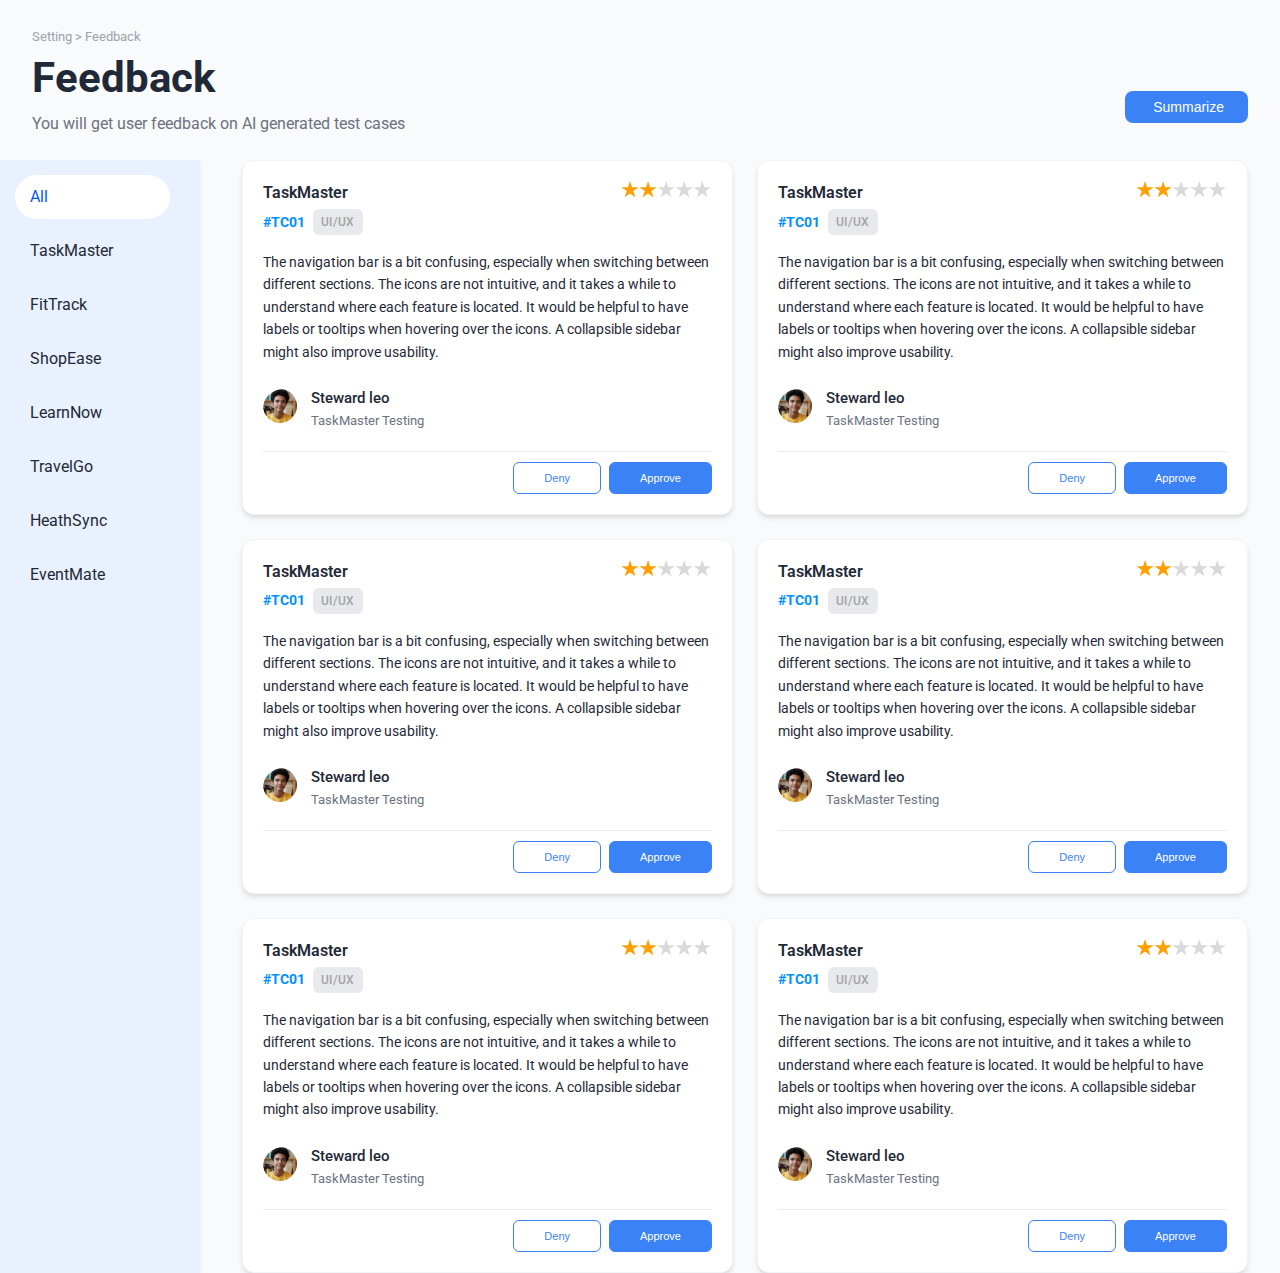
<file: venkatraja-task-old/index.html>
<!DOCTYPE html>
<html lang="en">
<head>
    <meta charset="UTF-8">
    <meta name="viewport" content="width=device-width, initial-scale=1.0">
    <link rel="stylesheet" href="./assets/css/style.css">
    <title>Document</title>
</head>
<body>
    <div class="dashboard">
        <div class="conainer">

           <!-- Header Section -->
       <header class="dashboard__header">
        <div class="header__section">
            <div class="header__breadcrumb">
                <span class="breadcrumb__text">Setting > Feedback</span>
            </div>
            <div class="header__content">
                <h1 class="header__title">Feedback</h1>
                <p class="header__subtitle">You will get user feedback on AI generated test cases</p>
            </div>
        </div>
         <button class="header__summarize-btn">
                <i class="fas fa-chart-bar"></i>
                Summarize
            </button>
        
       </header>
       <div class="dashboard__main">
            <div class="dashboard__sidebar">
                 <div class="main-content">
      <div class="sidebar">
        <ul>
          <li class="active">All</li>
          <li>TaskMaster</li>
          <li>FitTrack</li>
          <li>ShopEase</li>
          <li>LearnNow</li>
          <li>TravelGo</li>
          <li>HeathSync</li>
          <li>EventMate</li>
        </ul>
      </div>
      
    </div>

            </div>
            
                <section class="dashboard__content">
                <div class="feedback-grid">
                                        <!-- Feedback Card 1 -->
                    <article class="feedback-card">
                        <div class="feedback-card__header">
                            <div class="feedback-card__app-info">
                                <h3 class="feedback-card__app-name">TaskMaster</h3>
                                <div class="feedback-card__test-case">
                                    <span class="test-case__id">#TC01</span>
                                    <span class="test-case__tag test-case__tag--ui-ux">UI/UX</span>
                                </div>
                            </div>
                            <div class="feedback-card__rating">
                               <svg width="91" height="19" viewBox="0 0 91 19" fill="none" xmlns="http://www.w3.org/2000/svg">
<path d="M9.02864 0L11.0557 6.23864L17.6154 6.23864L12.3085 10.0943L14.3355 16.333L9.02864 12.4773L3.72174 16.333L5.74879 10.0943L0.441893 6.23864L7.00158 6.23864L9.02864 0Z" fill="#FF9F00"/>
<path d="M27.086 0L29.1131 6.23864L35.6728 6.23864L30.3659 10.0943L32.3929 16.333L27.086 12.4773L21.7791 16.333L23.8062 10.0943L18.4993 6.23864L25.059 6.23864L27.086 0Z" fill="#FF9F00"/>
<path d="M45.1431 0L47.1702 6.23864L53.7299 6.23864L48.423 10.0943L50.45 16.333L45.1431 12.4773L39.8362 16.333L41.8633 10.0943L36.5564 6.23864L43.1161 6.23864L45.1431 0Z" fill="#D9D9D9"/>
<path d="M63.2005 0L65.2276 6.23864L71.7873 6.23864L66.4804 10.0943L68.5074 16.333L63.2005 12.4773L57.8936 16.333L59.9207 10.0943L54.6138 6.23864L61.1735 6.23864L63.2005 0Z" fill="#D9D9D9"/>
<path d="M81.2576 0L83.2847 6.23864L89.8444 6.23864L84.5375 10.0943L86.5645 16.333L81.2576 12.4773L75.9507 16.333L77.9778 10.0943L72.6709 6.23864L79.2306 6.23864L81.2576 0Z" fill="#D9D9D9"/>
</svg>

                            </div>
                        </div>
                        <div class="feedback-card__body">
                            <p class="feedback-card__text">
                                The navigation bar is a bit confusing, especially when switching between different sections. The icons are not intuitive, and it takes a while to understand where each feature is located. It would be helpful to have labels or tooltips when hovering over the icons. A collapsible sidebar might also improve usability.
                            </p>
                        </div>
                        <div class="feedback-card__footer">
                            <div class="feedback-card__user">
                                <div class="user__avatar">
                               
<svg width="34" height="34" viewBox="0 0 34 34" fill="none" xmlns="http://www.w3.org/2000/svg" xmlns:xlink="http://www.w3.org/1999/xlink">
<circle cx="17" cy="17" r="17" fill="url(#pattern0_22_616)"/>
<defs>
<pattern id="pattern0_22_616" patternContentUnits="objectBoundingBox" width="1" height="1">
<use xlink:href="#image0_22_616" transform="scale(0.0025)"/>
</pattern>
<image id="image0_22_616" width="400" height="400" preserveAspectRatio="none" xlink:href="[data-uri]"/>
</defs>
</svg>

                                </div>
                                <div class="user__info">
                                    <span class="user__name">Steward leo</span>
                                    <span class="user__role">TaskMaster Testing</span>
                                </div>
                            </div>
       
                            <div class="feedback-card__actions">
                                <button class="btn btn--deny">Deny</button>
                                <button class="btn btn--approve">Approve</button>
                            </div>
                        </div>
                    </article>              
                    <article class="feedback-card">
                        <div class="feedback-card__header">
                            <div class="feedback-card__app-info">
                                <h3 class="feedback-card__app-name">TaskMaster</h3>
                                <div class="feedback-card__test-case">
                                    <span class="test-case__id">#TC01</span>
                                    <span class="test-case__tag test-case__tag--ui-ux">UI/UX</span>
                                </div>
                            </div>
                            <div class="feedback-card__rating">
                               <svg width="91" height="19" viewBox="0 0 91 19" fill="none" xmlns="http://www.w3.org/2000/svg">
<path d="M9.02864 0L11.0557 6.23864L17.6154 6.23864L12.3085 10.0943L14.3355 16.333L9.02864 12.4773L3.72174 16.333L5.74879 10.0943L0.441893 6.23864L7.00158 6.23864L9.02864 0Z" fill="#FF9F00"/>
<path d="M27.086 0L29.1131 6.23864L35.6728 6.23864L30.3659 10.0943L32.3929 16.333L27.086 12.4773L21.7791 16.333L23.8062 10.0943L18.4993 6.23864L25.059 6.23864L27.086 0Z" fill="#FF9F00"/>
<path d="M45.1431 0L47.1702 6.23864L53.7299 6.23864L48.423 10.0943L50.45 16.333L45.1431 12.4773L39.8362 16.333L41.8633 10.0943L36.5564 6.23864L43.1161 6.23864L45.1431 0Z" fill="#D9D9D9"/>
<path d="M63.2005 0L65.2276 6.23864L71.7873 6.23864L66.4804 10.0943L68.5074 16.333L63.2005 12.4773L57.8936 16.333L59.9207 10.0943L54.6138 6.23864L61.1735 6.23864L63.2005 0Z" fill="#D9D9D9"/>
<path d="M81.2576 0L83.2847 6.23864L89.8444 6.23864L84.5375 10.0943L86.5645 16.333L81.2576 12.4773L75.9507 16.333L77.9778 10.0943L72.6709 6.23864L79.2306 6.23864L81.2576 0Z" fill="#D9D9D9"/>
</svg>

                            </div>
                        </div>
                        <div class="feedback-card__body">
                            <p class="feedback-card__text">
                                The navigation bar is a bit confusing, especially when switching between different sections. The icons are not intuitive, and it takes a while to understand where each feature is located. It would be helpful to have labels or tooltips when hovering over the icons. A collapsible sidebar might also improve usability.
                            </p>
                        </div>
                        <div class="feedback-card__footer">
                            <div class="feedback-card__user">
                                <div class="user__avatar">
                               
<svg width="34" height="34" viewBox="0 0 34 34" fill="none" xmlns="http://www.w3.org/2000/svg" xmlns:xlink="http://www.w3.org/1999/xlink">
<circle cx="17" cy="17" r="17" fill="url(#pattern0_22_616)"/>
<defs>
<pattern id="pattern0_22_616" patternContentUnits="objectBoundingBox" width="1" height="1">
<use xlink:href="#image0_22_616" transform="scale(0.0025)"/>
</pattern>
<image id="image0_22_616" width="400" height="400" preserveAspectRatio="none" xlink:href="[data-uri]"/>
</defs>
</svg>

                                </div>
                                <div class="user__info">
                                    <span class="user__name">Steward leo</span>
                                    <span class="user__role">TaskMaster Testing</span>
                                </div>
                            </div>
                            <div class="feedback-card__actions">
                                <button class="btn btn--deny">Deny</button>
                                <button class="btn btn--approve">Approve</button>
                            </div>
                        </div>
                    </article>              
                                        
                    
                    <article class="feedback-card">
                        <div class="feedback-card__header">
                            <div class="feedback-card__app-info">
                                <h3 class="feedback-card__app-name">TaskMaster</h3>
                                <div class="feedback-card__test-case">
                                    <span class="test-case__id">#TC01</span>
                                    <span class="test-case__tag test-case__tag--ui-ux">UI/UX</span>
                                </div>
                            </div>
                            <div class="feedback-card__rating">
                               <svg width="91" height="19" viewBox="0 0 91 19" fill="none" xmlns="http://www.w3.org/2000/svg">
<path d="M9.02864 0L11.0557 6.23864L17.6154 6.23864L12.3085 10.0943L14.3355 16.333L9.02864 12.4773L3.72174 16.333L5.74879 10.0943L0.441893 6.23864L7.00158 6.23864L9.02864 0Z" fill="#FF9F00"/>
<path d="M27.086 0L29.1131 6.23864L35.6728 6.23864L30.3659 10.0943L32.3929 16.333L27.086 12.4773L21.7791 16.333L23.8062 10.0943L18.4993 6.23864L25.059 6.23864L27.086 0Z" fill="#FF9F00"/>
<path d="M45.1431 0L47.1702 6.23864L53.7299 6.23864L48.423 10.0943L50.45 16.333L45.1431 12.4773L39.8362 16.333L41.8633 10.0943L36.5564 6.23864L43.1161 6.23864L45.1431 0Z" fill="#D9D9D9"/>
<path d="M63.2005 0L65.2276 6.23864L71.7873 6.23864L66.4804 10.0943L68.5074 16.333L63.2005 12.4773L57.8936 16.333L59.9207 10.0943L54.6138 6.23864L61.1735 6.23864L63.2005 0Z" fill="#D9D9D9"/>
<path d="M81.2576 0L83.2847 6.23864L89.8444 6.23864L84.5375 10.0943L86.5645 16.333L81.2576 12.4773L75.9507 16.333L77.9778 10.0943L72.6709 6.23864L79.2306 6.23864L81.2576 0Z" fill="#D9D9D9"/>
</svg>

                            </div>
                        </div>
                        <div class="feedback-card__body">
                            <p class="feedback-card__text">
                                The navigation bar is a bit confusing, especially when switching between different sections. The icons are not intuitive, and it takes a while to understand where each feature is located. It would be helpful to have labels or tooltips when hovering over the icons. A collapsible sidebar might also improve usability.
                            </p>
                        </div>
                        <div class="feedback-card__footer">
                            <div class="feedback-card__user">
                                <div class="user__avatar">
                               
<svg width="34" height="34" viewBox="0 0 34 34" fill="none" xmlns="http://www.w3.org/2000/svg" xmlns:xlink="http://www.w3.org/1999/xlink">
<circle cx="17" cy="17" r="17" fill="url(#pattern0_22_616)"/>
<defs>
<pattern id="pattern0_22_616" patternContentUnits="objectBoundingBox" width="1" height="1">
<use xlink:href="#image0_22_616" transform="scale(0.0025)"/>
</pattern>
<image id="image0_22_616" width="400" height="400" preserveAspectRatio="none" xlink:href="[data-uri]"/>
</defs>
</svg>

                                </div>
                                <div class="user__info">
                                    <span class="user__name">Steward leo</span>
                                    <span class="user__role">TaskMaster Testing</span>
                                </div>
                            </div>
                            <div class="feedback-card__actions">
                                <button class="btn btn--deny">Deny</button>
                                <button class="btn btn--approve">Approve</button>
                            </div>
                        </div>
                    </article>              
                                        <!-- Feedback Card 1 -->
                    <article class="feedback-card">
                        <div class="feedback-card__header">
                            <div class="feedback-card__app-info">
                                <h3 class="feedback-card__app-name">TaskMaster</h3>
                                <div class="feedback-card__test-case">
                                    <span class="test-case__id">#TC01</span>
                                    <span class="test-case__tag test-case__tag--ui-ux">UI/UX</span>
                                </div>
                            </div>
                            <div class="feedback-card__rating">
                               <svg width="91" height="19" viewBox="0 0 91 19" fill="none" xmlns="http://www.w3.org/2000/svg">
<path d="M9.02864 0L11.0557 6.23864L17.6154 6.23864L12.3085 10.0943L14.3355 16.333L9.02864 12.4773L3.72174 16.333L5.74879 10.0943L0.441893 6.23864L7.00158 6.23864L9.02864 0Z" fill="#FF9F00"/>
<path d="M27.086 0L29.1131 6.23864L35.6728 6.23864L30.3659 10.0943L32.3929 16.333L27.086 12.4773L21.7791 16.333L23.8062 10.0943L18.4993 6.23864L25.059 6.23864L27.086 0Z" fill="#FF9F00"/>
<path d="M45.1431 0L47.1702 6.23864L53.7299 6.23864L48.423 10.0943L50.45 16.333L45.1431 12.4773L39.8362 16.333L41.8633 10.0943L36.5564 6.23864L43.1161 6.23864L45.1431 0Z" fill="#D9D9D9"/>
<path d="M63.2005 0L65.2276 6.23864L71.7873 6.23864L66.4804 10.0943L68.5074 16.333L63.2005 12.4773L57.8936 16.333L59.9207 10.0943L54.6138 6.23864L61.1735 6.23864L63.2005 0Z" fill="#D9D9D9"/>
<path d="M81.2576 0L83.2847 6.23864L89.8444 6.23864L84.5375 10.0943L86.5645 16.333L81.2576 12.4773L75.9507 16.333L77.9778 10.0943L72.6709 6.23864L79.2306 6.23864L81.2576 0Z" fill="#D9D9D9"/>
</svg>

                            </div>
                        </div>
                        <div class="feedback-card__body">
                            <p class="feedback-card__text">
                                The navigation bar is a bit confusing, especially when switching between different sections. The icons are not intuitive, and it takes a while to understand where each feature is located. It would be helpful to have labels or tooltips when hovering over the icons. A collapsible sidebar might also improve usability.
                            </p>
                        </div>
                        <div class="feedback-card__footer">
                            <div class="feedback-card__user">
                                <div class="user__avatar">
                               
<svg width="34" height="34" viewBox="0 0 34 34" fill="none" xmlns="http://www.w3.org/2000/svg" xmlns:xlink="http://www.w3.org/1999/xlink">
<circle cx="17" cy="17" r="17" fill="url(#pattern0_22_616)"/>
<defs>
<pattern id="pattern0_22_616" patternContentUnits="objectBoundingBox" width="1" height="1">
<use xlink:href="#image0_22_616" transform="scale(0.0025)"/>
</pattern>
<image id="image0_22_616" width="400" height="400" preserveAspectRatio="none" xlink:href="[data-uri]"/>
</defs>
</svg>

                                </div>
                                <div class="user__info">
                                    <span class="user__name">Steward leo</span>
                                    <span class="user__role">TaskMaster Testing</span>
                                </div>
                            </div>
                            <div class="feedback-card__actions">
                                <button class="btn btn--deny">Deny</button>
                                <button class="btn btn--approve">Approve</button>
                            </div>
                        </div>
                    </article>              

                                        <!-- Feedback Card 1 -->
                    <article class="feedback-card">
                        <div class="feedback-card__header">
                            <div class="feedback-card__app-info">
                                <h3 class="feedback-card__app-name">TaskMaster</h3>
                                <div class="feedback-card__test-case">
                                    <span class="test-case__id">#TC01</span>
                                    <span class="test-case__tag test-case__tag--ui-ux">UI/UX</span>
                                </div>
                            </div>
                            <div class="feedback-card__rating">
                               <svg width="91" height="19" viewBox="0 0 91 19" fill="none" xmlns="http://www.w3.org/2000/svg">
<path d="M9.02864 0L11.0557 6.23864L17.6154 6.23864L12.3085 10.0943L14.3355 16.333L9.02864 12.4773L3.72174 16.333L5.74879 10.0943L0.441893 6.23864L7.00158 6.23864L9.02864 0Z" fill="#FF9F00"/>
<path d="M27.086 0L29.1131 6.23864L35.6728 6.23864L30.3659 10.0943L32.3929 16.333L27.086 12.4773L21.7791 16.333L23.8062 10.0943L18.4993 6.23864L25.059 6.23864L27.086 0Z" fill="#FF9F00"/>
<path d="M45.1431 0L47.1702 6.23864L53.7299 6.23864L48.423 10.0943L50.45 16.333L45.1431 12.4773L39.8362 16.333L41.8633 10.0943L36.5564 6.23864L43.1161 6.23864L45.1431 0Z" fill="#D9D9D9"/>
<path d="M63.2005 0L65.2276 6.23864L71.7873 6.23864L66.4804 10.0943L68.5074 16.333L63.2005 12.4773L57.8936 16.333L59.9207 10.0943L54.6138 6.23864L61.1735 6.23864L63.2005 0Z" fill="#D9D9D9"/>
<path d="M81.2576 0L83.2847 6.23864L89.8444 6.23864L84.5375 10.0943L86.5645 16.333L81.2576 12.4773L75.9507 16.333L77.9778 10.0943L72.6709 6.23864L79.2306 6.23864L81.2576 0Z" fill="#D9D9D9"/>
</svg>

                            </div>
                        </div>
                        <div class="feedback-card__body">
                            <p class="feedback-card__text">
                                The navigation bar is a bit confusing, especially when switching between different sections. The icons are not intuitive, and it takes a while to understand where each feature is located. It would be helpful to have labels or tooltips when hovering over the icons. A collapsible sidebar might also improve usability.
                            </p>
                        </div>
                        <div class="feedback-card__footer">
                            <div class="feedback-card__user">
                                <div class="user__avatar">
                               
<svg width="34" height="34" viewBox="0 0 34 34" fill="none" xmlns="http://www.w3.org/2000/svg" xmlns:xlink="http://www.w3.org/1999/xlink">
<circle cx="17" cy="17" r="17" fill="url(#pattern0_22_616)"/>
<defs>
<pattern id="pattern0_22_616" patternContentUnits="objectBoundingBox" width="1" height="1">
<use xlink:href="#image0_22_616" transform="scale(0.0025)"/>
</pattern>
<image id="image0_22_616" width="400" height="400" preserveAspectRatio="none" xlink:href="[data-uri]"/>
</defs>
</svg>

                                </div>
                                <div class="user__info">
                                    <span class="user__name">Steward leo</span>
                                    <span class="user__role">TaskMaster Testing</span>
                                </div>
                            </div>
                            <div class="feedback-card__actions">
                                <button class="btn btn--deny">Deny</button>
                                <button class="btn btn--approve">Approve</button>
                            </div>
                        </div>
                    </article>              

                                        <!-- Feedback Card 1 -->
                    <article class="feedback-card">
                        <div class="feedback-card__header">
                            <div class="feedback-card__app-info">
                                <h3 class="feedback-card__app-name">TaskMaster</h3>
                                <div class="feedback-card__test-case">
                                    <span class="test-case__id">#TC01</span>
                                    <span class="test-case__tag test-case__tag--ui-ux">UI/UX</span>
                                </div>
                            </div>
                            <div class="feedback-card__rating">
                               <svg width="91" height="19" viewBox="0 0 91 19" fill="none" xmlns="http://www.w3.org/2000/svg">
<path d="M9.02864 0L11.0557 6.23864L17.6154 6.23864L12.3085 10.0943L14.3355 16.333L9.02864 12.4773L3.72174 16.333L5.74879 10.0943L0.441893 6.23864L7.00158 6.23864L9.02864 0Z" fill="#FF9F00"/>
<path d="M27.086 0L29.1131 6.23864L35.6728 6.23864L30.3659 10.0943L32.3929 16.333L27.086 12.4773L21.7791 16.333L23.8062 10.0943L18.4993 6.23864L25.059 6.23864L27.086 0Z" fill="#FF9F00"/>
<path d="M45.1431 0L47.1702 6.23864L53.7299 6.23864L48.423 10.0943L50.45 16.333L45.1431 12.4773L39.8362 16.333L41.8633 10.0943L36.5564 6.23864L43.1161 6.23864L45.1431 0Z" fill="#D9D9D9"/>
<path d="M63.2005 0L65.2276 6.23864L71.7873 6.23864L66.4804 10.0943L68.5074 16.333L63.2005 12.4773L57.8936 16.333L59.9207 10.0943L54.6138 6.23864L61.1735 6.23864L63.2005 0Z" fill="#D9D9D9"/>
<path d="M81.2576 0L83.2847 6.23864L89.8444 6.23864L84.5375 10.0943L86.5645 16.333L81.2576 12.4773L75.9507 16.333L77.9778 10.0943L72.6709 6.23864L79.2306 6.23864L81.2576 0Z" fill="#D9D9D9"/>
</svg>

                            </div>
                        </div>
                        <div class="feedback-card__body">
                            <p class="feedback-card__text">
                                The navigation bar is a bit confusing, especially when switching between different sections. The icons are not intuitive, and it takes a while to understand where each feature is located. It would be helpful to have labels or tooltips when hovering over the icons. A collapsible sidebar might also improve usability.
                            </p>
                        </div>
                        <div class="feedback-card__footer">
                            <div class="feedback-card__user">
                                <div class="user__avatar">
                               
<svg width="34" height="34" viewBox="0 0 34 34" fill="none" xmlns="http://www.w3.org/2000/svg" xmlns:xlink="http://www.w3.org/1999/xlink">
<circle cx="17" cy="17" r="17" fill="url(#pattern0_22_616)"/>
<defs>
<pattern id="pattern0_22_616" patternContentUnits="objectBoundingBox" width="1" height="1">
<use xlink:href="#image0_22_616" transform="scale(0.0025)"/>
</pattern>
<image id="image0_22_616" width="400" height="400" preserveAspectRatio="none" xlink:href="[data-uri]"/>
</defs>
</svg>

                                </div>
                                <div class="user__info">
                                    <span class="user__name">Steward leo</span>
                                    <span class="user__role">TaskMaster Testing</span>
                                </div>
                            </div>
                            <div class="feedback-card__actions">
                                <button class="btn btn--deny">Deny</button>
                                <button class="btn btn--approve">Approve</button>
                            </div>
                        </div>
                    </article>                                  

                </div>
            </section>
                
            
        </div>

        </div>
    </div>
    
</body>
<script src="./assets/javascript/script.js"></script>
</html>
</file>
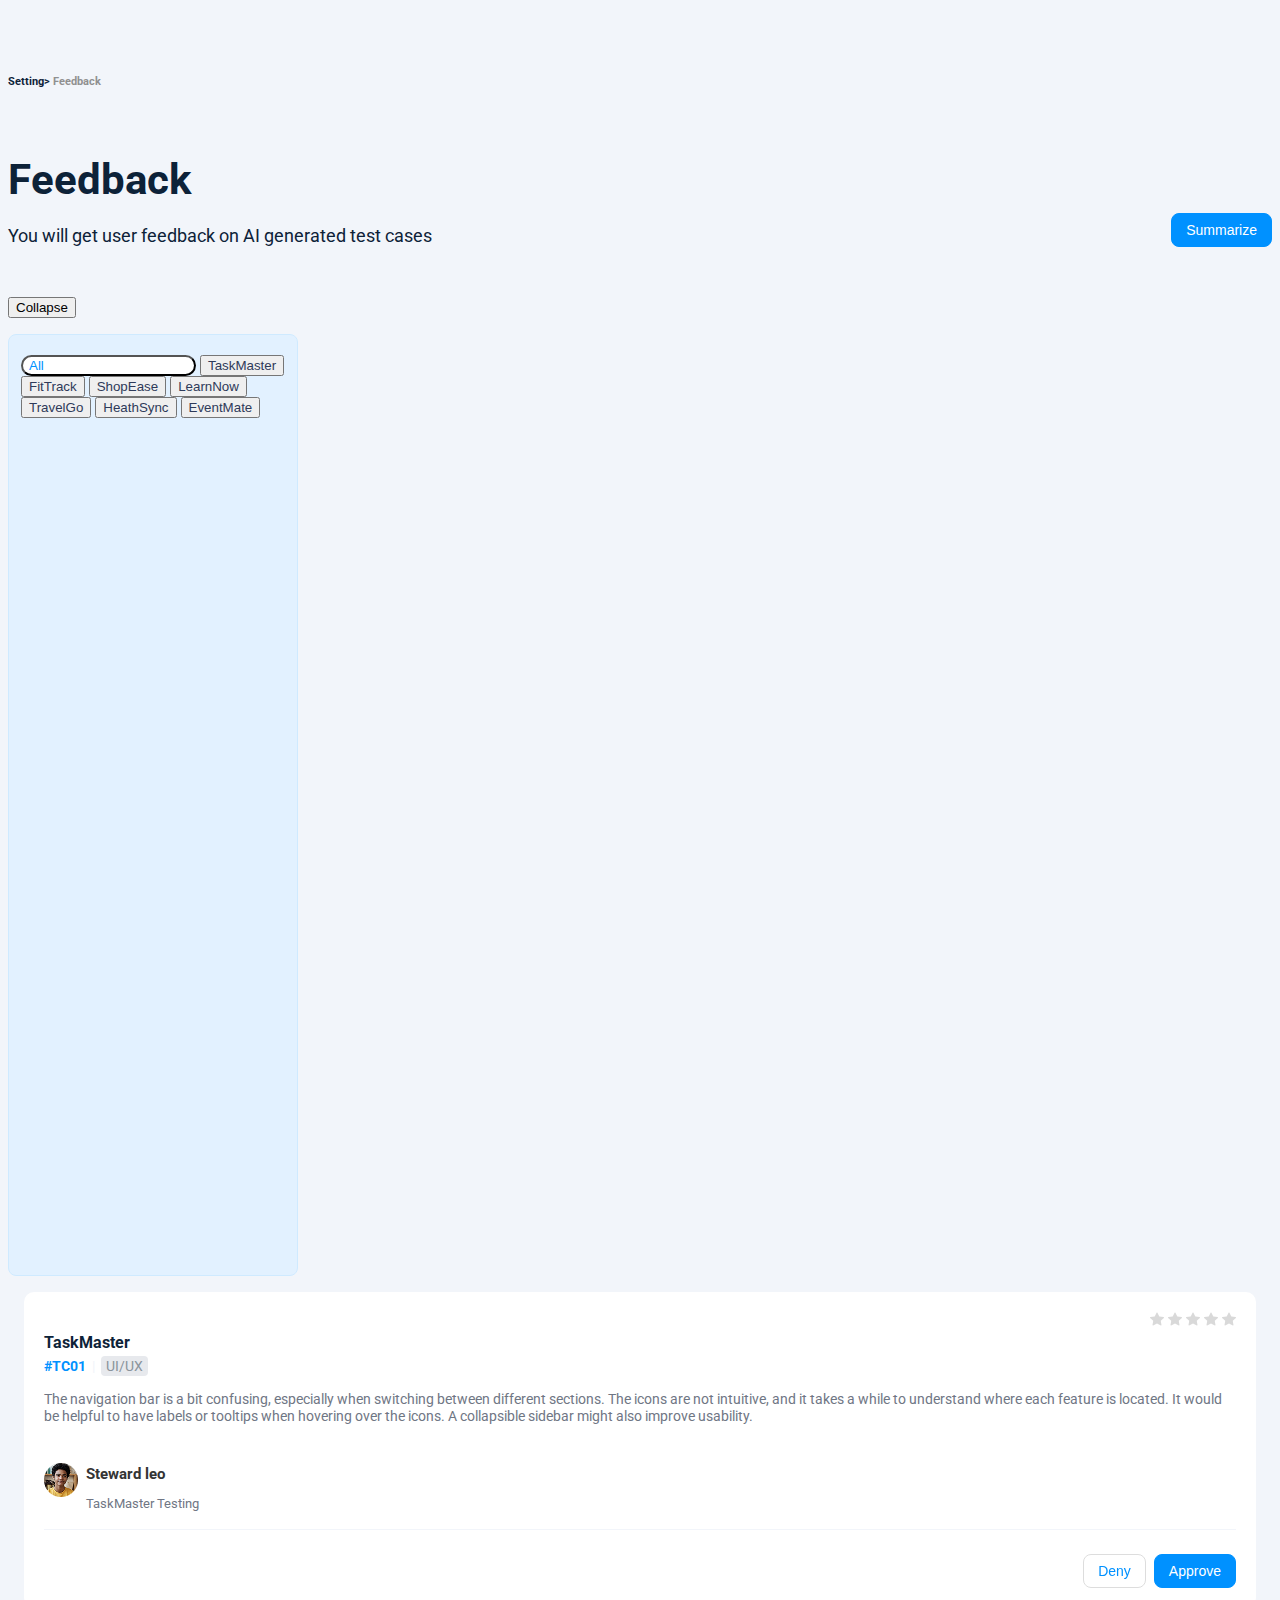
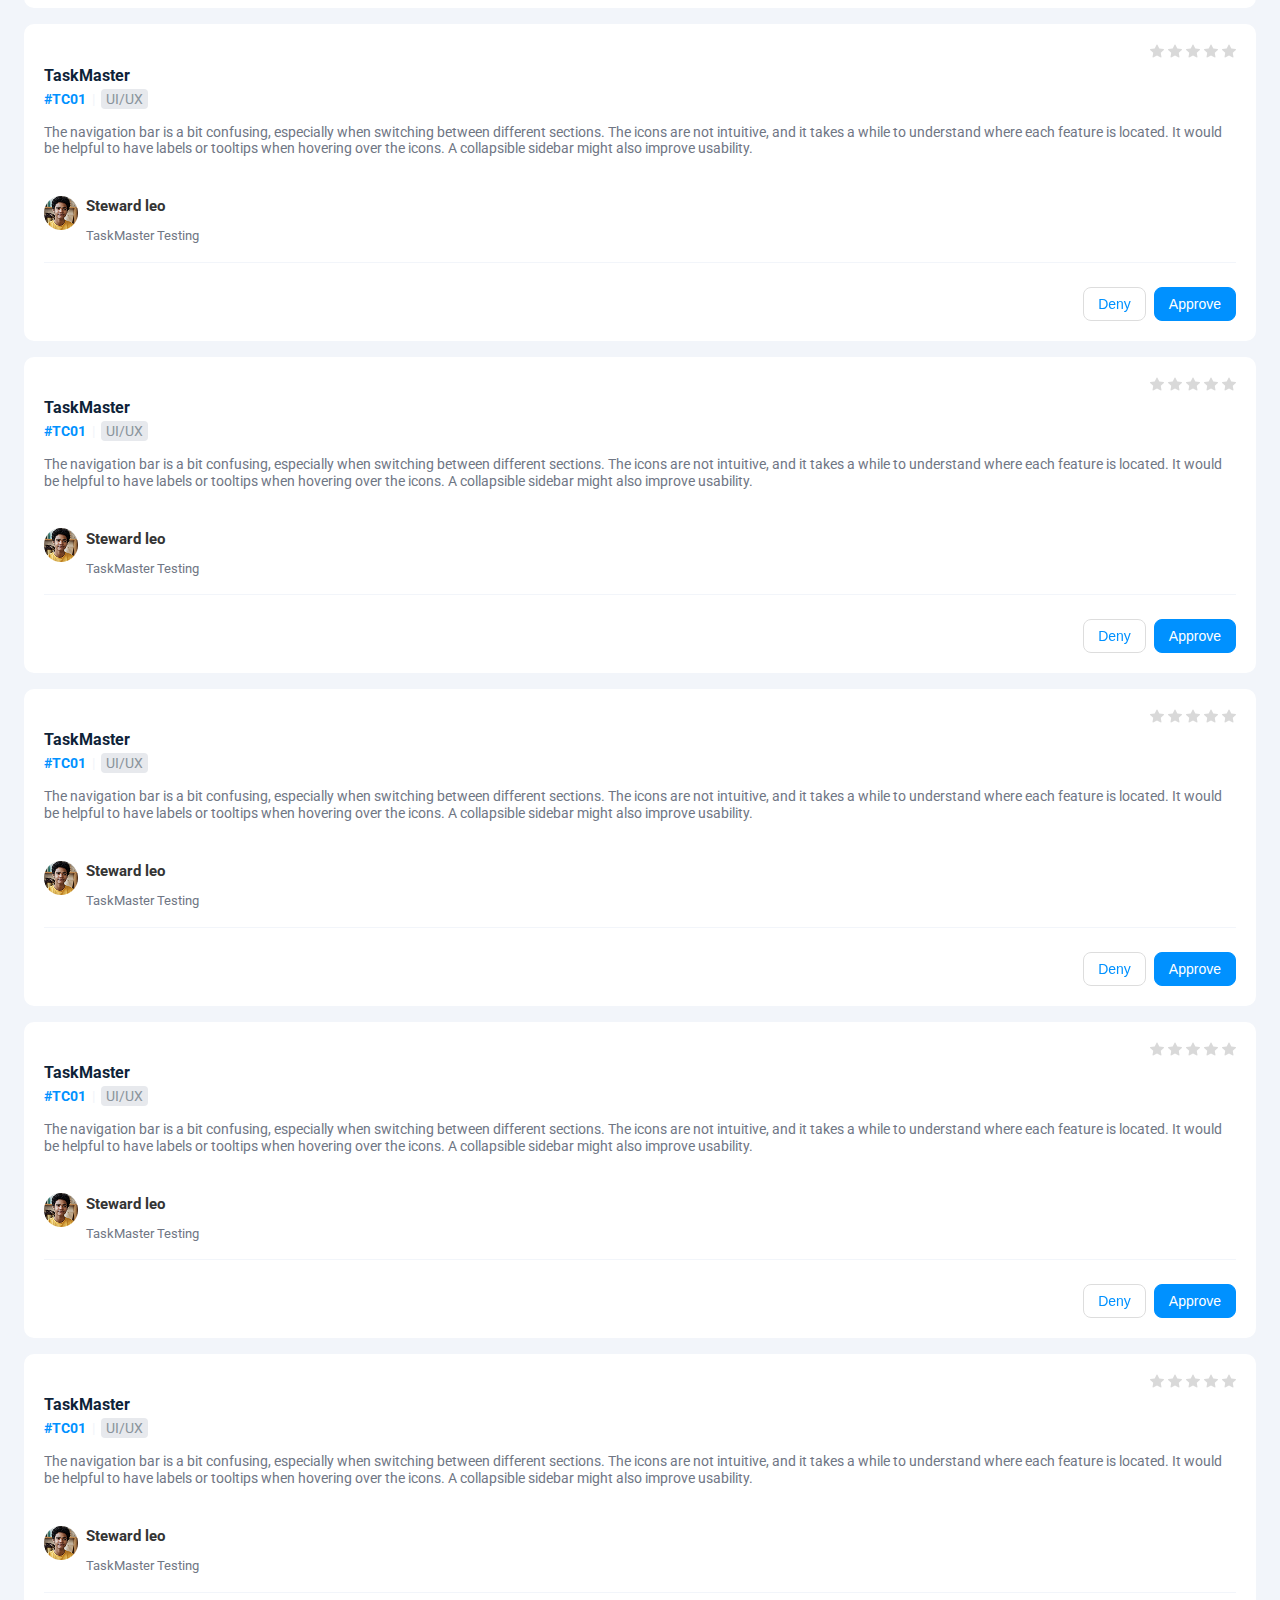
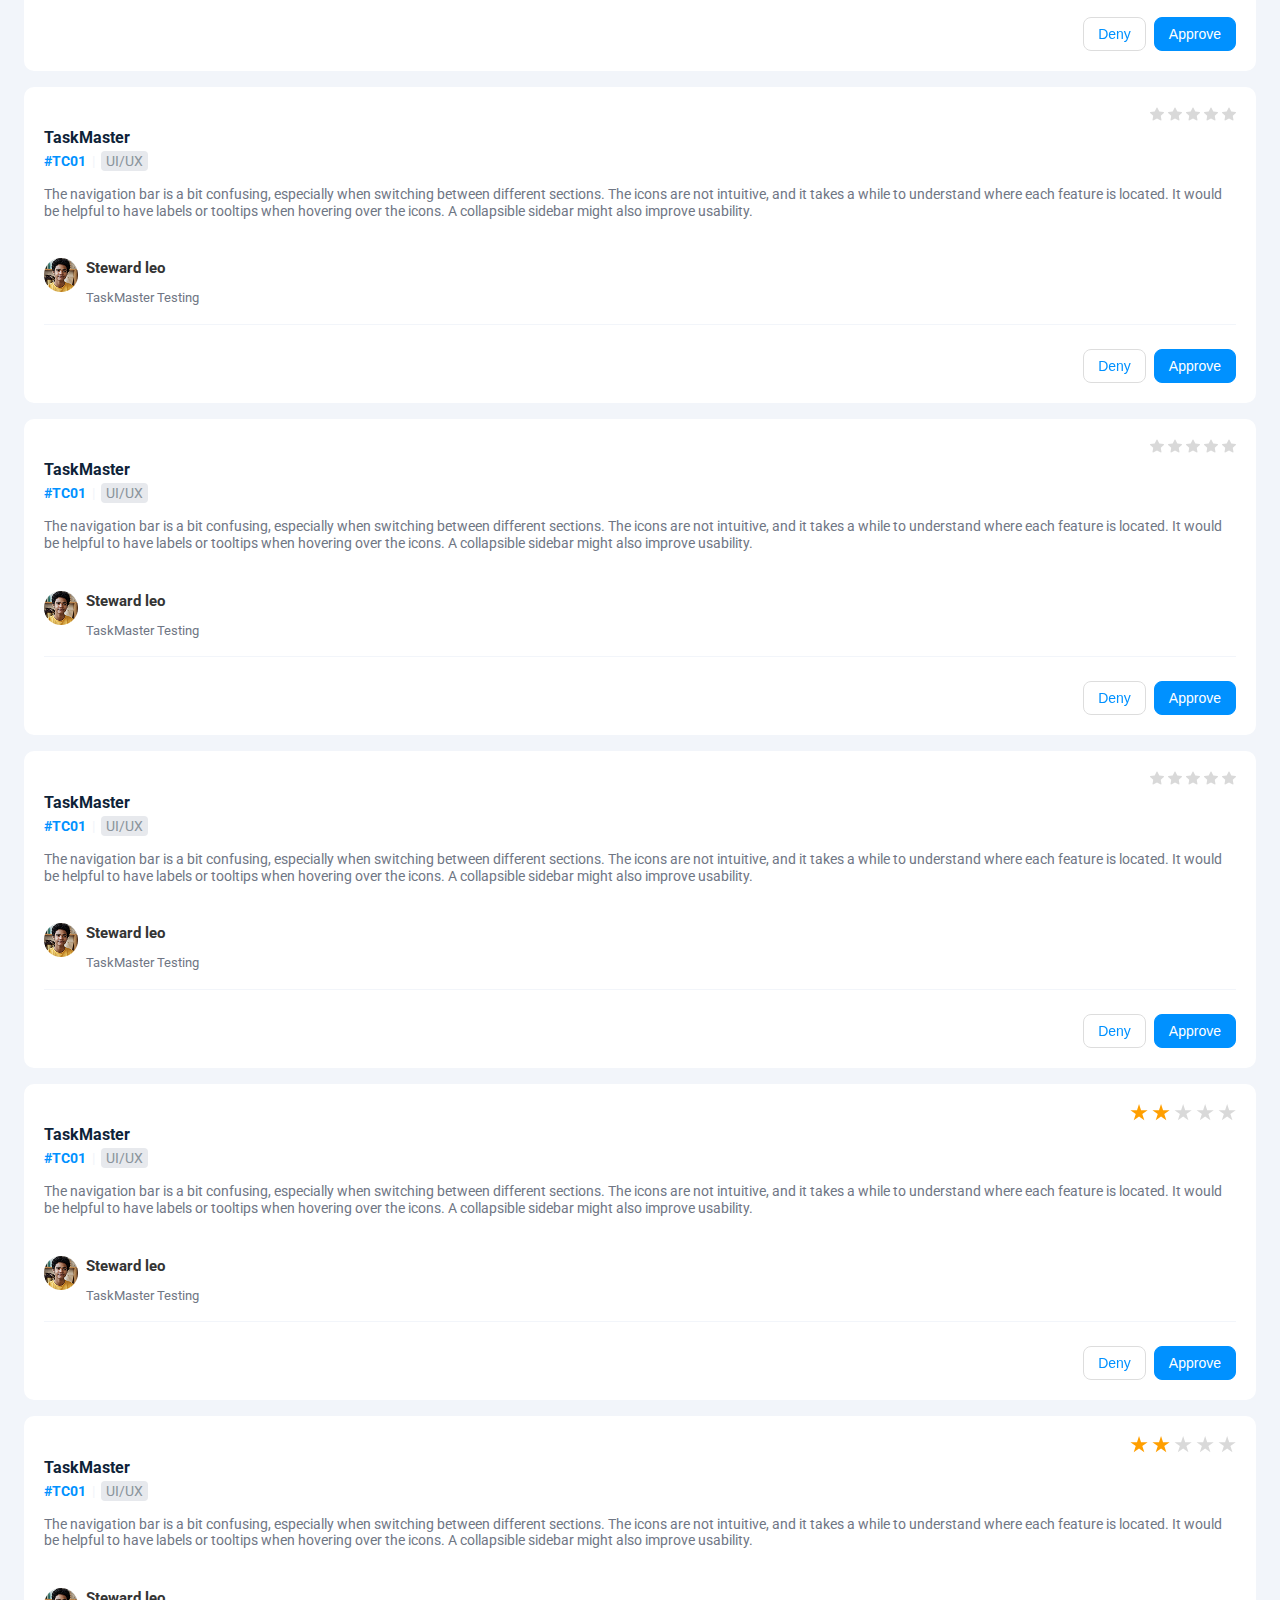
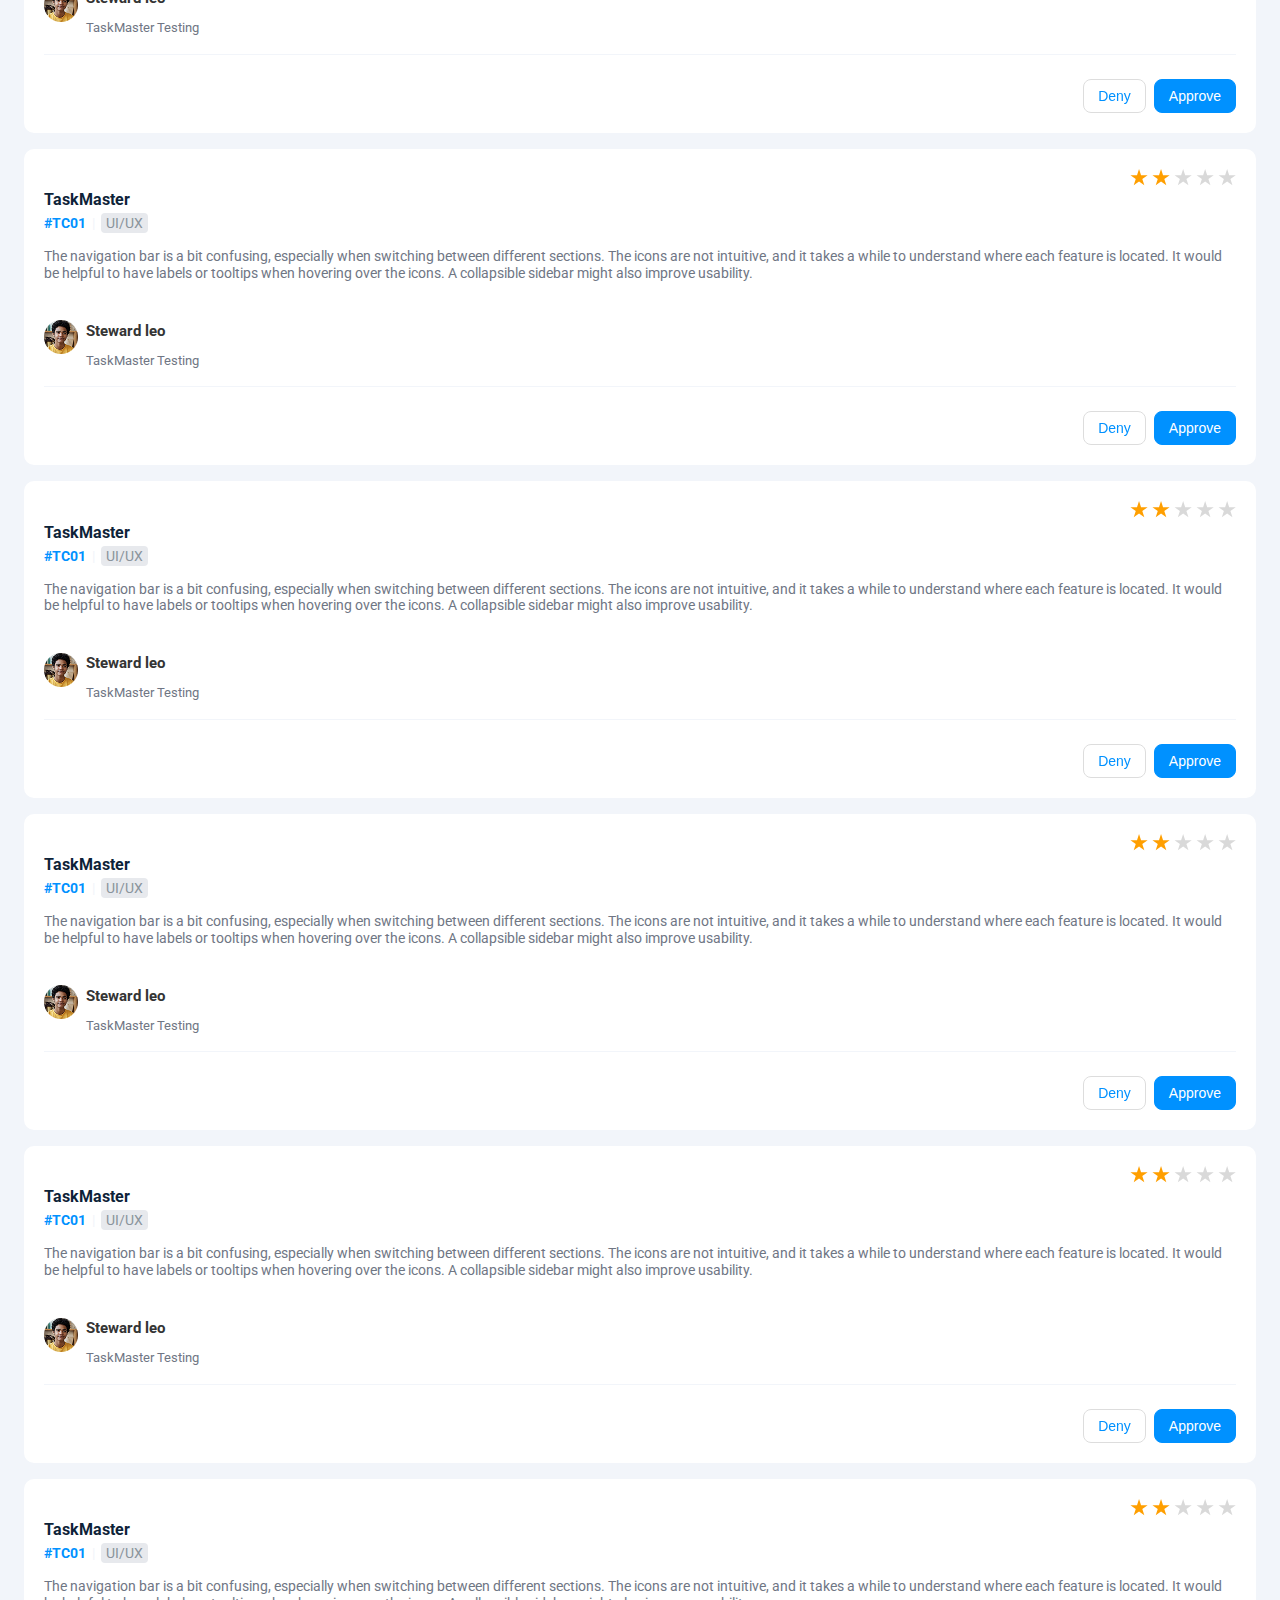
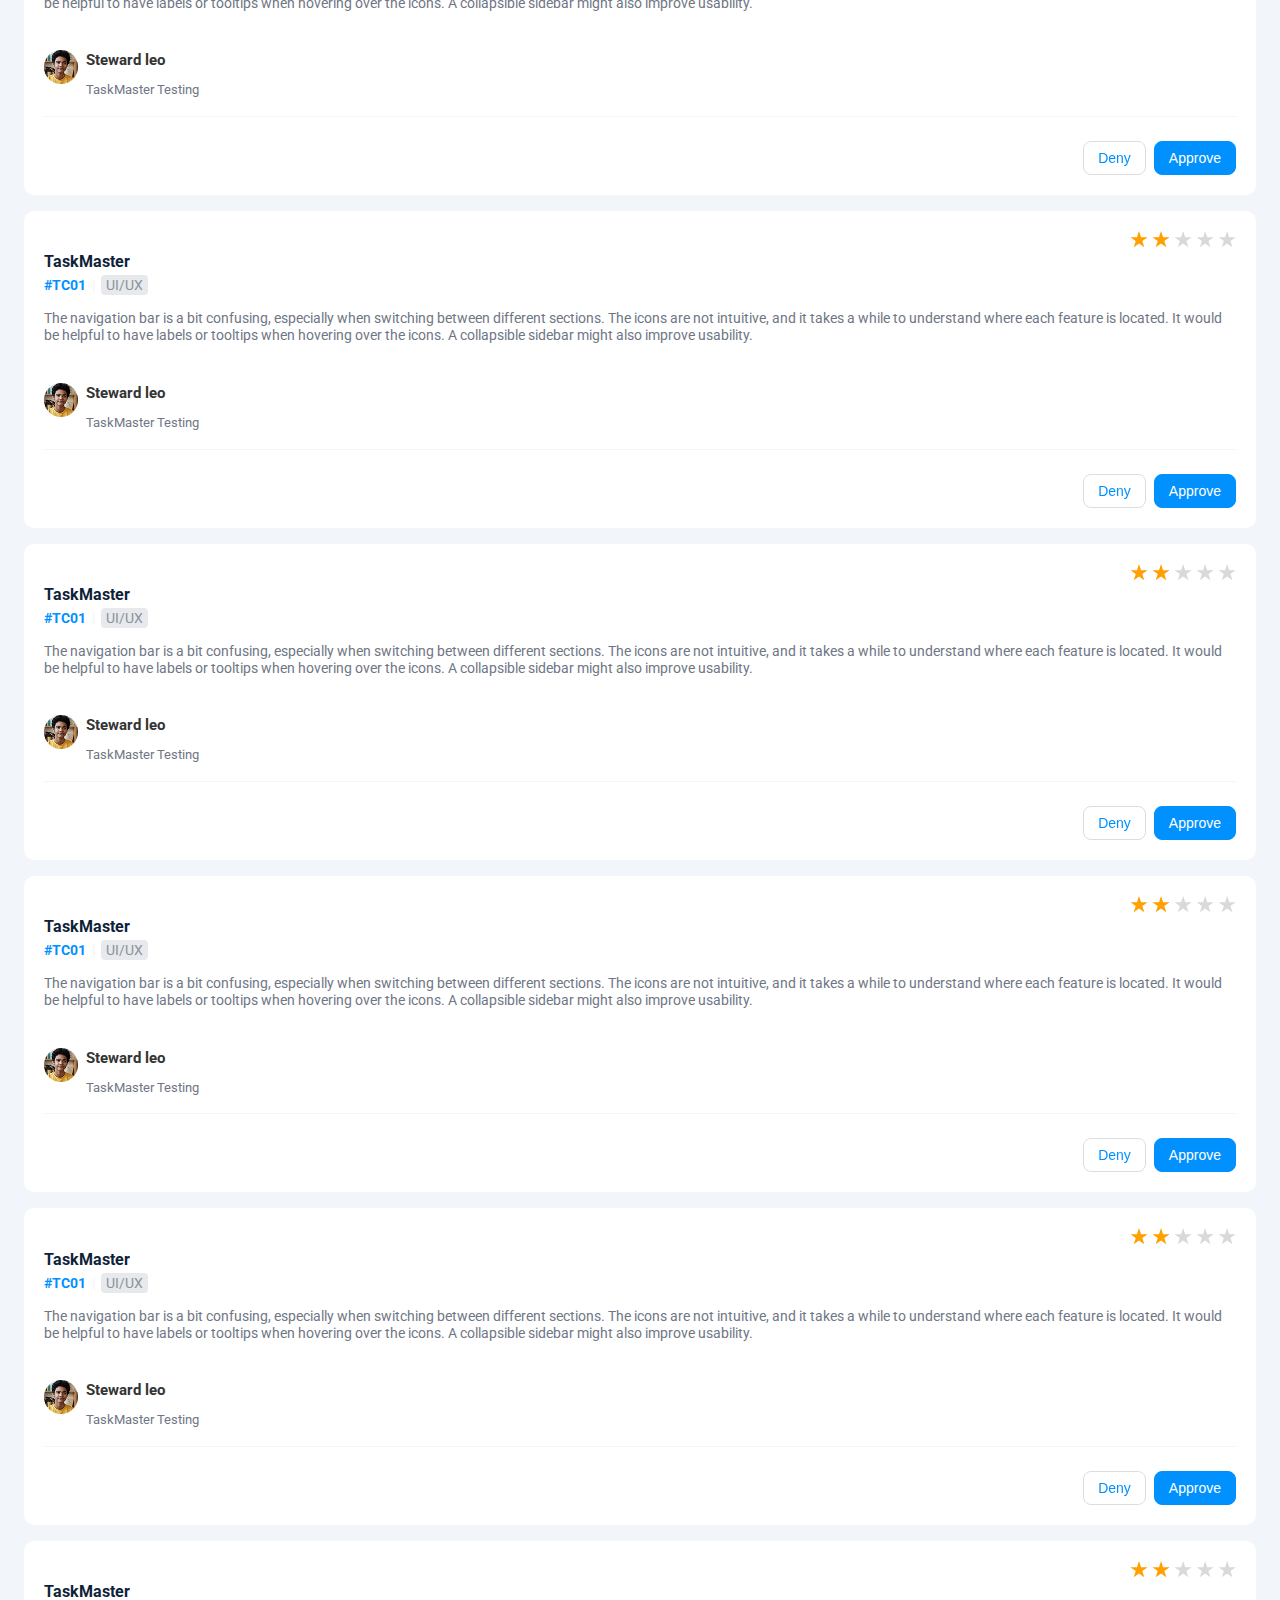
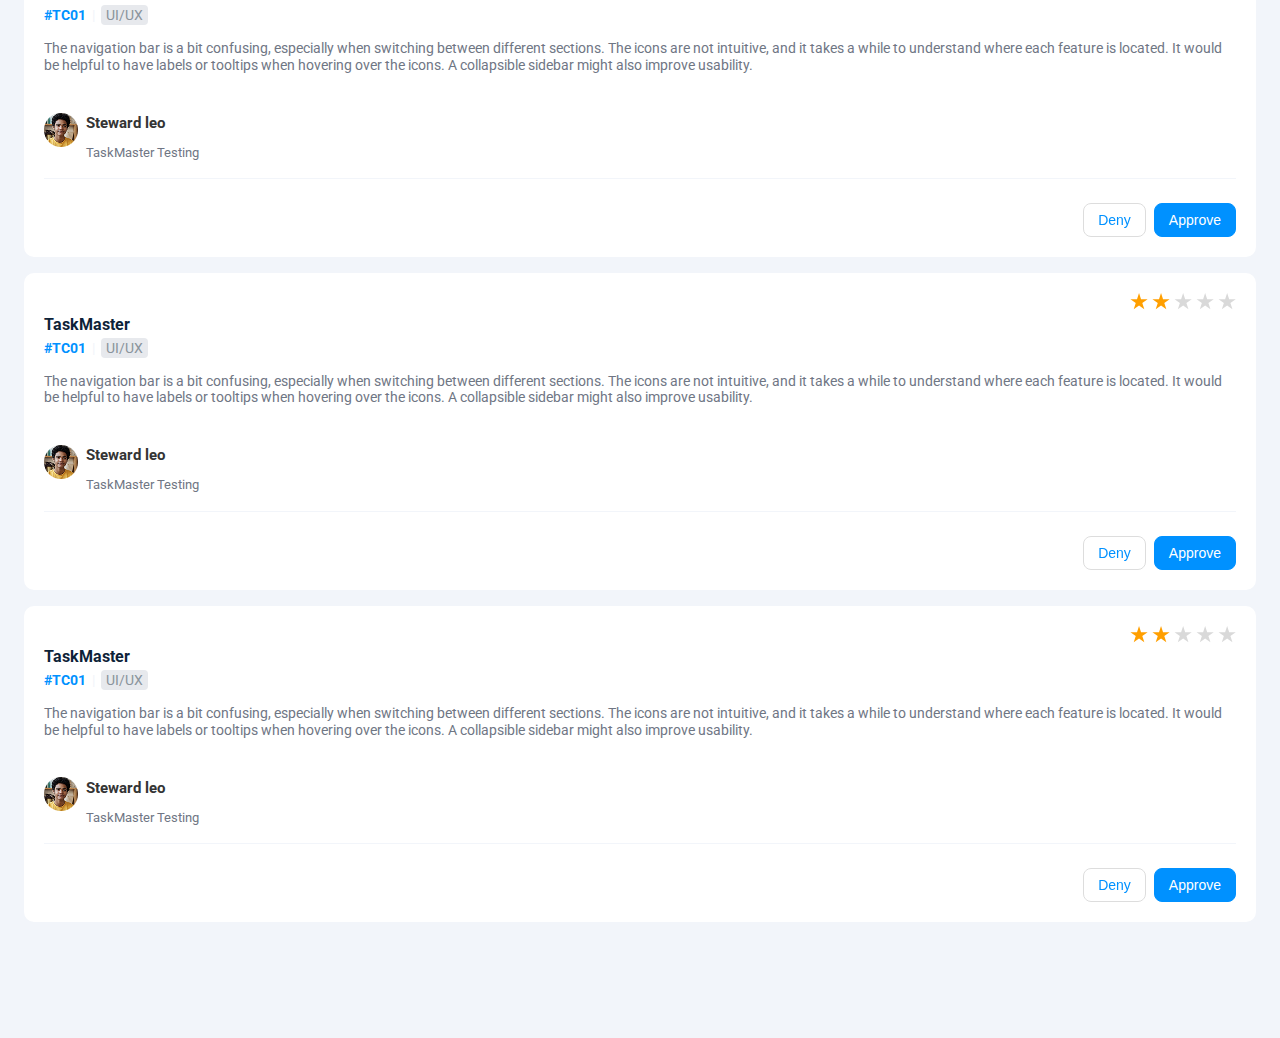
<file: yashwanth-task-2/index.html>
<!DOCTYPE html>
<html lang="en">
  <head>
    <meta charset="utf-8" />
    <meta name="viewport" content="width=device-width, initial-scale=1" />
    <title>Task 2- Yashwanth</title>
    <link href="./assets/css/style.css" rel="stylesheet" />
    <link rel="preconnect" href="https://fonts.googleapis.com" />
    <link rel="preconnect" href="https://fonts.gstatic.com" crossorigin />
    <link
      href="https://fonts.googleapis.com/css2?family=Roboto:ital,wght@0,100..900;1,100..900&display=swap"
      rel="stylesheet"
    />
    <link
      href="https://cdn.jsdelivr.net/npm/bootstrap@5.3.7/dist/css/bootstrap.min.css"
      rel="stylesheet"
      integrity="sha384-LN+7fdVzj6u52u30Kp6M/trliBMCMKTyK833zpbD+pXdCLuTusPj697FH4R/5mcr"
      crossorigin="anonymous"
    />
  </head>

  <body>
    <section class="feedback-sec">
      <div class="container">
        <div class="feedback-sec-label">
          <h6>Setting> <span class="fade-txt">Feedback</span></h6>
        </div>
        <div class="heading-wrap">
          <div class="feedback-sec-heading">
            <h2>Feedback</h2>
            <p>You will get user feedback on AI generated test cases</p>
          </div>
          <div class="btn-001">
            <div class="summarized-box">
              <a href=""><span>x</span></a>
              <p>
                Lorem ipsum dolor, sit amet consectetur adipisicing elit.
                Assumenda vitae, quae sint cumque perspiciatis explicabo
                temporibus.
              </p>
            </div>
            <button type="button" class="filled-primary">Summarize</button>
          </div>
        </div>
        <div class="tab-wrap">
          <!-- Toggle Button -->
          <button
            id="toggle-tab-direction"
            class="btn btn-outline-primary mb-3"
          >
            Collapse
          </button>
          <div id="tab-container" class="d-flex flex-row gap-2">
            <div
              class="nav flex-column nav-pills me-3"
              id="v-pills-tab"
              role="tablist"
              aria-orientation="vertical"
            >
              <button
                class="nav-link active"
                id="v-pills-home-tab"
                data-bs-toggle="pill"
                data-bs-target="#v-pills-home"
                type="button"
                role="tab"
                aria-controls="v-pills-home"
                aria-selected="true"
              >
                All
              </button>
              <button
                class="nav-link"
                id="v-pills-profile-tab"
                data-bs-toggle="pill"
                data-bs-target="#v-pills-profile"
                type="button"
                role="tab"
                aria-controls="v-pills-profile"
                aria-selected="false"
              >
                TaskMaster
              </button>
              <button
                class="nav-link"
                id="v-pills-messages-tab"
                data-bs-toggle="pill"
                data-bs-target="#v-pills-messages"
                type="button"
                role="tab"
                aria-controls="v-pills-messages"
                aria-selected="false"
              >
                FitTrack
              </button>
              <button
                class="nav-link"
                id="v-pills-settings-tab"
                data-bs-toggle="pill"
                data-bs-target="#v-pills-settings"
                type="button"
                role="tab"
                aria-controls="v-pills-settings"
                aria-selected="false"
              >
                ShopEase
              </button>
              <button
                class="nav-link"
                id="v-pills-learn-tab"
                data-bs-toggle="pill"
                data-bs-target="#v-pills-learn"
                type="button"
                role="tab"
                aria-controls="v-pills-learn"
                aria-selected="false"
              >
                LearnNow
              </button>
              <button
                class="nav-link"
                id="v-pills-travel-tab"
                data-bs-toggle="pill"
                data-bs-target="#v-pills-travel"
                type="button"
                role="tab"
                aria-controls="v-pills-travel"
                aria-selected="false"
              >
                TravelGo
              </button>
              <button
                class="nav-link"
                id="v-pills-heath-tab"
                data-bs-toggle="pill"
                data-bs-target="#v-pills-heath"
                type="button"
                role="tab"
                aria-controls="v-pills-heath"
                aria-selected="false"
              >
                HeathSync
              </button>
              <button
                class="nav-link"
                id="v-pills-event-tab"
                data-bs-toggle="pill"
                data-bs-target="#v-pills-event"
                type="button"
                role="tab"
                aria-controls="v-pills-event"
                aria-selected="false"
              >
                EventMate
              </button>
            </div>
            <div class="tab-content" id="v-pills-tabContent">
              <div
                class="tab-pane fade show active"
                id="v-pills-home"
                role="tabpanel"
                aria-labelledby="v-pills-home-tab"
              >
                <div class="row">
                  <div class="col-12 col-sm-6 col-md-6 col-lg-4">
                    <div class="tab-card">
                      <div class="card-top">
                        <div class="card-heading">
                          <h4>TaskMaster</h4>
                          <div class="card-tags">
                            <span class="b-color">#TC01</span>
                            <span class="tag-bar">|</span>
                            <span class="fade-tag">UI/UX</span>
                          </div>
                        </div>

                        <div class="card-stars">
                          <!-- Repeat stars with data-index -->
                          <svg
                            class="star"
                            data-index="1"
                            xmlns="http://www.w3.org/2000/svg"
                            width="14"
                            height="14"
                            fill="#d9d9d9"
                            viewBox="0 0 16 16"
                          >
                            <path
                              d="M3.612 15.443c-.386.198-.824-.149-.746-.592l.83-4.73L.173 6.765c-.329-.314-.158-.888.283-.95l4.898-.696L7.538.792c.197-.39.73-.39.927 0l2.184 4.327 4.898.696c.441.062.612.636.282.95l-3.522 3.356.83 4.73c.078.443-.36.79-.746.592L8 13.187l-4.389 2.256z"
                            />
                          </svg>
                          <svg
                            class="star"
                            data-index="2"
                            xmlns="http://www.w3.org/2000/svg"
                            width="14"
                            height="14"
                            fill="#d9d9d9"
                            viewBox="0 0 16 16"
                          >
                            <path
                              d="M3.612 15.443c-.386.198-.824-.149-.746-.592l.83-4.73L.173 6.765c-.329-.314-.158-.888.283-.95l4.898-.696L7.538.792c.197-.39.73-.39.927 0l2.184 4.327 4.898.696c.441.062.612.636.282.95l-3.522 3.356.83 4.73c.078.443-.36.79-.746.592L8 13.187l-4.389 2.256z"
                            />
                          </svg>
                          <svg
                            class="star"
                            data-index="3"
                            xmlns="http://www.w3.org/2000/svg"
                            width="14"
                            height="14"
                            fill="#d9d9d9"
                            viewBox="0 0 16 16"
                          >
                            <path
                              d="M3.612 15.443c-.386.198-.824-.149-.746-.592l.83-4.73L.173 6.765c-.329-.314-.158-.888.283-.95l4.898-.696L7.538.792c.197-.39.73-.39.927 0l2.184 4.327 4.898.696c.441.062.612.636.282.95l-3.522 3.356.83 4.73c.078.443-.36.79-.746.592L8 13.187l-4.389 2.256z"
                            />
                          </svg>
                          <svg
                            class="star"
                            data-index="4"
                            xmlns="http://www.w3.org/2000/svg"
                            width="14"
                            height="14"
                            fill="#d9d9d9"
                            viewBox="0 0 16 16"
                          >
                            <path
                              d="M3.612 15.443c-.386.198-.824-.149-.746-.592l.83-4.73L.173 6.765c-.329-.314-.158-.888.283-.95l4.898-.696L7.538.792c.197-.39.73-.39.927 0l2.184 4.327 4.898.696c.441.062.612.636.282.95l-3.522 3.356.83 4.73c.078.443-.36.79-.746.592L8 13.187l-4.389 2.256z"
                            />
                          </svg>
                          <svg
                            class="star"
                            data-index="5"
                            xmlns="http://www.w3.org/2000/svg"
                            width="14"
                            height="14"
                            fill="#d9d9d9"
                            viewBox="0 0 16 16"
                          >
                            <path
                              d="M3.612 15.443c-.386.198-.824-.149-.746-.592l.83-4.73L.173 6.765c-.329-.314-.158-.888.283-.95l4.898-.696L7.538.792c.197-.39.73-.39.927 0l2.184 4.327 4.898.696c.441.062.612.636.282.95l-3.522 3.356.83 4.73c.078.443-.36.79-.746.592L8 13.187l-4.389 2.256z"
                            />
                          </svg>
                        </div>
                      </div>
                      <div class="card-middle">
                        <p>
                          The navigation bar is a bit confusing, especially when
                          switching between different sections. The icons are
                          not intuitive, and it takes a while to understand
                          where each feature is located. It would be helpful to
                          have labels or tooltips when hovering over the icons.
                          A collapsible sidebar might also improve usability.
                        </p>
                      </div>
                      <div class="card-bottom">
                        <div class="author">
                          <img src="./assets/img/user.png" alt="" />
                          <div class="author-details">
                            <h3>Steward leo</h3>
                            <p>TaskMaster Testing</p>
                          </div>
                        </div>
                      </div>
                      <div class="divider"></div>
                      <div class="btn-wrap">
                        <div class="deny-wrap">
                          <button
                            id="deny-p"
                            type="button"
                            class="outline-primary deny-p"
                          >
                            Deny
                          </button>
                          <button id="deny-g" class="deny-btn deny-g">
                            <img
                              src="./assets/img/Group 1000005657 (1).svg"
                              alt=""
                              style="
                                width: 14px;
                                height: 14px;
                                margin-right: 4px;
                              "
                            />Deny
                          </button>
                        </div>
                        <div class="approved-wrap">
                          <button
                            id="approved-p"
                            type="button"
                            class="filled-primary approved-p"
                          >
                            Approve
                          </button>
                          <button
                            id="approved-g"
                            class="approved-btn approved-g"
                          >
                            <img
                              src="./assets/img/Group 1000005657.svg"
                              alt=""
                              style="
                                width: 14px;
                                height: 14px;
                                margin-right: 4px;
                              "
                            />Approved
                          </button>
                        </div>
                      </div>
                    </div>
                  </div>
                  <div class="col-12 col-sm-6 col-md-6 col-lg-4">
                    <div class="tab-card">
                      <div class="card-top">
                        <div class="card-heading">
                          <h4>TaskMaster</h4>
                          <div class="card-tags">
                            <span class="b-color">#TC01</span>
                            <span class="tag-bar">|</span>
                            <span class="fade-tag">UI/UX</span>
                          </div>
                        </div>

                        <div class="card-stars">
                          <!-- Repeat stars with data-index -->
                          <svg
                            class="star"
                            data-index="1"
                            xmlns="http://www.w3.org/2000/svg"
                            width="14"
                            height="14"
                            fill="#d9d9d9"
                            viewBox="0 0 16 16"
                          >
                            <path
                              d="M3.612 15.443c-.386.198-.824-.149-.746-.592l.83-4.73L.173 6.765c-.329-.314-.158-.888.283-.95l4.898-.696L7.538.792c.197-.39.73-.39.927 0l2.184 4.327 4.898.696c.441.062.612.636.282.95l-3.522 3.356.83 4.73c.078.443-.36.79-.746.592L8 13.187l-4.389 2.256z"
                            />
                          </svg>
                          <svg
                            class="star"
                            data-index="2"
                            xmlns="http://www.w3.org/2000/svg"
                            width="14"
                            height="14"
                            fill="#d9d9d9"
                            viewBox="0 0 16 16"
                          >
                            <path
                              d="M3.612 15.443c-.386.198-.824-.149-.746-.592l.83-4.73L.173 6.765c-.329-.314-.158-.888.283-.95l4.898-.696L7.538.792c.197-.39.73-.39.927 0l2.184 4.327 4.898.696c.441.062.612.636.282.95l-3.522 3.356.83 4.73c.078.443-.36.79-.746.592L8 13.187l-4.389 2.256z"
                            />
                          </svg>
                          <svg
                            class="star"
                            data-index="3"
                            xmlns="http://www.w3.org/2000/svg"
                            width="14"
                            height="14"
                            fill="#d9d9d9"
                            viewBox="0 0 16 16"
                          >
                            <path
                              d="M3.612 15.443c-.386.198-.824-.149-.746-.592l.83-4.73L.173 6.765c-.329-.314-.158-.888.283-.95l4.898-.696L7.538.792c.197-.39.73-.39.927 0l2.184 4.327 4.898.696c.441.062.612.636.282.95l-3.522 3.356.83 4.73c.078.443-.36.79-.746.592L8 13.187l-4.389 2.256z"
                            />
                          </svg>
                          <svg
                            class="star"
                            data-index="4"
                            xmlns="http://www.w3.org/2000/svg"
                            width="14"
                            height="14"
                            fill="#d9d9d9"
                            viewBox="0 0 16 16"
                          >
                            <path
                              d="M3.612 15.443c-.386.198-.824-.149-.746-.592l.83-4.73L.173 6.765c-.329-.314-.158-.888.283-.95l4.898-.696L7.538.792c.197-.39.73-.39.927 0l2.184 4.327 4.898.696c.441.062.612.636.282.95l-3.522 3.356.83 4.73c.078.443-.36.79-.746.592L8 13.187l-4.389 2.256z"
                            />
                          </svg>
                          <svg
                            class="star"
                            data-index="5"
                            xmlns="http://www.w3.org/2000/svg"
                            width="14"
                            height="14"
                            fill="#d9d9d9"
                            viewBox="0 0 16 16"
                          >
                            <path
                              d="M3.612 15.443c-.386.198-.824-.149-.746-.592l.83-4.73L.173 6.765c-.329-.314-.158-.888.283-.95l4.898-.696L7.538.792c.197-.39.73-.39.927 0l2.184 4.327 4.898.696c.441.062.612.636.282.95l-3.522 3.356.83 4.73c.078.443-.36.79-.746.592L8 13.187l-4.389 2.256z"
                            />
                          </svg>
                        </div>
                      </div>
                      <div class="card-middle">
                        <p>
                          The navigation bar is a bit confusing, especially when
                          switching between different sections. The icons are
                          not intuitive, and it takes a while to understand
                          where each feature is located. It would be helpful to
                          have labels or tooltips when hovering over the icons.
                          A collapsible sidebar might also improve usability.
                        </p>
                      </div>
                      <div class="card-bottom">
                        <div class="author">
                          <img src="./assets/img/user.png" alt="" />
                          <div class="author-details">
                            <h3>Steward leo</h3>
                            <p>TaskMaster Testing</p>
                          </div>
                        </div>
                      </div>
                      <div class="divider"></div>
                      <div class="btn-wrap">
                        <div class="deny-wrap">
                          <button
                            id="deny-p"
                            type="button"
                            class="outline-primary deny-p"
                          >
                            Deny
                          </button>
                          <button id="deny-g" class="deny-btn deny-g">
                            <img
                              src="./assets/img/Group 1000005657 (1).svg"
                              alt=""
                              style="
                                width: 14px;
                                height: 14px;
                                margin-right: 4px;
                              "
                            />Deny
                          </button>
                        </div>
                        <div class="approved-wrap">
                          <button
                            id="approved-p"
                            type="button"
                            class="filled-primary approved-p"
                          >
                            Approve
                          </button>
                          <button
                            id="approved-g"
                            class="approved-btn approved-g"
                          >
                            <img
                              src="./assets/img/Group 1000005657.svg"
                              alt=""
                              style="
                                width: 14px;
                                height: 14px;
                                margin-right: 4px;
                              "
                            />Approved
                          </button>
                        </div>
                      </div>
                    </div>
                  </div>
                  <div class="col-12 col-sm-6 col-md-6 col-lg-4">
                    <div class="tab-card">
                      <div class="card-top">
                        <div class="card-heading">
                          <h4>TaskMaster</h4>
                          <div class="card-tags">
                            <span class="b-color">#TC01</span>
                            <span class="tag-bar">|</span>
                            <span class="fade-tag">UI/UX</span>
                          </div>
                        </div>

                        <div class="card-stars">
                          <!-- Repeat stars with data-index -->
                          <svg
                            class="star"
                            data-index="1"
                            xmlns="http://www.w3.org/2000/svg"
                            width="14"
                            height="14"
                            fill="#d9d9d9"
                            viewBox="0 0 16 16"
                          >
                            <path
                              d="M3.612 15.443c-.386.198-.824-.149-.746-.592l.83-4.73L.173 6.765c-.329-.314-.158-.888.283-.95l4.898-.696L7.538.792c.197-.39.73-.39.927 0l2.184 4.327 4.898.696c.441.062.612.636.282.95l-3.522 3.356.83 4.73c.078.443-.36.79-.746.592L8 13.187l-4.389 2.256z"
                            />
                          </svg>
                          <svg
                            class="star"
                            data-index="2"
                            xmlns="http://www.w3.org/2000/svg"
                            width="14"
                            height="14"
                            fill="#d9d9d9"
                            viewBox="0 0 16 16"
                          >
                            <path
                              d="M3.612 15.443c-.386.198-.824-.149-.746-.592l.83-4.73L.173 6.765c-.329-.314-.158-.888.283-.95l4.898-.696L7.538.792c.197-.39.73-.39.927 0l2.184 4.327 4.898.696c.441.062.612.636.282.95l-3.522 3.356.83 4.73c.078.443-.36.79-.746.592L8 13.187l-4.389 2.256z"
                            />
                          </svg>
                          <svg
                            class="star"
                            data-index="3"
                            xmlns="http://www.w3.org/2000/svg"
                            width="14"
                            height="14"
                            fill="#d9d9d9"
                            viewBox="0 0 16 16"
                          >
                            <path
                              d="M3.612 15.443c-.386.198-.824-.149-.746-.592l.83-4.73L.173 6.765c-.329-.314-.158-.888.283-.95l4.898-.696L7.538.792c.197-.39.73-.39.927 0l2.184 4.327 4.898.696c.441.062.612.636.282.95l-3.522 3.356.83 4.73c.078.443-.36.79-.746.592L8 13.187l-4.389 2.256z"
                            />
                          </svg>
                          <svg
                            class="star"
                            data-index="4"
                            xmlns="http://www.w3.org/2000/svg"
                            width="14"
                            height="14"
                            fill="#d9d9d9"
                            viewBox="0 0 16 16"
                          >
                            <path
                              d="M3.612 15.443c-.386.198-.824-.149-.746-.592l.83-4.73L.173 6.765c-.329-.314-.158-.888.283-.95l4.898-.696L7.538.792c.197-.39.73-.39.927 0l2.184 4.327 4.898.696c.441.062.612.636.282.95l-3.522 3.356.83 4.73c.078.443-.36.79-.746.592L8 13.187l-4.389 2.256z"
                            />
                          </svg>
                          <svg
                            class="star"
                            data-index="5"
                            xmlns="http://www.w3.org/2000/svg"
                            width="14"
                            height="14"
                            fill="#d9d9d9"
                            viewBox="0 0 16 16"
                          >
                            <path
                              d="M3.612 15.443c-.386.198-.824-.149-.746-.592l.83-4.73L.173 6.765c-.329-.314-.158-.888.283-.95l4.898-.696L7.538.792c.197-.39.73-.39.927 0l2.184 4.327 4.898.696c.441.062.612.636.282.95l-3.522 3.356.83 4.73c.078.443-.36.79-.746.592L8 13.187l-4.389 2.256z"
                            />
                          </svg>
                        </div>
                      </div>
                      <div class="card-middle">
                        <p>
                          The navigation bar is a bit confusing, especially when
                          switching between different sections. The icons are
                          not intuitive, and it takes a while to understand
                          where each feature is located. It would be helpful to
                          have labels or tooltips when hovering over the icons.
                          A collapsible sidebar might also improve usability.
                        </p>
                      </div>
                      <div class="card-bottom">
                        <div class="author">
                          <img src="./assets/img/user.png" alt="" />
                          <div class="author-details">
                            <h3>Steward leo</h3>
                            <p>TaskMaster Testing</p>
                          </div>
                        </div>
                      </div>
                      <div class="divider"></div>
                      <div class="btn-wrap">
                        <div class="deny-wrap">
                          <button
                            id="deny-p"
                            type="button"
                            class="outline-primary deny-p"
                          >
                            Deny
                          </button>
                          <button id="deny-g" class="deny-btn deny-g">
                            <img
                              src="./assets/img/Group 1000005657 (1).svg"
                              alt=""
                              style="
                                width: 14px;
                                height: 14px;
                                margin-right: 4px;
                              "
                            />Deny
                          </button>
                        </div>
                        <div class="approved-wrap">
                          <button
                            id="approved-p"
                            type="button"
                            class="filled-primary approved-p"
                          >
                            Approve
                          </button>
                          <button
                            id="approved-g"
                            class="approved-btn approved-g"
                          >
                            <img
                              src="./assets/img/Group 1000005657.svg"
                              alt=""
                              style="
                                width: 14px;
                                height: 14px;
                                margin-right: 4px;
                              "
                            />Approved
                          </button>
                        </div>
                      </div>
                    </div>
                  </div>
                  <div class="col-12 col-sm-6 col-md-6 col-lg-4">
                    <div class="tab-card">
                      <div class="card-top">
                        <div class="card-heading">
                          <h4>TaskMaster</h4>
                          <div class="card-tags">
                            <span class="b-color">#TC01</span>
                            <span class="tag-bar">|</span>
                            <span class="fade-tag">UI/UX</span>
                          </div>
                        </div>

                        <div class="card-stars">
                          <!-- Repeat stars with data-index -->
                          <svg
                            class="star"
                            data-index="1"
                            xmlns="http://www.w3.org/2000/svg"
                            width="14"
                            height="14"
                            fill="#d9d9d9"
                            viewBox="0 0 16 16"
                          >
                            <path
                              d="M3.612 15.443c-.386.198-.824-.149-.746-.592l.83-4.73L.173 6.765c-.329-.314-.158-.888.283-.95l4.898-.696L7.538.792c.197-.39.73-.39.927 0l2.184 4.327 4.898.696c.441.062.612.636.282.95l-3.522 3.356.83 4.73c.078.443-.36.79-.746.592L8 13.187l-4.389 2.256z"
                            />
                          </svg>
                          <svg
                            class="star"
                            data-index="2"
                            xmlns="http://www.w3.org/2000/svg"
                            width="14"
                            height="14"
                            fill="#d9d9d9"
                            viewBox="0 0 16 16"
                          >
                            <path
                              d="M3.612 15.443c-.386.198-.824-.149-.746-.592l.83-4.73L.173 6.765c-.329-.314-.158-.888.283-.95l4.898-.696L7.538.792c.197-.39.73-.39.927 0l2.184 4.327 4.898.696c.441.062.612.636.282.95l-3.522 3.356.83 4.73c.078.443-.36.79-.746.592L8 13.187l-4.389 2.256z"
                            />
                          </svg>
                          <svg
                            class="star"
                            data-index="3"
                            xmlns="http://www.w3.org/2000/svg"
                            width="14"
                            height="14"
                            fill="#d9d9d9"
                            viewBox="0 0 16 16"
                          >
                            <path
                              d="M3.612 15.443c-.386.198-.824-.149-.746-.592l.83-4.73L.173 6.765c-.329-.314-.158-.888.283-.95l4.898-.696L7.538.792c.197-.39.73-.39.927 0l2.184 4.327 4.898.696c.441.062.612.636.282.95l-3.522 3.356.83 4.73c.078.443-.36.79-.746.592L8 13.187l-4.389 2.256z"
                            />
                          </svg>
                          <svg
                            class="star"
                            data-index="4"
                            xmlns="http://www.w3.org/2000/svg"
                            width="14"
                            height="14"
                            fill="#d9d9d9"
                            viewBox="0 0 16 16"
                          >
                            <path
                              d="M3.612 15.443c-.386.198-.824-.149-.746-.592l.83-4.73L.173 6.765c-.329-.314-.158-.888.283-.95l4.898-.696L7.538.792c.197-.39.73-.39.927 0l2.184 4.327 4.898.696c.441.062.612.636.282.95l-3.522 3.356.83 4.73c.078.443-.36.79-.746.592L8 13.187l-4.389 2.256z"
                            />
                          </svg>
                          <svg
                            class="star"
                            data-index="5"
                            xmlns="http://www.w3.org/2000/svg"
                            width="14"
                            height="14"
                            fill="#d9d9d9"
                            viewBox="0 0 16 16"
                          >
                            <path
                              d="M3.612 15.443c-.386.198-.824-.149-.746-.592l.83-4.73L.173 6.765c-.329-.314-.158-.888.283-.95l4.898-.696L7.538.792c.197-.39.73-.39.927 0l2.184 4.327 4.898.696c.441.062.612.636.282.95l-3.522 3.356.83 4.73c.078.443-.36.79-.746.592L8 13.187l-4.389 2.256z"
                            />
                          </svg>
                        </div>
                      </div>
                      <div class="card-middle">
                        <p>
                          The navigation bar is a bit confusing, especially when
                          switching between different sections. The icons are
                          not intuitive, and it takes a while to understand
                          where each feature is located. It would be helpful to
                          have labels or tooltips when hovering over the icons.
                          A collapsible sidebar might also improve usability.
                        </p>
                      </div>
                      <div class="card-bottom">
                        <div class="author">
                          <img src="./assets/img/user.png" alt="" />
                          <div class="author-details">
                            <h3>Steward leo</h3>
                            <p>TaskMaster Testing</p>
                          </div>
                        </div>
                      </div>
                      <div class="divider"></div>
                      <div class="btn-wrap">
                        <div class="deny-wrap">
                          <button
                            id="deny-p"
                            type="button"
                            class="outline-primary deny-p"
                          >
                            Deny
                          </button>
                          <button id="deny-g" class="deny-btn deny-g">
                            <img
                              src="./assets/img/Group 1000005657 (1).svg"
                              alt=""
                              style="
                                width: 14px;
                                height: 14px;
                                margin-right: 4px;
                              "
                            />Deny
                          </button>
                        </div>
                        <div class="approved-wrap">
                          <button
                            id="approved-p"
                            type="button"
                            class="filled-primary approved-p"
                          >
                            Approve
                          </button>
                          <button
                            id="approved-g"
                            class="approved-btn approved-g"
                          >
                            <img
                              src="./assets/img/Group 1000005657.svg"
                              alt=""
                              style="
                                width: 14px;
                                height: 14px;
                                margin-right: 4px;
                              "
                            />Approved
                          </button>
                        </div>
                      </div>
                    </div>
                  </div>
                  <div class="col-12 col-sm-6 col-md-6 col-lg-4">
                    <div class="tab-card">
                      <div class="card-top">
                        <div class="card-heading">
                          <h4>TaskMaster</h4>
                          <div class="card-tags">
                            <span class="b-color">#TC01</span>
                            <span class="tag-bar">|</span>
                            <span class="fade-tag">UI/UX</span>
                          </div>
                        </div>

                        <div class="card-stars">
                          <!-- Repeat stars with data-index -->
                          <svg
                            class="star"
                            data-index="1"
                            xmlns="http://www.w3.org/2000/svg"
                            width="14"
                            height="14"
                            fill="#d9d9d9"
                            viewBox="0 0 16 16"
                          >
                            <path
                              d="M3.612 15.443c-.386.198-.824-.149-.746-.592l.83-4.73L.173 6.765c-.329-.314-.158-.888.283-.95l4.898-.696L7.538.792c.197-.39.73-.39.927 0l2.184 4.327 4.898.696c.441.062.612.636.282.95l-3.522 3.356.83 4.73c.078.443-.36.79-.746.592L8 13.187l-4.389 2.256z"
                            />
                          </svg>
                          <svg
                            class="star"
                            data-index="2"
                            xmlns="http://www.w3.org/2000/svg"
                            width="14"
                            height="14"
                            fill="#d9d9d9"
                            viewBox="0 0 16 16"
                          >
                            <path
                              d="M3.612 15.443c-.386.198-.824-.149-.746-.592l.83-4.73L.173 6.765c-.329-.314-.158-.888.283-.95l4.898-.696L7.538.792c.197-.39.73-.39.927 0l2.184 4.327 4.898.696c.441.062.612.636.282.95l-3.522 3.356.83 4.73c.078.443-.36.79-.746.592L8 13.187l-4.389 2.256z"
                            />
                          </svg>
                          <svg
                            class="star"
                            data-index="3"
                            xmlns="http://www.w3.org/2000/svg"
                            width="14"
                            height="14"
                            fill="#d9d9d9"
                            viewBox="0 0 16 16"
                          >
                            <path
                              d="M3.612 15.443c-.386.198-.824-.149-.746-.592l.83-4.73L.173 6.765c-.329-.314-.158-.888.283-.95l4.898-.696L7.538.792c.197-.39.73-.39.927 0l2.184 4.327 4.898.696c.441.062.612.636.282.95l-3.522 3.356.83 4.73c.078.443-.36.79-.746.592L8 13.187l-4.389 2.256z"
                            />
                          </svg>
                          <svg
                            class="star"
                            data-index="4"
                            xmlns="http://www.w3.org/2000/svg"
                            width="14"
                            height="14"
                            fill="#d9d9d9"
                            viewBox="0 0 16 16"
                          >
                            <path
                              d="M3.612 15.443c-.386.198-.824-.149-.746-.592l.83-4.73L.173 6.765c-.329-.314-.158-.888.283-.95l4.898-.696L7.538.792c.197-.39.73-.39.927 0l2.184 4.327 4.898.696c.441.062.612.636.282.95l-3.522 3.356.83 4.73c.078.443-.36.79-.746.592L8 13.187l-4.389 2.256z"
                            />
                          </svg>
                          <svg
                            class="star"
                            data-index="5"
                            xmlns="http://www.w3.org/2000/svg"
                            width="14"
                            height="14"
                            fill="#d9d9d9"
                            viewBox="0 0 16 16"
                          >
                            <path
                              d="M3.612 15.443c-.386.198-.824-.149-.746-.592l.83-4.73L.173 6.765c-.329-.314-.158-.888.283-.95l4.898-.696L7.538.792c.197-.39.73-.39.927 0l2.184 4.327 4.898.696c.441.062.612.636.282.95l-3.522 3.356.83 4.73c.078.443-.36.79-.746.592L8 13.187l-4.389 2.256z"
                            />
                          </svg>
                        </div>
                      </div>
                      <div class="card-middle">
                        <p>
                          The navigation bar is a bit confusing, especially when
                          switching between different sections. The icons are
                          not intuitive, and it takes a while to understand
                          where each feature is located. It would be helpful to
                          have labels or tooltips when hovering over the icons.
                          A collapsible sidebar might also improve usability.
                        </p>
                      </div>
                      <div class="card-bottom">
                        <div class="author">
                          <img src="./assets/img/user.png" alt="" />
                          <div class="author-details">
                            <h3>Steward leo</h3>
                            <p>TaskMaster Testing</p>
                          </div>
                        </div>
                      </div>
                      <div class="divider"></div>
                      <div class="btn-wrap">
                        <div class="deny-wrap">
                          <button
                            id="deny-p"
                            type="button"
                            class="outline-primary deny-p"
                          >
                            Deny
                          </button>
                          <button id="deny-g" class="deny-btn deny-g">
                            <img
                              src="./assets/img/Group 1000005657 (1).svg"
                              alt=""
                              style="
                                width: 14px;
                                height: 14px;
                                margin-right: 4px;
                              "
                            />Deny
                          </button>
                        </div>
                        <div class="approved-wrap">
                          <button
                            id="approved-p"
                            type="button"
                            class="filled-primary approved-p"
                          >
                            Approve
                          </button>
                          <button
                            id="approved-g"
                            class="approved-btn approved-g"
                          >
                            <img
                              src="./assets/img/Group 1000005657.svg"
                              alt=""
                              style="
                                width: 14px;
                                height: 14px;
                                margin-right: 4px;
                              "
                            />Approved
                          </button>
                        </div>
                      </div>
                    </div>
                  </div>
                  <div class="col-12 col-sm-6 col-md-6 col-lg-4">
                    <div class="tab-card">
                      <div class="card-top">
                        <div class="card-heading">
                          <h4>TaskMaster</h4>
                          <div class="card-tags">
                            <span class="b-color">#TC01</span>
                            <span class="tag-bar">|</span>
                            <span class="fade-tag">UI/UX</span>
                          </div>
                        </div>

                        <div class="card-stars">
                          <!-- Repeat stars with data-index -->
                          <svg
                            class="star"
                            data-index="1"
                            xmlns="http://www.w3.org/2000/svg"
                            width="14"
                            height="14"
                            fill="#d9d9d9"
                            viewBox="0 0 16 16"
                          >
                            <path
                              d="M3.612 15.443c-.386.198-.824-.149-.746-.592l.83-4.73L.173 6.765c-.329-.314-.158-.888.283-.95l4.898-.696L7.538.792c.197-.39.73-.39.927 0l2.184 4.327 4.898.696c.441.062.612.636.282.95l-3.522 3.356.83 4.73c.078.443-.36.79-.746.592L8 13.187l-4.389 2.256z"
                            />
                          </svg>
                          <svg
                            class="star"
                            data-index="2"
                            xmlns="http://www.w3.org/2000/svg"
                            width="14"
                            height="14"
                            fill="#d9d9d9"
                            viewBox="0 0 16 16"
                          >
                            <path
                              d="M3.612 15.443c-.386.198-.824-.149-.746-.592l.83-4.73L.173 6.765c-.329-.314-.158-.888.283-.95l4.898-.696L7.538.792c.197-.39.73-.39.927 0l2.184 4.327 4.898.696c.441.062.612.636.282.95l-3.522 3.356.83 4.73c.078.443-.36.79-.746.592L8 13.187l-4.389 2.256z"
                            />
                          </svg>
                          <svg
                            class="star"
                            data-index="3"
                            xmlns="http://www.w3.org/2000/svg"
                            width="14"
                            height="14"
                            fill="#d9d9d9"
                            viewBox="0 0 16 16"
                          >
                            <path
                              d="M3.612 15.443c-.386.198-.824-.149-.746-.592l.83-4.73L.173 6.765c-.329-.314-.158-.888.283-.95l4.898-.696L7.538.792c.197-.39.73-.39.927 0l2.184 4.327 4.898.696c.441.062.612.636.282.95l-3.522 3.356.83 4.73c.078.443-.36.79-.746.592L8 13.187l-4.389 2.256z"
                            />
                          </svg>
                          <svg
                            class="star"
                            data-index="4"
                            xmlns="http://www.w3.org/2000/svg"
                            width="14"
                            height="14"
                            fill="#d9d9d9"
                            viewBox="0 0 16 16"
                          >
                            <path
                              d="M3.612 15.443c-.386.198-.824-.149-.746-.592l.83-4.73L.173 6.765c-.329-.314-.158-.888.283-.95l4.898-.696L7.538.792c.197-.39.73-.39.927 0l2.184 4.327 4.898.696c.441.062.612.636.282.95l-3.522 3.356.83 4.73c.078.443-.36.79-.746.592L8 13.187l-4.389 2.256z"
                            />
                          </svg>
                          <svg
                            class="star"
                            data-index="5"
                            xmlns="http://www.w3.org/2000/svg"
                            width="14"
                            height="14"
                            fill="#d9d9d9"
                            viewBox="0 0 16 16"
                          >
                            <path
                              d="M3.612 15.443c-.386.198-.824-.149-.746-.592l.83-4.73L.173 6.765c-.329-.314-.158-.888.283-.95l4.898-.696L7.538.792c.197-.39.73-.39.927 0l2.184 4.327 4.898.696c.441.062.612.636.282.95l-3.522 3.356.83 4.73c.078.443-.36.79-.746.592L8 13.187l-4.389 2.256z"
                            />
                          </svg>
                        </div>
                      </div>
                      <div class="card-middle">
                        <p>
                          The navigation bar is a bit confusing, especially when
                          switching between different sections. The icons are
                          not intuitive, and it takes a while to understand
                          where each feature is located. It would be helpful to
                          have labels or tooltips when hovering over the icons.
                          A collapsible sidebar might also improve usability.
                        </p>
                      </div>
                      <div class="card-bottom">
                        <div class="author">
                          <img src="./assets/img/user.png" alt="" />
                          <div class="author-details">
                            <h3>Steward leo</h3>
                            <p>TaskMaster Testing</p>
                          </div>
                        </div>
                      </div>
                      <div class="divider"></div>
                      <div class="btn-wrap">
                        <div class="deny-wrap">
                          <button
                            id="deny-p"
                            type="button"
                            class="outline-primary deny-p"
                          >
                            Deny
                          </button>
                          <button id="deny-g" class="deny-btn deny-g">
                            <img
                              src="./assets/img/Group 1000005657 (1).svg"
                              alt=""
                              style="
                                width: 14px;
                                height: 14px;
                                margin-right: 4px;
                              "
                            />Deny
                          </button>
                        </div>
                        <div class="approved-wrap">
                          <button
                            id="approved-p"
                            type="button"
                            class="filled-primary approved-p"
                          >
                            Approve
                          </button>
                          <button
                            id="approved-g"
                            class="approved-btn approved-g"
                          >
                            <img
                              src="./assets/img/Group 1000005657.svg"
                              alt=""
                              style="
                                width: 14px;
                                height: 14px;
                                margin-right: 4px;
                              "
                            />Approved
                          </button>
                        </div>
                      </div>
                    </div>
                  </div>
                  <div class="col-12 col-sm-6 col-md-6 col-lg-4">
                    <div class="tab-card">
                      <div class="card-top">
                        <div class="card-heading">
                          <h4>TaskMaster</h4>
                          <div class="card-tags">
                            <span class="b-color">#TC01</span>
                            <span class="tag-bar">|</span>
                            <span class="fade-tag">UI/UX</span>
                          </div>
                        </div>

                        <div class="card-stars">
                          <!-- Repeat stars with data-index -->
                          <svg
                            class="star"
                            data-index="1"
                            xmlns="http://www.w3.org/2000/svg"
                            width="14"
                            height="14"
                            fill="#d9d9d9"
                            viewBox="0 0 16 16"
                          >
                            <path
                              d="M3.612 15.443c-.386.198-.824-.149-.746-.592l.83-4.73L.173 6.765c-.329-.314-.158-.888.283-.95l4.898-.696L7.538.792c.197-.39.73-.39.927 0l2.184 4.327 4.898.696c.441.062.612.636.282.95l-3.522 3.356.83 4.73c.078.443-.36.79-.746.592L8 13.187l-4.389 2.256z"
                            />
                          </svg>
                          <svg
                            class="star"
                            data-index="2"
                            xmlns="http://www.w3.org/2000/svg"
                            width="14"
                            height="14"
                            fill="#d9d9d9"
                            viewBox="0 0 16 16"
                          >
                            <path
                              d="M3.612 15.443c-.386.198-.824-.149-.746-.592l.83-4.73L.173 6.765c-.329-.314-.158-.888.283-.95l4.898-.696L7.538.792c.197-.39.73-.39.927 0l2.184 4.327 4.898.696c.441.062.612.636.282.95l-3.522 3.356.83 4.73c.078.443-.36.79-.746.592L8 13.187l-4.389 2.256z"
                            />
                          </svg>
                          <svg
                            class="star"
                            data-index="3"
                            xmlns="http://www.w3.org/2000/svg"
                            width="14"
                            height="14"
                            fill="#d9d9d9"
                            viewBox="0 0 16 16"
                          >
                            <path
                              d="M3.612 15.443c-.386.198-.824-.149-.746-.592l.83-4.73L.173 6.765c-.329-.314-.158-.888.283-.95l4.898-.696L7.538.792c.197-.39.73-.39.927 0l2.184 4.327 4.898.696c.441.062.612.636.282.95l-3.522 3.356.83 4.73c.078.443-.36.79-.746.592L8 13.187l-4.389 2.256z"
                            />
                          </svg>
                          <svg
                            class="star"
                            data-index="4"
                            xmlns="http://www.w3.org/2000/svg"
                            width="14"
                            height="14"
                            fill="#d9d9d9"
                            viewBox="0 0 16 16"
                          >
                            <path
                              d="M3.612 15.443c-.386.198-.824-.149-.746-.592l.83-4.73L.173 6.765c-.329-.314-.158-.888.283-.95l4.898-.696L7.538.792c.197-.39.73-.39.927 0l2.184 4.327 4.898.696c.441.062.612.636.282.95l-3.522 3.356.83 4.73c.078.443-.36.79-.746.592L8 13.187l-4.389 2.256z"
                            />
                          </svg>
                          <svg
                            class="star"
                            data-index="5"
                            xmlns="http://www.w3.org/2000/svg"
                            width="14"
                            height="14"
                            fill="#d9d9d9"
                            viewBox="0 0 16 16"
                          >
                            <path
                              d="M3.612 15.443c-.386.198-.824-.149-.746-.592l.83-4.73L.173 6.765c-.329-.314-.158-.888.283-.95l4.898-.696L7.538.792c.197-.39.73-.39.927 0l2.184 4.327 4.898.696c.441.062.612.636.282.95l-3.522 3.356.83 4.73c.078.443-.36.79-.746.592L8 13.187l-4.389 2.256z"
                            />
                          </svg>
                        </div>
                      </div>
                      <div class="card-middle">
                        <p>
                          The navigation bar is a bit confusing, especially when
                          switching between different sections. The icons are
                          not intuitive, and it takes a while to understand
                          where each feature is located. It would be helpful to
                          have labels or tooltips when hovering over the icons.
                          A collapsible sidebar might also improve usability.
                        </p>
                      </div>
                      <div class="card-bottom">
                        <div class="author">
                          <img src="./assets/img/user.png" alt="" />
                          <div class="author-details">
                            <h3>Steward leo</h3>
                            <p>TaskMaster Testing</p>
                          </div>
                        </div>
                      </div>
                      <div class="divider"></div>
                      <div class="btn-wrap">
                        <div class="deny-wrap">
                          <button
                            id="deny-p"
                            type="button"
                            class="outline-primary deny-p"
                          >
                            Deny
                          </button>
                          <button id="deny-g" class="deny-btn deny-g">
                            <img
                              src="./assets/img/Group 1000005657 (1).svg"
                              alt=""
                              style="
                                width: 14px;
                                height: 14px;
                                margin-right: 4px;
                              "
                            />Deny
                          </button>
                        </div>
                        <div class="approved-wrap">
                          <button
                            id="approved-p"
                            type="button"
                            class="filled-primary approved-p"
                          >
                            Approve
                          </button>
                          <button
                            id="approved-g"
                            class="approved-btn approved-g"
                          >
                            <img
                              src="./assets/img/Group 1000005657.svg"
                              alt=""
                              style="
                                width: 14px;
                                height: 14px;
                                margin-right: 4px;
                              "
                            />Approved
                          </button>
                        </div>
                      </div>
                    </div>
                  </div>
                  <div class="col-12 col-sm-6 col-md-6 col-lg-4">
                    <div class="tab-card">
                      <div class="card-top">
                        <div class="card-heading">
                          <h4>TaskMaster</h4>
                          <div class="card-tags">
                            <span class="b-color">#TC01</span>
                            <span class="tag-bar">|</span>
                            <span class="fade-tag">UI/UX</span>
                          </div>
                        </div>

                        <div class="card-stars">
                          <!-- Repeat stars with data-index -->
                          <svg
                            class="star"
                            data-index="1"
                            xmlns="http://www.w3.org/2000/svg"
                            width="14"
                            height="14"
                            fill="#d9d9d9"
                            viewBox="0 0 16 16"
                          >
                            <path
                              d="M3.612 15.443c-.386.198-.824-.149-.746-.592l.83-4.73L.173 6.765c-.329-.314-.158-.888.283-.95l4.898-.696L7.538.792c.197-.39.73-.39.927 0l2.184 4.327 4.898.696c.441.062.612.636.282.95l-3.522 3.356.83 4.73c.078.443-.36.79-.746.592L8 13.187l-4.389 2.256z"
                            />
                          </svg>
                          <svg
                            class="star"
                            data-index="2"
                            xmlns="http://www.w3.org/2000/svg"
                            width="14"
                            height="14"
                            fill="#d9d9d9"
                            viewBox="0 0 16 16"
                          >
                            <path
                              d="M3.612 15.443c-.386.198-.824-.149-.746-.592l.83-4.73L.173 6.765c-.329-.314-.158-.888.283-.95l4.898-.696L7.538.792c.197-.39.73-.39.927 0l2.184 4.327 4.898.696c.441.062.612.636.282.95l-3.522 3.356.83 4.73c.078.443-.36.79-.746.592L8 13.187l-4.389 2.256z"
                            />
                          </svg>
                          <svg
                            class="star"
                            data-index="3"
                            xmlns="http://www.w3.org/2000/svg"
                            width="14"
                            height="14"
                            fill="#d9d9d9"
                            viewBox="0 0 16 16"
                          >
                            <path
                              d="M3.612 15.443c-.386.198-.824-.149-.746-.592l.83-4.73L.173 6.765c-.329-.314-.158-.888.283-.95l4.898-.696L7.538.792c.197-.39.73-.39.927 0l2.184 4.327 4.898.696c.441.062.612.636.282.95l-3.522 3.356.83 4.73c.078.443-.36.79-.746.592L8 13.187l-4.389 2.256z"
                            />
                          </svg>
                          <svg
                            class="star"
                            data-index="4"
                            xmlns="http://www.w3.org/2000/svg"
                            width="14"
                            height="14"
                            fill="#d9d9d9"
                            viewBox="0 0 16 16"
                          >
                            <path
                              d="M3.612 15.443c-.386.198-.824-.149-.746-.592l.83-4.73L.173 6.765c-.329-.314-.158-.888.283-.95l4.898-.696L7.538.792c.197-.39.73-.39.927 0l2.184 4.327 4.898.696c.441.062.612.636.282.95l-3.522 3.356.83 4.73c.078.443-.36.79-.746.592L8 13.187l-4.389 2.256z"
                            />
                          </svg>
                          <svg
                            class="star"
                            data-index="5"
                            xmlns="http://www.w3.org/2000/svg"
                            width="14"
                            height="14"
                            fill="#d9d9d9"
                            viewBox="0 0 16 16"
                          >
                            <path
                              d="M3.612 15.443c-.386.198-.824-.149-.746-.592l.83-4.73L.173 6.765c-.329-.314-.158-.888.283-.95l4.898-.696L7.538.792c.197-.39.73-.39.927 0l2.184 4.327 4.898.696c.441.062.612.636.282.95l-3.522 3.356.83 4.73c.078.443-.36.79-.746.592L8 13.187l-4.389 2.256z"
                            />
                          </svg>
                        </div>
                      </div>
                      <div class="card-middle">
                        <p>
                          The navigation bar is a bit confusing, especially when
                          switching between different sections. The icons are
                          not intuitive, and it takes a while to understand
                          where each feature is located. It would be helpful to
                          have labels or tooltips when hovering over the icons.
                          A collapsible sidebar might also improve usability.
                        </p>
                      </div>
                      <div class="card-bottom">
                        <div class="author">
                          <img src="./assets/img/user.png" alt="" />
                          <div class="author-details">
                            <h3>Steward leo</h3>
                            <p>TaskMaster Testing</p>
                          </div>
                        </div>
                      </div>
                      <div class="divider"></div>
                      <div class="btn-wrap">
                        <div class="deny-wrap">
                          <button
                            id="deny-p"
                            type="button"
                            class="outline-primary deny-p"
                          >
                            Deny
                          </button>
                          <button id="deny-g" class="deny-btn deny-g">
                            <img
                              src="./assets/img/Group 1000005657 (1).svg"
                              alt=""
                              style="
                                width: 14px;
                                height: 14px;
                                margin-right: 4px;
                              "
                            />Deny
                          </button>
                        </div>
                        <div class="approved-wrap">
                          <button
                            id="approved-p"
                            type="button"
                            class="filled-primary approved-p"
                          >
                            Approve
                          </button>
                          <button
                            id="approved-g"
                            class="approved-btn approved-g"
                          >
                            <img
                              src="./assets/img/Group 1000005657.svg"
                              alt=""
                              style="
                                width: 14px;
                                height: 14px;
                                margin-right: 4px;
                              "
                            />Approved
                          </button>
                        </div>
                      </div>
                    </div>
                  </div>
                  <div class="col-12 col-sm-6 col-md-6 col-lg-4">
                    <div class="tab-card">
                      <div class="card-top">
                        <div class="card-heading">
                          <h4>TaskMaster</h4>
                          <div class="card-tags">
                            <span class="b-color">#TC01</span>
                            <span class="tag-bar">|</span>
                            <span class="fade-tag">UI/UX</span>
                          </div>
                        </div>

                        <div class="card-stars">
                          <!-- Repeat stars with data-index -->
                          <svg
                            class="star"
                            data-index="1"
                            xmlns="http://www.w3.org/2000/svg"
                            width="14"
                            height="14"
                            fill="#d9d9d9"
                            viewBox="0 0 16 16"
                          >
                            <path
                              d="M3.612 15.443c-.386.198-.824-.149-.746-.592l.83-4.73L.173 6.765c-.329-.314-.158-.888.283-.95l4.898-.696L7.538.792c.197-.39.73-.39.927 0l2.184 4.327 4.898.696c.441.062.612.636.282.95l-3.522 3.356.83 4.73c.078.443-.36.79-.746.592L8 13.187l-4.389 2.256z"
                            />
                          </svg>
                          <svg
                            class="star"
                            data-index="2"
                            xmlns="http://www.w3.org/2000/svg"
                            width="14"
                            height="14"
                            fill="#d9d9d9"
                            viewBox="0 0 16 16"
                          >
                            <path
                              d="M3.612 15.443c-.386.198-.824-.149-.746-.592l.83-4.73L.173 6.765c-.329-.314-.158-.888.283-.95l4.898-.696L7.538.792c.197-.39.73-.39.927 0l2.184 4.327 4.898.696c.441.062.612.636.282.95l-3.522 3.356.83 4.73c.078.443-.36.79-.746.592L8 13.187l-4.389 2.256z"
                            />
                          </svg>
                          <svg
                            class="star"
                            data-index="3"
                            xmlns="http://www.w3.org/2000/svg"
                            width="14"
                            height="14"
                            fill="#d9d9d9"
                            viewBox="0 0 16 16"
                          >
                            <path
                              d="M3.612 15.443c-.386.198-.824-.149-.746-.592l.83-4.73L.173 6.765c-.329-.314-.158-.888.283-.95l4.898-.696L7.538.792c.197-.39.73-.39.927 0l2.184 4.327 4.898.696c.441.062.612.636.282.95l-3.522 3.356.83 4.73c.078.443-.36.79-.746.592L8 13.187l-4.389 2.256z"
                            />
                          </svg>
                          <svg
                            class="star"
                            data-index="4"
                            xmlns="http://www.w3.org/2000/svg"
                            width="14"
                            height="14"
                            fill="#d9d9d9"
                            viewBox="0 0 16 16"
                          >
                            <path
                              d="M3.612 15.443c-.386.198-.824-.149-.746-.592l.83-4.73L.173 6.765c-.329-.314-.158-.888.283-.95l4.898-.696L7.538.792c.197-.39.73-.39.927 0l2.184 4.327 4.898.696c.441.062.612.636.282.95l-3.522 3.356.83 4.73c.078.443-.36.79-.746.592L8 13.187l-4.389 2.256z"
                            />
                          </svg>
                          <svg
                            class="star"
                            data-index="5"
                            xmlns="http://www.w3.org/2000/svg"
                            width="14"
                            height="14"
                            fill="#d9d9d9"
                            viewBox="0 0 16 16"
                          >
                            <path
                              d="M3.612 15.443c-.386.198-.824-.149-.746-.592l.83-4.73L.173 6.765c-.329-.314-.158-.888.283-.95l4.898-.696L7.538.792c.197-.39.73-.39.927 0l2.184 4.327 4.898.696c.441.062.612.636.282.95l-3.522 3.356.83 4.73c.078.443-.36.79-.746.592L8 13.187l-4.389 2.256z"
                            />
                          </svg>
                        </div>
                      </div>
                      <div class="card-middle">
                        <p>
                          The navigation bar is a bit confusing, especially when
                          switching between different sections. The icons are
                          not intuitive, and it takes a while to understand
                          where each feature is located. It would be helpful to
                          have labels or tooltips when hovering over the icons.
                          A collapsible sidebar might also improve usability.
                        </p>
                      </div>
                      <div class="card-bottom">
                        <div class="author">
                          <img src="./assets/img/user.png" alt="" />
                          <div class="author-details">
                            <h3>Steward leo</h3>
                            <p>TaskMaster Testing</p>
                          </div>
                        </div>
                      </div>
                      <div class="divider"></div>
                      <div class="btn-wrap">
                        <div class="deny-wrap">
                          <button
                            id="deny-p"
                            type="button"
                            class="outline-primary deny-p"
                          >
                            Deny
                          </button>
                          <button id="deny-g" class="deny-btn deny-g">
                            <img
                              src="./assets/img/Group 1000005657 (1).svg"
                              alt=""
                              style="
                                width: 14px;
                                height: 14px;
                                margin-right: 4px;
                              "
                            />Deny
                          </button>
                        </div>
                        <div class="approved-wrap">
                          <button
                            id="approved-p"
                            type="button"
                            class="filled-primary approved-p"
                          >
                            Approve
                          </button>
                          <button
                            id="approved-g"
                            class="approved-btn approved-g"
                          >
                            <img
                              src="./assets/img/Group 1000005657.svg"
                              alt=""
                              style="
                                width: 14px;
                                height: 14px;
                                margin-right: 4px;
                              "
                            />Approved
                          </button>
                        </div>
                      </div>
                    </div>
                  </div>
                </div>
              </div>
              <div
                class="tab-pane fade"
                id="v-pills-profile"
                role="tabpanel"
                aria-labelledby="v-pills-profile-tab"
              >
                <div class="row">
                  <div class="col-12 col-sm-6 col-md-6 col-lg-4">
                    <div class="tab-card">
                      <div class="card-top">
                        <div class="card-heading">
                          <h4>TaskMaster</h4>
                          <div class="card-tags">
                            <span class="b-color">#TC01</span>
                            <span class="tag-bar">|</span>
                            <span class="fade-tag">UI/UX</span>
                          </div>
                        </div>
                        <div class="card-stars">
                          <img
                            src="./assets/img/Star 46.svg"
                            alt="filled-star"
                          />
                          <img
                            src="./assets/img/Star 46.svg"
                            alt="filled-star"
                          />
                          <img src="./assets/img/Star 48.svg" alt="star" />
                          <img src="./assets/img/Star 48.svg" alt="star" />
                          <img src="./assets/img/Star 48.svg" alt="star" />
                        </div>
                      </div>
                      <div class="card-middle">
                        <p>
                          The navigation bar is a bit confusing, especially when
                          switching between different sections. The icons are
                          not intuitive, and it takes a while to understand
                          where each feature is located. It would be helpful to
                          have labels or tooltips when hovering over the icons.
                          A collapsible sidebar might also improve usability.
                        </p>
                      </div>
                      <div class="card-bottom">
                        <div class="author">
                          <img src="./assets/img/user.png" alt="" />
                          <div class="author-details">
                            <h3>Steward leo</h3>
                            <p>TaskMaster Testing</p>
                          </div>
                        </div>
                      </div>
                      <div class="divider"></div>
                      <div class="btn-wrap">
                        <div class="deny-wrap">
                          <button
                            id="deny-p"
                            type="button"
                            class="outline-primary deny-p"
                          >
                            Deny
                          </button>
                          <button id="deny-g" class="deny-btn deny-g">
                            <img
                              src="./assets/img/Group 1000005657 (1).svg"
                              alt=""
                              style="
                                width: 14px;
                                height: 14px;
                                margin-right: 4px;
                              "
                            />Deny
                          </button>
                        </div>
                        <div class="approved-wrap">
                          <button
                            id="approved-p"
                            type="button"
                            class="filled-primary approved-p"
                          >
                            Approve
                          </button>
                          <button
                            id="approved-g"
                            class="approved-btn approved-g"
                          >
                            <img
                              src="./assets/img/Group 1000005657.svg"
                              alt=""
                              style="
                                width: 14px;
                                height: 14px;
                                margin-right: 4px;
                              "
                            />Approved
                          </button>
                        </div>
                      </div>
                    </div>
                  </div>
                  <div class="col-12 col-sm-6 col-md-6 col-lg-4">
                    <div class="tab-card">
                      <div class="card-top">
                        <div class="card-heading">
                          <h4>TaskMaster</h4>
                          <div class="card-tags">
                            <span class="b-color">#TC01</span>
                            <span class="tag-bar">|</span>
                            <span class="fade-tag">UI/UX</span>
                          </div>
                        </div>
                        <div class="card-stars">
                          <img
                            src="./assets/img/Star 46.svg"
                            alt="filled-star"
                          />
                          <img
                            src="./assets/img/Star 46.svg"
                            alt="filled-star"
                          />
                          <img src="./assets/img/Star 48.svg" alt="star" />
                          <img src="./assets/img/Star 48.svg" alt="star" />
                          <img src="./assets/img/Star 48.svg" alt="star" />
                        </div>
                      </div>
                      <div class="card-middle">
                        <p>
                          The navigation bar is a bit confusing, especially when
                          switching between different sections. The icons are
                          not intuitive, and it takes a while to understand
                          where each feature is located. It would be helpful to
                          have labels or tooltips when hovering over the icons.
                          A collapsible sidebar might also improve usability.
                        </p>
                      </div>
                      <div class="card-bottom">
                        <div class="author">
                          <img src="./assets/img/user.png" alt="" />
                          <div class="author-details">
                            <h3>Steward leo</h3>
                            <p>TaskMaster Testing</p>
                          </div>
                        </div>
                      </div>
                      <div class="divider"></div>
                      <div class="btn-wrap">
                        <div class="deny-wrap">
                          <button
                            id="deny-p"
                            type="button"
                            class="outline-primary deny-p"
                          >
                            Deny
                          </button>
                          <button id="deny-g" class="deny-btn deny-g">
                            <img
                              src="./assets/img/Group 1000005657 (1).svg"
                              alt=""
                              style="
                                width: 14px;
                                height: 14px;
                                margin-right: 4px;
                              "
                            />Deny
                          </button>
                        </div>
                        <div class="approved-wrap">
                          <button
                            id="approved-p"
                            type="button"
                            class="filled-primary approved-p"
                          >
                            Approve
                          </button>
                          <button
                            id="approved-g"
                            class="approved-btn approved-g"
                          >
                            <img
                              src="./assets/img/Group 1000005657.svg"
                              alt=""
                              style="
                                width: 14px;
                                height: 14px;
                                margin-right: 4px;
                              "
                            />Approved
                          </button>
                        </div>
                      </div>
                    </div>
                  </div>
                </div>
              </div>
              <div
                class="tab-pane fade"
                id="v-pills-messages"
                role="tabpanel"
                aria-labelledby="v-pills-messages-tab"
              >
                <div class="row">
                  <div class="col-12 col-sm-6 col-md-6 col-lg-4">
                    <div class="tab-card">
                      <div class="card-top">
                        <div class="card-heading">
                          <h4>TaskMaster</h4>
                          <div class="card-tags">
                            <span class="b-color">#TC01</span>
                            <span class="tag-bar">|</span>
                            <span class="fade-tag">UI/UX</span>
                          </div>
                        </div>
                        <div class="card-stars">
                          <img
                            src="./assets/img/Star 46.svg"
                            alt="filled-star"
                          />
                          <img
                            src="./assets/img/Star 46.svg"
                            alt="filled-star"
                          />
                          <img src="./assets/img/Star 48.svg" alt="star" />
                          <img src="./assets/img/Star 48.svg" alt="star" />
                          <img src="./assets/img/Star 48.svg" alt="star" />
                        </div>
                      </div>
                      <div class="card-middle">
                        <p>
                          The navigation bar is a bit confusing, especially when
                          switching between different sections. The icons are
                          not intuitive, and it takes a while to understand
                          where each feature is located. It would be helpful to
                          have labels or tooltips when hovering over the icons.
                          A collapsible sidebar might also improve usability.
                        </p>
                      </div>
                      <div class="card-bottom">
                        <div class="author">
                          <img src="./assets/img/user.png" alt="" />
                          <div class="author-details">
                            <h3>Steward leo</h3>
                            <p>TaskMaster Testing</p>
                          </div>
                        </div>
                      </div>
                      <div class="divider"></div>
                      <div class="btn-wrap">
                        <div class="deny-wrap">
                          <button
                            id="deny-p"
                            type="button"
                            class="outline-primary deny-p"
                          >
                            Deny
                          </button>
                          <button id="deny-g" class="deny-btn deny-g">
                            <img
                              src="./assets/img/Group 1000005657 (1).svg"
                              alt=""
                              style="
                                width: 14px;
                                height: 14px;
                                margin-right: 4px;
                              "
                            />Deny
                          </button>
                        </div>
                        <div class="approved-wrap">
                          <button
                            id="approved-p"
                            type="button"
                            class="filled-primary approved-p"
                          >
                            Approve
                          </button>
                          <button
                            id="approved-g"
                            class="approved-btn approved-g"
                          >
                            <img
                              src="./assets/img/Group 1000005657.svg"
                              alt=""
                              style="
                                width: 14px;
                                height: 14px;
                                margin-right: 4px;
                              "
                            />Approved
                          </button>
                        </div>
                      </div>
                    </div>
                  </div>
                  <div class="col-12 col-sm-6 col-md-6 col-lg-4">
                    <div class="tab-card">
                      <div class="card-top">
                        <div class="card-heading">
                          <h4>TaskMaster</h4>
                          <div class="card-tags">
                            <span class="b-color">#TC01</span>
                            <span class="tag-bar">|</span>
                            <span class="fade-tag">UI/UX</span>
                          </div>
                        </div>
                        <div class="card-stars">
                          <img
                            src="./assets/img/Star 46.svg"
                            alt="filled-star"
                          />
                          <img
                            src="./assets/img/Star 46.svg"
                            alt="filled-star"
                          />
                          <img src="./assets/img/Star 48.svg" alt="star" />
                          <img src="./assets/img/Star 48.svg" alt="star" />
                          <img src="./assets/img/Star 48.svg" alt="star" />
                        </div>
                      </div>
                      <div class="card-middle">
                        <p>
                          The navigation bar is a bit confusing, especially when
                          switching between different sections. The icons are
                          not intuitive, and it takes a while to understand
                          where each feature is located. It would be helpful to
                          have labels or tooltips when hovering over the icons.
                          A collapsible sidebar might also improve usability.
                        </p>
                      </div>
                      <div class="card-bottom">
                        <div class="author">
                          <img src="./assets/img/user.png" alt="" />
                          <div class="author-details">
                            <h3>Steward leo</h3>
                            <p>TaskMaster Testing</p>
                          </div>
                        </div>
                      </div>
                      <div class="divider"></div>
                      <div class="btn-wrap">
                        <div class="deny-wrap">
                          <button
                            id="deny-p"
                            type="button"
                            class="outline-primary deny-p"
                          >
                            Deny
                          </button>
                          <button id="deny-g" class="deny-btn deny-g">
                            <img
                              src="./assets/img/Group 1000005657 (1).svg"
                              alt=""
                              style="
                                width: 14px;
                                height: 14px;
                                margin-right: 4px;
                              "
                            />Deny
                          </button>
                        </div>
                        <div class="approved-wrap">
                          <button
                            id="approved-p"
                            type="button"
                            class="filled-primary approved-p"
                          >
                            Approve
                          </button>
                          <button
                            id="approved-g"
                            class="approved-btn approved-g"
                          >
                            <img
                              src="./assets/img/Group 1000005657.svg"
                              alt=""
                              style="
                                width: 14px;
                                height: 14px;
                                margin-right: 4px;
                              "
                            />Approved
                          </button>
                        </div>
                      </div>
                    </div>
                  </div>
                </div>
              </div>
              <div
                class="tab-pane fade"
                id="v-pills-settings"
                role="tabpanel"
                aria-labelledby="v-pills-settings-tab"
              >
                <div class="row">
                  <div class="col-12 col-sm-6 col-md-6 col-lg-4">
                    <div class="tab-card">
                      <div class="card-top">
                        <div class="card-heading">
                          <h4>TaskMaster</h4>
                          <div class="card-tags">
                            <span class="b-color">#TC01</span>
                            <span class="tag-bar">|</span>
                            <span class="fade-tag">UI/UX</span>
                          </div>
                        </div>
                        <div class="card-stars">
                          <img
                            src="./assets/img/Star 46.svg"
                            alt="filled-star"
                          />
                          <img
                            src="./assets/img/Star 46.svg"
                            alt="filled-star"
                          />
                          <img src="./assets/img/Star 48.svg" alt="star" />
                          <img src="./assets/img/Star 48.svg" alt="star" />
                          <img src="./assets/img/Star 48.svg" alt="star" />
                        </div>
                      </div>
                      <div class="card-middle">
                        <p>
                          The navigation bar is a bit confusing, especially when
                          switching between different sections. The icons are
                          not intuitive, and it takes a while to understand
                          where each feature is located. It would be helpful to
                          have labels or tooltips when hovering over the icons.
                          A collapsible sidebar might also improve usability.
                        </p>
                      </div>
                      <div class="card-bottom">
                        <div class="author">
                          <img src="./assets/img/user.png" alt="" />
                          <div class="author-details">
                            <h3>Steward leo</h3>
                            <p>TaskMaster Testing</p>
                          </div>
                        </div>
                      </div>
                      <div class="divider"></div>
                      <div class="btn-wrap">
                        <div class="deny-wrap">
                          <button
                            id="deny-p"
                            type="button"
                            class="outline-primary deny-p"
                          >
                            Deny
                          </button>
                          <button id="deny-g" class="deny-btn deny-g">
                            <img
                              src="./assets/img/Group 1000005657 (1).svg"
                              alt=""
                              style="
                                width: 14px;
                                height: 14px;
                                margin-right: 4px;
                              "
                            />Deny
                          </button>
                        </div>
                        <div class="approved-wrap">
                          <button
                            id="approved-p"
                            type="button"
                            class="filled-primary approved-p"
                          >
                            Approve
                          </button>
                          <button
                            id="approved-g"
                            class="approved-btn approved-g"
                          >
                            <img
                              src="./assets/img/Group 1000005657.svg"
                              alt=""
                              style="
                                width: 14px;
                                height: 14px;
                                margin-right: 4px;
                              "
                            />Approved
                          </button>
                        </div>
                      </div>
                    </div>
                  </div>
                  <div class="col-12 col-sm-6 col-md-6 col-lg-4">
                    <div class="tab-card">
                      <div class="card-top">
                        <div class="card-heading">
                          <h4>TaskMaster</h4>
                          <div class="card-tags">
                            <span class="b-color">#TC01</span>
                            <span class="tag-bar">|</span>
                            <span class="fade-tag">UI/UX</span>
                          </div>
                        </div>
                        <div class="card-stars">
                          <img
                            src="./assets/img/Star 46.svg"
                            alt="filled-star"
                          />
                          <img
                            src="./assets/img/Star 46.svg"
                            alt="filled-star"
                          />
                          <img src="./assets/img/Star 48.svg" alt="star" />
                          <img src="./assets/img/Star 48.svg" alt="star" />
                          <img src="./assets/img/Star 48.svg" alt="star" />
                        </div>
                      </div>
                      <div class="card-middle">
                        <p>
                          The navigation bar is a bit confusing, especially when
                          switching between different sections. The icons are
                          not intuitive, and it takes a while to understand
                          where each feature is located. It would be helpful to
                          have labels or tooltips when hovering over the icons.
                          A collapsible sidebar might also improve usability.
                        </p>
                      </div>
                      <div class="card-bottom">
                        <div class="author">
                          <img src="./assets/img/user.png" alt="" />
                          <div class="author-details">
                            <h3>Steward leo</h3>
                            <p>TaskMaster Testing</p>
                          </div>
                        </div>
                      </div>
                      <div class="divider"></div>
                      <div class="btn-wrap">
                        <div class="deny-wrap">
                          <button
                            id="deny-p"
                            type="button"
                            class="outline-primary deny-p"
                          >
                            Deny
                          </button>
                          <button id="deny-g" class="deny-btn deny-g">
                            <img
                              src="./assets/img/Group 1000005657 (1).svg"
                              alt=""
                              style="
                                width: 14px;
                                height: 14px;
                                margin-right: 4px;
                              "
                            />Deny
                          </button>
                        </div>
                        <div class="approved-wrap">
                          <button
                            id="approved-p"
                            type="button"
                            class="filled-primary approved-p"
                          >
                            Approve
                          </button>
                          <button
                            id="approved-g"
                            class="approved-btn approved-g"
                          >
                            <img
                              src="./assets/img/Group 1000005657.svg"
                              alt=""
                              style="
                                width: 14px;
                                height: 14px;
                                margin-right: 4px;
                              "
                            />Approved
                          </button>
                        </div>
                      </div>
                    </div>
                  </div>
                </div>
              </div>
              <div
                class="tab-pane fade"
                id="v-pills-learn"
                role="tabpanel"
                aria-labelledby="v-pills-learn-tab"
              >
                <div class="row">
                  <div class="col-12 col-sm-6 col-md-6 col-lg-4">
                    <div class="tab-card">
                      <div class="card-top">
                        <div class="card-heading">
                          <h4>TaskMaster</h4>
                          <div class="card-tags">
                            <span class="b-color">#TC01</span>
                            <span class="tag-bar">|</span>
                            <span class="fade-tag">UI/UX</span>
                          </div>
                        </div>
                        <div class="card-stars">
                          <img
                            src="./assets/img/Star 46.svg"
                            alt="filled-star"
                          />
                          <img
                            src="./assets/img/Star 46.svg"
                            alt="filled-star"
                          />
                          <img src="./assets/img/Star 48.svg" alt="star" />
                          <img src="./assets/img/Star 48.svg" alt="star" />
                          <img src="./assets/img/Star 48.svg" alt="star" />
                        </div>
                      </div>
                      <div class="card-middle">
                        <p>
                          The navigation bar is a bit confusing, especially when
                          switching between different sections. The icons are
                          not intuitive, and it takes a while to understand
                          where each feature is located. It would be helpful to
                          have labels or tooltips when hovering over the icons.
                          A collapsible sidebar might also improve usability.
                        </p>
                      </div>
                      <div class="card-bottom">
                        <div class="author">
                          <img src="./assets/img/user.png" alt="" />
                          <div class="author-details">
                            <h3>Steward leo</h3>
                            <p>TaskMaster Testing</p>
                          </div>
                        </div>
                      </div>
                      <div class="divider"></div>
                      <div class="btn-wrap">
                        <div class="deny-wrap">
                          <button
                            id="deny-p"
                            type="button"
                            class="outline-primary deny-p"
                          >
                            Deny
                          </button>
                          <button id="deny-g" class="deny-btn deny-g">
                            <img
                              src="./assets/img/Group 1000005657 (1).svg"
                              alt=""
                              style="
                                width: 14px;
                                height: 14px;
                                margin-right: 4px;
                              "
                            />Deny
                          </button>
                        </div>
                        <div class="approved-wrap">
                          <button
                            id="approved-p"
                            type="button"
                            class="filled-primary approved-p"
                          >
                            Approve
                          </button>
                          <button
                            id="approved-g"
                            class="approved-btn approved-g"
                          >
                            <img
                              src="./assets/img/Group 1000005657.svg"
                              alt=""
                              style="
                                width: 14px;
                                height: 14px;
                                margin-right: 4px;
                              "
                            />Approved
                          </button>
                        </div>
                      </div>
                    </div>
                  </div>
                  <div class="col-12 col-sm-6 col-md-6 col-lg-4">
                    <div class="tab-card">
                      <div class="card-top">
                        <div class="card-heading">
                          <h4>TaskMaster</h4>
                          <div class="card-tags">
                            <span class="b-color">#TC01</span>
                            <span class="tag-bar">|</span>
                            <span class="fade-tag">UI/UX</span>
                          </div>
                        </div>
                        <div class="card-stars">
                          <img
                            src="./assets/img/Star 46.svg"
                            alt="filled-star"
                          />
                          <img
                            src="./assets/img/Star 46.svg"
                            alt="filled-star"
                          />
                          <img src="./assets/img/Star 48.svg" alt="star" />
                          <img src="./assets/img/Star 48.svg" alt="star" />
                          <img src="./assets/img/Star 48.svg" alt="star" />
                        </div>
                      </div>
                      <div class="card-middle">
                        <p>
                          The navigation bar is a bit confusing, especially when
                          switching between different sections. The icons are
                          not intuitive, and it takes a while to understand
                          where each feature is located. It would be helpful to
                          have labels or tooltips when hovering over the icons.
                          A collapsible sidebar might also improve usability.
                        </p>
                      </div>
                      <div class="card-bottom">
                        <div class="author">
                          <img src="./assets/img/user.png" alt="" />
                          <div class="author-details">
                            <h3>Steward leo</h3>
                            <p>TaskMaster Testing</p>
                          </div>
                        </div>
                      </div>
                      <div class="divider"></div>
                      <div class="btn-wrap">
                        <div class="deny-wrap">
                          <button
                            id="deny-p"
                            type="button"
                            class="outline-primary deny-p"
                          >
                            Deny
                          </button>
                          <button id="deny-g" class="deny-btn deny-g">
                            <img
                              src="./assets/img/Group 1000005657 (1).svg"
                              alt=""
                              style="
                                width: 14px;
                                height: 14px;
                                margin-right: 4px;
                              "
                            />Deny
                          </button>
                        </div>
                        <div class="approved-wrap">
                          <button
                            id="approved-p"
                            type="button"
                            class="filled-primary approved-p"
                          >
                            Approve
                          </button>
                          <button
                            id="approved-g"
                            class="approved-btn approved-g"
                          >
                            <img
                              src="./assets/img/Group 1000005657.svg"
                              alt=""
                              style="
                                width: 14px;
                                height: 14px;
                                margin-right: 4px;
                              "
                            />Approved
                          </button>
                        </div>
                      </div>
                    </div>
                  </div>
                </div>
              </div>
              <div
                class="tab-pane fade"
                id="v-pills-travel"
                role="tabpanel"
                aria-labelledby="v-pills-travel-tab"
              >
                <div class="row">
                  <div class="col-12 col-sm-6 col-md-6 col-lg-4">
                    <div class="tab-card">
                      <div class="card-top">
                        <div class="card-heading">
                          <h4>TaskMaster</h4>
                          <div class="card-tags">
                            <span class="b-color">#TC01</span>
                            <span class="tag-bar">|</span>
                            <span class="fade-tag">UI/UX</span>
                          </div>
                        </div>
                        <div class="card-stars">
                          <img
                            src="./assets/img/Star 46.svg"
                            alt="filled-star"
                          />
                          <img
                            src="./assets/img/Star 46.svg"
                            alt="filled-star"
                          />
                          <img src="./assets/img/Star 48.svg" alt="star" />
                          <img src="./assets/img/Star 48.svg" alt="star" />
                          <img src="./assets/img/Star 48.svg" alt="star" />
                        </div>
                      </div>
                      <div class="card-middle">
                        <p>
                          The navigation bar is a bit confusing, especially when
                          switching between different sections. The icons are
                          not intuitive, and it takes a while to understand
                          where each feature is located. It would be helpful to
                          have labels or tooltips when hovering over the icons.
                          A collapsible sidebar might also improve usability.
                        </p>
                      </div>
                      <div class="card-bottom">
                        <div class="author">
                          <img src="./assets/img/user.png" alt="" />
                          <div class="author-details">
                            <h3>Steward leo</h3>
                            <p>TaskMaster Testing</p>
                          </div>
                        </div>
                      </div>
                      <div class="divider"></div>
                      <div class="btn-wrap">
                        <div class="deny-wrap">
                          <button
                            id="deny-p"
                            type="button"
                            class="outline-primary deny-p"
                          >
                            Deny
                          </button>
                          <button id="deny-g" class="deny-btn deny-g">
                            <img
                              src="./assets/img/Group 1000005657 (1).svg"
                              alt=""
                              style="
                                width: 14px;
                                height: 14px;
                                margin-right: 4px;
                              "
                            />Deny
                          </button>
                        </div>
                        <div class="approved-wrap">
                          <button
                            id="approved-p"
                            type="button"
                            class="filled-primary approved-p"
                          >
                            Approve
                          </button>
                          <button
                            id="approved-g"
                            class="approved-btn approved-g"
                          >
                            <img
                              src="./assets/img/Group 1000005657.svg"
                              alt=""
                              style="
                                width: 14px;
                                height: 14px;
                                margin-right: 4px;
                              "
                            />Approved
                          </button>
                        </div>
                      </div>
                    </div>
                  </div>
                  <div class="col-12 col-sm-6 col-md-6 col-lg-4">
                    <div class="tab-card">
                      <div class="card-top">
                        <div class="card-heading">
                          <h4>TaskMaster</h4>
                          <div class="card-tags">
                            <span class="b-color">#TC01</span>
                            <span class="tag-bar">|</span>
                            <span class="fade-tag">UI/UX</span>
                          </div>
                        </div>
                        <div class="card-stars">
                          <img
                            src="./assets/img/Star 46.svg"
                            alt="filled-star"
                          />
                          <img
                            src="./assets/img/Star 46.svg"
                            alt="filled-star"
                          />
                          <img src="./assets/img/Star 48.svg" alt="star" />
                          <img src="./assets/img/Star 48.svg" alt="star" />
                          <img src="./assets/img/Star 48.svg" alt="star" />
                        </div>
                      </div>
                      <div class="card-middle">
                        <p>
                          The navigation bar is a bit confusing, especially when
                          switching between different sections. The icons are
                          not intuitive, and it takes a while to understand
                          where each feature is located. It would be helpful to
                          have labels or tooltips when hovering over the icons.
                          A collapsible sidebar might also improve usability.
                        </p>
                      </div>
                      <div class="card-bottom">
                        <div class="author">
                          <img src="./assets/img/user.png" alt="" />
                          <div class="author-details">
                            <h3>Steward leo</h3>
                            <p>TaskMaster Testing</p>
                          </div>
                        </div>
                      </div>
                      <div class="divider"></div>
                      <div class="btn-wrap">
                        <div class="deny-wrap">
                          <button
                            id="deny-p"
                            type="button"
                            class="outline-primary deny-p"
                          >
                            Deny
                          </button>
                          <button id="deny-g" class="deny-btn deny-g">
                            <img
                              src="./assets/img/Group 1000005657 (1).svg"
                              alt=""
                              style="
                                width: 14px;
                                height: 14px;
                                margin-right: 4px;
                              "
                            />Deny
                          </button>
                        </div>
                        <div class="approved-wrap">
                          <button
                            id="approved-p"
                            type="button"
                            class="filled-primary approved-p"
                          >
                            Approve
                          </button>
                          <button
                            id="approved-g"
                            class="approved-btn approved-g"
                          >
                            <img
                              src="./assets/img/Group 1000005657.svg"
                              alt=""
                              style="
                                width: 14px;
                                height: 14px;
                                margin-right: 4px;
                              "
                            />Approved
                          </button>
                        </div>
                      </div>
                    </div>
                  </div>
                </div>
              </div>
              <div
                class="tab-pane fade"
                id="v-pills-heath"
                role="tabpanel"
                aria-labelledby="v-pills-heath-tab"
              >
                <div class="row">
                  <div class="col-12 col-sm-6 col-md-6 col-lg-4">
                    <div class="tab-card">
                      <div class="card-top">
                        <div class="card-heading">
                          <h4>TaskMaster</h4>
                          <div class="card-tags">
                            <span class="b-color">#TC01</span>
                            <span class="tag-bar">|</span>
                            <span class="fade-tag">UI/UX</span>
                          </div>
                        </div>
                        <div class="card-stars">
                          <img
                            src="./assets/img/Star 46.svg"
                            alt="filled-star"
                          />
                          <img
                            src="./assets/img/Star 46.svg"
                            alt="filled-star"
                          />
                          <img src="./assets/img/Star 48.svg" alt="star" />
                          <img src="./assets/img/Star 48.svg" alt="star" />
                          <img src="./assets/img/Star 48.svg" alt="star" />
                        </div>
                      </div>
                      <div class="card-middle">
                        <p>
                          The navigation bar is a bit confusing, especially when
                          switching between different sections. The icons are
                          not intuitive, and it takes a while to understand
                          where each feature is located. It would be helpful to
                          have labels or tooltips when hovering over the icons.
                          A collapsible sidebar might also improve usability.
                        </p>
                      </div>
                      <div class="card-bottom">
                        <div class="author">
                          <img src="./assets/img/user.png" alt="" />
                          <div class="author-details">
                            <h3>Steward leo</h3>
                            <p>TaskMaster Testing</p>
                          </div>
                        </div>
                      </div>
                      <div class="divider"></div>
                      <div class="btn-wrap">
                        <div class="deny-wrap">
                          <button
                            id="deny-p"
                            type="button"
                            class="outline-primary deny-p"
                          >
                            Deny
                          </button>
                          <button id="deny-g" class="deny-btn deny-g">
                            <img
                              src="./assets/img/Group 1000005657 (1).svg"
                              alt=""
                              style="
                                width: 14px;
                                height: 14px;
                                margin-right: 4px;
                              "
                            />Deny
                          </button>
                        </div>
                        <div class="approved-wrap">
                          <button
                            id="approved-p"
                            type="button"
                            class="filled-primary approved-p"
                          >
                            Approve
                          </button>
                          <button
                            id="approved-g"
                            class="approved-btn approved-g"
                          >
                            <img
                              src="./assets/img/Group 1000005657.svg"
                              alt=""
                              style="
                                width: 14px;
                                height: 14px;
                                margin-right: 4px;
                              "
                            />Approved
                          </button>
                        </div>
                      </div>
                    </div>
                  </div>
                  <div class="col-12 col-sm-6 col-md-6 col-lg-4">
                    <div class="tab-card">
                      <div class="card-top">
                        <div class="card-heading">
                          <h4>TaskMaster</h4>
                          <div class="card-tags">
                            <span class="b-color">#TC01</span>
                            <span class="tag-bar">|</span>
                            <span class="fade-tag">UI/UX</span>
                          </div>
                        </div>
                        <div class="card-stars">
                          <img
                            src="./assets/img/Star 46.svg"
                            alt="filled-star"
                          />
                          <img
                            src="./assets/img/Star 46.svg"
                            alt="filled-star"
                          />
                          <img src="./assets/img/Star 48.svg" alt="star" />
                          <img src="./assets/img/Star 48.svg" alt="star" />
                          <img src="./assets/img/Star 48.svg" alt="star" />
                        </div>
                      </div>
                      <div class="card-middle">
                        <p>
                          The navigation bar is a bit confusing, especially when
                          switching between different sections. The icons are
                          not intuitive, and it takes a while to understand
                          where each feature is located. It would be helpful to
                          have labels or tooltips when hovering over the icons.
                          A collapsible sidebar might also improve usability.
                        </p>
                      </div>
                      <div class="card-bottom">
                        <div class="author">
                          <img src="./assets/img/user.png" alt="" />
                          <div class="author-details">
                            <h3>Steward leo</h3>
                            <p>TaskMaster Testing</p>
                          </div>
                        </div>
                      </div>
                      <div class="divider"></div>
                      <div class="btn-wrap">
                        <div class="deny-wrap">
                          <button
                            id="deny-p"
                            type="button"
                            class="outline-primary deny-p"
                          >
                            Deny
                          </button>
                          <button id="deny-g" class="deny-btn deny-g">
                            <img
                              src="./assets/img/Group 1000005657 (1).svg"
                              alt=""
                              style="
                                width: 14px;
                                height: 14px;
                                margin-right: 4px;
                              "
                            />Deny
                          </button>
                        </div>
                        <div class="approved-wrap">
                          <button
                            id="approved-p"
                            type="button"
                            class="filled-primary approved-p"
                          >
                            Approve
                          </button>
                          <button
                            id="approved-g"
                            class="approved-btn approved-g"
                          >
                            <img
                              src="./assets/img/Group 1000005657.svg"
                              alt=""
                              style="
                                width: 14px;
                                height: 14px;
                                margin-right: 4px;
                              "
                            />Approved
                          </button>
                        </div>
                      </div>
                    </div>
                  </div>
                </div>
              </div>
              <div
                class="tab-pane fade"
                id="v-pills-event"
                role="tabpanel"
                aria-labelledby="v-pills-event-tab"
              >
                <div class="row">
                  <div class="col-12 col-sm-6 col-md-6 col-lg-4">
                    <div class="tab-card">
                      <div class="card-top">
                        <div class="card-heading">
                          <h4>TaskMaster</h4>
                          <div class="card-tags">
                            <span class="b-color">#TC01</span>
                            <span class="tag-bar">|</span>
                            <span class="fade-tag">UI/UX</span>
                          </div>
                        </div>
                        <div class="card-stars">
                          <img
                            src="./assets/img/Star 46.svg"
                            alt="filled-star"
                          />
                          <img
                            src="./assets/img/Star 46.svg"
                            alt="filled-star"
                          />
                          <img src="./assets/img/Star 48.svg" alt="star" />
                          <img src="./assets/img/Star 48.svg" alt="star" />
                          <img src="./assets/img/Star 48.svg" alt="star" />
                        </div>
                      </div>
                      <div class="card-middle">
                        <p>
                          The navigation bar is a bit confusing, especially when
                          switching between different sections. The icons are
                          not intuitive, and it takes a while to understand
                          where each feature is located. It would be helpful to
                          have labels or tooltips when hovering over the icons.
                          A collapsible sidebar might also improve usability.
                        </p>
                      </div>
                      <div class="card-bottom">
                        <div class="author">
                          <img src="./assets/img/user.png" alt="" />
                          <div class="author-details">
                            <h3>Steward leo</h3>
                            <p>TaskMaster Testing</p>
                          </div>
                        </div>
                      </div>
                      <div class="divider"></div>
                      <div class="btn-wrap">
                        <div class="deny-wrap">
                          <button
                            id="deny-p"
                            type="button"
                            class="outline-primary deny-p"
                          >
                            Deny
                          </button>
                          <button id="deny-g" class="deny-btn deny-g">
                            <img
                              src="./assets/img/Group 1000005657 (1).svg"
                              alt=""
                              style="
                                width: 14px;
                                height: 14px;
                                margin-right: 4px;
                              "
                            />Deny
                          </button>
                        </div>
                        <div class="approved-wrap">
                          <button
                            id="approved-p"
                            type="button"
                            class="filled-primary approved-p"
                          >
                            Approve
                          </button>
                          <button
                            id="approved-g"
                            class="approved-btn approved-g"
                          >
                            <img
                              src="./assets/img/Group 1000005657.svg"
                              alt=""
                              style="
                                width: 14px;
                                height: 14px;
                                margin-right: 4px;
                              "
                            />Approved
                          </button>
                        </div>
                      </div>
                    </div>
                  </div>
                  <div class="col-12 col-sm-6 col-md-6 col-lg-4">
                    <div class="tab-card">
                      <div class="card-top">
                        <div class="card-heading">
                          <h4>TaskMaster</h4>
                          <div class="card-tags">
                            <span class="b-color">#TC01</span>
                            <span class="tag-bar">|</span>
                            <span class="fade-tag">UI/UX</span>
                          </div>
                        </div>
                        <div class="card-stars">
                          <img
                            src="./assets/img/Star 46.svg"
                            alt="filled-star"
                          />
                          <img
                            src="./assets/img/Star 46.svg"
                            alt="filled-star"
                          />
                          <img src="./assets/img/Star 48.svg" alt="star" />
                          <img src="./assets/img/Star 48.svg" alt="star" />
                          <img src="./assets/img/Star 48.svg" alt="star" />
                        </div>
                      </div>
                      <div class="card-middle">
                        <p>
                          The navigation bar is a bit confusing, especially when
                          switching between different sections. The icons are
                          not intuitive, and it takes a while to understand
                          where each feature is located. It would be helpful to
                          have labels or tooltips when hovering over the icons.
                          A collapsible sidebar might also improve usability.
                        </p>
                      </div>
                      <div class="card-bottom">
                        <div class="author">
                          <img src="./assets/img/user.png" alt="" />
                          <div class="author-details">
                            <h3>Steward leo</h3>
                            <p>TaskMaster Testing</p>
                          </div>
                        </div>
                      </div>
                      <div class="divider"></div>
                      <div class="btn-wrap">
                        <div class="deny-wrap">
                          <button
                            id="deny-p"
                            type="button"
                            class="outline-primary deny-p"
                          >
                            Deny
                          </button>
                          <button id="deny-g" class="deny-btn deny-g">
                            <img
                              src="./assets/img/Group 1000005657 (1).svg"
                              alt=""
                              style="
                                width: 14px;
                                height: 14px;
                                margin-right: 4px;
                              "
                            />Deny
                          </button>
                        </div>
                        <div class="approved-wrap">
                          <button
                            id="approved-p"
                            type="button"
                            class="filled-primary approved-p"
                          >
                            Approve
                          </button>
                          <button
                            id="approved-g"
                            class="approved-btn approved-g"
                          >
                            <img
                              src="./assets/img/Group 1000005657.svg"
                              alt=""
                              style="
                                width: 14px;
                                height: 14px;
                                margin-right: 4px;
                              "
                            />Approved
                          </button>
                        </div>
                      </div>
                    </div>
                  </div>
                </div>
              </div>
            </div>
          </div>
        </div>
      </div>
    </section>

    <script
      src="https://cdn.jsdelivr.net/npm/bootstrap@5.3.7/dist/js/bootstrap.bundle.min.js"
      integrity="sha384-ndDqU0Gzau9qJ1lfW4pNLlhNTkCfHzAVBReH9diLvGRem5+R9g2FzA8ZGN954O5Q"
      crossorigin="anonymous"
    ></script>
    <script
      src="https://cdnjs.cloudflare.com/ajax/libs/jquery/3.7.1/jquery.min.js"
      integrity="sha512-v2CJ7UaYy4JwqLDIrZUI/4hqeoQieOmAZNXBeQyjo21dadnwR+8ZaIJVT8EE2iyI61OV8e6M8PP2/4hpQINQ/g=="
      crossorigin="anonymous"
      referrerpolicy="no-referrer"
    ></script>
    <script>
      $(".approved-p").click(function () {
        var card = $(this).closest(".tab-card");
        card.find(".approved-p").hide();
        card.find(".deny-p").hide();
        card.find(".approved-g").show();
      });

      $(".deny-p").click(function () {
        var card = $(this).closest(".tab-card");
        card.find(".deny-p").hide();
        card.find(".approved-p").hide();
        card.find(".deny-g").show();
      });

      const cards = document.querySelectorAll(".card-stars");

      cards.forEach((card) => {
        const stars = card.querySelectorAll(".star");
        let currentRating = 0;

        function updateStars(rating) {
          stars.forEach((star, index) => {
            if (index < rating) {
              star.setAttribute("fill", "#fbbf24"); // gold
            } else {
              star.setAttribute("fill", "#d9d9d9"); // gray
            }
          });
        }

        stars.forEach((star, index) => {
          star.addEventListener("mouseover", () => {
            updateStars(index + 1);
          });

          star.addEventListener("mouseout", () => {
            updateStars(currentRating);
          });

          star.addEventListener("click", () => {
            currentRating = index + 1;
            updateStars(currentRating);
          });
        });
      });

      const summarizeBtn = document.querySelector(".filled-primary");
      const summarizedBox = document.querySelector(".summarized-box");
      const closeBtn = summarizedBox.querySelector("span");

      // Show the box with slide-in effect
      summarizeBtn.addEventListener("click", () => {
        summarizedBox.classList.add("active"); // Add animation class
        summarizedBox.style.display = "block"; // Make it visible
      });

      // Hide the box with slide-out effect
      closeBtn.addEventListener("click", (e) => {
        e.preventDefault(); // prevent anchor jump
        summarizedBox.classList.remove("active"); // Remove animation class
        // Wait for animation to complete before hiding
        setTimeout(() => {
          summarizedBox.style.display = "none";
        }, 300); // Match the transition duration in CSS
      });

      const toggleButton = document.getElementById("toggle-tab-direction");
      const tabContainer = document.getElementById("tab-container");
      const navTabs = document.querySelector("#v-pills-tab");

      toggleButton.addEventListener("click", () => {
        const isVertical =
          navTabs.getAttribute("aria-orientation") === "vertical";

        if (isVertical) {
          // Switch to horizontal
          navTabs.classList.remove("flex-column");
          navTabs.classList.add("flex-row", "horizontal-tabs");
          navTabs.setAttribute("aria-orientation", "horizontal");

          tabContainer.classList.remove("flex-row");
          tabContainer.classList.add("flex-column");

          toggleButton.textContent = "Expand";
        } else {
          // Switch to vertical
          navTabs.classList.remove("flex-row", "horizontal-tabs");
          navTabs.classList.add("flex-column");
          navTabs.setAttribute("aria-orientation", "vertical");

          tabContainer.classList.remove("flex-column");
          tabContainer.classList.add("flex-row");

          toggleButton.textContent = "Collapse";
        }
      });

      document
        .getElementById("toggle-tab-direction")
        .addEventListener("click", function () {
          document
            .getElementById("tab-container")
            .classList.toggle("cards-collapsed");
        });
    </script>
  </body>
</html>
</file>
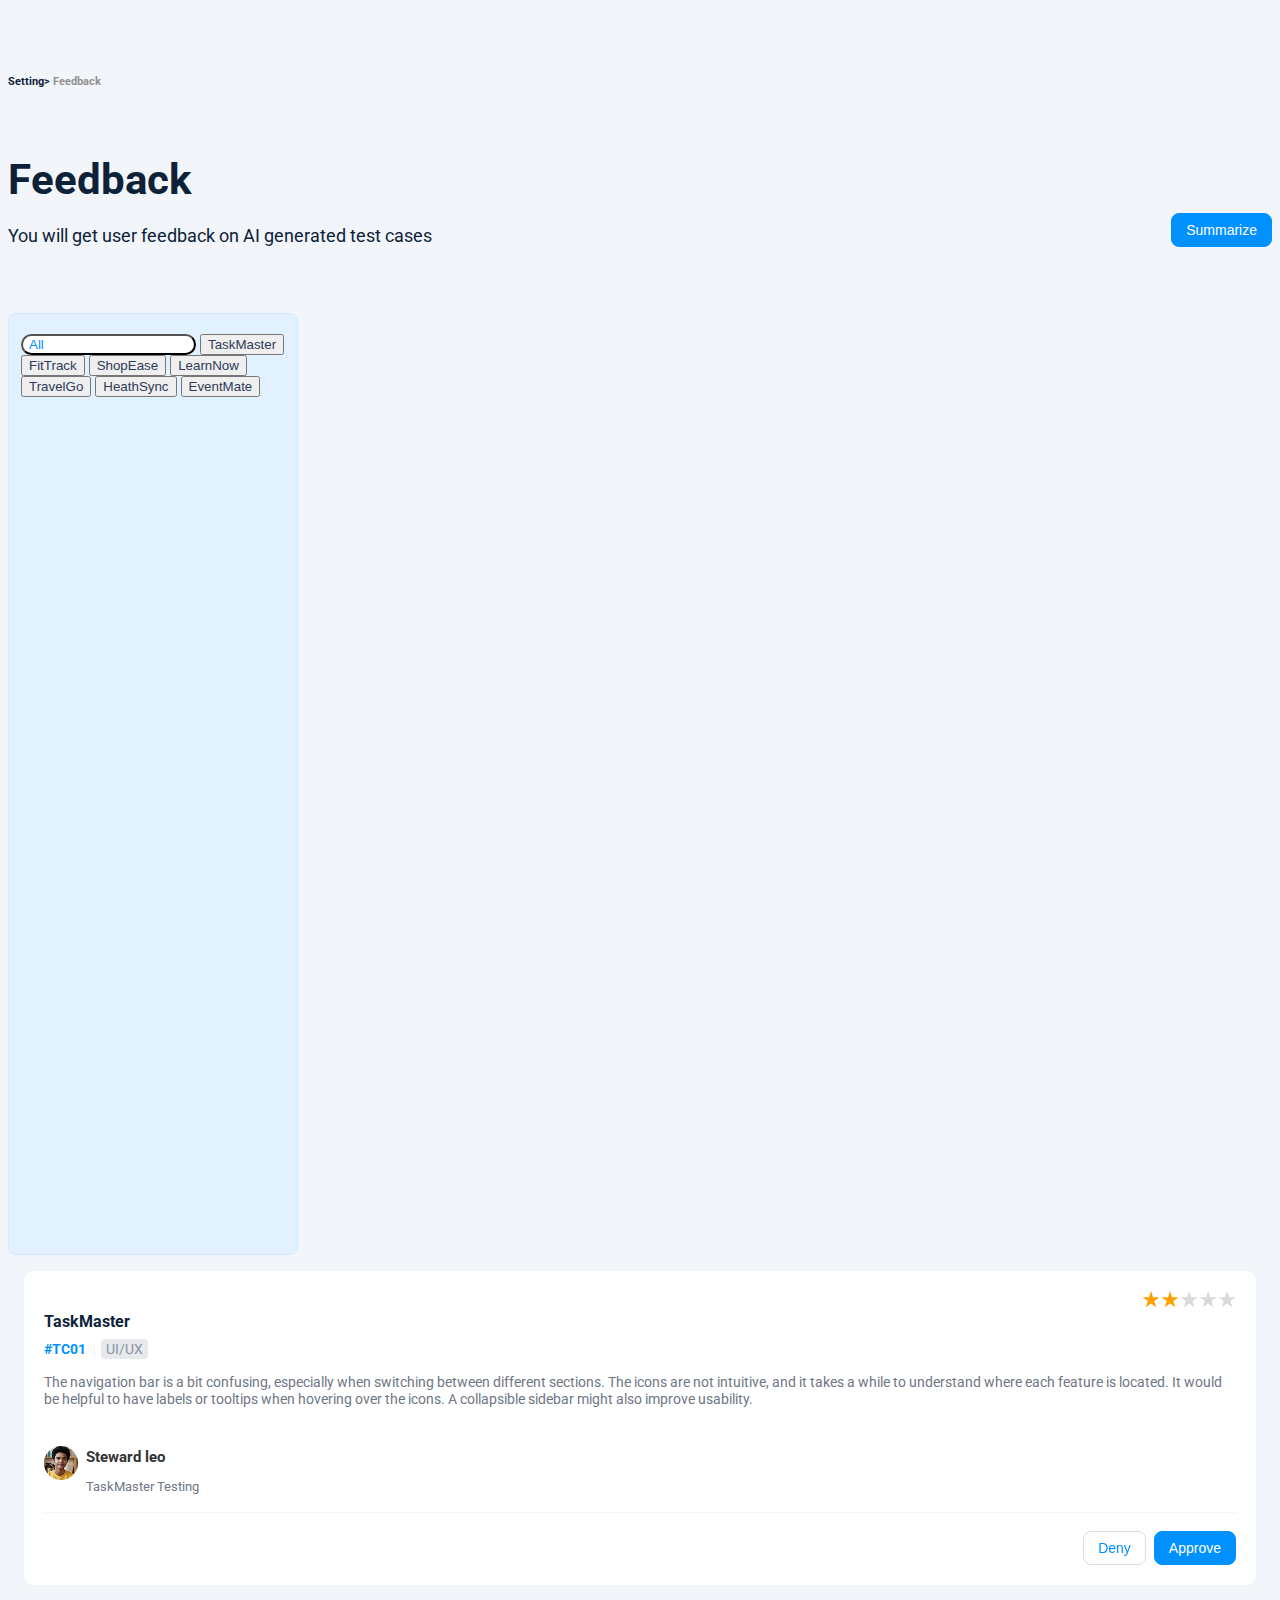
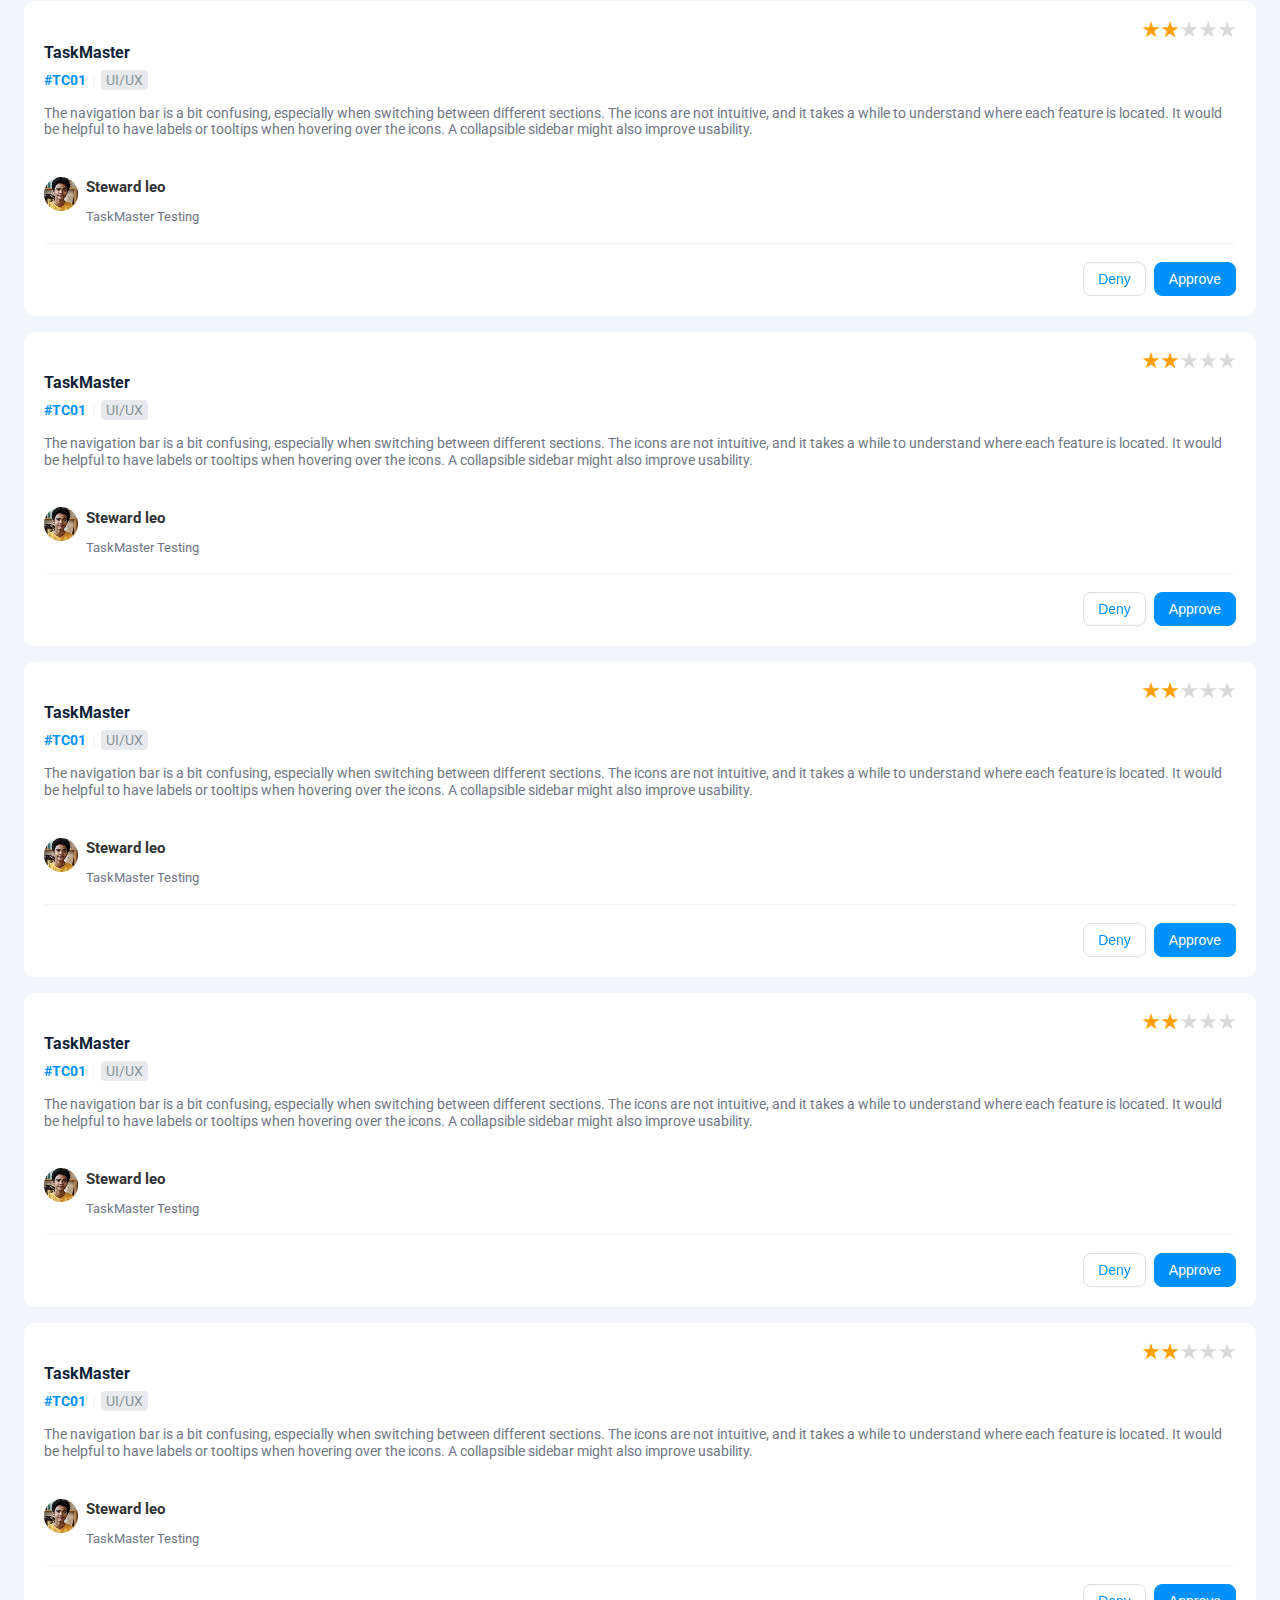
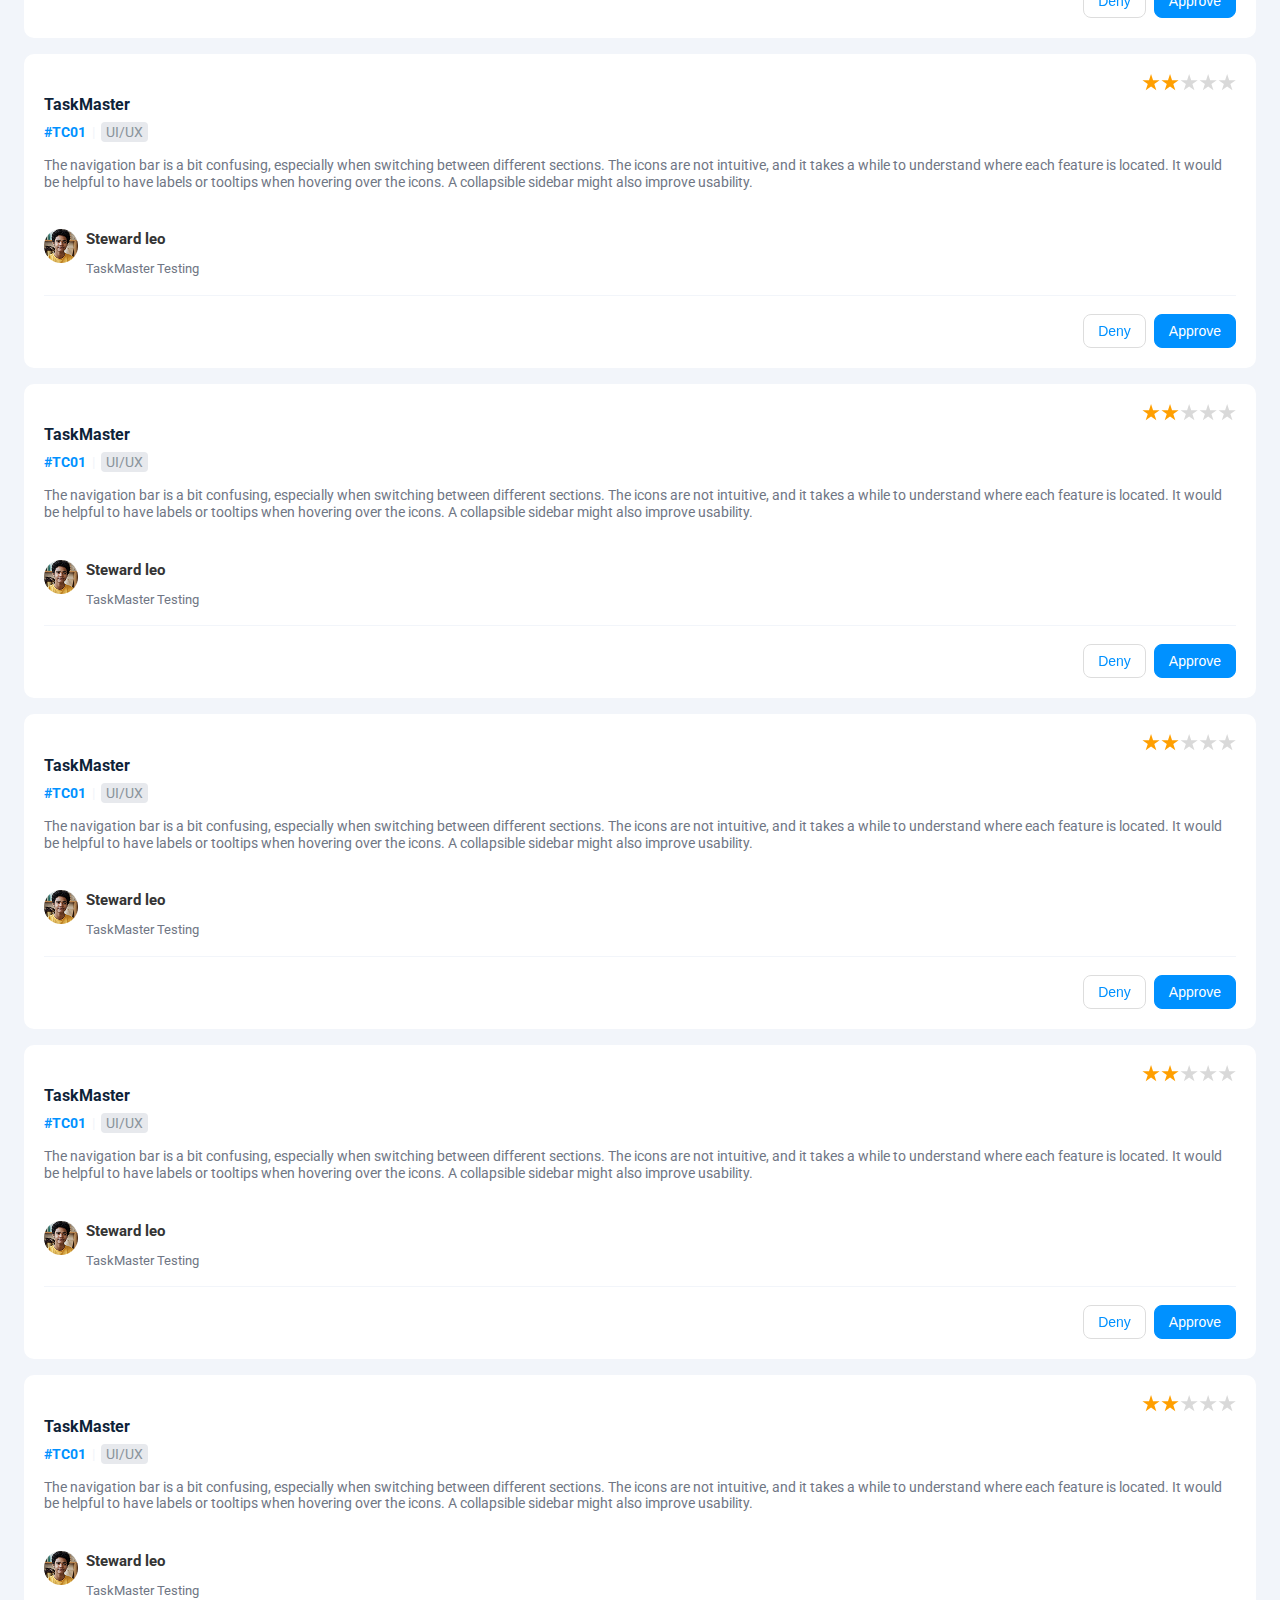
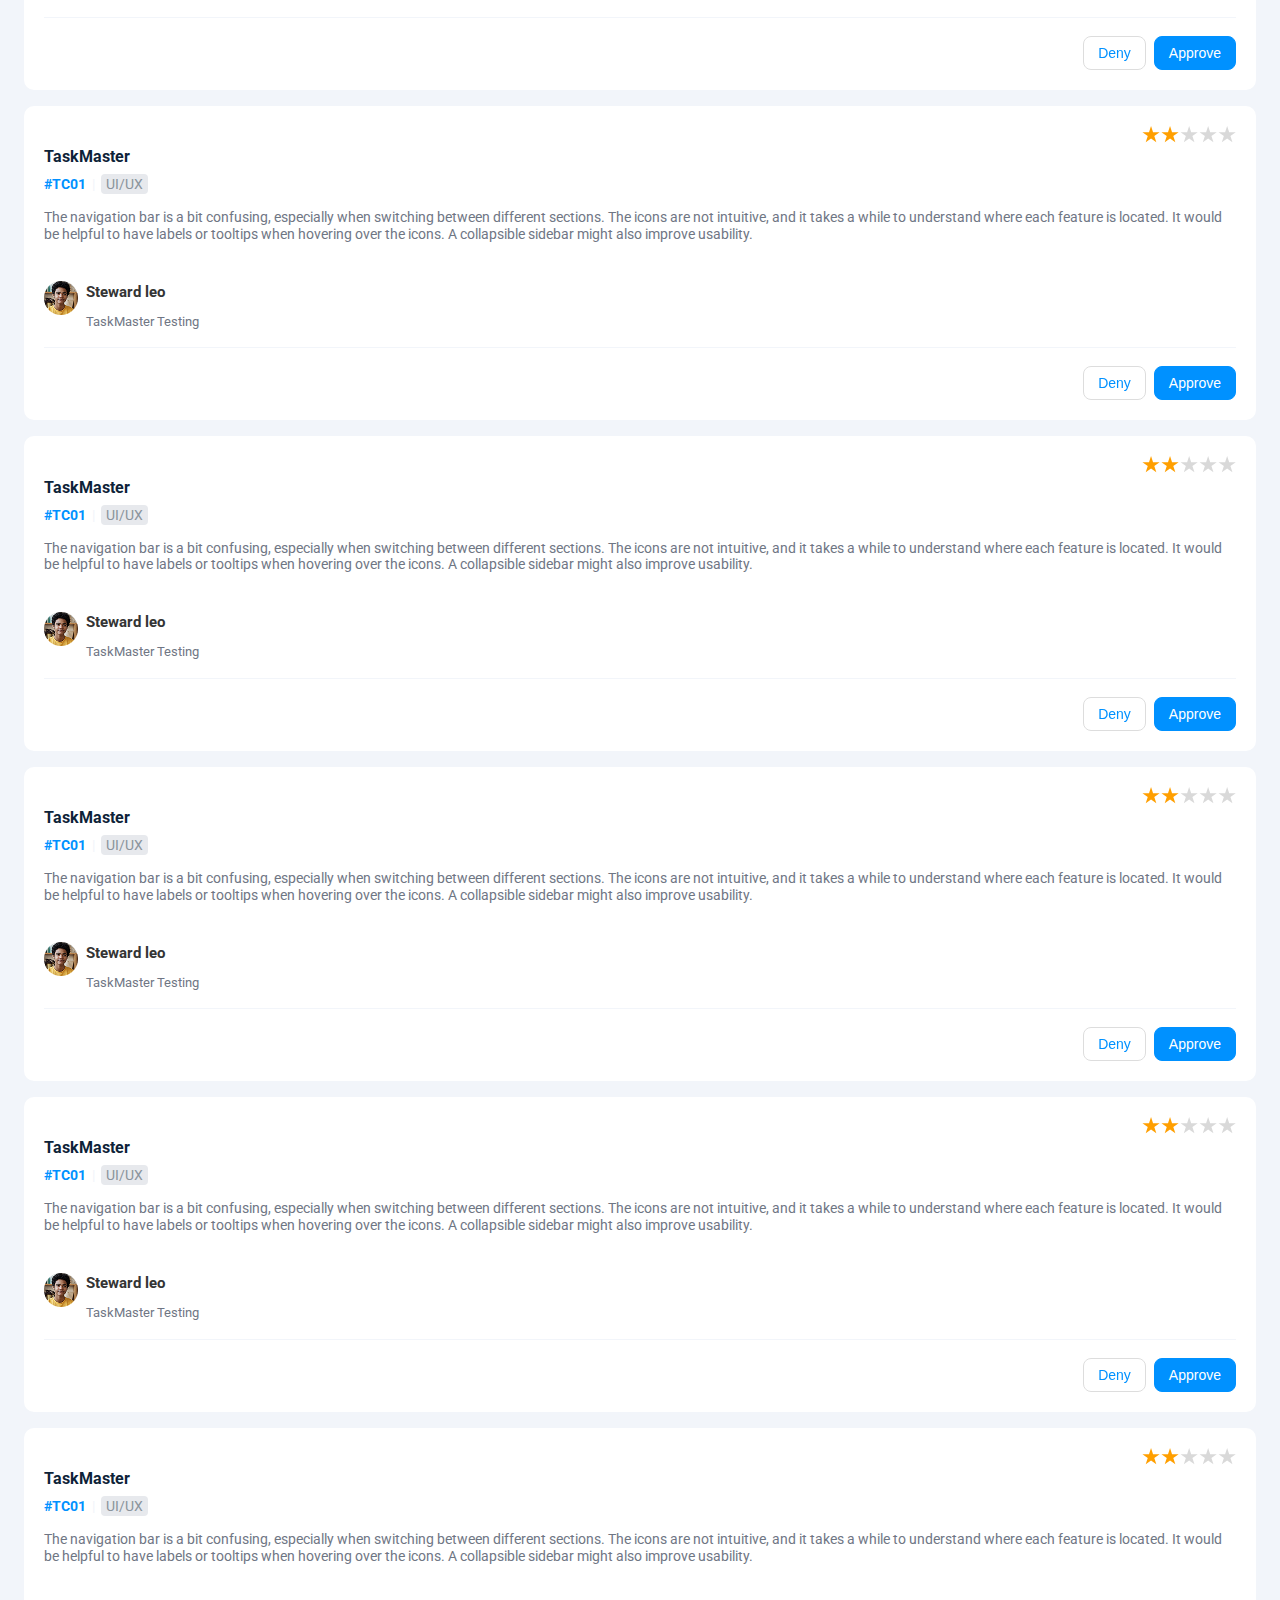
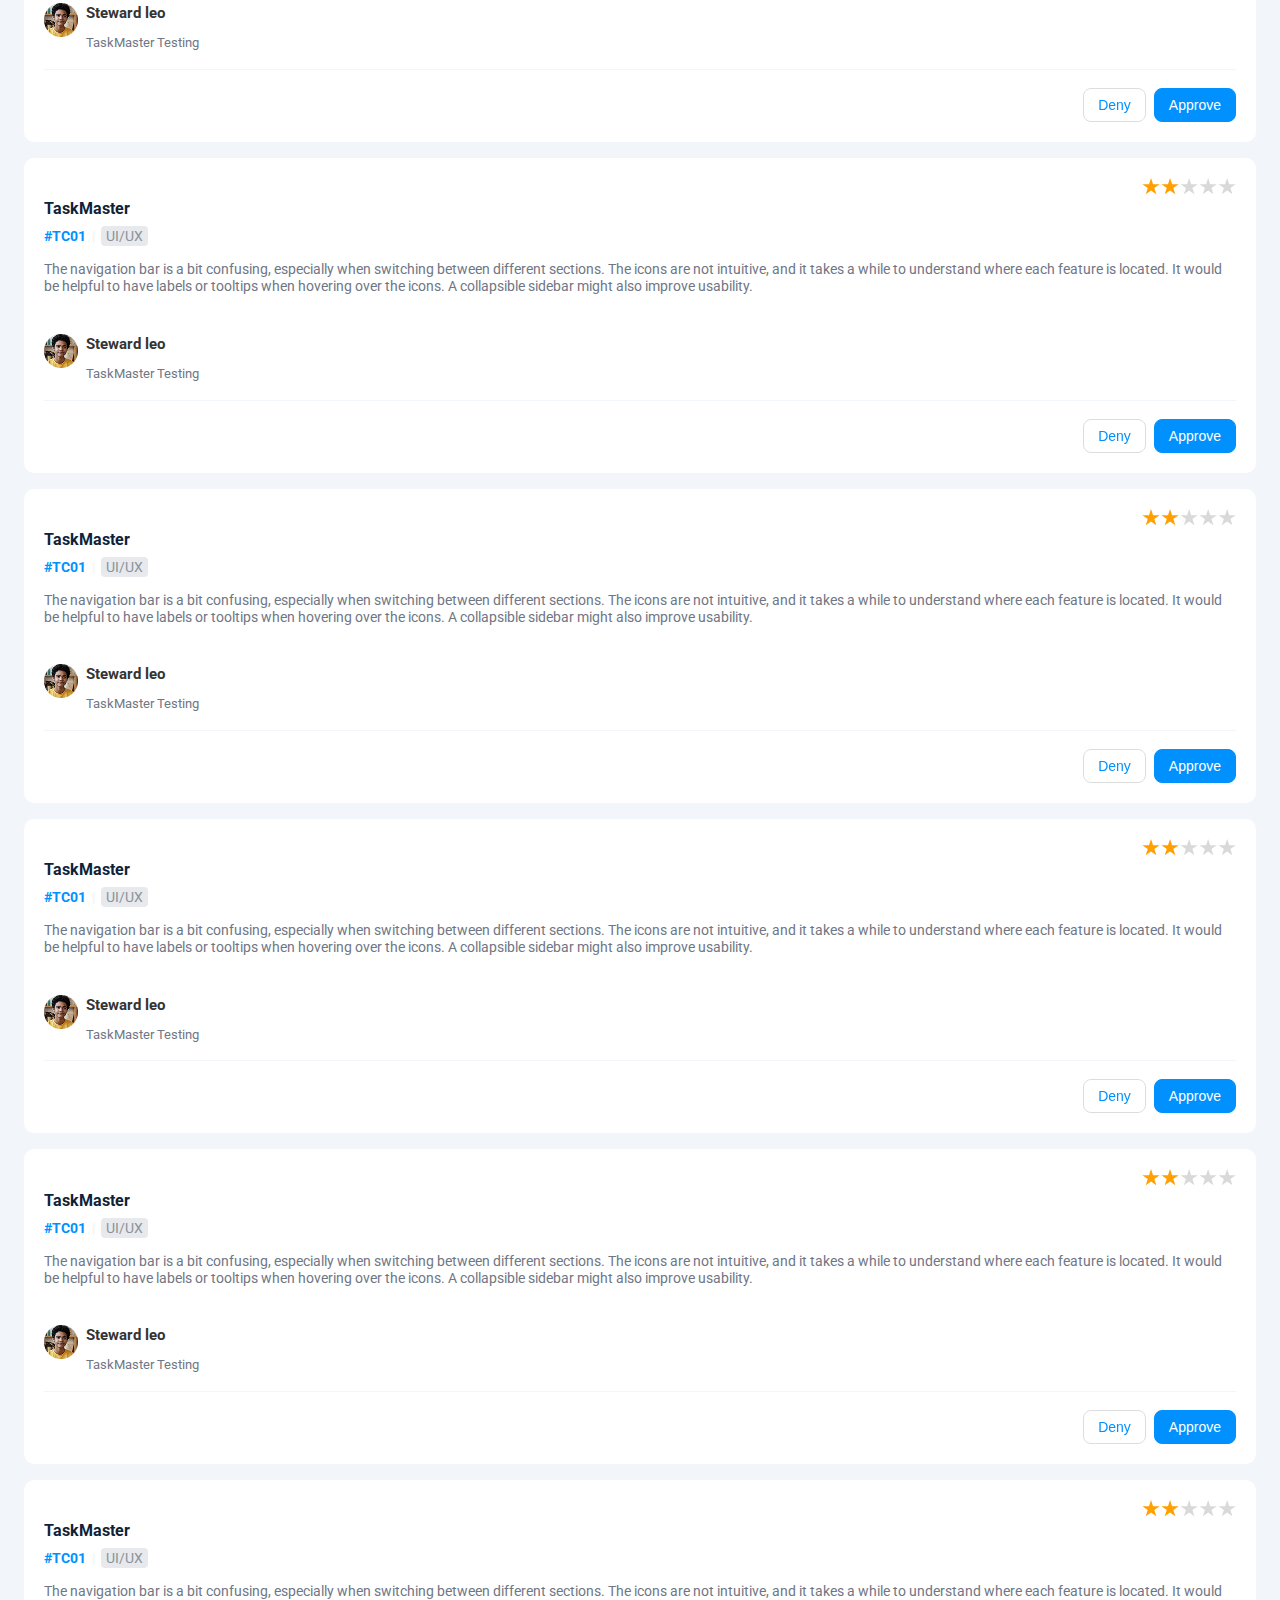
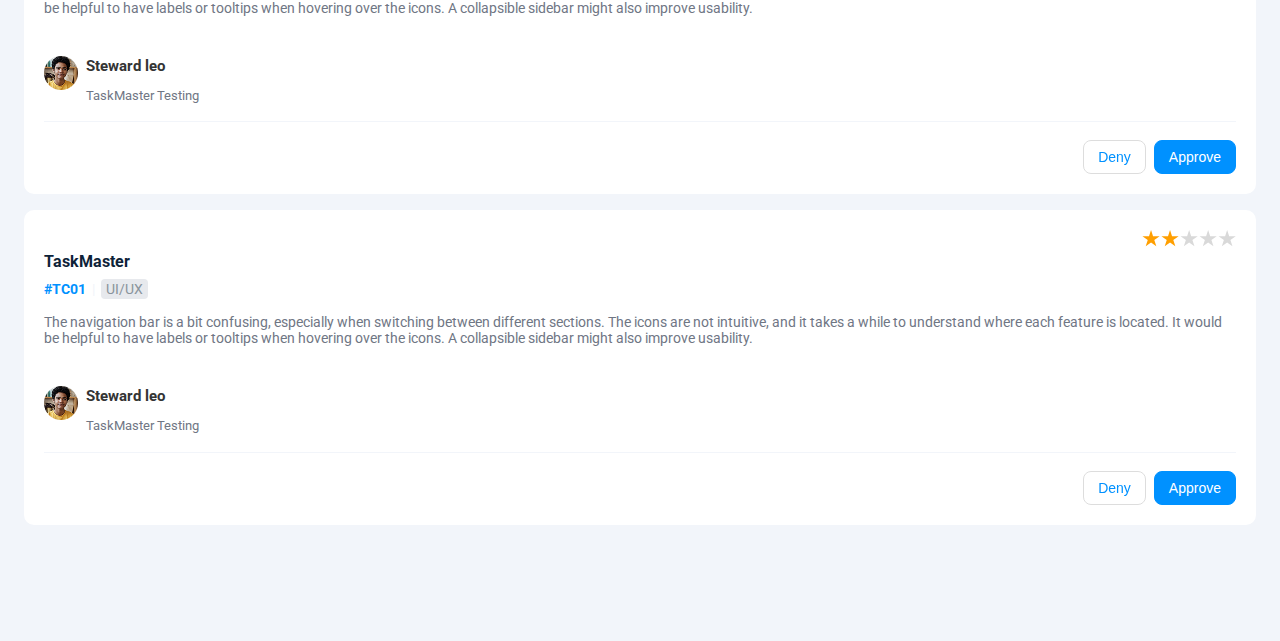
<file: yashwanth-task/index.html>
<!DOCTYPE html>
<html lang="en">

<head>
    <meta charset="utf-8" />
    <meta name="viewport" content="width=device-width, initial-scale=1" />
    <title>cloudnix</title>
    <link href="./assets/css/style.css" rel="stylesheet" />
    <link rel="preconnect" href="https://fonts.googleapis.com" />
    <link rel="preconnect" href="https://fonts.gstatic.com" crossorigin />
    <link href="https://fonts.googleapis.com/css2?family=Roboto:ital,wght@0,100..900;1,100..900&display=swap"
        rel="stylesheet" />
    <link href="https://cdn.jsdelivr.net/npm/bootstrap@5.3.7/dist/css/bootstrap.min.css" rel="stylesheet"
        integrity="sha384-LN+7fdVzj6u52u30Kp6M/trliBMCMKTyK833zpbD+pXdCLuTusPj697FH4R/5mcr" crossorigin="anonymous" />
</head>

<body>
    <section class="feedback-sec">
        <div class="container">
            <div class="feedback-sec-label">
                <h6>Setting> <span class="fade-txt">Feedback</span></h6>
            </div>
            <div class="heading-wrap">
                <div class="feedback-sec-heading">
                    <h2>Feedback</h2>
                    <p>You will get user feedback on AI generated test cases</p>
                </div>
                <div class="btn-001">
                    <button type="button" class="filled-primary">Summarize</button>
                </div>
            </div>
            <div class="tab-wrap">
                <div class="d-flex align-items-start">
                    <div class="nav flex-column nav-pills me-3" id="v-pills-tab" role="tablist"
                        aria-orientation="vertical">
                        <button class="nav-link active" id="v-pills-home-tab" data-bs-toggle="pill"
                            data-bs-target="#v-pills-home" type="button" role="tab" aria-controls="v-pills-home"
                            aria-selected="true">
                            All
                        </button>
                        <button class="nav-link" id="v-pills-profile-tab" data-bs-toggle="pill"
                            data-bs-target="#v-pills-profile" type="button" role="tab" aria-controls="v-pills-profile"
                            aria-selected="false">
                            TaskMaster
                        </button>
                        <button class="nav-link" id="v-pills-messages-tab" data-bs-toggle="pill"
                            data-bs-target="#v-pills-messages" type="button" role="tab" aria-controls="v-pills-messages"
                            aria-selected="false">
                            FitTrack
                        </button>
                        <button class="nav-link" id="v-pills-settings-tab" data-bs-toggle="pill"
                            data-bs-target="#v-pills-settings" type="button" role="tab" aria-controls="v-pills-settings"
                            aria-selected="false">
                            ShopEase
                        </button>
                        <button class="nav-link" id="v-pills-learn-tab" data-bs-toggle="pill"
                            data-bs-target="#v-pills-learn" type="button" role="tab" aria-controls="v-pills-learn"
                            aria-selected="false">
                            LearnNow
                        </button>
                        <button class="nav-link" id="v-pills-travel-tab" data-bs-toggle="pill"
                            data-bs-target="#v-pills-travel" type="button" role="tab" aria-controls="v-pills-travel"
                            aria-selected="false">
                            TravelGo
                        </button>
                        <button class="nav-link" id="v-pills-heath-tab" data-bs-toggle="pill"
                            data-bs-target="#v-pills-heath" type="button" role="tab" aria-controls="v-pills-heath"
                            aria-selected="false">
                            HeathSync
                        </button>
                        <button class="nav-link" id="v-pills-event-tab" data-bs-toggle="pill"
                            data-bs-target="#v-pills-event" type="button" role="tab" aria-controls="v-pills-event"
                            aria-selected="false">
                            EventMate
                        </button>
                    </div>
                    <div class="tab-content" id="v-pills-tabContent">
                        <div class="tab-pane fade show active" id="v-pills-home" role="tabpanel"
                            aria-labelledby="v-pills-home-tab">
                            <div class="row">
                                <div class="col-12 col-sm-6 col-md-6 col-lg-4">
                                    <div class="tab-card">
                                        <div class="card-top">
                                            <div class="card-heading">
                                                <h4>TaskMaster</h4>
                                                <div class="card-tags">
                                                    <span class="b-color">#TC01</span>
                                                    <span class="tag-bar">|</span>
                                                    <span class="fade-tag">UI/UX</span>
                                                </div>
                                            </div>
                                            <div class="card-stars">
                                                <img src="./assets/img/Star 46.svg" alt="filled-star" />
                                                <img src="./assets/img/Star 46.svg" alt="filled-star" />
                                                <img src="./assets/img/Star 48.svg" alt="star" />
                                                <img src="./assets/img/Star 48.svg" alt="star" />
                                                <img src="./assets/img/Star 48.svg" alt="star" />
                                            </div>
                                        </div>
                                        <div class="card-middle">
                                            <p>
                                                The navigation bar is a bit confusing, especially when
                                                switching between different sections. The icons are
                                                not intuitive, and it takes a while to understand
                                                where each feature is located. It would be helpful to
                                                have labels or tooltips when hovering over the icons.
                                                A collapsible sidebar might also improve usability.
                                            </p>
                                        </div>
                                        <div class="card-bottom">
                                            <div class="author">
                                                <img src="./assets/img/user.png" alt="" />
                                                <div class="author-details">
                                                    <h3>Steward leo</h3>
                                                    <p>TaskMaster Testing</p>
                                                </div>
                                            </div>
                                        </div>
                                        <div class="divider"></div>
                                        <div class="btn-wrap">
                                            <div class="deny-wrap">
                                                <button id="deny-p" type="button" class="outline-primary deny-p">
                                                    Deny
                                                </button>
                                                <button id="deny-g" class="deny-btn deny-g">
                                                    <img src="./assets/img/Group 1000005657 (1).svg" alt="" style="
                                width: 14px;
                                height: 14px;
                                margin-right: 4px;
                              " />Deny
                                                </button>
                                            </div>
                                            <div class="approved-wrap">
                                                <button id="approved-p" type="button" class="filled-primary approved-p">
                                                    Approve
                                                </button>
                                                <button id="approved-g" class="approved-btn approved-g">
                                                    <img src="./assets/img/Group 1000005657.svg" alt="" style="
                                width: 14px;
                                height: 14px;
                                margin-right: 4px;
                              " />Approved
                                                </button>
                                            </div>
                                        </div>
                                    </div>
                                </div>
                                <div class="col-12 col-sm-6 col-md-6 col-lg-4">
                                    <div class="tab-card">
                                        <div class="card-top">
                                            <div class="card-heading">
                                                <h4>TaskMaster</h4>
                                                <div class="card-tags">
                                                    <span class="b-color">#TC01</span>
                                                    <span class="tag-bar">|</span>
                                                    <span class="fade-tag">UI/UX</span>
                                                </div>
                                            </div>
                                            <div class="card-stars">
                                                <img src="./assets/img/Star 46.svg" alt="filled-star" />
                                                <img src="./assets/img/Star 46.svg" alt="filled-star" />
                                                <img src="./assets/img/Star 48.svg" alt="star" />
                                                <img src="./assets/img/Star 48.svg" alt="star" />
                                                <img src="./assets/img/Star 48.svg" alt="star" />
                                            </div>
                                        </div>
                                        <div class="card-middle">
                                            <p>
                                                The navigation bar is a bit confusing, especially when
                                                switching between different sections. The icons are
                                                not intuitive, and it takes a while to understand
                                                where each feature is located. It would be helpful to
                                                have labels or tooltips when hovering over the icons.
                                                A collapsible sidebar might also improve usability.
                                            </p>
                                        </div>
                                        <div class="card-bottom">
                                            <div class="author">
                                                <img src="./assets/img/user.png" alt="" />
                                                <div class="author-details">
                                                    <h3>Steward leo</h3>
                                                    <p>TaskMaster Testing</p>
                                                </div>
                                            </div>
                                        </div>
                                        <div class="divider"></div>
                                        <div class="btn-wrap">
                                            <div class="deny-wrap">
                                                <button id="deny-p" type="button" class="outline-primary deny-p">
                                                    Deny
                                                </button>
                                                <button id="deny-g" class="deny-btn deny-g">
                                                    <img src="./assets/img/Group 1000005657 (1).svg" alt="" style="
                                width: 14px;
                                height: 14px;
                                margin-right: 4px;
                              " />Deny
                                                </button>
                                            </div>
                                            <div class="approved-wrap">
                                                <button id="approved-p" type="button" class="filled-primary approved-p">
                                                    Approve
                                                </button>
                                                <button id="approved-g" class="approved-btn approved-g">
                                                    <img src="./assets/img/Group 1000005657.svg" alt="" style="
                                width: 14px;
                                height: 14px;
                                margin-right: 4px;
                              " />Approved
                                                </button>
                                            </div>
                                        </div>
                                    </div>
                                </div>
                                <div class="col-12 col-sm-6 col-md-6 col-lg-4">
                                    <div class="tab-card">
                                        <div class="card-top">
                                            <div class="card-heading">
                                                <h4>TaskMaster</h4>
                                                <div class="card-tags">
                                                    <span class="b-color">#TC01</span>
                                                    <span class="tag-bar">|</span>
                                                    <span class="fade-tag">UI/UX</span>
                                                </div>
                                            </div>
                                            <div class="card-stars">
                                                <img src="./assets/img/Star 46.svg" alt="filled-star" />
                                                <img src="./assets/img/Star 46.svg" alt="filled-star" />
                                                <img src="./assets/img/Star 48.svg" alt="star" />
                                                <img src="./assets/img/Star 48.svg" alt="star" />
                                                <img src="./assets/img/Star 48.svg" alt="star" />
                                            </div>
                                        </div>
                                        <div class="card-middle">
                                            <p>
                                                The navigation bar is a bit confusing, especially when
                                                switching between different sections. The icons are
                                                not intuitive, and it takes a while to understand
                                                where each feature is located. It would be helpful to
                                                have labels or tooltips when hovering over the icons.
                                                A collapsible sidebar might also improve usability.
                                            </p>
                                        </div>
                                        <div class="card-bottom">
                                            <div class="author">
                                                <img src="./assets/img/user.png" alt="" />
                                                <div class="author-details">
                                                    <h3>Steward leo</h3>
                                                    <p>TaskMaster Testing</p>
                                                </div>
                                            </div>
                                        </div>
                                        <div class="divider"></div>
                                        <div class="btn-wrap">
                                            <div class="deny-wrap">
                                                <button id="deny-p" type="button" class="outline-primary deny-p">
                                                    Deny
                                                </button>
                                                <button id="deny-g" class="deny-btn deny-g">
                                                    <img src="./assets/img/Group 1000005657 (1).svg" alt="" style="
                                width: 14px;
                                height: 14px;
                                margin-right: 4px;
                              " />Deny
                                                </button>
                                            </div>
                                            <div class="approved-wrap">
                                                <button id="approved-p" type="button" class="filled-primary approved-p">
                                                    Approve
                                                </button>
                                                <button id="approved-g" class="approved-btn approved-g">
                                                    <img src="./assets/img/Group 1000005657.svg" alt="" style="
                                width: 14px;
                                height: 14px;
                                margin-right: 4px;
                              " />Approved
                                                </button>
                                            </div>
                                        </div>
                                    </div>
                                </div>
                                <div class="col-12 col-sm-6 col-md-6 col-lg-4">
                                    <div class="tab-card">
                                        <div class="card-top">
                                            <div class="card-heading">
                                                <h4>TaskMaster</h4>
                                                <div class="card-tags">
                                                    <span class="b-color">#TC01</span>
                                                    <span class="tag-bar">|</span>
                                                    <span class="fade-tag">UI/UX</span>
                                                </div>
                                            </div>
                                            <div class="card-stars">
                                                <img src="./assets/img/Star 46.svg" alt="filled-star" />
                                                <img src="./assets/img/Star 46.svg" alt="filled-star" />
                                                <img src="./assets/img/Star 48.svg" alt="star" />
                                                <img src="./assets/img/Star 48.svg" alt="star" />
                                                <img src="./assets/img/Star 48.svg" alt="star" />
                                            </div>
                                        </div>
                                        <div class="card-middle">
                                            <p>
                                                The navigation bar is a bit confusing, especially when
                                                switching between different sections. The icons are
                                                not intuitive, and it takes a while to understand
                                                where each feature is located. It would be helpful to
                                                have labels or tooltips when hovering over the icons.
                                                A collapsible sidebar might also improve usability.
                                            </p>
                                        </div>
                                        <div class="card-bottom">
                                            <div class="author">
                                                <img src="./assets/img/user.png" alt="" />
                                                <div class="author-details">
                                                    <h3>Steward leo</h3>
                                                    <p>TaskMaster Testing</p>
                                                </div>
                                            </div>
                                        </div>
                                        <div class="divider"></div>
                                        <div class="btn-wrap">
                                            <div class="deny-wrap">
                                                <button id="deny-p" type="button" class="outline-primary deny-p">
                                                    Deny
                                                </button>
                                                <button id="deny-g" class="deny-btn deny-g">
                                                    <img src="./assets/img/Group 1000005657 (1).svg" alt="" style="
                                width: 14px;
                                height: 14px;
                                margin-right: 4px;
                              " />Deny
                                                </button>
                                            </div>
                                            <div class="approved-wrap">
                                                <button id="approved-p" type="button" class="filled-primary approved-p">
                                                    Approve
                                                </button>
                                                <button id="approved-g" class="approved-btn approved-g">
                                                    <img src="./assets/img/Group 1000005657.svg" alt="" style="
                                width: 14px;
                                height: 14px;
                                margin-right: 4px;
                              " />Approved
                                                </button>
                                            </div>
                                        </div>
                                    </div>
                                </div>
                                <div class="col-12 col-sm-6 col-md-6 col-lg-4">
                                    <div class="tab-card">
                                        <div class="card-top">
                                            <div class="card-heading">
                                                <h4>TaskMaster</h4>
                                                <div class="card-tags">
                                                    <span class="b-color">#TC01</span>
                                                    <span class="tag-bar">|</span>
                                                    <span class="fade-tag">UI/UX</span>
                                                </div>
                                            </div>
                                            <div class="card-stars">
                                                <img src="./assets/img/Star 46.svg" alt="filled-star" />
                                                <img src="./assets/img/Star 46.svg" alt="filled-star" />
                                                <img src="./assets/img/Star 48.svg" alt="star" />
                                                <img src="./assets/img/Star 48.svg" alt="star" />
                                                <img src="./assets/img/Star 48.svg" alt="star" />
                                            </div>
                                        </div>
                                        <div class="card-middle">
                                            <p>
                                                The navigation bar is a bit confusing, especially when
                                                switching between different sections. The icons are
                                                not intuitive, and it takes a while to understand
                                                where each feature is located. It would be helpful to
                                                have labels or tooltips when hovering over the icons.
                                                A collapsible sidebar might also improve usability.
                                            </p>
                                        </div>
                                        <div class="card-bottom">
                                            <div class="author">
                                                <img src="./assets/img/user.png" alt="" />
                                                <div class="author-details">
                                                    <h3>Steward leo</h3>
                                                    <p>TaskMaster Testing</p>
                                                </div>
                                            </div>
                                        </div>
                                        <div class="divider"></div>
                                        <div class="btn-wrap">
                                            <div class="deny-wrap">
                                                <button id="deny-p" type="button" class="outline-primary deny-p">
                                                    Deny
                                                </button>
                                                <button id="deny-g" class="deny-btn deny-g">
                                                    <img src="./assets/img/Group 1000005657 (1).svg" alt="" style="
                                width: 14px;
                                height: 14px;
                                margin-right: 4px;
                              " />Deny
                                                </button>
                                            </div>
                                            <div class="approved-wrap">
                                                <button id="approved-p" type="button" class="filled-primary approved-p">
                                                    Approve
                                                </button>
                                                <button id="approved-g" class="approved-btn approved-g">
                                                    <img src="./assets/img/Group 1000005657.svg" alt="" style="
                                width: 14px;
                                height: 14px;
                                margin-right: 4px;
                              " />Approved
                                                </button>
                                            </div>
                                        </div>
                                    </div>
                                </div>
                                <div class="col-12 col-sm-6 col-md-6 col-lg-4">
                                    <div class="tab-card">
                                        <div class="card-top">
                                            <div class="card-heading">
                                                <h4>TaskMaster</h4>
                                                <div class="card-tags">
                                                    <span class="b-color">#TC01</span>
                                                    <span class="tag-bar">|</span>
                                                    <span class="fade-tag">UI/UX</span>
                                                </div>
                                            </div>
                                            <div class="card-stars">
                                                <img src="./assets/img/Star 46.svg" alt="filled-star" />
                                                <img src="./assets/img/Star 46.svg" alt="filled-star" />
                                                <img src="./assets/img/Star 48.svg" alt="star" />
                                                <img src="./assets/img/Star 48.svg" alt="star" />
                                                <img src="./assets/img/Star 48.svg" alt="star" />
                                            </div>
                                        </div>
                                        <div class="card-middle">
                                            <p>
                                                The navigation bar is a bit confusing, especially when
                                                switching between different sections. The icons are
                                                not intuitive, and it takes a while to understand
                                                where each feature is located. It would be helpful to
                                                have labels or tooltips when hovering over the icons.
                                                A collapsible sidebar might also improve usability.
                                            </p>
                                        </div>
                                        <div class="card-bottom">
                                            <div class="author">
                                                <img src="./assets/img/user.png" alt="" />
                                                <div class="author-details">
                                                    <h3>Steward leo</h3>
                                                    <p>TaskMaster Testing</p>
                                                </div>
                                            </div>
                                        </div>
                                        <div class="divider"></div>
                                        <div class="btn-wrap">
                                            <div class="deny-wrap">
                                                <button id="deny-p" type="button" class="outline-primary deny-p">
                                                    Deny
                                                </button>
                                                <button id="deny-g" class="deny-btn deny-g">
                                                    <img src="./assets/img/Group 1000005657 (1).svg" alt="" style="
                                width: 14px;
                                height: 14px;
                                margin-right: 4px;
                              " />Deny
                                                </button>
                                            </div>
                                            <div class="approved-wrap">
                                                <button id="approved-p" type="button" class="filled-primary approved-p">
                                                    Approve
                                                </button>
                                                <button id="approved-g" class="approved-btn approved-g">
                                                    <img src="./assets/img/Group 1000005657.svg" alt="" style="
                                width: 14px;
                                height: 14px;
                                margin-right: 4px;
                              " />Approved
                                                </button>
                                            </div>
                                        </div>
                                    </div>
                                </div>
                                <div class="col-12 col-sm-6 col-md-6 col-lg-4">
                                    <div class="tab-card">
                                        <div class="card-top">
                                            <div class="card-heading">
                                                <h4>TaskMaster</h4>
                                                <div class="card-tags">
                                                    <span class="b-color">#TC01</span>
                                                    <span class="tag-bar">|</span>
                                                    <span class="fade-tag">UI/UX</span>
                                                </div>
                                            </div>
                                            <div class="card-stars">
                                                <img src="./assets/img/Star 46.svg" alt="filled-star" />
                                                <img src="./assets/img/Star 46.svg" alt="filled-star" />
                                                <img src="./assets/img/Star 48.svg" alt="star" />
                                                <img src="./assets/img/Star 48.svg" alt="star" />
                                                <img src="./assets/img/Star 48.svg" alt="star" />
                                            </div>
                                        </div>
                                        <div class="card-middle">
                                            <p>
                                                The navigation bar is a bit confusing, especially when
                                                switching between different sections. The icons are
                                                not intuitive, and it takes a while to understand
                                                where each feature is located. It would be helpful to
                                                have labels or tooltips when hovering over the icons.
                                                A collapsible sidebar might also improve usability.
                                            </p>
                                        </div>
                                        <div class="card-bottom">
                                            <div class="author">
                                                <img src="./assets/img/user.png" alt="" />
                                                <div class="author-details">
                                                    <h3>Steward leo</h3>
                                                    <p>TaskMaster Testing</p>
                                                </div>
                                            </div>
                                        </div>
                                        <div class="divider"></div>
                                        <div class="btn-wrap">
                                            <div class="deny-wrap">
                                                <button id="deny-p" type="button" class="outline-primary deny-p">
                                                    Deny
                                                </button>
                                                <button id="deny-g" class="deny-btn deny-g">
                                                    <img src="./assets/img/Group 1000005657 (1).svg" alt="" style="
                                width: 14px;
                                height: 14px;
                                margin-right: 4px;
                              " />Deny
                                                </button>
                                            </div>
                                            <div class="approved-wrap">
                                                <button id="approved-p" type="button" class="filled-primary approved-p">
                                                    Approve
                                                </button>
                                                <button id="approved-g" class="approved-btn approved-g">
                                                    <img src="./assets/img/Group 1000005657.svg" alt="" style="
                                width: 14px;
                                height: 14px;
                                margin-right: 4px;
                              " />Approved
                                                </button>
                                            </div>
                                        </div>
                                    </div>
                                </div>
                                <div class="col-12 col-sm-6 col-md-6 col-lg-4">
                                    <div class="tab-card">
                                        <div class="card-top">
                                            <div class="card-heading">
                                                <h4>TaskMaster</h4>
                                                <div class="card-tags">
                                                    <span class="b-color">#TC01</span>
                                                    <span class="tag-bar">|</span>
                                                    <span class="fade-tag">UI/UX</span>
                                                </div>
                                            </div>
                                            <div class="card-stars">
                                                <img src="./assets/img/Star 46.svg" alt="filled-star" />
                                                <img src="./assets/img/Star 46.svg" alt="filled-star" />
                                                <img src="./assets/img/Star 48.svg" alt="star" />
                                                <img src="./assets/img/Star 48.svg" alt="star" />
                                                <img src="./assets/img/Star 48.svg" alt="star" />
                                            </div>
                                        </div>
                                        <div class="card-middle">
                                            <p>
                                                The navigation bar is a bit confusing, especially when
                                                switching between different sections. The icons are
                                                not intuitive, and it takes a while to understand
                                                where each feature is located. It would be helpful to
                                                have labels or tooltips when hovering over the icons.
                                                A collapsible sidebar might also improve usability.
                                            </p>
                                        </div>
                                        <div class="card-bottom">
                                            <div class="author">
                                                <img src="./assets/img/user.png" alt="" />
                                                <div class="author-details">
                                                    <h3>Steward leo</h3>
                                                    <p>TaskMaster Testing</p>
                                                </div>
                                            </div>
                                        </div>
                                        <div class="divider"></div>
                                        <div class="btn-wrap">
                                            <div class="deny-wrap">
                                                <button id="deny-p" type="button" class="outline-primary deny-p">
                                                    Deny
                                                </button>
                                                <button id="deny-g" class="deny-btn deny-g">
                                                    <img src="./assets/img/Group 1000005657 (1).svg" alt="" style="
                                width: 14px;
                                height: 14px;
                                margin-right: 4px;
                              " />Deny
                                                </button>
                                            </div>
                                            <div class="approved-wrap">
                                                <button id="approved-p" type="button" class="filled-primary approved-p">
                                                    Approve
                                                </button>
                                                <button id="approved-g" class="approved-btn approved-g">
                                                    <img src="./assets/img/Group 1000005657.svg" alt="" style="
                                width: 14px;
                                height: 14px;
                                margin-right: 4px;
                              " />Approved
                                                </button>
                                            </div>
                                        </div>
                                    </div>
                                </div>
                            </div>
                        </div>
                        <div class="tab-pane fade" id="v-pills-profile" role="tabpanel"
                            aria-labelledby="v-pills-profile-tab">
                            <div class="row">
                                <div class="col-12 col-sm-6 col-md-6 col-lg-4">
                                    <div class="tab-card">
                                        <div class="card-top">
                                            <div class="card-heading">
                                                <h4>TaskMaster</h4>
                                                <div class="card-tags">
                                                    <span class="b-color">#TC01</span>
                                                    <span class="tag-bar">|</span>
                                                    <span class="fade-tag">UI/UX</span>
                                                </div>
                                            </div>
                                            <div class="card-stars">
                                                <img src="./assets/img/Star 46.svg" alt="filled-star" />
                                                <img src="./assets/img/Star 46.svg" alt="filled-star" />
                                                <img src="./assets/img/Star 48.svg" alt="star" />
                                                <img src="./assets/img/Star 48.svg" alt="star" />
                                                <img src="./assets/img/Star 48.svg" alt="star" />
                                            </div>
                                        </div>
                                        <div class="card-middle">
                                            <p>
                                                The navigation bar is a bit confusing, especially when
                                                switching between different sections. The icons are
                                                not intuitive, and it takes a while to understand
                                                where each feature is located. It would be helpful to
                                                have labels or tooltips when hovering over the icons.
                                                A collapsible sidebar might also improve usability.
                                            </p>
                                        </div>
                                        <div class="card-bottom">
                                            <div class="author">
                                                <img src="./assets/img/user.png" alt="" />
                                                <div class="author-details">
                                                    <h3>Steward leo</h3>
                                                    <p>TaskMaster Testing</p>
                                                </div>
                                            </div>
                                        </div>
                                        <div class="divider"></div>
                                        <div class="btn-wrap">
                                            <div class="deny-wrap">
                                                <button id="deny-p" type="button" class="outline-primary deny-p">
                                                    Deny
                                                </button>
                                                <button id="deny-g" class="deny-btn deny-g">
                                                    <img src="./assets/img/Group 1000005657 (1).svg" alt="" style="
                                width: 14px;
                                height: 14px;
                                margin-right: 4px;
                              " />Deny
                                                </button>
                                            </div>
                                            <div class="approved-wrap">
                                                <button id="approved-p" type="button" class="filled-primary approved-p">
                                                    Approve
                                                </button>
                                                <button id="approved-g" class="approved-btn approved-g">
                                                    <img src="./assets/img/Group 1000005657.svg" alt="" style="
                                width: 14px;
                                height: 14px;
                                margin-right: 4px;
                              " />Approved
                                                </button>
                                            </div>
                                        </div>
                                    </div>
                                </div>
                                <div class="col-12 col-sm-6 col-md-6 col-lg-4">
                                    <div class="tab-card">
                                        <div class="card-top">
                                            <div class="card-heading">
                                                <h4>TaskMaster</h4>
                                                <div class="card-tags">
                                                    <span class="b-color">#TC01</span>
                                                    <span class="tag-bar">|</span>
                                                    <span class="fade-tag">UI/UX</span>
                                                </div>
                                            </div>
                                            <div class="card-stars">
                                                <img src="./assets/img/Star 46.svg" alt="filled-star" />
                                                <img src="./assets/img/Star 46.svg" alt="filled-star" />
                                                <img src="./assets/img/Star 48.svg" alt="star" />
                                                <img src="./assets/img/Star 48.svg" alt="star" />
                                                <img src="./assets/img/Star 48.svg" alt="star" />
                                            </div>
                                        </div>
                                        <div class="card-middle">
                                            <p>
                                                The navigation bar is a bit confusing, especially when
                                                switching between different sections. The icons are
                                                not intuitive, and it takes a while to understand
                                                where each feature is located. It would be helpful to
                                                have labels or tooltips when hovering over the icons.
                                                A collapsible sidebar might also improve usability.
                                            </p>
                                        </div>
                                        <div class="card-bottom">
                                            <div class="author">
                                                <img src="./assets/img/user.png" alt="" />
                                                <div class="author-details">
                                                    <h3>Steward leo</h3>
                                                    <p>TaskMaster Testing</p>
                                                </div>
                                            </div>
                                        </div>
                                        <div class="divider"></div>
                                        <div class="btn-wrap">
                                            <div class="deny-wrap">
                                                <button id="deny-p" type="button" class="outline-primary deny-p">
                                                    Deny
                                                </button>
                                                <button id="deny-g" class="deny-btn deny-g">
                                                    <img src="./assets/img/Group 1000005657 (1).svg" alt="" style="
                                width: 14px;
                                height: 14px;
                                margin-right: 4px;
                              " />Deny
                                                </button>
                                            </div>
                                            <div class="approved-wrap">
                                                <button id="approved-p" type="button" class="filled-primary approved-p">
                                                    Approve
                                                </button>
                                                <button id="approved-g" class="approved-btn approved-g">
                                                    <img src="./assets/img/Group 1000005657.svg" alt="" style="
                                width: 14px;
                                height: 14px;
                                margin-right: 4px;
                              " />Approved
                                                </button>
                                            </div>
                                        </div>
                                    </div>
                                </div>
                            </div>
                        </div>
                        <div class="tab-pane fade" id="v-pills-messages" role="tabpanel"
                            aria-labelledby="v-pills-messages-tab">
                            <div class="row">
                                <div class="col-12 col-sm-6 col-md-6 col-lg-4">
                                    <div class="tab-card">
                                        <div class="card-top">
                                            <div class="card-heading">
                                                <h4>TaskMaster</h4>
                                                <div class="card-tags">
                                                    <span class="b-color">#TC01</span>
                                                    <span class="tag-bar">|</span>
                                                    <span class="fade-tag">UI/UX</span>
                                                </div>
                                            </div>
                                            <div class="card-stars">
                                                <img src="./assets/img/Star 46.svg" alt="filled-star" />
                                                <img src="./assets/img/Star 46.svg" alt="filled-star" />
                                                <img src="./assets/img/Star 48.svg" alt="star" />
                                                <img src="./assets/img/Star 48.svg" alt="star" />
                                                <img src="./assets/img/Star 48.svg" alt="star" />
                                            </div>
                                        </div>
                                        <div class="card-middle">
                                            <p>
                                                The navigation bar is a bit confusing, especially when
                                                switching between different sections. The icons are
                                                not intuitive, and it takes a while to understand
                                                where each feature is located. It would be helpful to
                                                have labels or tooltips when hovering over the icons.
                                                A collapsible sidebar might also improve usability.
                                            </p>
                                        </div>
                                        <div class="card-bottom">
                                            <div class="author">
                                                <img src="./assets/img/user.png" alt="" />
                                                <div class="author-details">
                                                    <h3>Steward leo</h3>
                                                    <p>TaskMaster Testing</p>
                                                </div>
                                            </div>
                                        </div>
                                        <div class="divider"></div>
                                        <div class="btn-wrap">
                                            <div class="deny-wrap">
                                                <button id="deny-p" type="button" class="outline-primary deny-p">
                                                    Deny
                                                </button>
                                                <button id="deny-g" class="deny-btn deny-g">
                                                    <img src="./assets/img/Group 1000005657 (1).svg" alt="" style="
                                width: 14px;
                                height: 14px;
                                margin-right: 4px;
                              " />Deny
                                                </button>
                                            </div>
                                            <div class="approved-wrap">
                                                <button id="approved-p" type="button" class="filled-primary approved-p">
                                                    Approve
                                                </button>
                                                <button id="approved-g" class="approved-btn approved-g">
                                                    <img src="./assets/img/Group 1000005657.svg" alt="" style="
                                width: 14px;
                                height: 14px;
                                margin-right: 4px;
                              " />Approved
                                                </button>
                                            </div>
                                        </div>
                                    </div>
                                </div>
                                <div class="col-12 col-sm-6 col-md-6 col-lg-4">
                                    <div class="tab-card">
                                        <div class="card-top">
                                            <div class="card-heading">
                                                <h4>TaskMaster</h4>
                                                <div class="card-tags">
                                                    <span class="b-color">#TC01</span>
                                                    <span class="tag-bar">|</span>
                                                    <span class="fade-tag">UI/UX</span>
                                                </div>
                                            </div>
                                            <div class="card-stars">
                                                <img src="./assets/img/Star 46.svg" alt="filled-star" />
                                                <img src="./assets/img/Star 46.svg" alt="filled-star" />
                                                <img src="./assets/img/Star 48.svg" alt="star" />
                                                <img src="./assets/img/Star 48.svg" alt="star" />
                                                <img src="./assets/img/Star 48.svg" alt="star" />
                                            </div>
                                        </div>
                                        <div class="card-middle">
                                            <p>
                                                The navigation bar is a bit confusing, especially when
                                                switching between different sections. The icons are
                                                not intuitive, and it takes a while to understand
                                                where each feature is located. It would be helpful to
                                                have labels or tooltips when hovering over the icons.
                                                A collapsible sidebar might also improve usability.
                                            </p>
                                        </div>
                                        <div class="card-bottom">
                                            <div class="author">
                                                <img src="./assets/img/user.png" alt="" />
                                                <div class="author-details">
                                                    <h3>Steward leo</h3>
                                                    <p>TaskMaster Testing</p>
                                                </div>
                                            </div>
                                        </div>
                                        <div class="divider"></div>
                                        <div class="btn-wrap">
                                            <div class="deny-wrap">
                                                <button id="deny-p" type="button" class="outline-primary deny-p">
                                                    Deny
                                                </button>
                                                <button id="deny-g" class="deny-btn deny-g">
                                                    <img src="./assets/img/Group 1000005657 (1).svg" alt="" style="
                                width: 14px;
                                height: 14px;
                                margin-right: 4px;
                              " />Deny
                                                </button>
                                            </div>
                                            <div class="approved-wrap">
                                                <button id="approved-p" type="button" class="filled-primary approved-p">
                                                    Approve
                                                </button>
                                                <button id="approved-g" class="approved-btn approved-g">
                                                    <img src="./assets/img/Group 1000005657.svg" alt="" style="
                                width: 14px;
                                height: 14px;
                                margin-right: 4px;
                              " />Approved
                                                </button>
                                            </div>
                                        </div>
                                    </div>
                                </div>
                            </div>
                        </div>
                        <div class="tab-pane fade" id="v-pills-settings" role="tabpanel"
                            aria-labelledby="v-pills-settings-tab">
                            <div class="row">
                                <div class="col-12 col-sm-6 col-md-6 col-lg-4">
                                    <div class="tab-card">
                                        <div class="card-top">
                                            <div class="card-heading">
                                                <h4>TaskMaster</h4>
                                                <div class="card-tags">
                                                    <span class="b-color">#TC01</span>
                                                    <span class="tag-bar">|</span>
                                                    <span class="fade-tag">UI/UX</span>
                                                </div>
                                            </div>
                                            <div class="card-stars">
                                                <img src="./assets/img/Star 46.svg" alt="filled-star" />
                                                <img src="./assets/img/Star 46.svg" alt="filled-star" />
                                                <img src="./assets/img/Star 48.svg" alt="star" />
                                                <img src="./assets/img/Star 48.svg" alt="star" />
                                                <img src="./assets/img/Star 48.svg" alt="star" />
                                            </div>
                                        </div>
                                        <div class="card-middle">
                                            <p>
                                                The navigation bar is a bit confusing, especially when
                                                switching between different sections. The icons are
                                                not intuitive, and it takes a while to understand
                                                where each feature is located. It would be helpful to
                                                have labels or tooltips when hovering over the icons.
                                                A collapsible sidebar might also improve usability.
                                            </p>
                                        </div>
                                        <div class="card-bottom">
                                            <div class="author">
                                                <img src="./assets/img/user.png" alt="" />
                                                <div class="author-details">
                                                    <h3>Steward leo</h3>
                                                    <p>TaskMaster Testing</p>
                                                </div>
                                            </div>
                                        </div>
                                        <div class="divider"></div>
                                        <div class="btn-wrap">
                                            <div class="deny-wrap">
                                                <button id="deny-p" type="button" class="outline-primary deny-p">
                                                    Deny
                                                </button>
                                                <button id="deny-g" class="deny-btn deny-g">
                                                    <img src="./assets/img/Group 1000005657 (1).svg" alt="" style="
                                width: 14px;
                                height: 14px;
                                margin-right: 4px;
                              " />Deny
                                                </button>
                                            </div>
                                            <div class="approved-wrap">
                                                <button id="approved-p" type="button" class="filled-primary approved-p">
                                                    Approve
                                                </button>
                                                <button id="approved-g" class="approved-btn approved-g">
                                                    <img src="./assets/img/Group 1000005657.svg" alt="" style="
                                width: 14px;
                                height: 14px;
                                margin-right: 4px;
                              " />Approved
                                                </button>
                                            </div>
                                        </div>
                                    </div>
                                </div>
                                <div class="col-12 col-sm-6 col-md-6 col-lg-4">
                                    <div class="tab-card">
                                        <div class="card-top">
                                            <div class="card-heading">
                                                <h4>TaskMaster</h4>
                                                <div class="card-tags">
                                                    <span class="b-color">#TC01</span>
                                                    <span class="tag-bar">|</span>
                                                    <span class="fade-tag">UI/UX</span>
                                                </div>
                                            </div>
                                            <div class="card-stars">
                                                <img src="./assets/img/Star 46.svg" alt="filled-star" />
                                                <img src="./assets/img/Star 46.svg" alt="filled-star" />
                                                <img src="./assets/img/Star 48.svg" alt="star" />
                                                <img src="./assets/img/Star 48.svg" alt="star" />
                                                <img src="./assets/img/Star 48.svg" alt="star" />
                                            </div>
                                        </div>
                                        <div class="card-middle">
                                            <p>
                                                The navigation bar is a bit confusing, especially when
                                                switching between different sections. The icons are
                                                not intuitive, and it takes a while to understand
                                                where each feature is located. It would be helpful to
                                                have labels or tooltips when hovering over the icons.
                                                A collapsible sidebar might also improve usability.
                                            </p>
                                        </div>
                                        <div class="card-bottom">
                                            <div class="author">
                                                <img src="./assets/img/user.png" alt="" />
                                                <div class="author-details">
                                                    <h3>Steward leo</h3>
                                                    <p>TaskMaster Testing</p>
                                                </div>
                                            </div>
                                        </div>
                                        <div class="divider"></div>
                                        <div class="btn-wrap">
                                            <div class="deny-wrap">
                                                <button id="deny-p" type="button" class="outline-primary deny-p">
                                                    Deny
                                                </button>
                                                <button id="deny-g" class="deny-btn deny-g">
                                                    <img src="./assets/img/Group 1000005657 (1).svg" alt="" style="
                                width: 14px;
                                height: 14px;
                                margin-right: 4px;
                              " />Deny
                                                </button>
                                            </div>
                                            <div class="approved-wrap">
                                                <button id="approved-p" type="button" class="filled-primary approved-p">
                                                    Approve
                                                </button>
                                                <button id="approved-g" class="approved-btn approved-g">
                                                    <img src="./assets/img/Group 1000005657.svg" alt="" style="
                                width: 14px;
                                height: 14px;
                                margin-right: 4px;
                              " />Approved
                                                </button>
                                            </div>
                                        </div>
                                    </div>
                                </div>
                            </div>
                        </div>
                        <div class="tab-pane fade" id="v-pills-learn" role="tabpanel"
                            aria-labelledby="v-pills-learn-tab">
                            <div class="row">
                                <div class="col-12 col-sm-6 col-md-6 col-lg-4">
                                    <div class="tab-card">
                                        <div class="card-top">
                                            <div class="card-heading">
                                                <h4>TaskMaster</h4>
                                                <div class="card-tags">
                                                    <span class="b-color">#TC01</span>
                                                    <span class="tag-bar">|</span>
                                                    <span class="fade-tag">UI/UX</span>
                                                </div>
                                            </div>
                                            <div class="card-stars">
                                                <img src="./assets/img/Star 46.svg" alt="filled-star" />
                                                <img src="./assets/img/Star 46.svg" alt="filled-star" />
                                                <img src="./assets/img/Star 48.svg" alt="star" />
                                                <img src="./assets/img/Star 48.svg" alt="star" />
                                                <img src="./assets/img/Star 48.svg" alt="star" />
                                            </div>
                                        </div>
                                        <div class="card-middle">
                                            <p>
                                                The navigation bar is a bit confusing, especially when
                                                switching between different sections. The icons are
                                                not intuitive, and it takes a while to understand
                                                where each feature is located. It would be helpful to
                                                have labels or tooltips when hovering over the icons.
                                                A collapsible sidebar might also improve usability.
                                            </p>
                                        </div>
                                        <div class="card-bottom">
                                            <div class="author">
                                                <img src="./assets/img/user.png" alt="" />
                                                <div class="author-details">
                                                    <h3>Steward leo</h3>
                                                    <p>TaskMaster Testing</p>
                                                </div>
                                            </div>
                                        </div>
                                        <div class="divider"></div>
                                        <div class="btn-wrap">
                                            <div class="deny-wrap">
                                                <button id="deny-p" type="button" class="outline-primary deny-p">
                                                    Deny
                                                </button>
                                                <button id="deny-g" class="deny-btn deny-g">
                                                    <img src="./assets/img/Group 1000005657 (1).svg" alt="" style="
                                width: 14px;
                                height: 14px;
                                margin-right: 4px;
                              " />Deny
                                                </button>
                                            </div>
                                            <div class="approved-wrap">
                                                <button id="approved-p" type="button" class="filled-primary approved-p">
                                                    Approve
                                                </button>
                                                <button id="approved-g" class="approved-btn approved-g">
                                                    <img src="./assets/img/Group 1000005657.svg" alt="" style="
                                width: 14px;
                                height: 14px;
                                margin-right: 4px;
                              " />Approved
                                                </button>
                                            </div>
                                        </div>
                                    </div>
                                </div>
                                <div class="col-12 col-sm-6 col-md-6 col-lg-4">
                                    <div class="tab-card">
                                        <div class="card-top">
                                            <div class="card-heading">
                                                <h4>TaskMaster</h4>
                                                <div class="card-tags">
                                                    <span class="b-color">#TC01</span>
                                                    <span class="tag-bar">|</span>
                                                    <span class="fade-tag">UI/UX</span>
                                                </div>
                                            </div>
                                            <div class="card-stars">
                                                <img src="./assets/img/Star 46.svg" alt="filled-star" />
                                                <img src="./assets/img/Star 46.svg" alt="filled-star" />
                                                <img src="./assets/img/Star 48.svg" alt="star" />
                                                <img src="./assets/img/Star 48.svg" alt="star" />
                                                <img src="./assets/img/Star 48.svg" alt="star" />
                                            </div>
                                        </div>
                                        <div class="card-middle">
                                            <p>
                                                The navigation bar is a bit confusing, especially when
                                                switching between different sections. The icons are
                                                not intuitive, and it takes a while to understand
                                                where each feature is located. It would be helpful to
                                                have labels or tooltips when hovering over the icons.
                                                A collapsible sidebar might also improve usability.
                                            </p>
                                        </div>
                                        <div class="card-bottom">
                                            <div class="author">
                                                <img src="./assets/img/user.png" alt="" />
                                                <div class="author-details">
                                                    <h3>Steward leo</h3>
                                                    <p>TaskMaster Testing</p>
                                                </div>
                                            </div>
                                        </div>
                                        <div class="divider"></div>
                                        <div class="btn-wrap">
                                            <div class="deny-wrap">
                                                <button id="deny-p" type="button" class="outline-primary deny-p">
                                                    Deny
                                                </button>
                                                <button id="deny-g" class="deny-btn deny-g">
                                                    <img src="./assets/img/Group 1000005657 (1).svg" alt="" style="
                                width: 14px;
                                height: 14px;
                                margin-right: 4px;
                              " />Deny
                                                </button>
                                            </div>
                                            <div class="approved-wrap">
                                                <button id="approved-p" type="button" class="filled-primary approved-p">
                                                    Approve
                                                </button>
                                                <button id="approved-g" class="approved-btn approved-g">
                                                    <img src="./assets/img/Group 1000005657.svg" alt="" style="
                                width: 14px;
                                height: 14px;
                                margin-right: 4px;
                              " />Approved
                                                </button>
                                            </div>
                                        </div>
                                    </div>
                                </div>
                            </div>
                        </div>
                        <div class="tab-pane fade" id="v-pills-travel" role="tabpanel"
                            aria-labelledby="v-pills-travel-tab">
                            <div class="row">
                                <div class="col-12 col-sm-6 col-md-6 col-lg-4">
                                    <div class="tab-card">
                                        <div class="card-top">
                                            <div class="card-heading">
                                                <h4>TaskMaster</h4>
                                                <div class="card-tags">
                                                    <span class="b-color">#TC01</span>
                                                    <span class="tag-bar">|</span>
                                                    <span class="fade-tag">UI/UX</span>
                                                </div>
                                            </div>
                                            <div class="card-stars">
                                                <img src="./assets/img/Star 46.svg" alt="filled-star" />
                                                <img src="./assets/img/Star 46.svg" alt="filled-star" />
                                                <img src="./assets/img/Star 48.svg" alt="star" />
                                                <img src="./assets/img/Star 48.svg" alt="star" />
                                                <img src="./assets/img/Star 48.svg" alt="star" />
                                            </div>
                                        </div>
                                        <div class="card-middle">
                                            <p>
                                                The navigation bar is a bit confusing, especially when
                                                switching between different sections. The icons are
                                                not intuitive, and it takes a while to understand
                                                where each feature is located. It would be helpful to
                                                have labels or tooltips when hovering over the icons.
                                                A collapsible sidebar might also improve usability.
                                            </p>
                                        </div>
                                        <div class="card-bottom">
                                            <div class="author">
                                                <img src="./assets/img/user.png" alt="" />
                                                <div class="author-details">
                                                    <h3>Steward leo</h3>
                                                    <p>TaskMaster Testing</p>
                                                </div>
                                            </div>
                                        </div>
                                        <div class="divider"></div>
                                        <div class="btn-wrap">
                                            <div class="deny-wrap">
                                                <button id="deny-p" type="button" class="outline-primary deny-p">
                                                    Deny
                                                </button>
                                                <button id="deny-g" class="deny-btn deny-g">
                                                    <img src="./assets/img/Group 1000005657 (1).svg" alt="" style="
                                width: 14px;
                                height: 14px;
                                margin-right: 4px;
                              " />Deny
                                                </button>
                                            </div>
                                            <div class="approved-wrap">
                                                <button id="approved-p" type="button" class="filled-primary approved-p">
                                                    Approve
                                                </button>
                                                <button id="approved-g" class="approved-btn approved-g">
                                                    <img src="./assets/img/Group 1000005657.svg" alt="" style="
                                width: 14px;
                                height: 14px;
                                margin-right: 4px;
                              " />Approved
                                                </button>
                                            </div>
                                        </div>
                                    </div>
                                </div>
                                <div class="col-12 col-sm-6 col-md-6 col-lg-4">
                                    <div class="tab-card">
                                        <div class="card-top">
                                            <div class="card-heading">
                                                <h4>TaskMaster</h4>
                                                <div class="card-tags">
                                                    <span class="b-color">#TC01</span>
                                                    <span class="tag-bar">|</span>
                                                    <span class="fade-tag">UI/UX</span>
                                                </div>
                                            </div>
                                            <div class="card-stars">
                                                <img src="./assets/img/Star 46.svg" alt="filled-star" />
                                                <img src="./assets/img/Star 46.svg" alt="filled-star" />
                                                <img src="./assets/img/Star 48.svg" alt="star" />
                                                <img src="./assets/img/Star 48.svg" alt="star" />
                                                <img src="./assets/img/Star 48.svg" alt="star" />
                                            </div>
                                        </div>
                                        <div class="card-middle">
                                            <p>
                                                The navigation bar is a bit confusing, especially when
                                                switching between different sections. The icons are
                                                not intuitive, and it takes a while to understand
                                                where each feature is located. It would be helpful to
                                                have labels or tooltips when hovering over the icons.
                                                A collapsible sidebar might also improve usability.
                                            </p>
                                        </div>
                                        <div class="card-bottom">
                                            <div class="author">
                                                <img src="./assets/img/user.png" alt="" />
                                                <div class="author-details">
                                                    <h3>Steward leo</h3>
                                                    <p>TaskMaster Testing</p>
                                                </div>
                                            </div>
                                        </div>
                                        <div class="divider"></div>
                                        <div class="btn-wrap">
                                            <div class="deny-wrap">
                                                <button id="deny-p" type="button" class="outline-primary deny-p">
                                                    Deny
                                                </button>
                                                <button id="deny-g" class="deny-btn deny-g">
                                                    <img src="./assets/img/Group 1000005657 (1).svg" alt="" style="
                                width: 14px;
                                height: 14px;
                                margin-right: 4px;
                              " />Deny
                                                </button>
                                            </div>
                                            <div class="approved-wrap">
                                                <button id="approved-p" type="button" class="filled-primary approved-p">
                                                    Approve
                                                </button>
                                                <button id="approved-g" class="approved-btn approved-g">
                                                    <img src="./assets/img/Group 1000005657.svg" alt="" style="
                                width: 14px;
                                height: 14px;
                                margin-right: 4px;
                              " />Approved
                                                </button>
                                            </div>
                                        </div>
                                    </div>
                                </div>
                            </div>
                        </div>
                        <div class="tab-pane fade" id="v-pills-heath" role="tabpanel"
                            aria-labelledby="v-pills-heath-tab">
                            <div class="row">
                                <div class="col-12 col-sm-6 col-md-6 col-lg-4">
                                    <div class="tab-card">
                                        <div class="card-top">
                                            <div class="card-heading">
                                                <h4>TaskMaster</h4>
                                                <div class="card-tags">
                                                    <span class="b-color">#TC01</span>
                                                    <span class="tag-bar">|</span>
                                                    <span class="fade-tag">UI/UX</span>
                                                </div>
                                            </div>
                                            <div class="card-stars">
                                                <img src="./assets/img/Star 46.svg" alt="filled-star" />
                                                <img src="./assets/img/Star 46.svg" alt="filled-star" />
                                                <img src="./assets/img/Star 48.svg" alt="star" />
                                                <img src="./assets/img/Star 48.svg" alt="star" />
                                                <img src="./assets/img/Star 48.svg" alt="star" />
                                            </div>
                                        </div>
                                        <div class="card-middle">
                                            <p>
                                                The navigation bar is a bit confusing, especially when
                                                switching between different sections. The icons are
                                                not intuitive, and it takes a while to understand
                                                where each feature is located. It would be helpful to
                                                have labels or tooltips when hovering over the icons.
                                                A collapsible sidebar might also improve usability.
                                            </p>
                                        </div>
                                        <div class="card-bottom">
                                            <div class="author">
                                                <img src="./assets/img/user.png" alt="" />
                                                <div class="author-details">
                                                    <h3>Steward leo</h3>
                                                    <p>TaskMaster Testing</p>
                                                </div>
                                            </div>
                                        </div>
                                        <div class="divider"></div>
                                        <div class="btn-wrap">
                                            <div class="deny-wrap">
                                                <button id="deny-p" type="button" class="outline-primary deny-p">
                                                    Deny
                                                </button>
                                                <button id="deny-g" class="deny-btn deny-g">
                                                    <img src="./assets/img/Group 1000005657 (1).svg" alt="" style="
                                width: 14px;
                                height: 14px;
                                margin-right: 4px;
                              " />Deny
                                                </button>
                                            </div>
                                            <div class="approved-wrap">
                                                <button id="approved-p" type="button" class="filled-primary approved-p">
                                                    Approve
                                                </button>
                                                <button id="approved-g" class="approved-btn approved-g">
                                                    <img src="./assets/img/Group 1000005657.svg" alt="" style="
                                width: 14px;
                                height: 14px;
                                margin-right: 4px;
                              " />Approved
                                                </button>
                                            </div>
                                        </div>
                                    </div>
                                </div>
                                <div class="col-12 col-sm-6 col-md-6 col-lg-4">
                                    <div class="tab-card">
                                        <div class="card-top">
                                            <div class="card-heading">
                                                <h4>TaskMaster</h4>
                                                <div class="card-tags">
                                                    <span class="b-color">#TC01</span>
                                                    <span class="tag-bar">|</span>
                                                    <span class="fade-tag">UI/UX</span>
                                                </div>
                                            </div>
                                            <div class="card-stars">
                                                <img src="./assets/img/Star 46.svg" alt="filled-star" />
                                                <img src="./assets/img/Star 46.svg" alt="filled-star" />
                                                <img src="./assets/img/Star 48.svg" alt="star" />
                                                <img src="./assets/img/Star 48.svg" alt="star" />
                                                <img src="./assets/img/Star 48.svg" alt="star" />
                                            </div>
                                        </div>
                                        <div class="card-middle">
                                            <p>
                                                The navigation bar is a bit confusing, especially when
                                                switching between different sections. The icons are
                                                not intuitive, and it takes a while to understand
                                                where each feature is located. It would be helpful to
                                                have labels or tooltips when hovering over the icons.
                                                A collapsible sidebar might also improve usability.
                                            </p>
                                        </div>
                                        <div class="card-bottom">
                                            <div class="author">
                                                <img src="./assets/img/user.png" alt="" />
                                                <div class="author-details">
                                                    <h3>Steward leo</h3>
                                                    <p>TaskMaster Testing</p>
                                                </div>
                                            </div>
                                        </div>
                                        <div class="divider"></div>
                                        <div class="btn-wrap">
                                            <div class="deny-wrap">
                                                <button id="deny-p" type="button" class="outline-primary deny-p">
                                                    Deny
                                                </button>
                                                <button id="deny-g" class="deny-btn deny-g">
                                                    <img src="./assets/img/Group 1000005657 (1).svg" alt="" style="
                                width: 14px;
                                height: 14px;
                                margin-right: 4px;
                              " />Deny
                                                </button>
                                            </div>
                                            <div class="approved-wrap">
                                                <button id="approved-p" type="button" class="filled-primary approved-p">
                                                    Approve
                                                </button>
                                                <button id="approved-g" class="approved-btn approved-g">
                                                    <img src="./assets/img/Group 1000005657.svg" alt="" style="
                                width: 14px;
                                height: 14px;
                                margin-right: 4px;
                              " />Approved
                                                </button>
                                            </div>
                                        </div>
                                    </div>
                                </div>
                            </div>
                        </div>
                        <div class="tab-pane fade" id="v-pills-event" role="tabpanel"
                            aria-labelledby="v-pills-event-tab">
                            <div class="row">
                                <div class="col-12 col-sm-6 col-md-6 col-lg-4">
                                    <div class="tab-card">
                                        <div class="card-top">
                                            <div class="card-heading">
                                                <h4>TaskMaster</h4>
                                                <div class="card-tags">
                                                    <span class="b-color">#TC01</span>
                                                    <span class="tag-bar">|</span>
                                                    <span class="fade-tag">UI/UX</span>
                                                </div>
                                            </div>
                                            <div class="card-stars">
                                                <img src="./assets/img/Star 46.svg" alt="filled-star" />
                                                <img src="./assets/img/Star 46.svg" alt="filled-star" />
                                                <img src="./assets/img/Star 48.svg" alt="star" />
                                                <img src="./assets/img/Star 48.svg" alt="star" />
                                                <img src="./assets/img/Star 48.svg" alt="star" />
                                            </div>
                                        </div>
                                        <div class="card-middle">
                                            <p>
                                                The navigation bar is a bit confusing, especially when
                                                switching between different sections. The icons are
                                                not intuitive, and it takes a while to understand
                                                where each feature is located. It would be helpful to
                                                have labels or tooltips when hovering over the icons.
                                                A collapsible sidebar might also improve usability.
                                            </p>
                                        </div>
                                        <div class="card-bottom">
                                            <div class="author">
                                                <img src="./assets/img/user.png" alt="" />
                                                <div class="author-details">
                                                    <h3>Steward leo</h3>
                                                    <p>TaskMaster Testing</p>
                                                </div>
                                            </div>
                                        </div>
                                        <div class="divider"></div>
                                        <div class="btn-wrap">
                                            <div class="deny-wrap">
                                                <button id="deny-p" type="button" class="outline-primary deny-p">
                                                    Deny
                                                </button>
                                                <button id="deny-g" class="deny-btn deny-g">
                                                    <img src="./assets/img/Group 1000005657 (1).svg" alt="" style="
                                width: 14px;
                                height: 14px;
                                margin-right: 4px;
                              " />Deny
                                                </button>
                                            </div>
                                            <div class="approved-wrap">
                                                <button id="approved-p" type="button" class="filled-primary approved-p">
                                                    Approve
                                                </button>
                                                <button id="approved-g" class="approved-btn approved-g">
                                                    <img src="./assets/img/Group 1000005657.svg" alt="" style="
                                width: 14px;
                                height: 14px;
                                margin-right: 4px;
                              " />Approved
                                                </button>
                                            </div>
                                        </div>
                                    </div>
                                </div>
                                <div class="col-12 col-sm-6 col-md-6 col-lg-4">
                                    <div class="tab-card">
                                        <div class="card-top">
                                            <div class="card-heading">
                                                <h4>TaskMaster</h4>
                                                <div class="card-tags">
                                                    <span class="b-color">#TC01</span>
                                                    <span class="tag-bar">|</span>
                                                    <span class="fade-tag">UI/UX</span>
                                                </div>
                                            </div>
                                            <div class="card-stars">
                                                <img src="./assets/img/Star 46.svg" alt="filled-star" />
                                                <img src="./assets/img/Star 46.svg" alt="filled-star" />
                                                <img src="./assets/img/Star 48.svg" alt="star" />
                                                <img src="./assets/img/Star 48.svg" alt="star" />
                                                <img src="./assets/img/Star 48.svg" alt="star" />
                                            </div>
                                        </div>
                                        <div class="card-middle">
                                            <p>
                                                The navigation bar is a bit confusing, especially when
                                                switching between different sections. The icons are
                                                not intuitive, and it takes a while to understand
                                                where each feature is located. It would be helpful to
                                                have labels or tooltips when hovering over the icons.
                                                A collapsible sidebar might also improve usability.
                                            </p>
                                        </div>
                                        <div class="card-bottom">
                                            <div class="author">
                                                <img src="./assets/img/user.png" alt="" />
                                                <div class="author-details">
                                                    <h3>Steward leo</h3>
                                                    <p>TaskMaster Testing</p>
                                                </div>
                                            </div>
                                        </div>
                                        <div class="divider"></div>
                                        <div class="btn-wrap">
                                            <div class="deny-wrap">
                                                <button id="deny-p" type="button" class="outline-primary deny-p">
                                                    Deny
                                                </button>
                                                <button id="deny-g" class="deny-btn deny-g">
                                                    <img src="./assets/img/Group 1000005657 (1).svg" alt="" style="
                                width: 14px;
                                height: 14px;
                                margin-right: 4px;
                              " />Deny
                                                </button>
                                            </div>
                                            <div class="approved-wrap">
                                                <button id="approved-p" type="button" class="filled-primary approved-p">
                                                    Approve
                                                </button>
                                                <button id="approved-g" class="approved-btn approved-g">
                                                    <img src="./assets/img/Group 1000005657.svg" alt="" style="
                                width: 14px;
                                height: 14px;
                                margin-right: 4px;
                              " />Approved
                                                </button>
                                            </div>
                                        </div>
                                    </div>
                                </div>
                            </div>
                        </div>
                    </div>
                </div>
            </div>
        </div>
    </section>

    <script src="https://cdn.jsdelivr.net/npm/bootstrap@5.3.7/dist/js/bootstrap.bundle.min.js"
        integrity="sha384-ndDqU0Gzau9qJ1lfW4pNLlhNTkCfHzAVBReH9diLvGRem5+R9g2FzA8ZGN954O5Q"
        crossorigin="anonymous"></script>
    <script src="https://cdnjs.cloudflare.com/ajax/libs/jquery/3.7.1/jquery.min.js"
        integrity="sha512-v2CJ7UaYy4JwqLDIrZUI/4hqeoQieOmAZNXBeQyjo21dadnwR+8ZaIJVT8EE2iyI61OV8e6M8PP2/4hpQINQ/g=="
        crossorigin="anonymous" referrerpolicy="no-referrer"></script>
    <script>
        $(".approved-p").click(function () {
            var card = $(this).closest(".tab-card");
            card.find(".approved-p").hide();
            card.find(".deny-p").hide();
            card.find(".approved-g").show();
        });

        $(".deny-p").click(function () {
            var card = $(this).closest(".tab-card");
            card.find(".deny-p").hide();
            card.find(".approved-p").hide();
            card.find(".deny-g").show();
        });
    </script>
</body>

</html>
</file>
<file: chandru-task/style.css>
body {
  background-color: #f7f9fc;
  font-family: "Segoe UI", sans-serif;
}

.card {
  border-radius: 0.75rem;
  border: 0.0625rem solid #e0e0e0; 
  transition: 0.3s ease;
}

.card:hover {
  box-shadow: 0 0 0.625rem rgba(0, 0, 0, 0.1); 
}

.card img {
  width: 1.875rem;
  height: 1.875rem; 
  object-fit: cover;
}

.flex-column {
  background: #e2f1ff;
  height: 52rem; 
  top: 13.75rem;
  left: 11.6875rem;
  opacity: 1;
  border-radius: 0.5rem;
  border-width: 0.0625rem; 
}

ul li {
  list-style-type: none;
}

.sidebar {
  background: #e2f1ff;
  height: 100vh;
  top: 13.75rem; 
  left: 11.6875rem; 
  opacity: 1;
  border-radius: 0.5rem;
  border-width: 0.0625rem;
}

.sidebar .all-tab {
  background-color: #ffffff;
  color: #0d6efd;
  font-weight: 600;
  padding: 0.625rem 0.9375rem; 
  border-radius: 3.125rem;
  margin-bottom: 1.25rem;
  box-shadow: 0 0 0 0.0625rem #d1d9e6;
  margin-top: 1.25rem;
}

.sidebar ul {
  list-style: none;
  padding-left: 0;
}

.sidebar ul li {
  margin-bottom: 0.625rem; 
}

.sidebar ul li a {
  display: block;
  padding: 0.625rem 0.9375rem; 
  color: #333;
  text-decoration: none;
  border-radius: 0.5rem; 
  font-weight: 500;
  transition: 0.3s;
}

.sidebar ul li a.active {
  background-color: #ffffff;
  color: #0d6efd;
  box-shadow: 0 0 0 0.0625rem #d1d9e6;
}


.approval-status {
  padding: 0.375rem 0;
  display: flex;
  align-items: center;
  font-size: 0.875rem;
}
</file>
<file: keerthi-task/style.css>
body {
    font-family: "Roboto";
    background: #F2F5FA;
    font-size: 1rem;
}

.container {
    margin-top: 1.875em;
}

.breadcrumb-item+.breadcrumb-item {
    padding-left: 0em;
}

.bi-star-unrated {
    color: #D9D9D9;
}

.custom-font,
.card-text,
.btn,
.list-group-item,
.cst-btn-group .dropdown-menu .dropdown-item {
    font-size: 0.875em;
}

.para,
.heading {
    color: #0D2238;
}

.card-title,
.user-details .name,
.cst-btn-group .dropdown-menu .dropdown-item {
    color: #343434;
}

.sidebar {
    border: 1px solid #CFEAFF;
    overflow-y: auto;
    height: 100vh;
    background: #E2F1FF;
    position: sticky;
    top: 0;
    margin-bottom: 1.4em;
}

.btn-primary {
    background-color: #0091FF;
    border: 0;
}

@media (max-width: 768px) {
    .sidebar.list-group {
        padding: 0.4em 0 !important;
    }
}

.list-group-item {
    border: none;
    background: none;
    color: #2E3A59;
}

.list-group-item.active {
    background: #fff;
    border-radius: 3.125em;
    color: #0091FF;
}

.custom-text {
    color: #0091FF;
    text-decoration: none;
}

.custom-badge {
    font-weight: 500;
    color: #8A949C !important;
    background: #E7E9ED !important;
    font-size: 0.875em;
}

.card {
    box-shadow: 0 0.125em 0.25em rgba(0, 0, 0, 0.1);
    border: none;
}

.card-text {
    height: 12em;
    overflow-y: auto;
    color: #6F7684;
}

.user-name .text,
.approved-title,
.user-details .text {
    color: #6F7684;
}

.user-details .name {
    font-size: 0.9375em;
}

.user-details .text,
.approved {
    font-size: 0.8125em;
}

.card-footer {
    background: #fff;
    border-top-color: #F2F5FA;
}

.cust-btn {
    min-width: 4.9em;
}

.cust-btn.btn-light {
    border: 1px solid #DDDDDD;
    background-color: #FFFFFF;
    color: #0091FF;
}

.cust-btn.btn-light:hover {
    background-color: #F2F2F2;
}

.cst-btn-group .btn,
.cst-btn-group .btn:active {
    background-color: #FFFFFF;
    border: 0;
}

.cst-btn-group .dropdown-menu .dropdown-item:hover {
    color: #0091FF;
}

.cst-btn-group .dropdown-menu { 
    min-width: 8.125em !important;
}
</file>
<file: shreyash-task/styles.css>
body {
  background-color: #d5e7e7;
}

.checked {
  color: orange;
}

@media (max-width: 768px) {
  .mobile-menu-height {
    height: 290px;
  }
}
</file>
<file: supriya-task/assets/style.css>
.dropdown-actions {
   	display: none;
   	position: absolute;
   	top: 100%;
   	right: 0;
   	z-index: 1000;
   	background: white;
   	border: 1px solid #DBDBDB;
   	border-radius: 5px;
   	box-shadow: 0 2px 6px rgba(0,0,0,0.1);
   	min-width: 120px;
   }
   .dropdown-actions button {
   	width: 100%;
   	padding: 13px 22px;
   	background: none;
   	border: 1px solid #E7E7E76E;
   	text-align: left;
   	font-size: 14px;
   } 
   .approval-area:hover .dropdown-actions {
   	display: block;
   }
   .approval-text {
   	font-weight: 500;
   	display: flex;
   	align-items: center;
   	gap: 6px;
   	cursor: pointer;
   	color: #1AAB4D;
   	font-size: 14px;
   }
   .approval-text i {
   	font-size: 1rem;
   }
   .approval-status .name {
   	font-weight: 500;
   	margin-right: 5px;
   	font-size: 13px;
   	color: #343434;
   }
   .user{
   	width: 34px;
   	height: 34px;
   	border-radius: 50%;
   	border: 1px solid #000;
   }
   .card {
   	border-radius: 10px;
   	border: none;
   	background: #fff;
   }
   body {
   	font-family: "Roboto";
   	font-style: normal;
   }
   .title h5{
   	color: #343434;
   }
   .card p {
   	color: #6F7684;
   	font-size: 14px;
   	line-height: 20px;
   	font-weight: 400;
   	margin: 0 0 5px;
   	padding: 20px;
   }
   .title h6 {
   	color: #0091FF;
   	font-size: 14px;
   	gap: 12px;
   	display: flex;
   }
   .badge {
   	color: #8A949C;
   	background: #E7E9ED;
   	font-size: 14px;
   	border-radius: 4px;
   	padding: 2px 5px;
   }
   .user-data h6 {
   	font-size: 15px;
   	margin: 0 0 6px;
   }
   .user-data {
   	color: #6F7684;
   	font-size: 13px;
   	padding: 0 20px 17px;
   	gap:13px;
   }
   .card-cont {
   	padding: 20px 20px 0 20px;
   }
   .footer-data {
   	border-top: 1px solid #F2F5FA;
   	padding: 20px;
   }
   .deny {
   	border: 1px solid #DDD;
   	border-radius: 7px;
   	padding: 9px 30px;
   	color: #0091FF;
   	font-size: 14px;
   }
   .approve {
   	border: 1px solid #DDD;
   	border-radius: 7px;
   	padding: 9px 30px;
   	background: #0091FF;
   	color: #fff;
   }
   .approve:hover {
   	background: #0091FF;
   	color: #fff;
   }
   .left-tab {
   	background: #E2F1FF;
   	border-radius: 8px;
   	padding: 20px 10px;
   	border: 1px solid #CFEAFF;
   	margin: 0 0 20px;
   }
   #v-pills-tab .nav-link.active {
   	background: #fff;
   	color: #0091FF;
   	border-radius: 50px;
   	padding: 12px 20px;
   }
   h1 {
   	font-size: 42px;
   	font-weight: 600;
   	color: #0D2238;
   	margin: 0 0 20px;
   	margin-top: 0px;
   }
   .top-title .content {
   	color: #0D2238;
   	margin: 0 0 50px;
   }
   section {
   	padding: 60px;
   	background: #F2F5FA;
   }
   .app-data h6 {
   	font-size: 13px;
   	color: #6F7684;
   	font-weight: 400;
   	margin: 0 0 4px;
   }
   .nav-link {
   	text-align: left;
   }
   .breadcrumb .current{
   	color: #909090;
   }
   .breadcrumb a{
   	color:#0D2238;
   }
   .breadcrumb ul{
   	list-style-type: none;
   	padding: 0;
   	display: flex;
   	gap: 10px;
   }

   #v-pills-tab {
   	position: sticky;
   	position: sticky;
   	top: 20px;
   	z-index: 1000;
   }
   .half-colored-star {
   	position: relative;
   	display: inline-block;
   	color: gray;
   }

   .half-colored-star::before {
   	content: '\f586'; /* Unicode for bi-star-fill */
   	font-family: 'Bootstrap Icons';
   	color: gold;
   	position: absolute;
   	width: 50%;
   	overflow: hidden;
   }
   .summarize, .summarize:hover{
   	background: #0091FF;
   	color: #fff;
   }
   @media only screen and (max-width: 600px) {
   	section {
   		padding: 20px;
   	}
   	.col {
   		padding: 0;
   	}
   }
</file>
<file: task-1/assets/css/style.css>
body {
  background-color: #f2f5fa !important;
  color: #0d2238 !important;
  font-family: "Roboto", sans-serif !important;
}

h1,
h2,
h3,
h4,
h5,
h6,
p {
  font-family: "Roboto", sans-serif;
  margin-bottom: 0px;
}

h2 {
  font-size: 42px;
  font-weight: 700;
  line-height: 1.2em;
}

p {
  font-size: 18px;
  line-height: 1.2em;
  margin-bottom: 0;
}

.row > * {
  padding-right: 0px !important;
  padding-left: 0px !important;
}

.feedback-sec {
  padding: 42px 0;
}

.fade-txt {
  color: #909090;
}

.feedback-sec-label {
  margin-bottom: 32px;
}

.feedback-sec-heading h2 {
  margin-bottom: 20px;
}

.tab-wrap {
  padding: 50px 0px;
}

div#v-pills-tab {
  background: #e2f1ff;
  height: 100vh;
  border: 1px solid #cfeaff;
  border-radius: 8px;
  padding: 20px 12px;
  width: 264px;
  margin: 16px 0px;
  position: sticky;
  top: 32px;
  margin-right: 32px !important;
}

.feedback-sec-heading p {
  margin-bottom: 0px !important;
}

button.nav-link {
  text-align: left;
  color: #2e3a59;
}

button.nav-link.active {
  background: #fff !important;
  color: #0091ff !important;
  border-radius: 50px;
  width: 175px;
}

div.tab-content {
  width: 100%;
}

.card-heading h4 {
  font-size: 16px;
  margin-bottom: 8px;
}

.card-top {
  display: flex;
  justify-content: space-between;
  align-items: flex-start;
}

.tab-card {
  background: #ffffff;
  padding: 20px;
  border-radius: 10px;
  margin: 16px 16px;
}

.card-stars {
  display: flex;
  flex-wrap: nowrap;
  gap: 1px;
}

span.b-color {
  color: #0091ff;
  font-weight: 700;
  font-size: 14px;
}

span.tag-bar {
  color: #f2f5fa;
  font-size: 14px;
}

span.fade-tag {
  background: #e7e9ed;
  padding: 2px 5px;
  font-size: 14px;
  /* line-height: 1em; */
  border-radius: 4px;
  color: #8a949c;
}

.card-tags {
  display: flex;
  flex-wrap: nowrap;
  gap: 6px;
  align-items: center;
}

.card-middle {
  margin-top: 15px;
  margin-bottom: 25px;
}

.card-middle p {
  font-size: 14px;
  color: #6f7684;
}

.author {
  display: flex;
  justify-content: flex-start;
  align-items: center;
  gap: 8px;
}

.author-details h3 {
  font-size: 15px;
  margin-bottom: 2px;
  color: #343434;
}

.author-details p {
  font-size: 13px;
  color: #6f7684;
  margin-bottom: 0px;
}

.divider {
  width: 100%;
  height: 1px;
  background-color: #f2f5fa;
  margin-top: 18px;
  margin-bottom: 18px;
}

button.outline-primary {
  border: 1px solid #dddddd;
  background: none;
  padding: 8px 14px;
  border-radius: 8px;
  color: #0091ff;
  font-size: 14px;
  font-weight: 500;
}

button.outline-primary:hover {
  background: #0091ff;
  color: #ffffff;
  border: 1px solid #0091ff;
}

button.filled-primary {
  background: #0091ff;
  color: #ffffff;
  border: 1px solid #0091ff;
  font-size: 14px;
  font-weight: 500;
  padding: 8px 14px;
  border-radius: 8px;
}

button.filled-primary:hover {
  background: #0091ffb7;
  color: #ffffff;
  border: 1px solid #0091ffb7;
}

.btn-wrap {
  display: flex;
  flex-wrap: nowrap;
  justify-content: end;
  gap: 8px;
}

.heading-wrap {
  display: flex;
  justify-content: space-between;
  align-items: end;
}

.approved-wrap {
  position: relative;
}

.deny-wrap {
  position: relative;
}

button.approved-btn {
  border: none;
  background: none;
  color: #1aab4d;
  font-size: 14px;
  font-weight: 500;
  display: flex;
  gap: 4px;
  padding: 0.575rem 0.5rem 0.575rem 1rem;
  display: none;
}

.button.approved-btn img,
.button.deny-btn img {
  width: 14px;
  height: 14px;
  margin-right: 4px;
}

button.deny-btn {
  border: none;
  background: none;
  color: #ef4151;
  font-size: 14px;
  font-weight: 500;
  display: flex;
  padding: 0.575rem 0.5rem 0.575rem 1rem;
  gap: 4px;
  display: none;
}
</file>
<file: task-2/assets/css/style.css>
body {
  background-color: #f2f5fa !important;
  color: #0d2238 !important;
  font-family: "Roboto", sans-serif !important;
}

h1,
h2,
h3,
h4,
h5,
h6,
p {
  font-family: "Roboto", sans-serif;
  margin-bottom: 0px;
}

h2 {
  font-size: 42px;
  font-weight: 700;
  line-height: 1.2em;
}

p {
  font-size: 18px;
  line-height: 1.2em;
  margin-bottom: 0;
}

.row > * {
  padding-right: 0px !important;
  padding-left: 0px !important;
}

.cards-collapsed .col-lg-4 {
  width: 25% !important;
  flex: 0 0 25%;
  max-width: 25%;
}

.feedback-sec {
  padding: 42px 0;
}

.fade-txt {
  color: #909090;
}

.feedback-sec-label {
  margin-bottom: 32px;
}

.feedback-sec-heading h2 {
  margin-bottom: 20px;
}

.tab-wrap {
  padding: 50px 0px;
}

/* Default vertical style (already present) */
#v-pills-tab {
  background: #e2f1ff;
  height: 100vh;
  border: 1px solid #cfeaff;
  border-radius: 8px;
  padding: 20px 12px;
  width: 264px;
  margin: 16px 0px;
  position: sticky;
  top: 32px;
  margin-right: 32px !important;
  transition: all 0.3s ease;
}

/* Override styles when in horizontal layout */
#v-pills-tab.horizontal-tabs {
  width: auto !important;
  height: auto !important;
  background: none !important;
  border: none !important;
  padding: 0 !important;
  position: static !important;
  margin: 0 !important;
  border-radius: 0 !important;
}

.feedback-sec-heading p {
  margin-bottom: 0px !important;
}

button.nav-link {
  text-align: left;
  color: #2e3a59;
}

button.nav-link.active {
  background: #fff !important;
  color: #0091ff !important;
  border-radius: 50px;
  width: 175px;
}

div.tab-content {
  width: 100%;
}

.card-heading h4 {
  font-size: 16px;
  margin-bottom: 4px;
}

.card-top {
  display: flex;
  justify-content: space-between;
  align-items: flex-start;
}

.tab-card {
  background: #ffffff;
  padding: 20px;
  border-radius: 10px;
  margin: 16px 16px;
}

.card-stars {
  display: flex;
  flex-wrap: nowrap;
  gap: 1px;
}

span.b-color {
  color: #0091ff;
  font-weight: 700;
  font-size: 14px;
}

span.tag-bar {
  color: #f2f5fa;
  font-size: 14px;
}

span.fade-tag {
  background: #e7e9ed;
  padding: 2px 5px;
  font-size: 14px;
  /* line-height: 1em; */
  border-radius: 4px;
  color: #8a949c;
}

.card-tags {
  display: flex;
  flex-wrap: nowrap;
  gap: 6px;
  align-items: center;
}

.card-middle {
  margin-top: 15px;
  margin-bottom: 25px;
}

.card-middle p {
  font-size: 14px;
  color: #6f7684;
}

.author {
  display: flex;
  justify-content: flex-start;
  align-items: center;
  gap: 8px;
}

.author-details h3 {
  font-size: 15px;
  margin-bottom: 2px;
  color: #343434;
}

.author-details p {
  font-size: 13px;
  color: #6f7684;
  margin-bottom: 0px;
}

.divider {
  width: 100%;
  height: 1px;
  background-color: #f2f5fa;
  margin-top: 18px;
  margin-bottom: 18px;
}

button.outline-primary {
  border: 1px solid #dddddd;
  background: none;
  padding: 8px 14px;
  border-radius: 8px;
  color: #0091ff;
  font-size: 14px;
  font-weight: 500;
}

button.outline-primary:hover {
  background: #0091ff;
  color: #ffffff;
  border: 1px solid #0091ff;
}

button.filled-primary {
  background: #0091ff;
  color: #ffffff;
  border: 1px solid #0091ff;
  font-size: 14px;
  font-weight: 500;
  padding: 8px 14px;
  border-radius: 8px;
}

button.filled-primary:hover {
  background: #0091ffb7;
  color: #ffffff;
  border: 1px solid #0091ffb7;
}

.btn-wrap {
  display: flex;
  flex-wrap: nowrap;
  justify-content: end;
  gap: 8px;
}

.heading-wrap {
  display: flex;
  justify-content: space-between;
  align-items: end;
}

.approved-wrap {
  position: relative;
}

.deny-wrap {
  position: relative;
}

button.approved-btn {
  border: none;
  background: none;
  color: #1aab4d;
  font-size: 14px;
  font-weight: 500;
  display: flex;
  gap: 4px;
  padding: 0.575rem 0.5rem 0.575rem 1rem;
  display: none;
}

.button.approved-btn img,
.button.deny-btn img {
  width: 14px;
  height: 14px;
  margin-right: 4px;
}

button.deny-btn {
  border: none;
  background: none;
  color: #ef4151;
  font-size: 14px;
  font-weight: 500;
  display: flex;
  gap: 4px;
  padding: 0.575rem 0.5rem 0.575rem 1rem;
  display: none;
}

.card-stars {
  display: flex;
  gap: 4px;
}

.card-stars svg {
  cursor: pointer;
  transition: fill 0.2s;
}

.btn-001 {
  position: relative;
}

.summarized-box {
  position: absolute;
  right: 120px;
  width: 250px;
  bottom: 0;
  background: #fff;
  padding: 20px;
  border-radius: 10px;
  opacity: 0;
  transform: translateX(6%);
  transition: transform 0.3s ease-in-out, opacity 0.3s ease-in-out;
  pointer-events: none;
  /* Prevent click when hidden */
}

.summarized-box.active {
  transform: translateX(0);
  opacity: 1;
  pointer-events: auto;
}

.summarized-box p {
  font-size: 14px;
  margin-bottom: 0px;
}

.summarized-box span {
  position: absolute;
  right: 10px;
  top: 10px;
  color: #ababab;
  cursor: pointer;
}

.summarized-box span:hover {
  color: red;
}

#v-pills-tab.horizontal-tabs button.nav-link.active {
  width: auto;
}
</file>
<file: venkatraja-task-2/assets/css/style.css>
@import url('https://fonts.googleapis.com/css2?family=Roboto:ital,wght@0,100..900;1,100..900&display=swap');
* {
    margin: 0;
    padding: 0;
    box-sizing: border-box;
}
.container{
    width:1336px;
    margin: auto;    
    display: flex;
    flex-direction: column;
    padding: 20px 0;
}
body {
    
font-family: "Roboto", sans-serif;
    font-size: 16px;
    line-height: 1.5;
    color: #1f2937;
    background-color: #f9fafb;
}

.dashboard {
    display: flex;
    flex-direction: column;
    min-height: 100vh;
}

.dashboard__header {
    padding: 24px 0;
    display: flex;
    justify-content: space-between;
    align-items: flex-start;
    height:auto;
}

.header__breadcrumb {
    flex: 1;
}

.breadcrumb__text {
    font-size: 13px;
    color: #9ca3af;
    font-weight: 400;
}

.header__content {
    flex: 2;
    text-align: left;
}

.header__title {
    font-size: 42px;
    font-weight: 700;
    color: #1f2937;
    line-height: 60px;
    margin-bottom: 4px;
}

.header__subtitle {
    font-size: 16px;
    color: #6b7280;
    font-weight: 400;
}

.header__summarize-btn {
    background-color: #3b82f6;
    color: white;
    border: none;
    padding: 8px 24px;
    border-radius: 8px;
    font-size: 14px;
    font-weight: 500;
    cursor: pointer;
    display: flex;
    align-items: baseline;
    margin-top: 67px;
    gap: 4px;
    transition: background-color 0.2s ease;
}

.header__summarize-btn:hover {
    background-color: #2563eb;
}
    .main-content {
      display: flex;
      flex-direction: row;
      gap: 20px;
      height:100%;
    }

    .sidebar {
      width: 200px;
      height:100%;
     background: #e9f1ff;
      padding: 15px 30px 15px 15px;
      box-shadow: 0 2px 4px rgba(0,0,0,0.05);
    }

    .sidebar ul {
      list-style: none;
    }

    .sidebar li {
      padding: 10px 15px;
      border-radius: 8px;
      cursor: pointer;
      margin-bottom: 10px;
      transition: background 0.2s ease-in-out;
    }

    .sidebar li:hover, .sidebar .active {
      background: #ffffff;
      color: #0057ff;
      border-radius: 25px 25px 25px 25px;
    }

    .cards {
      flex: 1;
      display: flex;
      flex-wrap: wrap;
      gap: 20px;
    }

    .card {
      background: #fff;
      border-radius: 12px;
      padding: 15px;
      width: 300px;
      box-shadow: 0 2px 8px rgba(0,0,0,0.05);
      display: flex;
      flex-direction: column;
      gap: 10px;
    }

    .card-header {
      display: flex;
      align-items: center;
      justify-content: space-between;
    }

    .tag {
      font-size: 12px;
      background: #eef2f7;
      color: #555;
      border-radius: 6px;
      padding: 2px 6px;
      margin-left: 5px;
    }

    .feedback-text {
      font-size: 14px;
      line-height: 20px;
      line-height: 1.4;
      color: #333;
    }

    .user {
      display: flex;
      align-items: center;
      gap: 10px;
    }

    .user img {
      width: 32px;
      height: 32px;
      border-radius: 50%;
    }

    .user-info {
      font-size: 12px;
    }

    .actions {
      display: flex;
      gap: 10px;
      justify-content: flex-end;
    }

    .btn {
      padding: 6px 12px;
      font-size: 13px;
      border: none;
      border-radius: 6px;
      cursor: pointer;
    }

    .btn.approve {
      background-color: #007bff;
      color: #fff;
    }

    .btn.deny {
      background-color: #e0e0e0;
      color: #333;
    }

    .summarize-btn {
      align-self: flex-end;
      margin-bottom: 20px;
      padding: 8px 16px;
      background: #007bff;
      color: white;
      border: none;
      border-radius: 6px;
      cursor: pointer;
    }
.dashboard-wrappper{
    width:100%;
    display: flex;
    gap:10px;
    flex: 1;
    padding:0px 32px;
    overflow-y: auto;

}
.dashboard__main{
    display:flex;
    flex:1;
    gap:20px;
}
.dashboard__content {
    flex: 1;
    padding-left : 32px;
    overflow-y: auto;
}

.feedback-grid {
    display: grid;
    grid-template-columns: repeat(auto-fill, minmax(300px, 1fr));
    gap: 24px;
    width: 100%;
}

.feedback-card {
    background-color: #ffffff;
    border-radius: 12px;
    padding: 20px;
    box-shadow: 0 4px 6px -1px rgba(0, 0, 0, 0.1), 0 2px 4px -1px rgba(0, 0, 0, 0.06);
    border: 1px solid #f3f4f6;
    transition: box-shadow 0.2s ease;
 
}

.feedback-card:hover {
    box-shadow: 0 10px 15px -3px rgba(0, 0, 0, 0.1), 0 4px 6px -2px rgba(0, 0, 0, 0.05);
}

.feedback-card__header {
    display: flex;
    justify-content: space-between;
    align-items: flex-start;
    margin-bottom: 16px;
}

.feedback-card__app-name {
    font-size: 16px;
    font-weight: 600;
    color: #1f2937;
    margin-bottom: 4px;
}

.feedback-card__test-case {
    display: flex;
    align-items: center;
    gap: 8px;
}

.test-case__id {
    font-size: 14px;
    color: #0091FF;
    font-weight: 700;
}

.test-case__tag {
    padding: 4px 8px;
    border-radius: 6px;
    font-size: 12px;
    font-weight: 500;
    text-transform: uppercase;
    letter-spacing: 0.025em;
    background-color:#E7E9ED;
    color:#a3a4a5;
}

.star-rating {
    display: flex;
    gap: 2px;
}

.star-rating__star {
    font-size: 14px;
}

.star-rating__star--filled {
    color: #fbbf24;
}

.star-rating__star--empty {
    color: #d1d5db;
}

.feedback-card__body {
    margin-bottom: 24px;
}

.feedback-card__text {
    color: #1f2937;
    line-height: 1.6;
    font-size: 14px;
}

.feedback-card__footer {
    display:block;
}

.feedback-card__user {
    display: flex;
    align-items: center;
    gap: 8px;
    flex: 1;
    padding-bottom: 20px;
    margin-bottom: 10px;
     border-bottom: 1px solid #acacac42;
}

.user__avatar {
    width: 40px;
    height: 40px;
    border-radius: 50%;
    overflow: hidden;
    flex-shrink: 0;
}

.user__avatar img {
    width: 100%;
    height: 100%;
    object-fit: cover;
}

.user__info {
    display: flex;
    flex-direction: column;
    gap: 2px;
}

.user__name {
    font-size: 15px;
    font-weight: 500;
    color: #1f2937;
}

.user__role {
    font-size: 13px;
    color: #6b7280;
}

.feedback-card__actions {
    display: flex;
    gap: 8px;
    flex-shrink: 0;
    justify-content:right;
}

.btn {
    padding: 9px 30px;
    border-radius: 6px;
    font-size: 11px;
    font-weight: 500;
    cursor: pointer;
    transition: all 0.2s ease;
    border: 1px solid transparent;
}

.btn--deny {
    background-color: transparent;
    color: #3b82f6;
    border-color: #3b82f6;
}

.btn--deny:hover {
    background-color: #3b82f6;
    color: white;
}

.btn--approve {
    background-color: #3b82f6;
    color: white;
    border-color: #3b82f6;
}

.btn--approve:hover {
    background-color: #2563eb;
}

.feedback-card__status {
    flex-shrink: 0;
}

.status-dropdown {
    position: relative;
}

.status-dropdown__toggle {
    display: flex;
    align-items: center;
    gap: 4px;
    padding: 4px 16px;
    border-radius: 6px;
    font-size: 14px;
    font-weight: 500;
    cursor: pointer;
    border: none;
    background-color: transparent;
    transition: background-color 0.2s ease;
}

.status-dropdown__toggle--approved {
    color: #10b981;
}

.status-dropdown__toggle--denied {
    color: #ef4444;
}

.status-dropdown__toggle:hover {
    background-color: #f3f4f6;
}

.status-dropdown__menu {
    position: absolute;
    top: 100%;
    right: 0;
    background-color: #ffffff;
    border: 1px solid #e5e7eb;
    border-radius: 6px;
    box-shadow: 0 10px 15px -3px rgba(0, 0, 0, 0.1), 0 4px 6px -2px rgba(0, 0, 0, 0.05);
    min-width: 120px;
    z-index: 10;
    margin-top: 4px;
}

.status-dropdown__item {
    padding: 8px 16px;
    font-size: 14px;
    cursor: pointer;
    transition: background-color 0.2s ease;
}

.status-dropdown__item:hover {
    background-color: #f3f4f6;
}

.status-dropdown__item--active {
    background-color: #dbeafe;
    color: #3b82f6;
}












    @media (max-width: 768px) {
        .container{
            width:100%;
        }
        .dashboard__header{
            display: block;
                  padding: 10px 20px 30px 20px;
        }
        .header__summarize-btn{
            margin-top: 40px;
        }
      .main-content {
        flex-direction: column;
      }

      .cards {
        justify-content: center;
      }

      .sidebar {
        width: 100%;
        display: flex;
        overflow-x: auto;
        white-space: nowrap;
      }

      .sidebar ul {
        display: flex;
        gap: 10px;
      }
      .dashboard__main{
        flex-direction: column;
}
.dashboard__sidebar {
        width: 100%;
        height: auto;
        border-right: none;
        border-bottom: 1px solid var(--color-border);
    }
    
.feedback-grid {
    grid-template-columns: inherit;
        max-width: calc(100% - 20px);
        padding-left: 20px;
}
.dashboard__content{
    padding: 0px;
}
    }
</file>
<file: venkatraja-task-old/assets/css/style.css>
@import url('https://fonts.googleapis.com/css2?family=Roboto:ital,wght@0,100..900;1,100..900&display=swap');
* {
    margin: 0;
    padding: 0;
    box-sizing: border-box;
}
.container{
    width:1336px;
    margin: auto;    
    display: flex;
    flex-direction: column;
    padding: 20px;
}
body {
    
font-family: "Roboto", sans-serif;
    font-size: 16px;
    line-height: 1.5;
    color: #1f2937;
    background-color: #f9fafb;
}

.dashboard {
    display: flex;
    flex-direction: column;
    min-height: 100vh;
}

.dashboard__header {
    padding: 24px 32px;
    display: flex;
    justify-content: space-between;
    align-items: flex-start;
    height:auto;
}

.header__breadcrumb {
    flex: 1;
}

.breadcrumb__text {
    font-size: 13px;
    color: #9ca3af;
    font-weight: 400;
}

.header__content {
    flex: 2;
    text-align: left;
}

.header__title {
    font-size: 42px;
    font-weight: 700;
    color: #1f2937;
    line-height: 60px;
    margin-bottom: 4px;
}

.header__subtitle {
    font-size: 16px;
    color: #6b7280;
    font-weight: 400;
}

.header__summarize-btn {
    background-color: #3b82f6;
    color: white;
    border: none;
    padding: 8px 24px;
    border-radius: 8px;
    font-size: 14px;
    font-weight: 500;
    cursor: pointer;
    display: flex;
    align-items: baseline;
    margin-top: 67px;
    gap: 4px;
    transition: background-color 0.2s ease;
}

.header__summarize-btn:hover {
    background-color: #2563eb;
}
    .main-content {
      display: flex;
      flex-direction: row;
      gap: 20px;
      height:100%;
    }

    .sidebar {
      width: 200px;
      height:100%;
     background: #e9f1ff;
      padding: 15px 30px 15px 15px;
      box-shadow: 0 2px 4px rgba(0,0,0,0.05);
    }

    .sidebar ul {
      list-style: none;
    }

    .sidebar li {
      padding: 10px 15px;
      border-radius: 8px;
      cursor: pointer;
      margin-bottom: 10px;
      transition: background 0.2s ease-in-out;
    }

    .sidebar li:hover, .sidebar .active {
      background: #ffffff;
      color: #0057ff;
      border-radius: 25px 25px 25px 25px;
    }

    .cards {
      flex: 1;
      display: flex;
      flex-wrap: wrap;
      gap: 20px;
    }

    .card {
      background: #fff;
      border-radius: 12px;
      padding: 15px;
      width: 300px;
      box-shadow: 0 2px 8px rgba(0,0,0,0.05);
      display: flex;
      flex-direction: column;
      gap: 10px;
    }

    .card-header {
      display: flex;
      align-items: center;
      justify-content: space-between;
    }

    .tag {
      font-size: 12px;
      background: #eef2f7;
      color: #555;
      border-radius: 6px;
      padding: 2px 6px;
      margin-left: 5px;
    }

    .feedback-text {
      font-size: 14px;
      line-height: 20px;
      line-height: 1.4;
      color: #333;
    }

    .user {
      display: flex;
      align-items: center;
      gap: 10px;
    }

    .user img {
      width: 32px;
      height: 32px;
      border-radius: 50%;
    }

    .user-info {
      font-size: 12px;
    }

    .actions {
      display: flex;
      gap: 10px;
      justify-content: flex-end;
    }

    .btn {
      padding: 6px 12px;
      font-size: 13px;
      border: none;
      border-radius: 6px;
      cursor: pointer;
    }

    .btn.approve {
      background-color: #007bff;
      color: #fff;
    }

    .btn.deny {
      background-color: #e0e0e0;
      color: #333;
    }

    .summarize-btn {
      align-self: flex-end;
      margin-bottom: 20px;
      padding: 8px 16px;
      background: #007bff;
      color: white;
      border: none;
      border-radius: 6px;
      cursor: pointer;
    }
.dashboard-wrappper{
    width:100%;
    display: flex;
    gap:10px;
    flex: 1;
    padding:0px 32px;
    overflow-y: auto;

}
.dashboard__main{
    display:flex;
    flex:1;
    gap:10px;
}
.dashboard__content {
    flex: 1;
    padding:0px 32px;
    overflow-y: auto;
}

.feedback-grid {
    display: grid;
    grid-template-columns: repeat(auto-fill, minmax(350px, 1fr));
    gap: 24px;
    width: 100%;
}

.feedback-card {
    background-color: #ffffff;
    border-radius: 12px;
    padding: 20px;
    box-shadow: 0 4px 6px -1px rgba(0, 0, 0, 0.1), 0 2px 4px -1px rgba(0, 0, 0, 0.06);
    border: 1px solid #f3f4f6;
    transition: box-shadow 0.2s ease;
 
}

.feedback-card:hover {
    box-shadow: 0 10px 15px -3px rgba(0, 0, 0, 0.1), 0 4px 6px -2px rgba(0, 0, 0, 0.05);
}

.feedback-card__header {
    display: flex;
    justify-content: space-between;
    align-items: flex-start;
    margin-bottom: 16px;
}

.feedback-card__app-name {
    font-size: 16px;
    font-weight: 600;
    color: #1f2937;
    margin-bottom: 4px;
}

.feedback-card__test-case {
    display: flex;
    align-items: center;
    gap: 8px;
}

.test-case__id {
    font-size: 14px;
    color: #0091FF;
    font-weight: 700;
}

.test-case__tag {
    padding: 4px 8px;
    border-radius: 6px;
    font-size: 12px;
    font-weight: 500;
    text-transform: uppercase;
    letter-spacing: 0.025em;
    background-color:#E7E9ED;
    color:#a3a4a5;
}

.star-rating {
    display: flex;
    gap: 2px;
}

.star-rating__star {
    font-size: 14px;
}

.star-rating__star--filled {
    color: #fbbf24;
}

.star-rating__star--empty {
    color: #d1d5db;
}

.feedback-card__body {
    margin-bottom: 24px;
}

.feedback-card__text {
    color: #1f2937;
    line-height: 1.6;
    font-size: 14px;
}

.feedback-card__footer {
    display:block;
}

.feedback-card__user {
    display: flex;
    align-items: center;
    gap: 8px;
    flex: 1;
    padding-bottom: 20px;
    margin-bottom: 10px;
     border-bottom: 1px solid #acacac42;
}

.user__avatar {
    width: 40px;
    height: 40px;
    border-radius: 50%;
    overflow: hidden;
    flex-shrink: 0;
}

.user__avatar img {
    width: 100%;
    height: 100%;
    object-fit: cover;
}

.user__info {
    display: flex;
    flex-direction: column;
    gap: 2px;
}

.user__name {
    font-size: 15px;
    font-weight: 500;
    color: #1f2937;
}

.user__role {
    font-size: 13px;
    color: #6b7280;
}

.feedback-card__actions {
    display: flex;
    gap: 8px;
    flex-shrink: 0;
    justify-content:right;
}

.btn {
    padding: 9px 30px;
    border-radius: 6px;
    font-size: 11px;
    font-weight: 500;
    cursor: pointer;
    transition: all 0.2s ease;
    border: 1px solid transparent;
}

.btn--deny {
    background-color: transparent;
    color: #3b82f6;
    border-color: #3b82f6;
}

.btn--deny:hover {
    background-color: #3b82f6;
    color: white;
}

.btn--approve {
    background-color: #3b82f6;
    color: white;
    border-color: #3b82f6;
}

.btn--approve:hover {
    background-color: #2563eb;
}

.feedback-card__status {
    flex-shrink: 0;
}

.status-dropdown {
    position: relative;
}

.status-dropdown__toggle {
    display: flex;
    align-items: center;
    gap: 4px;
    padding: 4px 16px;
    border-radius: 6px;
    font-size: 14px;
    font-weight: 500;
    cursor: pointer;
    border: none;
    background-color: transparent;
    transition: background-color 0.2s ease;
}

.status-dropdown__toggle--approved {
    color: #10b981;
}

.status-dropdown__toggle--denied {
    color: #ef4444;
}

.status-dropdown__toggle:hover {
    background-color: #f3f4f6;
}

.status-dropdown__menu {
    position: absolute;
    top: 100%;
    right: 0;
    background-color: #ffffff;
    border: 1px solid #e5e7eb;
    border-radius: 6px;
    box-shadow: 0 10px 15px -3px rgba(0, 0, 0, 0.1), 0 4px 6px -2px rgba(0, 0, 0, 0.05);
    min-width: 120px;
    z-index: 10;
    margin-top: 4px;
}

.status-dropdown__item {
    padding: 8px 16px;
    font-size: 14px;
    cursor: pointer;
    transition: background-color 0.2s ease;
}

.status-dropdown__item:hover {
    background-color: #f3f4f6;
}

.status-dropdown__item--active {
    background-color: #dbeafe;
    color: #3b82f6;
}












    @media (max-width: 768px) {
        .container{
            width:100%;
            margin:0px 20px;
        }
        .dashboard__header{
            display: block;
          padding: 10px;
        }
        .header__summarize-btn{
            margin-top: 40px;
        }
      .main-content {
        flex-direction: column;
      }

      .cards {
        justify-content: center;
      }

      .sidebar {
        width: 100%;
        display: flex;
        overflow-x: auto;
        white-space: nowrap;
      }

      .sidebar ul {
        display: flex;
        gap: 10px;
      }
      .dashboard__main{
        flex-direction: column;
}
.dashboard__sidebar {
        width: 100%;
        height: auto;
        border-right: none;
        border-bottom: 1px solid var(--color-border);
    }
    
.feedback-grid {
    grid-template-columns: inherit;
}
.dashboard__content{
    padding: 0px 15px;
}
    }
</file>
<file: yashwanth-task-2/assets/css/style.css>
body {
       background-color: #F2F5FA !important;
       color: #0D2238 !important;
       font-family: "Roboto", sans-serif !important;
    }

    h1,
    h2,
    h3,
    h4,
    h5,
    h6,
    p {
       font-family: "Roboto", sans-serif;
       margin-bottom: 0px;
    }

    h2 {
       font-size: 42px;
       font-weight: 700;
       line-height: 1.2em;
    }

    p {
       font-size: 18px;
       line-height: 1.2em;
       margin-bottom: 0;
    }
.row>* {
    padding-right: 0px !important;
    padding-left: 0px !important;

}
.cards-collapsed .col-lg-4 {
  width: 25% !important;
  flex: 0 0 25%;
  max-width: 25%;
}

    .feedback-sec {
       padding: 42px 0;
    }

    .fade-txt {
       color: #909090;
    }

    .feedback-sec-label {
       margin-bottom: 32px;
    }

    .feedback-sec-heading h2 {
       margin-bottom: 20px;
    }

    .tab-wrap {
       padding: 50px 0px;
    }

 /* Default vertical style (already present) */
#v-pills-tab {
  background: #E2F1FF;
  height: 100vh;
  border: 1px solid #CFEAFF;
  border-radius: 8px;
  padding: 20px 12px;
  width: 264px;
  margin: 16px 0px;
  position: sticky;
  top: 32px;
  margin-right: 32px !important;
  transition: all 0.3s ease;
}

/* Override styles when in horizontal layout */
#v-pills-tab.horizontal-tabs {
  width: auto !important;
  height: auto !important;
  background: none !important;
  border: none !important;
  padding: 0 !important;
  position: static !important;
  margin: 0 !important;
  border-radius: 0 !important;
}


    .feedback-sec-heading p {
       margin-bottom: 0px !important;
    }

    button.nav-link {
       text-align: left;
       color: #2E3A59;
    }

    button.nav-link.active {
       background: #fff !important;
       color: #0091FF !important;
       border-radius: 50px;
       width: 175px;
    }

    div.tab-content {
       width: 100%;
    }

    .card-heading h4 {
       font-size: 16px;
       margin-bottom: 4px;
    }

    .card-top {
       display: flex;
       justify-content: space-between;
       align-items: flex-start;
    }
    .tab-card {
       background: #FFFFFF;
       padding: 20px;
       border-radius: 10px;
       margin: 16px 16px;
    }

    .card-stars {
       display: flex;
       flex-wrap: nowrap;
       gap: 1px;
    }

    span.b-color {
       color: #0091FF;
       font-weight: 700;
       font-size: 14px;
    }

    span.tag-bar {
       color: #F2F5FA;
       font-size: 14px;
    }

    span.fade-tag {
       background: #E7E9ED;
       padding: 2px 5px;
       font-size: 14px;
       /* line-height: 1em; */
       border-radius: 4px;
       color: #8A949C;
    }

    .card-tags {
       display: flex;
       flex-wrap: nowrap;
       gap: 6px;
       align-items: center;
    }

    .card-middle {
       margin-top: 15px;
       margin-bottom: 25px;
    }

    .card-middle p {
       font-size: 14px;
       color: #6F7684;
    }

    .author {
       display: flex;
       justify-content: flex-start;
       align-items: center;
       gap: 8px;
    }

    .author-details h3 {
       font-size: 15px;
       margin-bottom: 2px;
       color: #343434;
    }

    .author-details p {
       font-size: 13px;
       color: #6F7684;
       margin-bottom: 0px;
    }

    .divider {
       width: 100%;
       height: 1px;
       background-color: #F2F5FA;
       margin-top: 18px;
       margin-bottom: 24px;
    }

    button.outline-primary {
       border: 1px solid #DDDDDD;
       background: none;
       padding: 8px 14px;
       border-radius: 8px;
       color: #0091FF;
       font-size: 14px;
       font-weight: 500;
    }

    button.outline-primary:hover {
       background: #0091FF;
       color: #FFFFFF;
       border: 1px solid #0091FF;
    }

    button.filled-primary {
       background: #0091FF;
       color: #FFFFFF;
       border: 1px solid #0091FF;
       font-size: 14px;
       font-weight: 500;
       padding: 8px 14px;
       border-radius: 8px;
    }

    button.filled-primary:hover {
       background: #0091ffb7;
       color: #FFFFFF;
       border: 1px solid #0091ffb7;
    }

    .btn-wrap {
       display: flex;
       flex-wrap: nowrap;
       justify-content: end;
       gap: 8px;
    }

    .heading-wrap {
       display: flex;
       justify-content: space-between;
       align-items: end;
    }

    .approved-wrap {
       position: relative;
    }

    .deny-wrap {
       position: relative;
    }


    button.approved-btn {
       border: none;
       background: none;
       color: #1AAB4D;
       font-size: 14px;
       font-weight: 500;
       display: flex;
       gap: 4px;
       padding: 0.575rem 0.5rem 0.575rem 1rem;
       display: none;
    }

    .button.approved-btn img,
    .button.deny-btn img {
       width: 14px;
       height: 14px;
       margin-right: 4px;

    }

    button.deny-btn {
       border: none;
       background: none;
       color: #EF4151;
       font-size: 14px;
       font-weight: 500;
       display: flex;
       gap: 4px;
       display: none;
       padding: 0.575rem 0.5rem 0.575rem 1rem;
    }
    .card-stars {
    display: flex;
    gap: 4px;
  }

  .card-stars svg {
    cursor: pointer;
    transition: fill 0.2s;
  }
  .btn-001 {
    position: relative;
}
.summarized-box {
    position: absolute;
    right: 120px;
    width: 250px;
    bottom: 0;
    background: #fff;
    padding: 20px;
    border-radius: 10px;
    opacity: 0;
    transform: translateX(6%);
    transition: transform 0.3s ease-in-out, opacity 0.3s ease-in-out;
    pointer-events: none; /* Prevent click when hidden */
}

.summarized-box.active {
    transform: translateX(0);
    opacity: 1;
    pointer-events: auto;
}

.summarized-box p {
    font-size: 14px;
    margin-bottom: 0px;
}

.summarized-box span {
    position: absolute;
    right: 10px;
    top: 10px;
    color: #ababab;
    cursor: pointer;
}

.summarized-box span:hover {
    color: red;
}

#v-pills-tab.horizontal-tabs button.nav-link.active{
   width:auto;
}
</file>
<file: yashwanth-task/assets/css/style.css>
body {
  background-color: #f2f5fa !important;
  color: #0d2238 !important;
  font-family: "Roboto", sans-serif !important;
}

h1,
h2,
h3,
h4,
h5,
h6,
p {
  font-family: "Roboto", sans-serif;
  margin-bottom: 0px;
}

h2 {
  font-size: 42px;
  font-weight: 700;
  line-height: 1.2em;
}

p {
  font-size: 18px;
  line-height: 1.2em;
  margin-bottom: 0;
}

.row > * {
  padding-right: 0px !important;
  padding-left: 0px !important;
}

.feedback-sec {
  padding: 42px 0;
}

.fade-txt {
  color: #909090;
}

.feedback-sec-label {
  margin-bottom: 32px;
}

.feedback-sec-heading h2 {
  margin-bottom: 20px;
}

.tab-wrap {
  padding: 50px 0px;
}

div#v-pills-tab {
  background: #e2f1ff;
  height: 100vh;
  border: 1px solid #cfeaff;
  border-radius: 8px;
  padding: 20px 12px;
  width: 264px;
  margin: 16px 0px;
  position: sticky;
  top: 32px;
  margin-right: 32px !important;
}

.feedback-sec-heading p {
  margin-bottom: 0px !important;
}

button.nav-link {
  text-align: left;
  color: #2e3a59;
}

button.nav-link.active {
  background: #fff !important;
  color: #0091ff !important;
  border-radius: 50px;
  width: 175px;
}

div.tab-content {
  width: 100%;
}

.card-heading h4 {
  font-size: 16px;
  margin-bottom: 8px;
}

.card-top {
  display: flex;
  justify-content: space-between;
  align-items: flex-start;
}

.tab-card {
  background: #ffffff;
  padding: 20px;
  border-radius: 10px;
  margin: 16px 16px;
}

.card-stars {
  display: flex;
  flex-wrap: nowrap;
  gap: 1px;
}

span.b-color {
  color: #0091ff;
  font-weight: 700;
  font-size: 14px;
}

span.tag-bar {
  color: #f2f5fa;
  font-size: 14px;
}

span.fade-tag {
  background: #e7e9ed;
  padding: 2px 5px;
  font-size: 14px;
  /* line-height: 1em; */
  border-radius: 4px;
  color: #8a949c;
}

.card-tags {
  display: flex;
  flex-wrap: nowrap;
  gap: 6px;
  align-items: center;
}

.card-middle {
  margin-top: 15px;
  margin-bottom: 25px;
}

.card-middle p {
  font-size: 14px;
  color: #6f7684;
}

.author {
  display: flex;
  justify-content: flex-start;
  align-items: center;
  gap: 8px;
}

.author-details h3 {
  font-size: 15px;
  margin-bottom: 2px;
  color: #343434;
}

.author-details p {
  font-size: 13px;
  color: #6f7684;
  margin-bottom: 0px;
}

.divider {
  width: 100%;
  height: 1px;
  background-color: #f2f5fa;
  margin-top: 18px;
  margin-bottom: 18px;
}

button.outline-primary {
  border: 1px solid #dddddd;
  background: none;
  padding: 8px 14px;
  border-radius: 8px;
  color: #0091ff;
  font-size: 14px;
  font-weight: 500;
}

button.outline-primary:hover {
  background: #0091ff;
  color: #ffffff;
  border: 1px solid #0091ff;
}

button.filled-primary {
  background: #0091ff;
  color: #ffffff;
  border: 1px solid #0091ff;
  font-size: 14px;
  font-weight: 500;
  padding: 8px 14px;
  border-radius: 8px;
}

button.filled-primary:hover {
  background: #0091ffb7;
  color: #ffffff;
  border: 1px solid #0091ffb7;
}

.btn-wrap {
  display: flex;
  flex-wrap: nowrap;
  justify-content: end;
  gap: 8px;
}

.heading-wrap {
  display: flex;
  justify-content: space-between;
  align-items: end;
}

.approved-wrap {
  position: relative;
}

.deny-wrap {
  position: relative;
}

button.approved-btn {
  border: none;
  background: none;
  color: #1aab4d;
  font-size: 14px;
  font-weight: 500;
  display: flex;
  gap: 4px;
  padding: 0.575rem 0.5rem 0.575rem 1rem;
  display: none;
}

.button.approved-btn img,
.button.deny-btn img {
  width: 14px;
  height: 14px;
  margin-right: 4px;
}

button.deny-btn {
  border: none;
  background: none;
  color: #ef4151;
  font-size: 14px;
  font-weight: 500;
  display: flex;
  padding: 0.575rem 0.5rem 0.575rem 1rem;
  gap: 4px;
  display: none;
}
</file>
